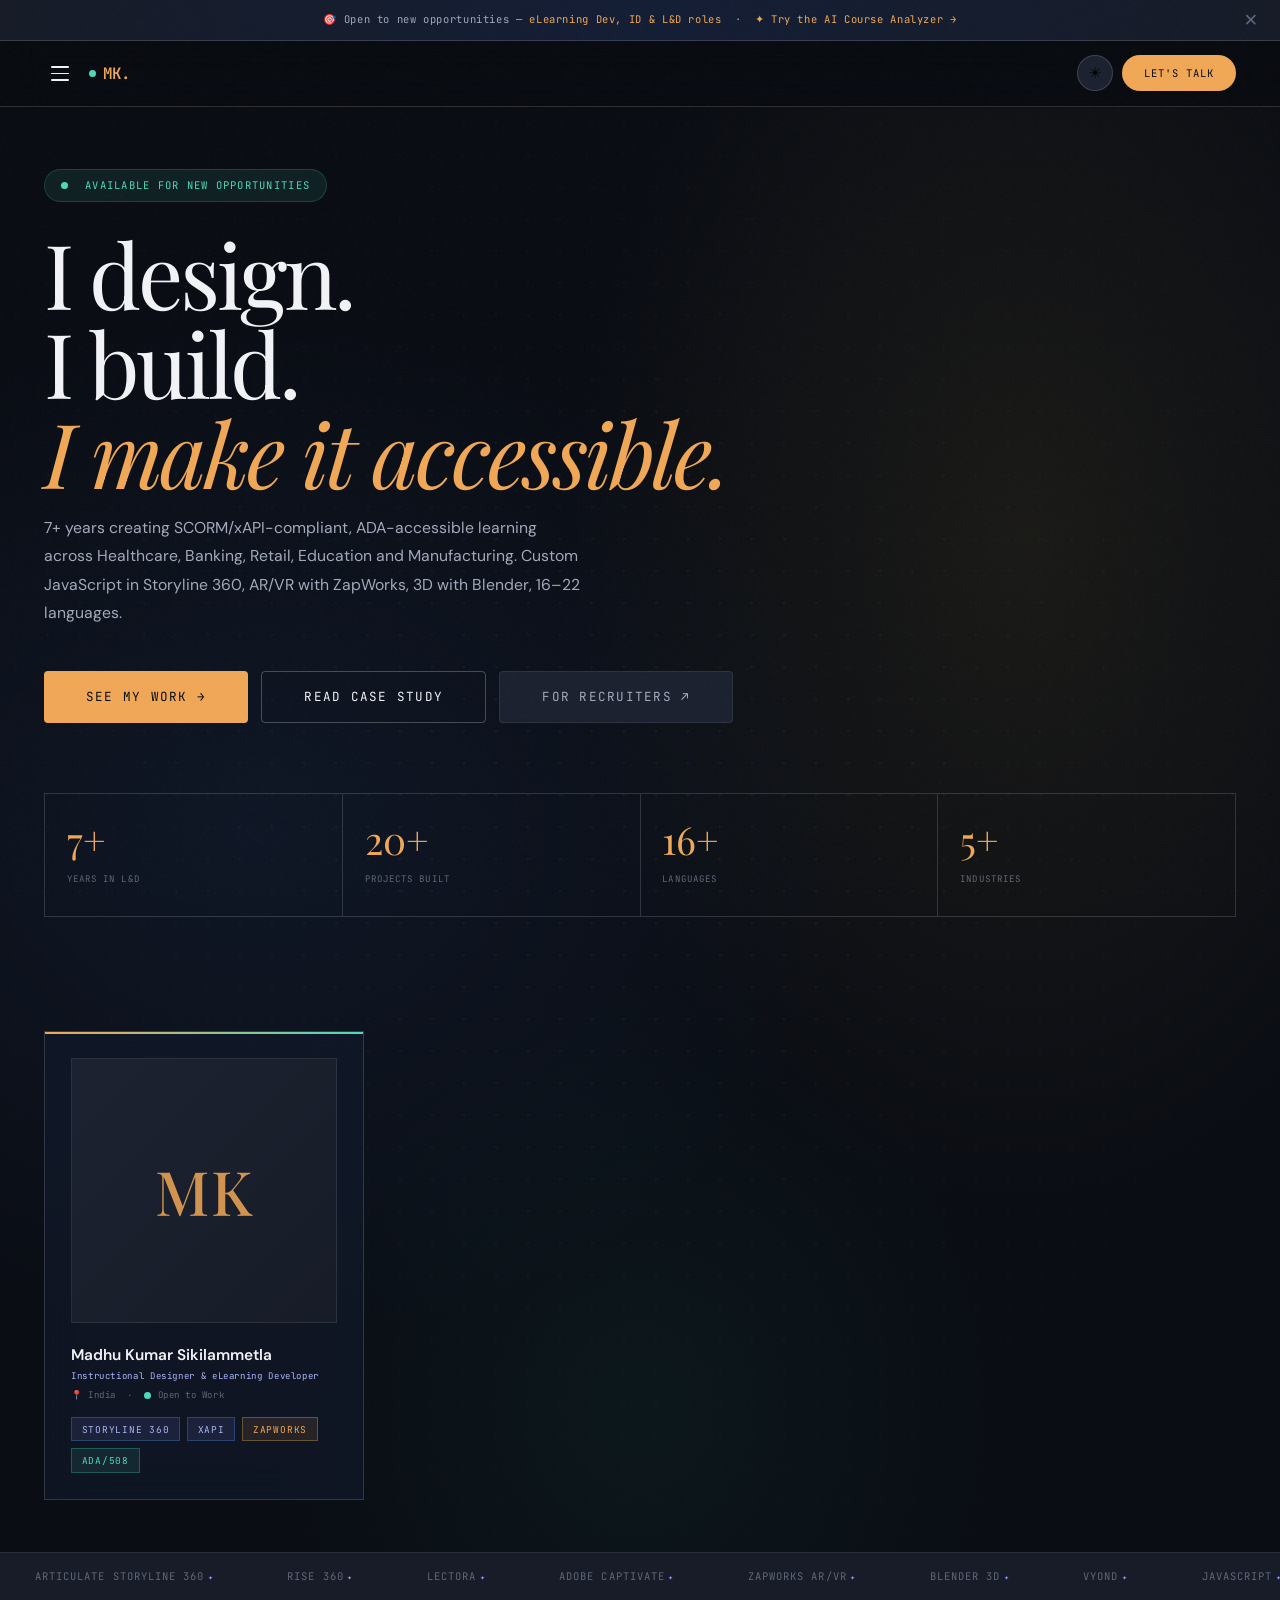
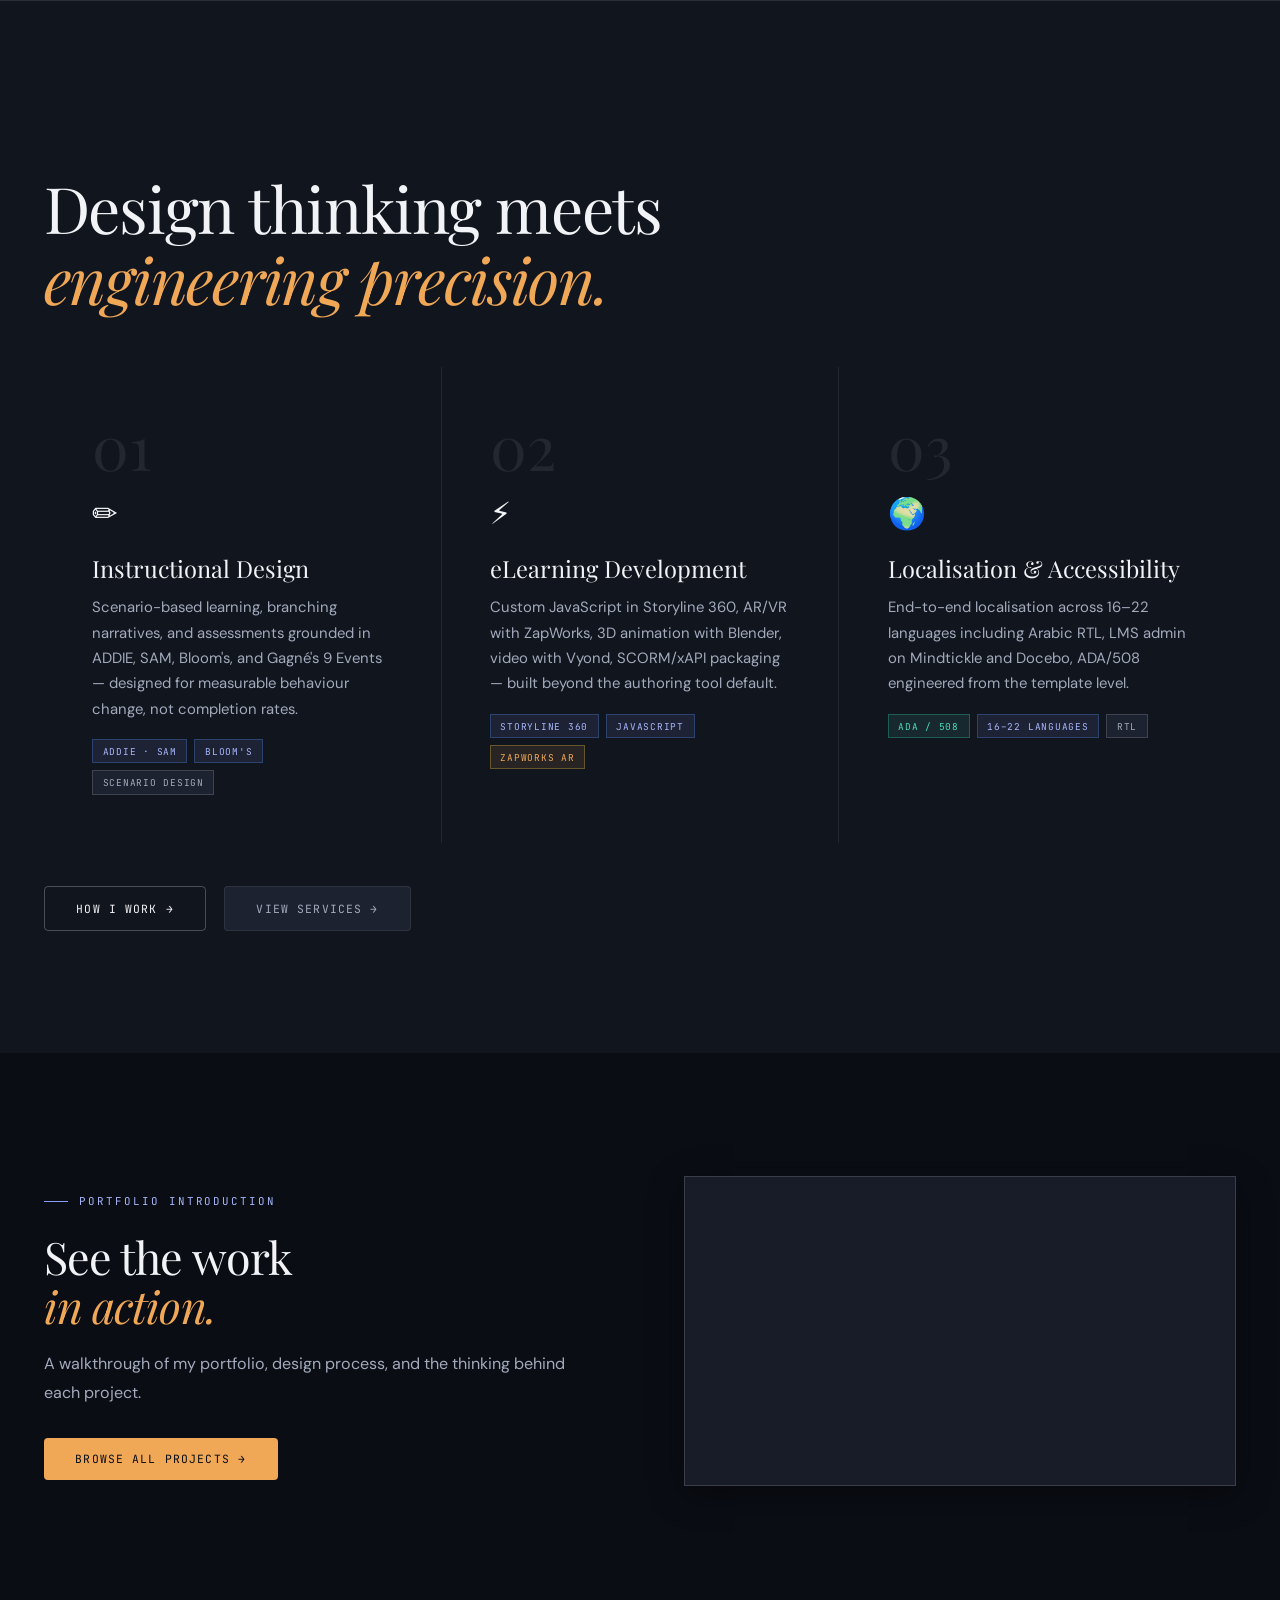
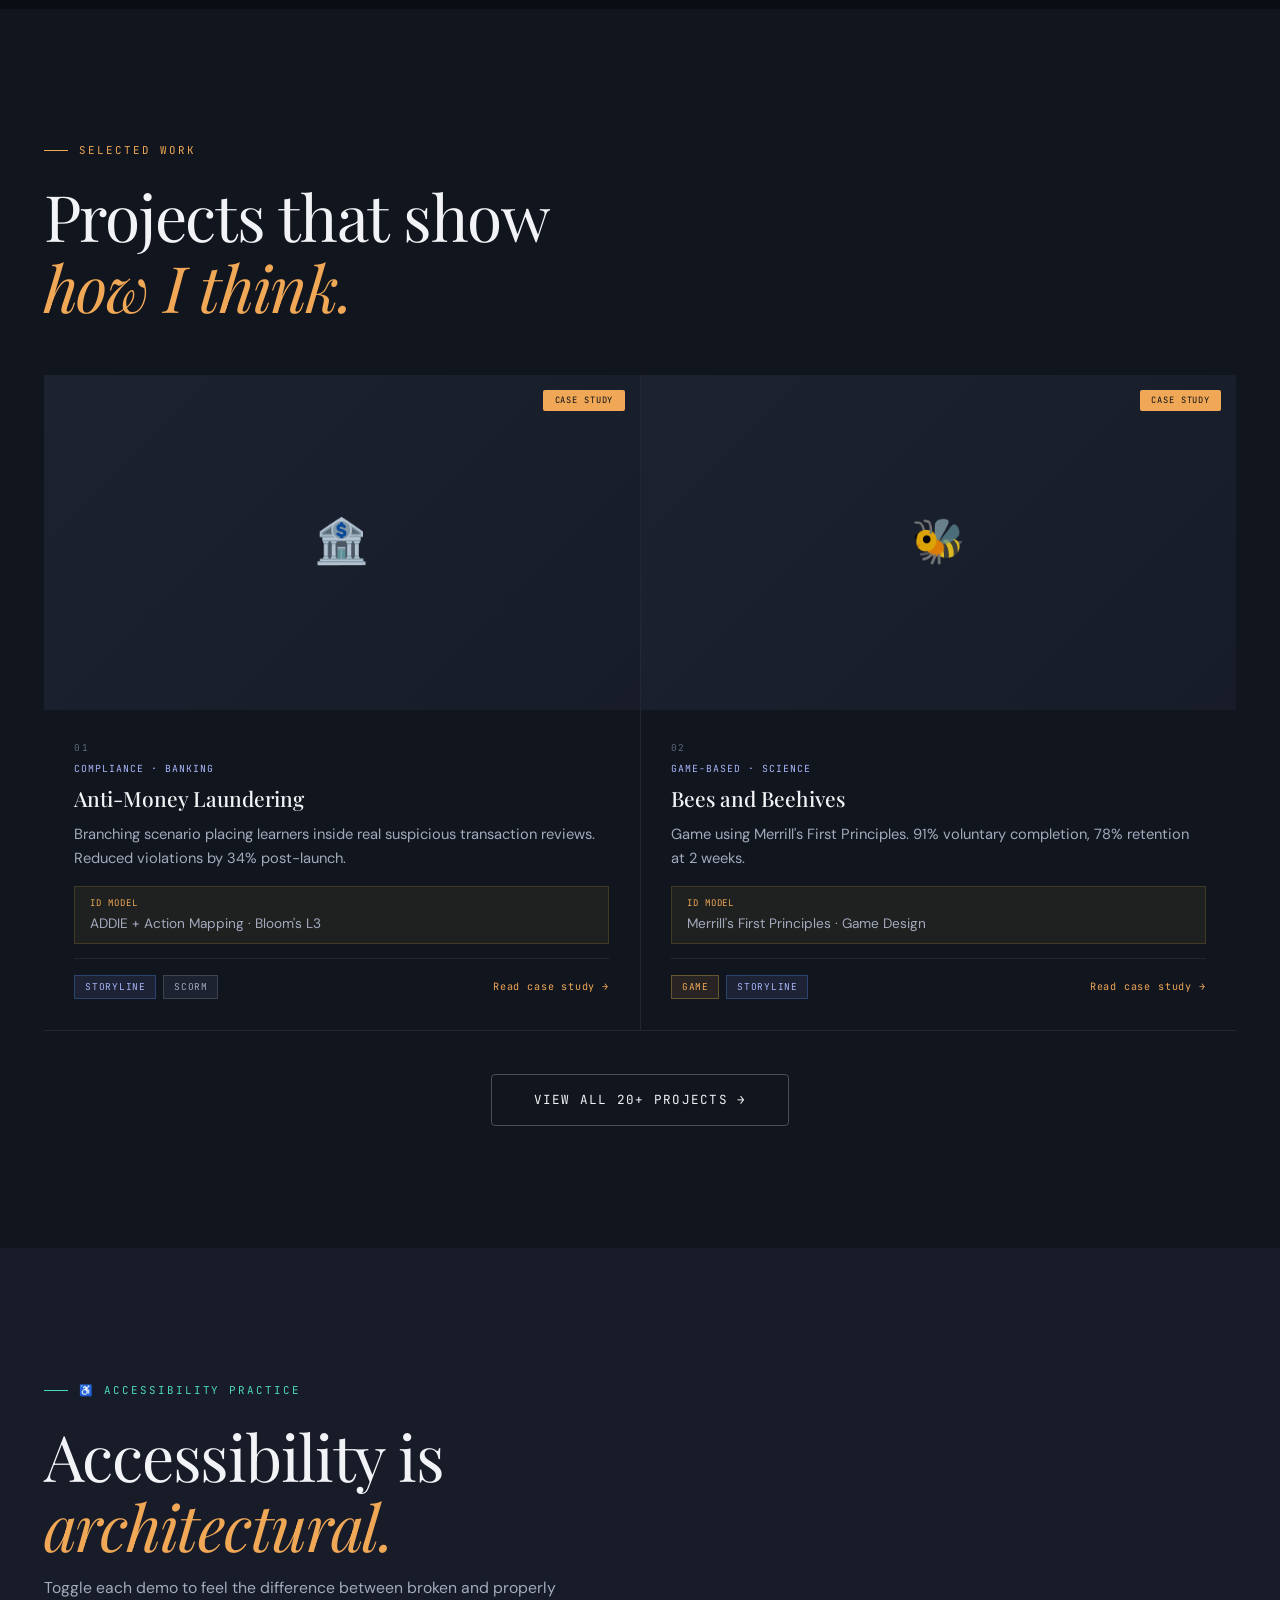
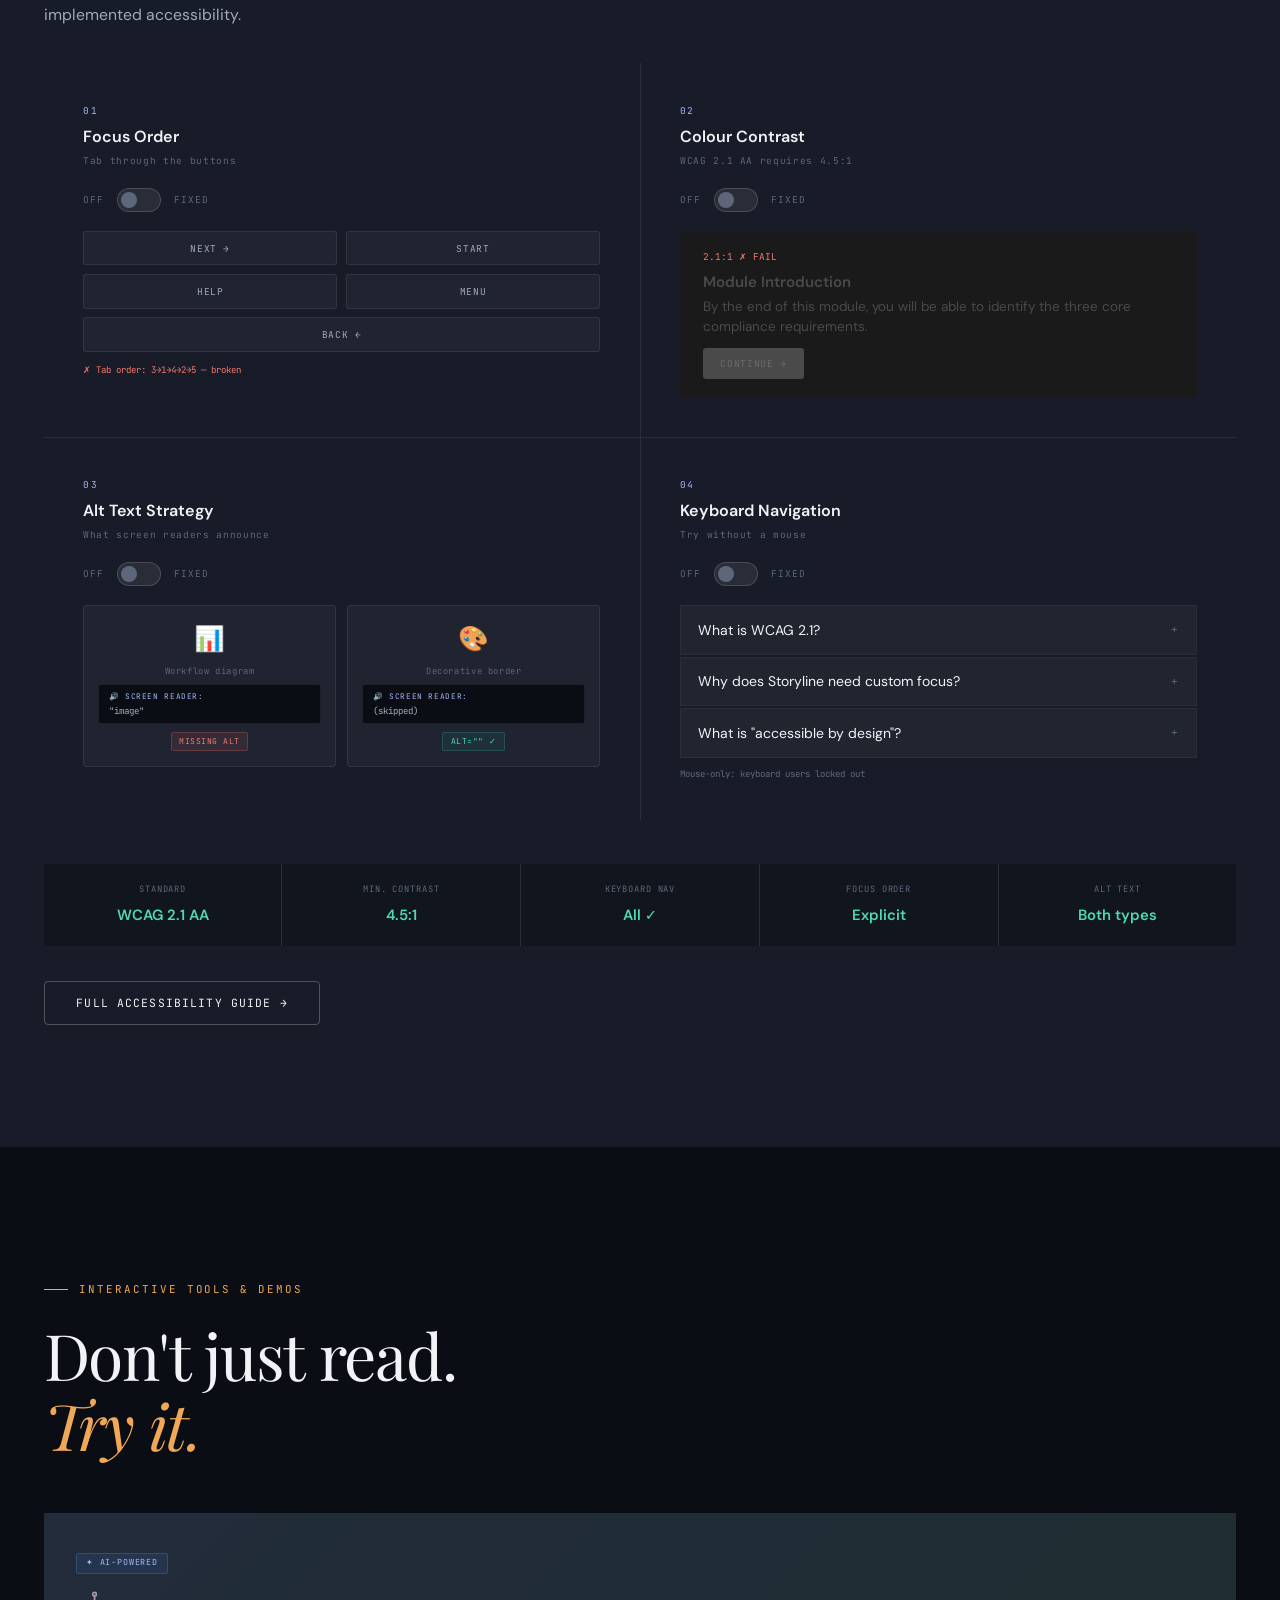
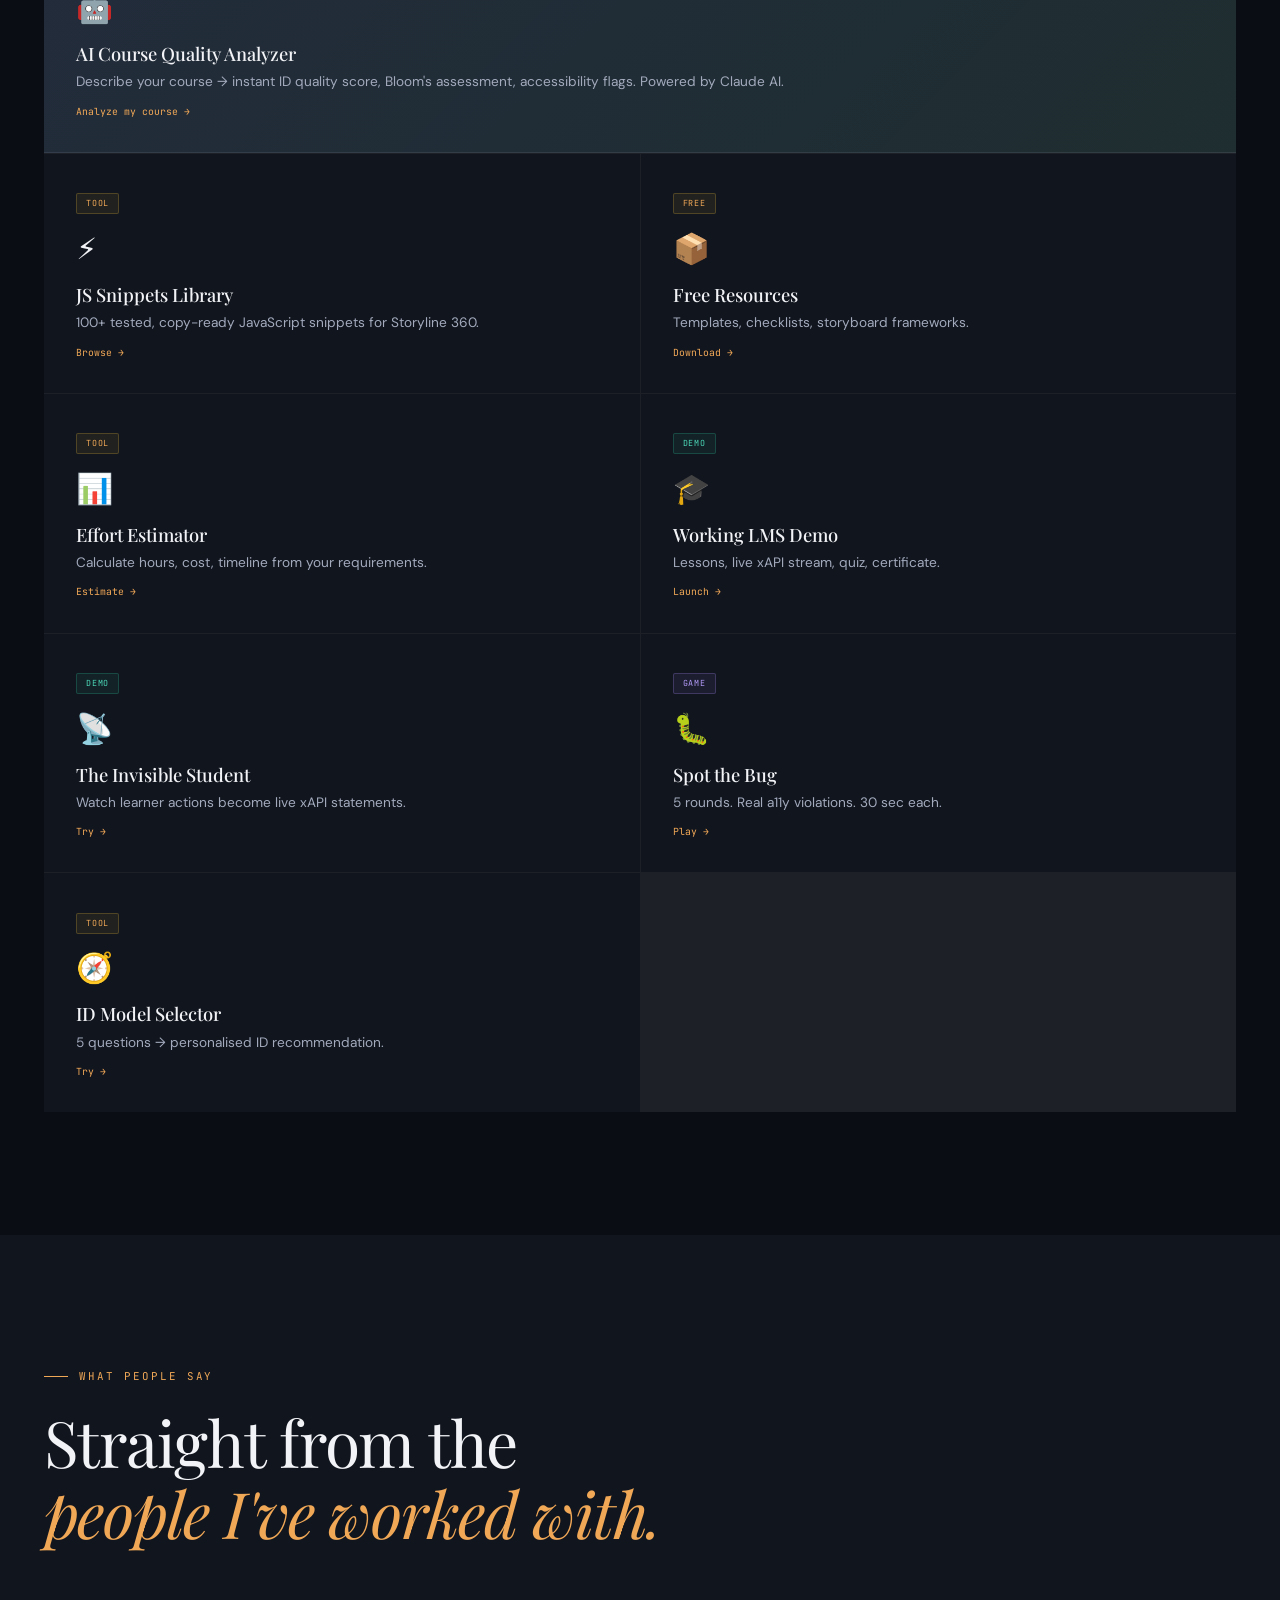
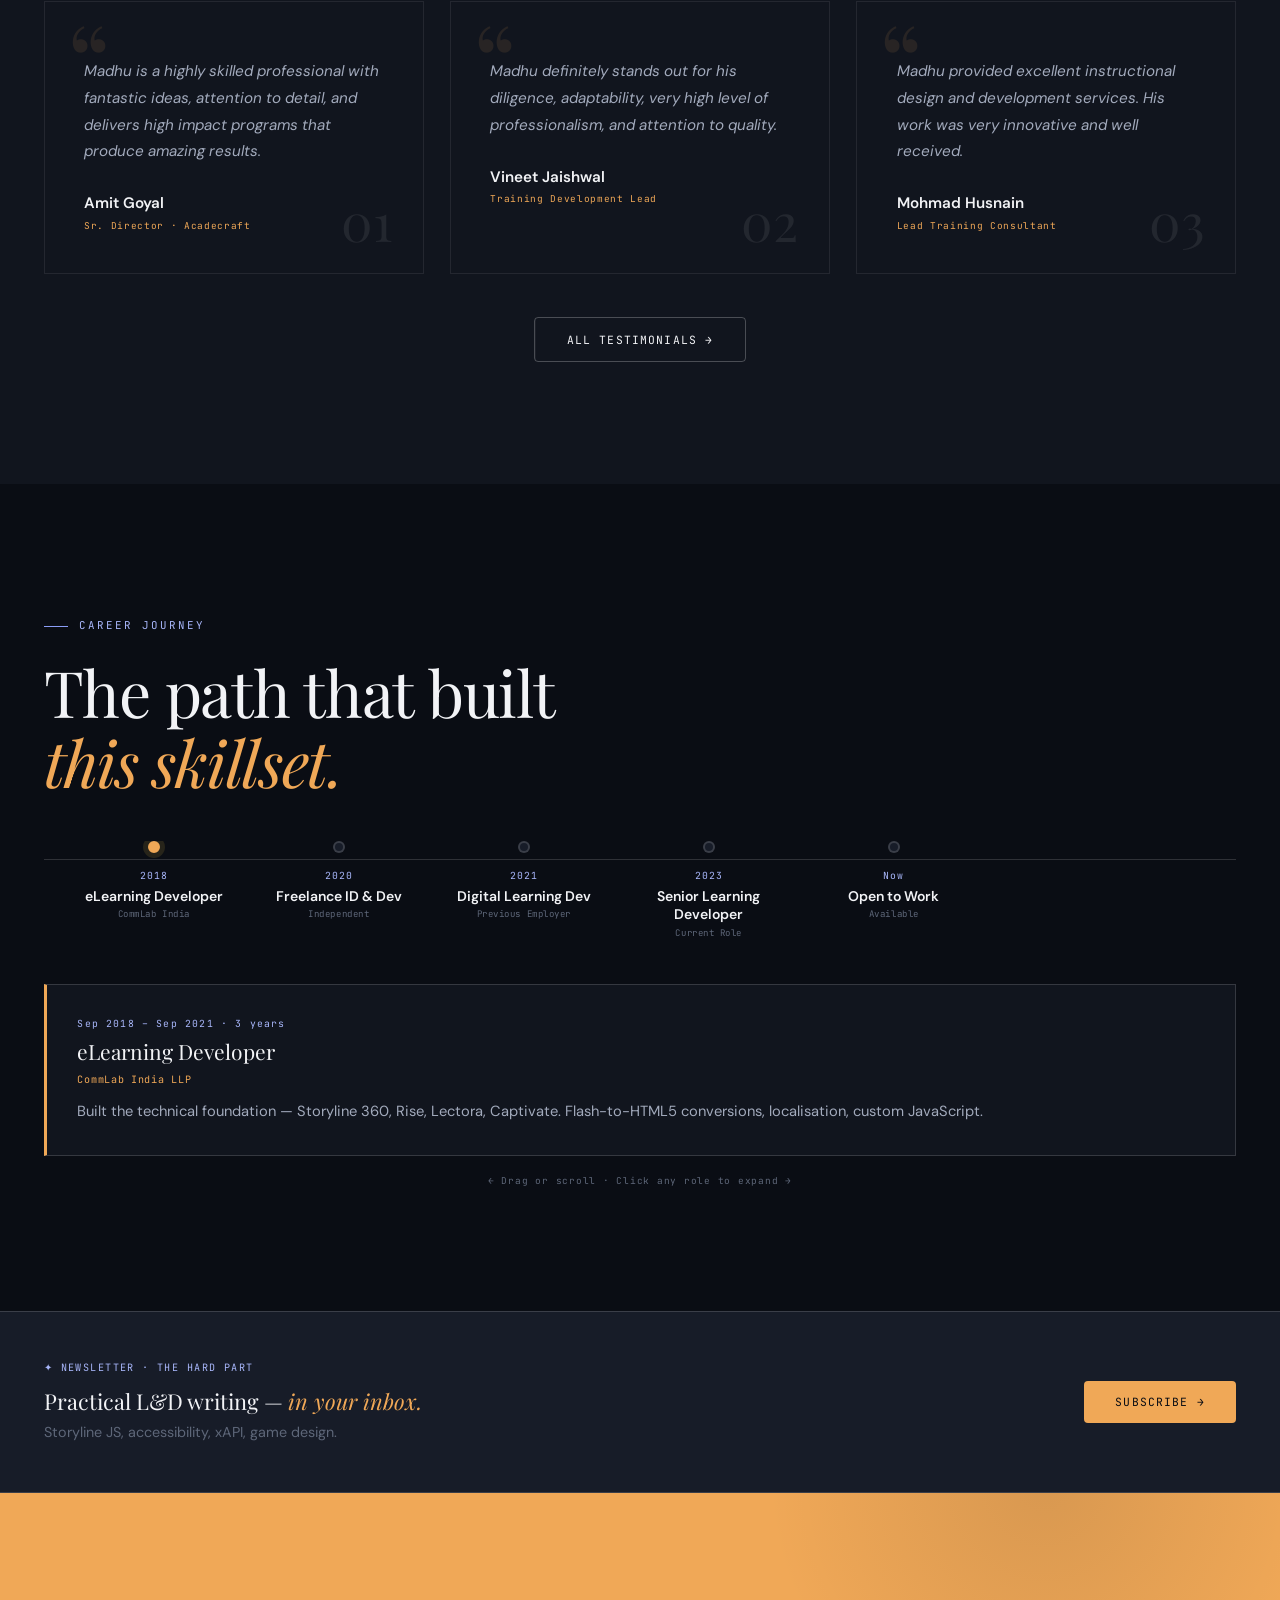
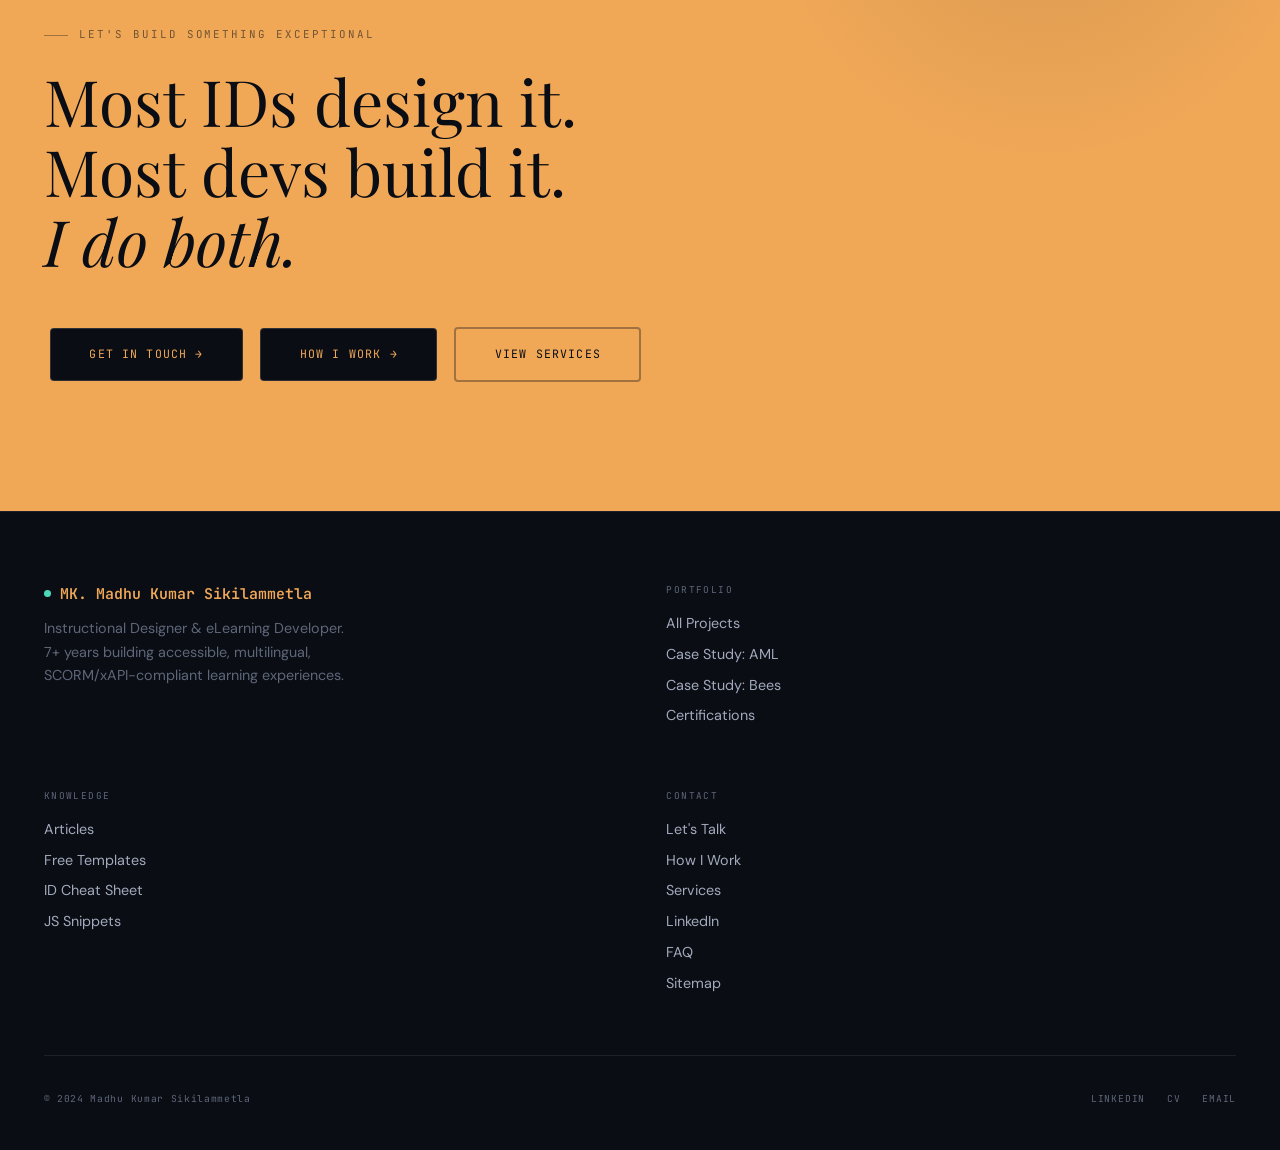
<file: index.html>
<!DOCTYPE html>
<html lang="en" data-theme="dark">
<head>
<meta charset="UTF-8"><meta name="viewport" content="width=device-width,initial-scale=1.0">
<meta name="description" content="Madhu Kumar Sikilammetla — Instructional Designer & eLearning Developer. 7+ years building ADA-accessible, SCORM/xAPI learning experiences.">
<title>Madhu Kumar Sikilammetla | Instructional Designer & eLearning Developer</title>
<link rel="stylesheet" href="style.css">
<style>
.hero{min-height:100vh;display:flex;flex-direction:column;justify-content:center;padding:3.5rem var(--ph) 3rem;position:relative;overflow:hidden}
@media(max-height:580px) and (orientation:landscape){.hero{min-height:auto;padding:5.5rem var(--ph) 2.5rem}.scroll-hint{display:none}}
.hero-mesh{position:absolute;inset:0;pointer-events:none;background:radial-gradient(ellipse 80% 60% at 20% 50%,rgba(79,142,247,.08) 0%,transparent 60%),radial-gradient(ellipse 60% 80% at 80% 30%,rgba(245,200,66,.07) 0%,transparent 60%),radial-gradient(ellipse 50% 50% at 50% 90%,rgba(48,213,168,.05) 0%,transparent 60%)}
.hero-dots{position:absolute;inset:0;pointer-events:none;background-image:radial-gradient(rgba(79,142,247,.1) 1px,transparent 1px);background-size:32px 32px;mask-image:radial-gradient(ellipse 85% 85% at 50% 50%,black 20%,transparent 100%)}
.hero-inner{display:grid;grid-template-columns:1fr 300px;gap:4rem;align-items:center;position:relative;z-index:1;max-width:1300px}
.hero-h1{font-family:var(--serif);font-size:clamp(2.5rem,7vw,7.5rem);font-weight:400;line-height:1.0;letter-spacing:-.035em;margin-bottom:1rem}
.hero-h1 span{display:block;color:var(--text)}
.hero-h1 .l3{font-style:italic;color:var(--gold)}
.hero-sub{font-family:var(--sans);font-size:clamp(.9rem,1.2vw,1.05rem);line-height:1.8;color:var(--text2);max-width:540px;margin-bottom:2.5rem}
.hero-actions{display:flex;gap:.75rem;flex-wrap:wrap;margin-bottom:4rem}
.stats-row{display:grid;grid-template-columns:repeat(4,1fr);border-top:1px solid var(--border2);border-left:1px solid var(--border2)}
.stat{padding:1.5rem 1.25rem;border-right:1px solid var(--border2);border-bottom:1px solid var(--border2)}
.stat-n{font-family:var(--serif);font-size:clamp(2rem,3vw,2.8rem);font-weight:300;color:var(--gold);line-height:1;display:block;margin-bottom:.2rem}
.stat-l{font-family:var(--mono);font-size:.52rem;letter-spacing:.12em;text-transform:uppercase;color:var(--muted)}
.hero-card{background:rgba(19,27,46,.6);backdrop-filter:blur(20px);border:1px solid var(--border2);padding:1.5rem;position:relative;overflow:hidden}
.hero-card::before{content:'';position:absolute;top:0;left:0;right:0;height:2px;background:linear-gradient(90deg,var(--gold),var(--teal))}
.hero-card-img{width:100%;aspect-ratio:1;object-fit:cover;display:block;margin-bottom:1.1rem;border:1px solid var(--border)}
.hero-photo-placeholder{background:linear-gradient(135deg,var(--surface) 0%,var(--bg3) 100%);display:flex;align-items:center;justify-content:center}
.hero-photo-placeholder span{font-family:var(--serif);font-size:3.5rem;font-weight:500;color:var(--gold);opacity:.85;letter-spacing:.02em}
.hero-card-name{font-family:var(--sans);font-size:.88rem;font-weight:600;color:var(--text);margin-bottom:.15rem}
.hero-card-role{font-family:var(--mono);font-size:.52rem;letter-spacing:.07em;color:var(--blue2);margin-bottom:.3rem;line-height:1.4}
.hero-card-loc{font-family:var(--mono);font-size:.52rem;letter-spacing:.06em;color:var(--muted);margin-bottom:.85rem}
.scroll-hint{position:absolute;bottom:2.5rem;left:50%;transform:translateX(-50%);display:flex;flex-direction:column;align-items:center;gap:.5rem;opacity:.4;animation:bounce 2s ease-in-out infinite;z-index:1}
.scroll-hint span{font-family:var(--mono);font-size:.5rem;letter-spacing:.15em;text-transform:uppercase;color:var(--muted)}
.scroll-hint-line{width:1px;height:40px;background:linear-gradient(to bottom,var(--muted),transparent)}
@keyframes bounce{0%,100%{transform:translateX(-50%) translateY(0)}50%{transform:translateX(-50%) translateY(8px)}}
.work-grid{display:grid;grid-template-columns:repeat(2,1fr);gap:1px;background:var(--border);margin-top:3rem}
.pillars{display:grid;grid-template-columns:repeat(3,1fr);gap:1px;background:var(--border)}
.pillar{background:var(--bg2);padding:2.75rem;transition:background .3s;position:relative;overflow:hidden}
.pillar::before{content:'';position:absolute;top:0;left:0;right:0;height:2px;background:linear-gradient(90deg,var(--gold),var(--blue));transform:scaleX(0);transition:transform .4s;transform-origin:left}
.pillar:hover{background:var(--bg3)}.pillar:hover::before{transform:scaleX(1)}
.p-num{font-family:var(--serif);font-size:3.5rem;font-weight:300;color:var(--border);line-height:1;margin-bottom:.75rem}
.p-icon{font-size:1.75rem;margin-bottom:.9rem;display:block}
.p-title{font-family:var(--serif);font-size:1.35rem;font-weight:400;color:var(--text);margin-bottom:.75rem;line-height:1.2}
.p-body{font-family:var(--sans);font-size:.85rem;line-height:1.7;color:var(--text2);margin-bottom:1rem}
.video-split{display:grid;grid-template-columns:1fr 1fr;gap:5rem;align-items:center}
.video-frame{position:relative;width:100%;aspect-ratio:16/9;overflow:hidden;background:var(--bg3);border:1px solid var(--border2);box-shadow:var(--shadow)}
.video-frame iframe{position:absolute;inset:0;width:100%;height:100%;border:none}
.video-frame::before{content:'';position:absolute;inset:-1px;background:linear-gradient(135deg,var(--gold),var(--blue),var(--teal));z-index:-1}
.a11y-grid{display:grid;grid-template-columns:1fr 1fr;gap:1px;background:var(--border)}
.a11y-demo{background:var(--bg3);padding:2.25rem}
.demo-n{font-family:var(--mono);font-size:.54rem;letter-spacing:.16em;color:var(--blue2);margin-bottom:.35rem}
.demo-title{font-family:var(--sans);font-size:.92rem;font-weight:600;color:var(--text);margin-bottom:.2rem}
.demo-sub{font-family:var(--mono);font-size:.54rem;letter-spacing:.07em;color:var(--muted);margin-bottom:1.1rem}
.toggle-wrap{display:flex;align-items:center;gap:.75rem;margin-bottom:1.1rem}
.toggle-lbl{font-family:var(--mono);font-size:.54rem;letter-spacing:.1em;text-transform:uppercase;color:var(--muted)}
.toggle{position:relative;width:44px;height:24px;flex-shrink:0}
.toggle input{opacity:0;width:0;height:0;position:absolute}
.toggle-slider{position:absolute;inset:0;background:rgba(255,255,255,.08);border:1px solid var(--border2);cursor:pointer;transition:.3s;border-radius:24px}
.toggle-slider::before{content:'';position:absolute;left:3px;top:3px;width:16px;height:16px;background:var(--muted);border-radius:50%;transition:.3s}
input:checked+.toggle-slider{background:var(--teal);border-color:var(--teal)}
input:checked+.toggle-slider::before{background:#fff;transform:translateX(20px)}
.fd-grid{display:grid;grid-template-columns:1fr 1fr;gap:.5rem;margin-bottom:.6rem}
.fd-grid button{font-family:var(--mono);font-size:.54rem;letter-spacing:.07em;text-transform:uppercase;padding:.56rem .7rem;border:1px solid var(--border);background:rgba(255,255,255,.04);color:var(--text2);transition:all .2s;border-radius:3px}
.fd-grid button:focus{outline:2px solid var(--gold);outline-offset:2px;background:var(--surface);color:var(--text)}
.cc-card{padding:1rem 1.25rem;transition:all .3s;border:1px solid transparent;border-radius:4px}
.cc-ratio{font-family:var(--mono);font-size:.54rem;margin-bottom:.3rem}
.cc-fail{color:var(--red)}.cc-pass{color:var(--teal)}
.cc-ttl{font-family:var(--sans);font-size:.86rem;font-weight:600;margin-bottom:.2rem}
.cc-txt{font-family:var(--sans);font-size:.77rem;line-height:1.5}
.alt-row{display:flex;gap:.65rem;flex-wrap:wrap}
.alt-item{flex:1;min-width:110px;background:rgba(255,255,255,.04);border:1px solid var(--border);padding:.8rem;text-align:center;border-radius:4px}
.alt-icon{font-size:1.4rem;display:block;margin-bottom:.3rem}
.alt-nm{font-family:var(--mono);font-size:.5rem;letter-spacing:.07em;color:var(--muted);margin-bottom:.25rem}
.alt-sr{background:var(--bg);border:1px solid var(--border);padding:.28rem .55rem;margin-top:.3rem;text-align:left;border-radius:3px}
.alt-sr-lbl{font-family:var(--mono);font-size:.44rem;letter-spacing:.08em;text-transform:uppercase;color:var(--blue2);margin-bottom:.1rem}
.alt-sr-txt{font-family:var(--mono);font-size:.52rem;color:var(--text2)}
.alt-badge{display:inline-block;font-family:var(--mono);font-size:.46rem;letter-spacing:.06em;text-transform:uppercase;padding:.12rem .42rem;border-radius:2px;margin-top:.28rem}
.bfail{background:rgba(242,107,107,.1);color:var(--red);border:1px solid rgba(242,107,107,.25)}
.bpass{background:rgba(48,213,168,.07);color:var(--teal);border:1px solid rgba(48,213,168,.2)}
.kb-acc{display:flex;flex-direction:column;gap:2px}
.kb-item{border:1px solid var(--border);overflow:hidden}
.kb-hdr{padding:.72rem 1rem;font-family:var(--sans);font-size:.8rem;color:var(--text);display:flex;justify-content:space-between;align-items:center;cursor:pointer;background:rgba(255,255,255,.04);transition:background .2s}
.kb-hdr:hover{background:var(--surface)}.kb-hdr.acc:focus{outline:2px solid var(--gold);outline-offset:-2px}
.kb-icn{color:var(--muted);transition:transform .3s;font-size:.68rem}
.kb-item.open .kb-icn{transform:rotate(45deg)}
.kb-body{font-family:var(--sans);font-size:.82rem;color:var(--text2);padding:0 1rem;max-height:0;overflow:hidden;transition:max-height .3s,padding .3s;line-height:1.6}
.kb-item.open .kb-body{max-height:110px;padding:.6rem 1rem}
.a11y-stats{display:grid;grid-template-columns:repeat(5,1fr);gap:1px;background:var(--border);margin-top:2.5rem}
.as-item{background:var(--bg2);padding:1rem;text-align:center}
.as-lbl{font-family:var(--mono);font-size:.5rem;letter-spacing:.1em;text-transform:uppercase;color:var(--muted);display:block;margin-bottom:.25rem}
.as-val{font-family:var(--sans);font-size:.85rem;font-weight:600;color:var(--teal)}
.testi-grid{display:grid;grid-template-columns:repeat(3,1fr);gap:1.5rem;margin-top:3rem}
.r-modal{position:fixed;inset:0;z-index:1000;background:rgba(5,8,17,.96);backdrop-filter:blur(20px);display:none;align-items:center;justify-content:center;padding:1.5rem;overflow-y:auto}
.r-modal.open{display:flex;animation:mfade .25s ease}
.r-box{background:var(--bg3);border:1px solid var(--border2);width:100%;max-width:740px;position:relative;padding:3rem;max-height:90vh;overflow-y:auto;box-shadow:var(--shadow);margin:auto}
.r-close{position:absolute;top:1.25rem;right:1.25rem;background:var(--surface2);border:1px solid var(--border);color:var(--text2);width:34px;height:34px;display:flex;align-items:center;justify-content:center;cursor:pointer;transition:all .2s;border-radius:6px}
.r-close:hover{color:var(--gold);border-color:var(--gold)}
.r-stats{display:grid;grid-template-columns:repeat(4,1fr);gap:1px;background:var(--border);margin-bottom:1.5rem}
.r-stat{background:var(--bg2);padding:1rem .5rem;text-align:center}
.r-stat-n{font-family:var(--serif);font-size:1.6rem;font-weight:300;color:var(--gold);display:block;line-height:1}
.r-stat-l{font-family:var(--mono);font-size:.48rem;letter-spacing:.08em;text-transform:uppercase;color:var(--muted);display:block;margin-top:.25rem}
.r-kws{display:flex;flex-wrap:wrap;gap:.45rem;margin-bottom:1.75rem}
.r-kw{font-family:var(--mono);font-size:.52rem;letter-spacing:.08em;text-transform:uppercase;padding:.22rem .6rem;background:rgba(79,142,247,.08);color:var(--blue2);border:1px solid rgba(79,142,247,.22);border-radius:3px}
.r-cards{display:grid;grid-template-columns:1fr 1fr;gap:1px;background:var(--border);margin-bottom:1.75rem}
.r-card{background:var(--bg2);padding:1.4rem}
.r-ci{font-size:1.35rem;display:block;margin-bottom:.45rem}
.r-ct{font-family:var(--sans);font-size:.86rem;font-weight:600;color:var(--text);margin-bottom:.2rem}
.r-cb{font-family:var(--sans);font-size:.77rem;color:var(--text2);line-height:1.5}
.r-cs{font-family:var(--mono);font-size:.56rem;color:var(--gold);margin-top:.28rem}
.nl-modal{position:fixed;inset:0;z-index:1001;background:rgba(5,8,17,.9);backdrop-filter:blur(16px);display:none;align-items:flex-end;justify-content:center;padding:1.5rem}
.nl-modal.open{display:flex;animation:nlup .35s ease}
@keyframes nlup{from{opacity:0;transform:translateY(30px)}to{opacity:1;transform:translateY(0)}}
.nl-box{background:var(--bg3);border:1px solid var(--border2);width:100%;max-width:520px;padding:2.25rem;position:relative;box-shadow:var(--shadow)}
.nl-close{position:absolute;top:.9rem;right:.9rem;background:none;border:none;color:var(--muted);font-size:1.1rem;cursor:pointer;transition:color .2s}
.nl-close:hover{color:var(--text)}
.nl-pts{list-style:none;display:flex;flex-direction:column;gap:.3rem;margin-bottom:1.1rem}
.nl-pts li{font-family:var(--sans);font-size:.81rem;color:var(--text2);display:flex;align-items:center;gap:.5rem}
.nl-pts li::before{content:'✓';color:var(--teal);font-family:var(--mono);font-size:.63rem;flex-shrink:0}
.nl-form{display:flex;gap:.6rem;flex-wrap:wrap;margin-bottom:.6rem}
.nl-inp{flex:1;min-width:155px;font-family:var(--sans);font-size:.9rem;background:var(--bg2);border:1px solid var(--border2);color:var(--text);padding:.75rem 1rem;outline:none;transition:all .2s;border-radius:4px}
.nl-inp:focus{border-color:var(--blue);box-shadow:0 0 0 3px rgba(79,142,247,.1)}
.nl-skip{font-family:var(--mono);font-size:.56rem;letter-spacing:.07em;color:var(--muted);background:none;border:none;cursor:pointer;padding:0;display:block;margin-top:.25rem;transition:color .2s}
.nl-skip:hover{color:var(--text)}
@media(max-width:1280px){.hero-inner{grid-template-columns:1fr}.hero-card{max-width:320px;margin-top:2.5rem}}
@media(max-width:900px){.video-split{grid-template-columns:1fr;gap:2.5rem}.testi-grid{grid-template-columns:1fr 1fr}.a11y-grid{grid-template-columns:1fr}.a11y-stats{grid-template-columns:repeat(3,1fr)}}
@media(max-width:768px){.hero{padding-top:2rem}.stats-row{grid-template-columns:1fr 1fr}.stat:nth-child(2){border-right:1px solid var(--border2)}.stat:nth-child(even){border-right:none}.pillars{grid-template-columns:1fr}.work-grid{grid-template-columns:1fr}.testi-grid{grid-template-columns:1fr}.r-cards{grid-template-columns:1fr}.a11y-stats{grid-template-columns:1fr 1fr}}
@media(max-width:480px){.hero-h1{font-size:2.2rem}.hero-actions{gap:.5rem}.hero-actions .btn{padding:.78rem 1.15rem;font-size:.62rem}.nl-form{flex-direction:column}.a11y-stats{grid-template-columns:1fr 1fr}}
</style>
</head>
<body>
<div class="progress-bar"></div>
<button class="btt" aria-label="Back to top">↑</button>

<div class="announce-bar" id="abar" style="background:linear-gradient(90deg,var(--bg3) 0%,#141E35 50%,var(--bg3) 100%);border-bottom:1px solid var(--border2);padding:.65rem var(--ph);display:flex;align-items:center;justify-content:center;gap:1rem;position:relative;z-index:850;flex-wrap:wrap">
  <span style="font-family:var(--mono);font-size:.6rem;letter-spacing:.06em;color:var(--text2);text-align:center">🎯 Open to new opportunities — <a href="contact.html" style="color:var(--gold);text-underline-offset:3px">eLearning Dev, ID &amp; L&D roles</a> &nbsp;·&nbsp; <a href="ai-analyzer.html" style="color:var(--gold);text-underline-offset:3px">✦ Try the AI Course Analyzer →</a></span>
  <button onclick="this.parentElement.style.display='none'" style="color:var(--muted);font-size:1rem;cursor:pointer;position:absolute;right:.85rem;top:50%;transform:translateY(-50%);padding:.25rem .4rem;background:none;border:none">✕</button>
</div>

<nav>
  <button class="nav-ham" aria-label="Open menu"><span></span><span></span><span></span></button>
  <a class="nav-logo" href="index.html"><span class="logo-pulse"></span>MK.</a>
  <div class="nav-spacer"></div>
  <ul class="nav-links">
    <li>
      <button>Work <span class="nav-chevron">▾</span></button>
      <div class="nav-dd">
        <a href="work.html"><span class="dd-icon">🗂️</span>All Projects</a>
        <a href="case-study-aml.html"><span class="dd-icon">📋</span>Case Study: AML</a>
        <a href="case-study-bees.html"><span class="dd-icon">🐝</span>Case Study: Bees</a>
      </div>
    </li>
    <li>
      <button>About <span class="nav-chevron">▾</span></button>
      <div class="nav-dd">
        <a href="about.html"><span class="dd-icon">👤</span>About Me</a>
        <a href="buzz.html"><span class="dd-icon">💬</span>Buzz &amp; Testimonials</a>
        <a href="certifications.html"><span class="dd-icon">🎓</span>Certifications</a>
      </div>
    </li>
    <li><a href="process.html">Process</a></li>
    <li><a href="services.html">Services</a></li>
    <li>
      <button>Knowledge <span class="nav-chevron">▾</span></button>
      <div class="nav-dd">
        <a href="articles.html"><span class="dd-icon">✍️</span>Articles</a>
        <a href="id-frameworks.html"><span class="dd-icon">🧭</span>ID Cheat Sheet</a>
        <a href="resources.html"><span class="dd-icon">📦</span>Free Resources</a>
        <a href="glossary.html"><span class="dd-icon">📖</span>Glossary</a>
        <a href="sitemap.html"><span class="dd-icon">🗺️</span>Sitemap</a>
      </div>
    </li>
    <li>
      <button>Tools <span class="nav-chevron">▾</span></button>
      <div class="nav-mega">
        <div class="nav-mega-col">
          <span class="nav-mega-title">AI &amp; Demos</span>
          <a href="ai-analyzer.html"><span class="dd-icon">🤖</span>AI Course Analyzer<span class="dd-new">New</span></a>
          <a href="lms-demo.html"><span class="dd-icon">🎓</span>LMS Demo</a>
          <a href="demo-xapi.html"><span class="dd-icon">📡</span>xAPI Demo</a>
          <a href="demo-storyboard.html"><span class="dd-icon">🗂️</span>Storyboard Gen</a>
          <a href="demo-template.html"><span class="dd-icon">🔧</span>Patterns</a>
        </div>
        <div class="nav-mega-col">
          <span class="nav-mega-title">Reference Tools</span>
          <a href="sl-snippets.html"><span class="dd-icon">⚡</span>JS Snippets</a>
          <a href="accessibility-guide.html"><span class="dd-icon">♿</span>A11y Guide</a>
          <a href="effort-estimator.html"><span class="dd-icon">📊</span>Effort Estimator</a>
          <a href="spot-the-bug.html"><span class="dd-icon">🐛</span>Spot the Bug</a>
          <a href="id-model-selector.html"><span class="dd-icon">🧭</span>ID Selector</a>
        </div>
      </div>
    </li>
  </ul>
  <button class="theme-toggle" onclick="toggleTheme()" aria-label="Toggle theme">☀️</button>
  <a href="contact.html" class="nav-cta">Let's Talk</a>
</nav>
<div class="mobile-menu">
  <span class="mob-section-title">Portfolio</span>
  <a href="index.html"><span class="dd-icon">🏠</span>Home</a>
  <a href="work.html"><span class="dd-icon">🗂️</span>All Projects</a>
  <a href="case-study-aml.html"><span class="dd-icon">📋</span>Case Study: AML</a>
  <a href="case-study-bees.html"><span class="dd-icon">🐝</span>Case Study: Bees</a>
  <span class="mob-section-title">About</span>
  <a href="about.html"><span class="dd-icon">👤</span>About Me</a>
  <a href="buzz.html"><span class="dd-icon">💬</span>Buzz &amp; Testimonials</a>
  <a href="certifications.html"><span class="dd-icon">🎓</span>Certifications</a>
  <span class="mob-section-title">Services</span>
  <a href="process.html"><span class="dd-icon">⚙️</span>Process</a>
  <a href="services.html"><span class="dd-icon">📋</span>Services</a>
  <span class="mob-section-title">Knowledge</span>
  <a href="articles.html"><span class="dd-icon">✍️</span>Articles</a>
  <a href="id-frameworks.html"><span class="dd-icon">🧭</span>ID Cheat Sheet</a>
  <a href="resources.html"><span class="dd-icon">📦</span>Free Resources</a>
  <a href="glossary.html"><span class="dd-icon">📖</span>Glossary</a>
  <span class="mob-section-title">Tools &amp; Demos</span>
  <a href="ai-analyzer.html"><span class="dd-icon">🤖</span>AI Course Analyzer</a>
  <a href="sl-snippets.html"><span class="dd-icon">⚡</span>JS Snippets</a>
  <a href="lms-demo.html"><span class="dd-icon">🎓</span>LMS Demo</a>
  <a href="accessibility-guide.html"><span class="dd-icon">♿</span>A11y Guide</a>
  <a href="effort-estimator.html"><span class="dd-icon">📊</span>Effort Estimator</a>
  <a href="spot-the-bug.html"><span class="dd-icon">🐛</span>Spot the Bug</a>
  <a href="demo-xapi.html"><span class="dd-icon">📡</span>xAPI Demo</a>
  <a href="demo-storyboard.html"><span class="dd-icon">🗂️</span>Storyboard Gen</a>
  <a href="id-model-selector.html"><span class="dd-icon">🧭</span>ID Selector</a>
  <a href="demo-template.html"><span class="dd-icon">🔧</span>Patterns</a>
  <span class="mob-section-title">Contact</span>
  <a href="faq.html"><span class="dd-icon">❓</span>FAQ</a>
  <a href="sitemap.html"><span class="dd-icon">🗺️</span>Sitemap</a>
  <a href="contact.html"><span class="dd-icon">✉️</span>Let's Talk</a>
</div>

<section class="hero">
  <div class="hero-mesh"></div><div class="hero-dots"></div>
  <div class="hero-inner">
    <div>
      <div class="avail-pill reveal"><span class="dot-avail"></span>Available for new opportunities</div>
      <h1 class="hero-h1 reveal d1">
        <span>I design.</span>
        <span>I build.</span>
        <span class="l3">I make it accessible.</span>
      </h1>
      <p class="hero-sub reveal d2">7+ years creating SCORM/xAPI-compliant, ADA-accessible learning across Healthcare, Banking, Retail, Education and Manufacturing. Custom JavaScript in Storyline 360, AR/VR with ZapWorks, 3D with Blender, 16–22 languages.</p>
      <div class="hero-actions reveal d3">
        <a href="work.html" class="btn btn-gold btn-lg">See My Work →</a>
        <a href="case-study-aml.html" class="btn btn-outline btn-lg">Read Case Study</a>
        <button class="btn btn-ghost btn-lg" onclick="openRecruiter()">For Recruiters ↗</button>
      </div>
      <div class="stats-row reveal d3">
        <div class="stat"><span class="stat-n"><span class="counter" data-target="7" data-suffix="+">7+</span></span><span class="stat-l">Years in L&amp;D</span></div>
        <div class="stat"><span class="stat-n"><span class="counter" data-target="20" data-suffix="+">20+</span></span><span class="stat-l">Projects Built</span></div>
        <div class="stat"><span class="stat-n"><span class="counter" data-target="16" data-suffix="+">16+</span></span><span class="stat-l">Languages</span></div>
        <div class="stat"><span class="stat-n"><span class="counter" data-target="5" data-suffix="+">5+</span></span><span class="stat-l">Industries</span></div>
      </div>
    </div>
    <div class="hero-card reveal d2">
      <img class="hero-card-img" id="hero-photo" src="https://lh3.googleusercontent.com/sitesv/[base64]w400" alt="Madhu Kumar Sikilammetla" onerror="this.onerror=null;this.replaceWith(document.getElementById('hero-photo-fallback').content.cloneNode(true).firstElementChild)">
      <template id="hero-photo-fallback"><div class="hero-card-img hero-photo-placeholder"><span>MK</span></div></template>
      <div class="hero-card-name">Madhu Kumar Sikilammetla</div>
      <div class="hero-card-role">Instructional Designer &amp; eLearning Developer</div>
      <div class="hero-card-loc">📍 India &nbsp;·&nbsp; <span class="dot-avail"></span>Open to Work</div>
      <div class="tags"><span class="tag tag-b">Storyline 360</span><span class="tag tag-b">xAPI</span><span class="tag tag-g">ZapWorks</span><span class="tag tag-t">ADA/508</span></div>
    </div>
  </div>
</section>

<div class="ticker-wrap"><div class="ticker-inner">
  <span class="ticker-item">Articulate Storyline 360<span class="ticker-sep">✦</span></span><span class="ticker-item">Rise 360<span class="ticker-sep">✦</span></span><span class="ticker-item">Lectora<span class="ticker-sep">✦</span></span><span class="ticker-item">Adobe Captivate<span class="ticker-sep">✦</span></span><span class="ticker-item">ZapWorks AR/VR<span class="ticker-sep">✦</span></span><span class="ticker-item">Blender 3D<span class="ticker-sep">✦</span></span><span class="ticker-item">Vyond<span class="ticker-sep">✦</span></span><span class="ticker-item">JavaScript<span class="ticker-sep">✦</span></span><span class="ticker-item">xAPI &amp; SCORM<span class="ticker-sep">✦</span></span><span class="ticker-item">ADA / Section 508<span class="ticker-sep">✦</span></span><span class="ticker-item">Mindtickle LMS<span class="ticker-sep">✦</span></span><span class="ticker-item">Docebo LMS<span class="ticker-sep">✦</span></span><span class="ticker-item">Power Automate<span class="ticker-sep">✦</span></span><span class="ticker-item">16–22 Languages<span class="ticker-sep">✦</span></span><span class="ticker-item">Camtasia<span class="ticker-sep">✦</span></span><span class="ticker-item">DominKnow<span class="ticker-sep">✦</span></span>
  <span class="ticker-item">Articulate Storyline 360<span class="ticker-sep">✦</span></span><span class="ticker-item">Rise 360<span class="ticker-sep">✦</span></span><span class="ticker-item">Lectora<span class="ticker-sep">✦</span></span><span class="ticker-item">Adobe Captivate<span class="ticker-sep">✦</span></span><span class="ticker-item">ZapWorks AR/VR<span class="ticker-sep">✦</span></span><span class="ticker-item">Blender 3D<span class="ticker-sep">✦</span></span><span class="ticker-item">Vyond<span class="ticker-sep">✦</span></span><span class="ticker-item">JavaScript<span class="ticker-sep">✦</span></span><span class="ticker-item">xAPI &amp; SCORM<span class="ticker-sep">✦</span></span><span class="ticker-item">ADA / Section 508<span class="ticker-sep">✦</span></span><span class="ticker-item">Mindtickle LMS<span class="ticker-sep">✦</span></span><span class="ticker-item">Docebo LMS<span class="ticker-sep">✦</span></span><span class="ticker-item">Power Automate<span class="ticker-sep">✦</span></span><span class="ticker-item">16–22 Languages<span class="ticker-sep">✦</span></span><span class="ticker-item">Camtasia<span class="ticker-sep">✦</span></span><span class="ticker-item">DominKnow<span class="ticker-sep">✦</span></span>
</div></div>

<section class="section section-alt">
  <div class="eyebrow reveal">What I Do</div>
  <h2 class="display reveal d1">Design thinking meets<br><em>engineering precision.</em></h2>
  <div class="pillars" style="margin-top:3rem">
    <div class="pillar reveal d1"><div class="p-num">01</div><span class="p-icon">✏️</span><h3 class="p-title">Instructional Design</h3><p class="p-body">Scenario-based learning, branching narratives, and assessments grounded in ADDIE, SAM, Bloom's, and Gagné's 9 Events — designed for measurable behaviour change, not completion rates.</p><div class="tags"><span class="tag tag-b">ADDIE · SAM</span><span class="tag tag-b">Bloom's</span><span class="tag">Scenario Design</span></div></div>
    <div class="pillar reveal d2"><div class="p-num">02</div><span class="p-icon">⚡</span><h3 class="p-title">eLearning Development</h3><p class="p-body">Custom JavaScript in Storyline 360, AR/VR with ZapWorks, 3D animation with Blender, video with Vyond, SCORM/xAPI packaging — built beyond the authoring tool default.</p><div class="tags"><span class="tag tag-b">Storyline 360</span><span class="tag tag-b">JavaScript</span><span class="tag tag-g">ZapWorks AR</span></div></div>
    <div class="pillar reveal d3"><div class="p-num">03</div><span class="p-icon">🌍</span><h3 class="p-title">Localisation &amp; Accessibility</h3><p class="p-body">End-to-end localisation across 16–22 languages including Arabic RTL, LMS admin on Mindtickle and Docebo, ADA/508 engineered from the template level.</p><div class="tags"><span class="tag tag-t">ADA / 508</span><span class="tag tag-b">16–22 Languages</span><span class="tag">RTL</span></div></div>
  </div>
  <div style="display:flex;gap:1rem;margin-top:2.5rem;flex-wrap:wrap"><a href="process.html" class="btn btn-outline">How I Work →</a><a href="services.html" class="btn btn-ghost">View Services →</a></div>
</section>

<section class="section">
  <div class="video-split">
    <div class="reveal"><div class="eyebrow">Portfolio Introduction</div><h2 class="display d1" style="font-size:clamp(1.8rem,3.5vw,3rem)">See the work<br><em>in action.</em></h2><p style="font-family:var(--sans);font-size:.92rem;line-height:1.8;color:var(--text2);margin:1.1rem 0 1.75rem">A walkthrough of my portfolio, design process, and the thinking behind each project.</p><a href="work.html" class="btn btn-gold">Browse All Projects →</a></div>
    <div class="reveal d2"><div class="video-frame"><iframe src="https://www.youtube.com/embed/dysL1f70cvQ?rel=0&modestbranding=1" title="Portfolio Introduction" allow="accelerometer;autoplay;clipboard-write;encrypted-media;gyroscope;picture-in-picture" allowfullscreen loading="lazy"></iframe></div></div>
  </div>
</section>

<section class="section section-alt">
  <div class="eyebrow reveal g">Selected Work</div>
  <h2 class="display reveal d1">Projects that show<br><em>how I think.</em></h2>
  <div class="work-grid">
    <div class="proj-card reveal d1" onclick="location.href='case-study-aml.html'" style="cursor:pointer">
      <div class="case-study-tag">Case Study</div>
      <div class="proj-thumb"><img src="https://lh3.googleusercontent.com/sitesv/[base64]w640" alt="AML" loading="lazy" onerror="this.src='https://images.unsplash.com/photo-1554224155-6726b3ff858f?w=640&q=70';this.onerror=function(){this.replaceWith(Object.assign(document.createElement('div'),{className:'proj-thumb-fallback',innerHTML:'<span>🏦</span>'}))}"><div class="proj-overlay"><span style="font-family:var(--mono);font-size:.6rem;letter-spacing:.1em;text-transform:uppercase;color:var(--gold)">Read Case Study →</span></div></div>
      <div class="proj-body"><div class="proj-num">01</div><div class="proj-cat">Compliance · Banking</div><div class="proj-title">Anti-Money Laundering</div><div class="proj-desc">Branching scenario placing learners inside real suspicious transaction reviews. Reduced violations by 34% post-launch.</div><div class="proj-id"><div class="proj-id-lbl">ID Model</div><div class="proj-id-val">ADDIE + Action Mapping · Bloom's L3</div></div><div class="proj-footer"><div class="tags"><span class="tag tag-b">Storyline</span><span class="tag">SCORM</span></div><div class="proj-arrow">Read case study →</div></div></div>
    </div>
    <div class="proj-card reveal d2" onclick="location.href='case-study-bees.html'" style="cursor:pointer">
      <div class="case-study-tag">Case Study</div>
      <div class="proj-thumb"><img src="https://lh3.googleusercontent.com/sitesv/[base64]w640" alt="Bees" loading="lazy" onerror="this.src='https://images.unsplash.com/photo-1516321497487-e288fb19713f?w=640&q=70';this.onerror=function(){this.replaceWith(Object.assign(document.createElement('div'),{className:'proj-thumb-fallback',innerHTML:'<span>🐝</span>'}))}"><div class="proj-overlay"><span style="font-family:var(--mono);font-size:.6rem;letter-spacing:.1em;text-transform:uppercase;color:var(--gold)">Read Case Study →</span></div></div>
      <div class="proj-body"><div class="proj-num">02</div><div class="proj-cat">Game-Based · Science</div><div class="proj-title">Bees and Beehives</div><div class="proj-desc">Game using Merrill's First Principles. 91% voluntary completion, 78% retention at 2 weeks.</div><div class="proj-id"><div class="proj-id-lbl">ID Model</div><div class="proj-id-val">Merrill's First Principles · Game Design</div></div><div class="proj-footer"><div class="tags"><span class="tag tag-g">Game</span><span class="tag tag-b">Storyline</span></div><div class="proj-arrow">Read case study →</div></div></div>
    </div>
  </div>
  <div style="text-align:center;margin-top:2.5rem"><a href="work.html" class="btn btn-outline btn-lg">View All 20+ Projects →</a></div>
</section>

<section class="section section-dark">
  <div class="eyebrow reveal t">♿ Accessibility Practice</div>
  <h2 class="display reveal d1">Accessibility is<br><em>architectural.</em></h2>
  <p style="font-family:var(--sans);font-size:.9rem;color:var(--text2);max-width:560px;margin:.75rem 0 2rem;line-height:1.7" class="reveal d2">Toggle each demo to feel the difference between broken and properly implemented accessibility.</p>
  <div class="a11y-grid reveal">
    <div class="a11y-demo"><div class="demo-n">01</div><div class="demo-title">Focus Order</div><div class="demo-sub">Tab through the buttons</div>
      <div class="toggle-wrap"><span class="toggle-lbl">Off</span><label class="toggle"><input type="checkbox" id="fo-t"><span class="toggle-slider"></span></label><span class="toggle-lbl">Fixed</span></div>
      <div class="fd-grid" id="fo-demo"><button tabindex="3">Next →</button><button tabindex="1">Start</button><button tabindex="4">Help</button><button tabindex="2">Menu</button><button tabindex="5" style="grid-column:span 2">Back ←</button></div>
      <div style="font-family:var(--mono);font-size:.52rem;margin-top:.5rem;color:var(--red)" id="fo-s">✗ Tab order: 3→1→4→2→5 — broken</div>
    </div>
    <div class="a11y-demo"><div class="demo-n">02</div><div class="demo-title">Colour Contrast</div><div class="demo-sub">WCAG 2.1 AA requires 4.5:1</div>
      <div class="toggle-wrap"><span class="toggle-lbl">Off</span><label class="toggle"><input type="checkbox" id="cc-t"><span class="toggle-slider"></span></label><span class="toggle-lbl">Fixed</span></div>
      <div class="cc-card" id="cc-c" style="background:#1a1a1a;color:#4a4a4a"><div class="cc-ratio" id="cc-r"><span class="cc-fail">2.1:1 ✗ FAIL</span></div><div class="cc-ttl">Module Introduction</div><div class="cc-txt">By the end of this module, you will be able to identify the three core compliance requirements.</div><button style="background:#4a4a4a;color:#6a6a6a;border:none;font-family:var(--mono);font-size:.54rem;letter-spacing:.07em;text-transform:uppercase;padding:.5rem 1rem;cursor:pointer;margin-top:.6rem;border-radius:3px" id="cc-b">Continue →</button></div>
    </div>
    <div class="a11y-demo"><div class="demo-n">03</div><div class="demo-title">Alt Text Strategy</div><div class="demo-sub">What screen readers announce</div>
      <div class="toggle-wrap"><span class="toggle-lbl">Off</span><label class="toggle"><input type="checkbox" id="at-t"><span class="toggle-slider"></span></label><span class="toggle-lbl">Fixed</span></div>
      <div class="alt-row"><div class="alt-item"><span class="alt-icon">📊</span><div class="alt-nm">Workflow diagram</div><div class="alt-sr"><div class="alt-sr-lbl">🔊 Screen reader:</div><div class="alt-sr-txt" id="sri">"image"</div></div><span class="alt-badge bfail" id="bi">Missing alt</span></div><div class="alt-item"><span class="alt-icon">🎨</span><div class="alt-nm">Decorative border</div><div class="alt-sr"><div class="alt-sr-lbl">🔊 Screen reader:</div><div class="alt-sr-txt">(skipped)</div></div><span class="alt-badge bpass">alt="" ✓</span></div></div>
    </div>
    <div class="a11y-demo"><div class="demo-n">04</div><div class="demo-title">Keyboard Navigation</div><div class="demo-sub">Try without a mouse</div>
      <div class="toggle-wrap"><span class="toggle-lbl">Off</span><label class="toggle"><input type="checkbox" id="kn-t"><span class="toggle-slider"></span></label><span class="toggle-lbl">Fixed</span></div>
      <div class="kb-acc" id="kb-acc">
        <div class="kb-item"><div class="kb-hdr" onclick="kbT(this)">What is WCAG 2.1?<span class="kb-icn">+</span></div><div class="kb-body">Web Content Accessibility Guidelines — the international standard for accessible digital content.</div></div>
        <div class="kb-item"><div class="kb-hdr" onclick="kbT(this)">Why does Storyline need custom focus?<span class="kb-icn">+</span></div><div class="kb-body">Storyline's default tab order follows object creation sequence — almost never matching logical reading order.</div></div>
        <div class="kb-item"><div class="kb-hdr" onclick="kbT(this)">What is "accessible by design"?<span class="kb-icn">+</span></div><div class="kb-body">Building accessibility into the template architecture from the start — not patching individual courses after.</div></div>
      </div>
      <p style="font-family:var(--mono);font-size:.52rem;color:var(--muted);margin-top:.5rem" id="kn-h">Mouse-only: keyboard users locked out</p>
    </div>
  </div>
  <div class="a11y-stats reveal">
    <div class="as-item"><span class="as-lbl">Standard</span><span class="as-val">WCAG 2.1 AA</span></div>
    <div class="as-item"><span class="as-lbl">Min. Contrast</span><span class="as-val">4.5:1</span></div>
    <div class="as-item"><span class="as-lbl">Keyboard Nav</span><span class="as-val">All ✓</span></div>
    <div class="as-item"><span class="as-lbl">Focus Order</span><span class="as-val">Explicit</span></div>
    <div class="as-item"><span class="as-lbl">Alt Text</span><span class="as-val">Both types</span></div>
  </div>
  <div style="margin-top:2rem"><a href="accessibility-guide.html" class="btn btn-outline">Full Accessibility Guide →</a></div>
</section>

<section class="section">
  <div class="eyebrow reveal g">Interactive Tools &amp; Demos</div>
  <h2 class="display reveal d1">Don't just read.<br><em>Try it.</em></h2>
  <div class="tools-bento reveal" style="margin-top:3rem">
    <a href="ai-analyzer.html" class="tb tb-wide" style="background:linear-gradient(135deg,rgba(79,142,247,.1) 0%,rgba(48,213,168,.08) 100%);border-bottom:1px solid var(--border)">
      <span class="tb-badge bn">✦ AI-Powered</span><span class="tb-icon">🤖</span>
      <div class="tb-title">AI Course Quality Analyzer</div>
      <div class="tb-body">Describe your course → instant ID quality score, Bloom's assessment, accessibility flags. Powered by Claude AI.</div>
      <div class="tb-arrow">Analyze my course →</div>
    </a>
    <a href="sl-snippets.html" class="tb"><span class="tb-badge bt">Tool</span><span class="tb-icon">⚡</span><div class="tb-title">JS Snippets Library</div><div class="tb-body">100+ tested, copy-ready JavaScript snippets for Storyline 360.</div><div class="tb-arrow">Browse →</div></a>
    <a href="resources.html" class="tb"><span class="tb-badge bt">Free</span><span class="tb-icon">📦</span><div class="tb-title">Free Resources</div><div class="tb-body">Templates, checklists, storyboard frameworks.</div><div class="tb-arrow">Download →</div></a>
    <a href="effort-estimator.html" class="tb"><span class="tb-badge bt">Tool</span><span class="tb-icon">📊</span><div class="tb-title">Effort Estimator</div><div class="tb-body">Calculate hours, cost, timeline from your requirements.</div><div class="tb-arrow">Estimate →</div></a>
    <a href="lms-demo.html" class="tb"><span class="tb-badge bd">Demo</span><span class="tb-icon">🎓</span><div class="tb-title">Working LMS Demo</div><div class="tb-body">Lessons, live xAPI stream, quiz, certificate.</div><div class="tb-arrow">Launch →</div></a>
    <a href="demo-xapi.html" class="tb"><span class="tb-badge bd">Demo</span><span class="tb-icon">📡</span><div class="tb-title">The Invisible Student</div><div class="tb-body">Watch learner actions become live xAPI statements.</div><div class="tb-arrow">Try →</div></a>
    <a href="spot-the-bug.html" class="tb"><span class="tb-badge bg">Game</span><span class="tb-icon">🐛</span><div class="tb-title">Spot the Bug</div><div class="tb-body">5 rounds. Real a11y violations. 30 sec each.</div><div class="tb-arrow">Play →</div></a>
    <a href="id-model-selector.html" class="tb"><span class="tb-badge bt">Tool</span><span class="tb-icon">🧭</span><div class="tb-title">ID Model Selector</div><div class="tb-body">5 questions → personalised ID recommendation.</div><div class="tb-arrow">Try →</div></a>
  </div>
</section>

<section class="section section-alt">
  <div class="eyebrow reveal g">What People Say</div>
  <h2 class="display reveal d1">Straight from the<br><em>people I've worked with.</em></h2>
  <div class="testi-grid">
    <div class="testi-card reveal d1"><div class="testi-q">Madhu is a highly skilled professional with fantastic ideas, attention to detail, and delivers high impact programs that produce amazing results.</div><div class="testi-author">Amit Goyal</div><div class="testi-role">Sr. Director · Acadecraft</div><div class="testi-n">01</div></div>
    <div class="testi-card reveal d2"><div class="testi-q">Madhu definitely stands out for his diligence, adaptability, very high level of professionalism, and attention to quality.</div><div class="testi-author">Vineet Jaishwal</div><div class="testi-role">Training Development Lead</div><div class="testi-n">02</div></div>
    <div class="testi-card reveal d3"><div class="testi-q">Madhu provided excellent instructional design and development services. His work was very innovative and well received.</div><div class="testi-author">Mohmad Husnain</div><div class="testi-role">Lead Training Consultant</div><div class="testi-n">03</div></div>
  </div>
  <div style="text-align:center;margin-top:2.5rem"><a href="buzz.html" class="btn btn-outline">All Testimonials →</a></div>
</section>

<section class="section">
  <div class="eyebrow reveal">Career Journey</div>
  <h2 class="display reveal d1">The path that built<br><em>this skillset.</em></h2>
  <div class="htl-wrap reveal" data-drag style="margin-top:2.5rem">
    <div class="htl-track">
      <div class="htl-node active" data-i="0" onclick="tlS(this)"><div class="htl-dot"></div><div class="htl-year">2018</div><div class="htl-role">eLearning Developer</div><div class="htl-org">CommLab India</div></div>
      <div class="htl-node" data-i="1" onclick="tlS(this)"><div class="htl-dot"></div><div class="htl-year">2020</div><div class="htl-role">Freelance ID &amp; Dev</div><div class="htl-org">Independent</div></div>
      <div class="htl-node" data-i="2" onclick="tlS(this)"><div class="htl-dot"></div><div class="htl-year">2021</div><div class="htl-role">Digital Learning Dev</div><div class="htl-org">Previous Employer</div></div>
      <div class="htl-node" data-i="3" onclick="tlS(this)"><div class="htl-dot"></div><div class="htl-year">2023</div><div class="htl-role">Senior Learning Developer</div><div class="htl-org">Current Role</div></div>
      <div class="htl-node" data-i="4" onclick="tlS(this)"><div class="htl-dot"></div><div class="htl-year">Now</div><div class="htl-role">Open to Work</div><div class="htl-org">Available</div></div>
    </div>
  </div>
  <div id="htl-details">
    <div class="htl-detail active" data-i="0"><div class="htl-dt-year">Sep 2018 – Sep 2021 · 3 years</div><div class="htl-dt-title">eLearning Developer</div><div class="htl-dt-org">CommLab India LLP</div><div class="htl-dt-body">Built the technical foundation — Storyline 360, Rise, Lectora, Captivate. Flash-to-HTML5 conversions, localisation, custom JavaScript.</div></div>
    <div class="htl-detail" data-i="1"><div class="htl-dt-year">2020 – Present · 5+ years</div><div class="htl-dt-title">Freelance ID &amp; eLearning Developer</div><div class="htl-dt-org">Independent · Multiple Clients</div><div class="htl-dt-body">Full L&D stack — storyboarding, ID frameworks, Storyline development, accessibility audits, LMS configuration, localisation.</div></div>
    <div class="htl-detail" data-i="2"><div class="htl-dt-year">Sep 2021 – Oct 2023 · 2 years</div><div class="htl-dt-title">Digital Learning Experience Developer</div><div class="htl-dt-org">Previous Employer</div><div class="htl-dt-body">ADA/508-compliant builds, AR/VR with ZapWorks, Blender 3D animations, Vyond video, localisation across 16+ languages.</div></div>
    <div class="htl-detail" data-i="3"><div class="htl-dt-year">Oct 2023 – Present · 1+ years</div><div class="htl-dt-title">Senior Learning Developer</div><div class="htl-dt-org">Current Employer</div><div class="htl-dt-body">Senior full-stack L&D delivery — needs analysis, ID, technical development, LMS administration, analytics, mentoring.</div></div>
    <div class="htl-detail" data-i="4"><div class="htl-dt-year">Now · Open to new opportunities</div><div class="htl-dt-title">Available for Freelance &amp; Full-Time</div><div class="htl-dt-org">Immediate start available</div><div class="htl-dt-body">7+ years across the full L&D stack. Open to engagements globally. Get in touch via contact page or LinkedIn.</div></div>
  </div>
  <p style="font-family:var(--mono);font-size:.54rem;letter-spacing:.08em;color:var(--muted);margin-top:1rem;text-align:center">← Drag or scroll · Click any role to expand →</p>
</section>

<div style="background:var(--bg3);border-top:1px solid var(--border2);border-bottom:1px solid var(--border2);padding:2.75rem var(--ph);display:flex;align-items:center;justify-content:space-between;gap:2rem;flex-wrap:wrap">
  <div><div style="font-family:var(--mono);font-size:.58rem;letter-spacing:.14em;text-transform:uppercase;color:var(--blue2);margin-bottom:.35rem">✦ Newsletter · The Hard Part</div><div style="font-family:var(--serif);font-size:1.25rem;color:var(--text)">Practical L&D writing — <em style="color:var(--gold)">in your inbox.</em></div><div style="font-family:var(--sans);font-size:.82rem;color:var(--muted);margin-top:.2rem">Storyline JS, accessibility, xAPI, game design.</div></div>
  <button class="btn btn-gold" onclick="openNL()">Subscribe →</button>
</div>

<div class="cta-band">
  <div class="eyebrow">Let's build something exceptional</div>
  <div class="cta-band-title">Most IDs design it.<br>Most devs build it.<br><em>I do both.</em></div>
  <a href="contact.html" class="btn-cta-dark">Get in Touch →</a>
  <a href="process.html" class="btn-cta-dark">How I Work →</a>
  <a href="services.html" class="btn-cta-outline">View Services</a>
</div>

<footer>
  <div class="footer-grid">
    <div><div class="footer-brand"><span class="logo-pulse"></span>MK. Madhu Kumar Sikilammetla</div><div class="footer-desc">Instructional Designer &amp; eLearning Developer. 7+ years building accessible, multilingual, SCORM/xAPI-compliant learning experiences.</div></div>
    <div class="footer-col"><div class="footer-col-title">Portfolio</div><a href="work.html">All Projects</a><a href="case-study-aml.html">Case Study: AML</a><a href="case-study-bees.html">Case Study: Bees</a><a href="certifications.html">Certifications</a></div>
    <div class="footer-col"><div class="footer-col-title">Knowledge</div><a href="articles.html">Articles</a><a href="resources.html">Free Templates</a><a href="id-frameworks.html">ID Cheat Sheet</a><a href="sl-snippets.html">JS Snippets</a></div>
    <div class="footer-col"><div class="footer-col-title">Contact</div><a href="contact.html">Let's Talk</a><a href="process.html">How I Work</a><a href="services.html">Services</a><a href="https://www.linkedin.com/in/madhu-kumar-sikilammetla-22694598" target="_blank">LinkedIn</a><a href="faq.html">FAQ</a><a href="sitemap.html">Sitemap</a></div>
  </div>
  <div class="footer-bottom"><div class="footer-copy">© 2024 Madhu Kumar Sikilammetla</div><div class="footer-social"><a href="https://www.linkedin.com/in/madhu-kumar-sikilammetla-22694598" target="_blank">LinkedIn</a><a href="https://drive.google.com/file/d/1wsBtUEBdSjdLwK7CxFID6ttaW6afTxf6/view" target="_blank">CV</a><a href="mailto:madhukumar5290@gmail.com">Email</a></div></div>
</footer>

<div class="r-modal" id="r-modal" onclick="if(event.target===this)closeR()">
  <div class="r-box">
    <button class="r-close" onclick="closeR()">✕</button>
    <div style="font-family:var(--mono);font-size:.58rem;letter-spacing:.12em;text-transform:uppercase;color:var(--gold);margin-bottom:.5rem">For Recruiters &amp; Hiring Managers</div>
    <h2 style="font-family:var(--serif);font-size:clamp(1.6rem,4vw,2.2rem);font-weight:400;color:var(--text);line-height:1.15;margin-bottom:.75rem">Senior L&D Professional<br>who actually <em style="color:var(--gold)">builds things.</em></h2>
    <p style="font-family:var(--sans);font-size:.87rem;color:var(--text2);line-height:1.7;margin-bottom:1rem">7+ years in Learning &amp; Development, spanning compliance, onboarding, technical, and soft-skills training across five industries. Most instructional designers hand a storyboard to a developer — I write the storyboard, build the Storyline file, code the custom JavaScript, and configure the SCORM/xAPI tracking myself. That means fewer handoffs, faster iteration, and nothing lost in translation between design intent and what actually ships. Available immediately for full-time, contract, or freelance work.</p>
    <div class="r-stats">
      <div class="r-stat"><span class="r-stat-n">7+</span><span class="r-stat-l">Years in L&amp;D</span></div>
      <div class="r-stat"><span class="r-stat-n">20+</span><span class="r-stat-l">Projects Built</span></div>
      <div class="r-stat"><span class="r-stat-n">16+</span><span class="r-stat-l">Languages</span></div>
      <div class="r-stat"><span class="r-stat-n">5+</span><span class="r-stat-l">Industries</span></div>
    </div>
    <div class="r-kws"><span class="r-kw">Instructional Design</span><span class="r-kw">eLearning Development</span><span class="r-kw">Storyline 360</span><span class="r-kw">SCORM / xAPI</span><span class="r-kw">ADA / 508</span><span class="r-kw">Localisation</span><span class="r-kw">ZapWorks AR/VR</span><span class="r-kw">JavaScript</span><span class="r-kw">Gamification</span><span class="r-kw">Blender 3D</span><span class="r-kw">Power BI Analytics</span></div>
    <div class="r-cards">
      <div class="r-card"><span class="r-ci">🎯</span><div class="r-ct">Behaviour change focus</div><div class="r-cb">Scenarios that make people decide differently.</div><div class="r-cs">7+ yrs · 20+ projects</div></div>
      <div class="r-card"><span class="r-ci">🌍</span><div class="r-ct">16–22 language localisation</div><div class="r-cb">Including Arabic RTL with full design integrity.</div><div class="r-cs">16–22 languages</div></div>
      <div class="r-card"><span class="r-ci">♿</span><div class="r-ct">ADA/508 from day one</div><div class="r-cb">From the first slide master — never retrofitted.</div><div class="r-cs">WCAG 2.1 AA</div></div>
      <div class="r-card"><span class="r-ci">⚡</span><div class="r-ct">Writes JavaScript</div><div class="r-cb">Custom interactions, xAPI, APIs — from scratch.</div><div class="r-cs">JS · ZapWorks</div></div>
      <div class="r-card"><span class="r-ci">🎮</span><div class="r-ct">Gamified learning</div><div class="r-cb">Playable games that turn recall practice into engagement.</div><div class="r-cs">Storyline · JS</div></div>
      <div class="r-card"><span class="r-ci">📊</span><div class="r-ct">Full LMS delivery</div><div class="r-cb">SCORM/xAPI tracking, live dashboards, real completion data.</div><div class="r-cs">xAPI · Power BI</div></div>
    </div>
    <div style="display:flex;gap:.75rem;flex-wrap:wrap"><a href="https://drive.google.com/file/d/1wsBtUEBdSjdLwK7CxFID6ttaW6afTxf6/view" target="_blank" class="btn btn-gold">Download CV →</a><a href="contact.html" class="btn btn-outline">Get in Touch →</a><a href="https://www.linkedin.com/in/madhu-kumar-sikilammetla-22694598" target="_blank" class="btn btn-ghost">LinkedIn →</a></div>
  </div>
</div>

<div class="nl-modal" id="nl-modal" onclick="if(event.target===this)closeNL()">
  <div class="nl-box">
    <button class="nl-close" onclick="closeNL()">✕</button>
    <div style="font-family:var(--mono);font-size:.58rem;letter-spacing:.2em;color:var(--gold);margin-bottom:.6rem">✦ The Hard Part · Newsletter</div>
    <h3 style="font-family:var(--serif);font-size:1.6rem;font-weight:300;color:var(--text);line-height:1.2;margin-bottom:.6rem">Get the next piece<br><em style="color:var(--gold)">in your inbox.</em></h3>
    <p style="font-family:var(--sans);font-size:.83rem;line-height:1.65;color:var(--text2);margin-bottom:1.1rem">Storyline JS, xAPI, accessibility, game design. Practical. Tested. No recycled theory.</p>
    <ul class="nl-pts"><li>New articles to inbox</li><li>In-depth, free</li><li>No spam</li></ul>
    <div class="nl-form"><input class="nl-inp" type="email" id="nl-e" placeholder="your@email.com"><button class="btn btn-gold" onclick="subNL()">Subscribe →</button></div>
    <button class="nl-skip" onclick="closeNL()">I'll catch it on LinkedIn instead</button>
  </div>
</div>

<script src="main.js"></script>
<script>
function openRecruiter(){document.getElementById('r-modal').classList.add('open');document.body.style.overflow='hidden'}
function closeR(){document.getElementById('r-modal').classList.remove('open');document.body.style.overflow=''}
function openNL(){document.getElementById('nl-modal').classList.add('open');document.body.style.overflow='hidden'}
function closeNL(){document.getElementById('nl-modal').classList.remove('open');document.body.style.overflow=''}
const FORMSPREE_ENDPOINT = 'https://formspree.io/f/YOUR_FORM_ID'; // see contact.html for setup instructions
async function subNL(){
  const e=document.getElementById('nl-e').value.trim();
  if(!e||!/\S+@\S+\.\S+/.test(e)){alert('Please enter a valid email.');return;}
  if(FORMSPREE_ENDPOINT.includes('YOUR_FORM_ID')){
    window.location.href='mailto:madhukumar5290@gmail.com?subject='+encodeURIComponent('Newsletter signup')+'&body='+encodeURIComponent('Please add me to the newsletter list.\n\nMy email: '+e);
    document.querySelector('.nl-box').innerHTML='<div style="text-align:center;padding:2rem"><div style="font-size:2.5rem;margin-bottom:1rem">✓</div><div style="font-family:var(--serif);font-size:1.5rem;color:var(--text);margin-bottom:.5rem">Almost there!</div><div style="font-family:var(--sans);font-size:.88rem;color:var(--text2)">Your email app should be opening with a pre-filled request — just hit send.</div><button onclick="closeNL()" style="margin-top:1.25rem;font-family:var(--mono);font-size:.62rem;letter-spacing:.1em;text-transform:uppercase;background:var(--gold);color:var(--bg);border:none;padding:.75rem 1.5rem;cursor:pointer;border-radius:4px">Close</button></div>';
    return;
  }
  try{
    await fetch(FORMSPREE_ENDPOINT,{method:'POST',headers:{'Accept':'application/json','Content-Type':'application/json'},body:JSON.stringify({email:e,type:'newsletter-signup'})});
    document.querySelector('.nl-box').innerHTML='<div style="text-align:center;padding:2rem"><div style="font-size:2.5rem;margin-bottom:1rem">✓</div><div style="font-family:var(--serif);font-size:1.5rem;color:var(--text);margin-bottom:.5rem">You\'re subscribed!</div><div style="font-family:var(--sans);font-size:.88rem;color:var(--text2)">I\'ll be in touch when the next piece is ready.</div><button onclick="closeNL()" style="margin-top:1.25rem;font-family:var(--mono);font-size:.62rem;letter-spacing:.1em;text-transform:uppercase;background:var(--gold);color:var(--bg);border:none;padding:.75rem 1.5rem;cursor:pointer;border-radius:4px">Close</button></div>';
  }catch(err){
    alert('Something went wrong. Please try again or connect on LinkedIn instead.');
  }
}
document.getElementById('fo-t').addEventListener('change',function(){const d=document.getElementById('fo-demo'),s=document.getElementById('fo-s');if(this.checked){d.querySelectorAll('button').forEach((b,i)=>b.tabIndex=i+1);s.style.color='var(--teal)';s.textContent='✓ Fixed: Tab order follows logical reading flow.';}else{[3,1,4,2,5].forEach((t,i)=>d.querySelectorAll('button')[i].tabIndex=t);s.style.color='var(--red)';s.textContent='✗ Tab order: 3→1→4→2→5 — broken';}});
document.getElementById('cc-t').addEventListener('change',function(){const c=document.getElementById('cc-c'),r=document.getElementById('cc-r'),b=document.getElementById('cc-b');if(this.checked){c.style.background='var(--surface)';c.style.color='var(--text)';r.innerHTML='<span class="cc-pass">7.2:1 ✓ PASS</span>';b.style.background='var(--gold)';b.style.color='var(--bg)';}else{c.style.background='#1a1a1a';c.style.color='#4a4a4a';r.innerHTML='<span class="cc-fail">2.1:1 ✗ FAIL</span>';b.style.background='#4a4a4a';b.style.color='#6a6a6a';}});
document.getElementById('at-t').addEventListener('change',function(){if(this.checked){document.getElementById('sri').textContent='"Compliance workflow: Identify→Assess→Document→Report→Review"';document.getElementById('bi').className='alt-badge bpass';document.getElementById('bi').textContent='Descriptive ✓';}else{document.getElementById('sri').textContent='"image"';document.getElementById('bi').className='alt-badge bfail';document.getElementById('bi').textContent='Missing alt';}});
document.getElementById('kn-t').addEventListener('change',function(){const acc=document.getElementById('kb-acc'),h=document.getElementById('kn-h');if(this.checked){acc.querySelectorAll('.kb-hdr').forEach(x=>{x.classList.add('acc');x.tabIndex=0;x.setAttribute('role','button');x.onkeydown=e=>{if(e.key==='Enter'||e.key===' '){e.preventDefault();kbT(x);}};});}else{acc.querySelectorAll('.kb-hdr').forEach(x=>{x.classList.remove('acc');x.tabIndex=-1;x.removeAttribute('role');x.onkeydown=null;});}h.style.color=this.checked?'var(--teal)':'var(--muted)';h.textContent=this.checked?'✓ Fixed: headers focusable via keyboard':'Mouse-only: keyboard users locked out';});
function kbT(hdr){const item=hdr.parentElement;const o=item.classList.toggle('open');hdr.setAttribute('aria-expanded',String(o));}
if(!sessionStorage.getItem('nl-shown')){setTimeout(()=>{openNL();sessionStorage.setItem('nl-shown','1');},55000);}
</script>
</body>
</html>
</file>
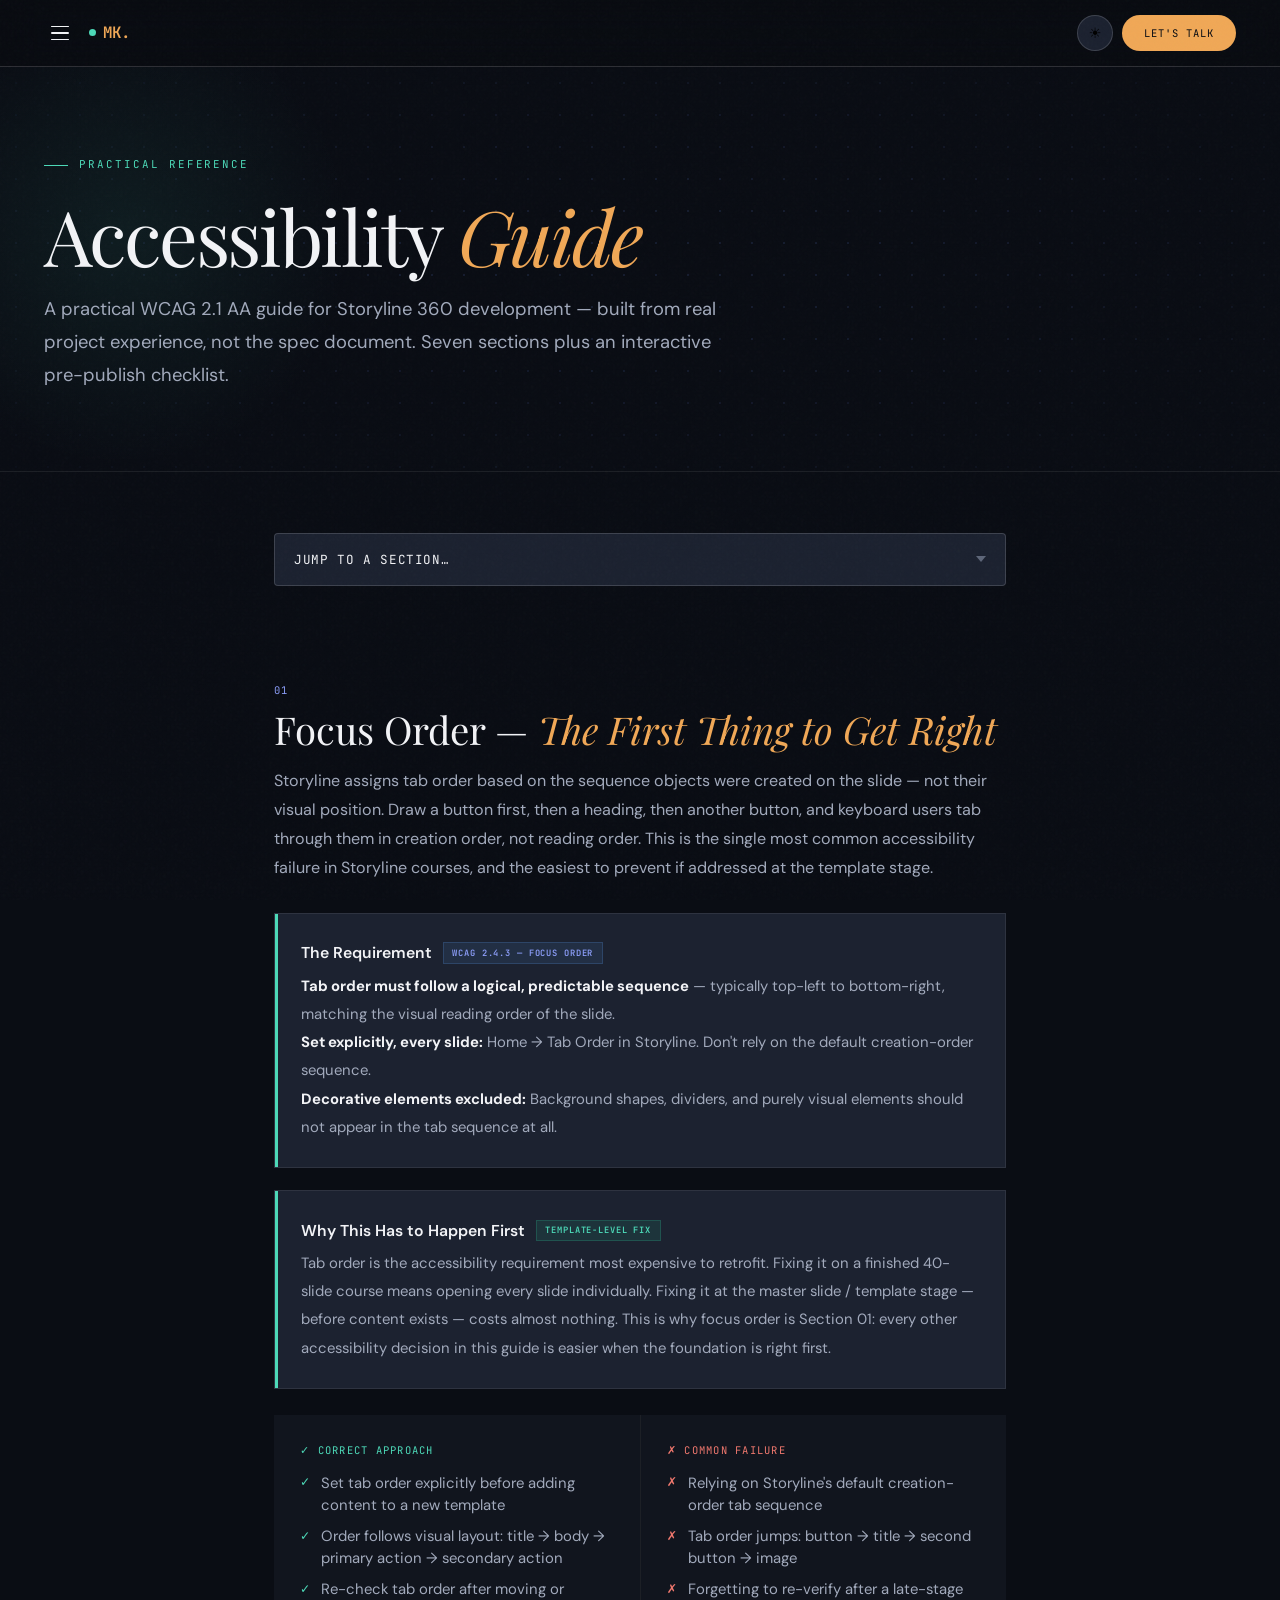
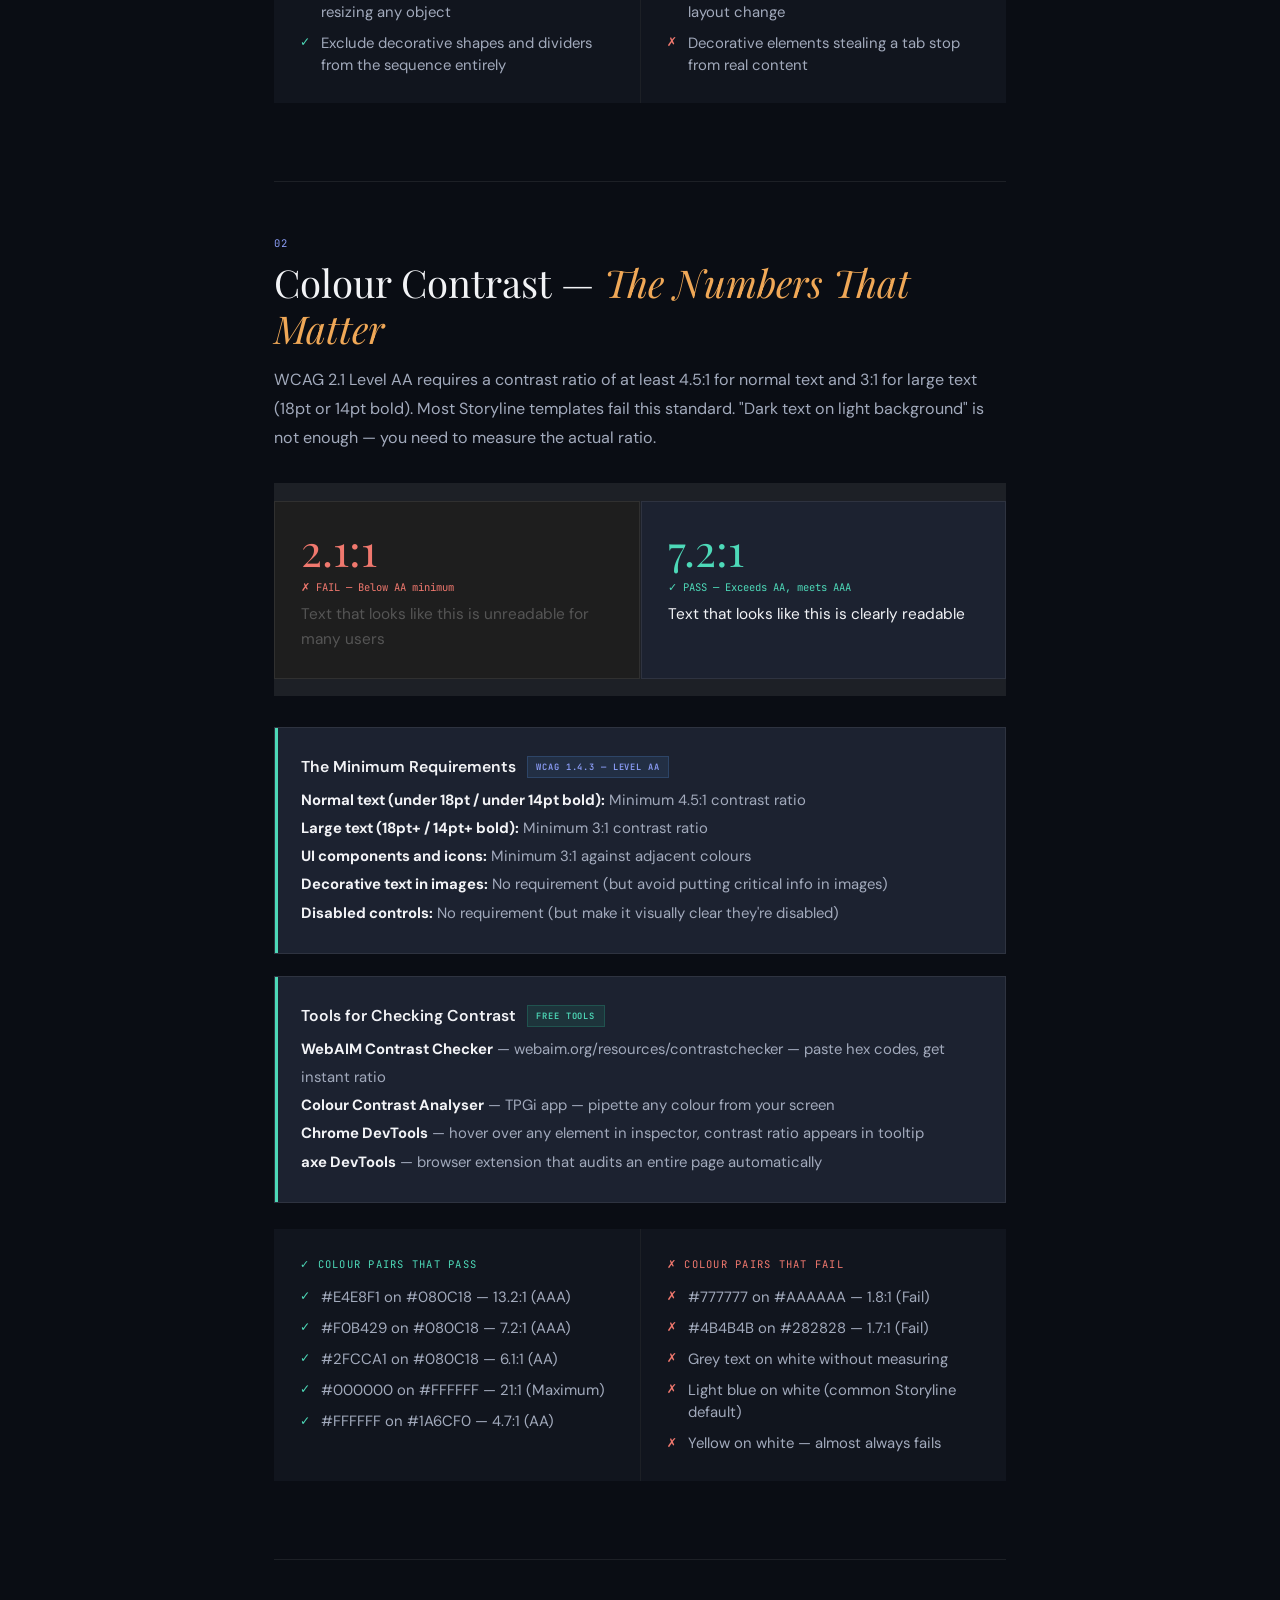
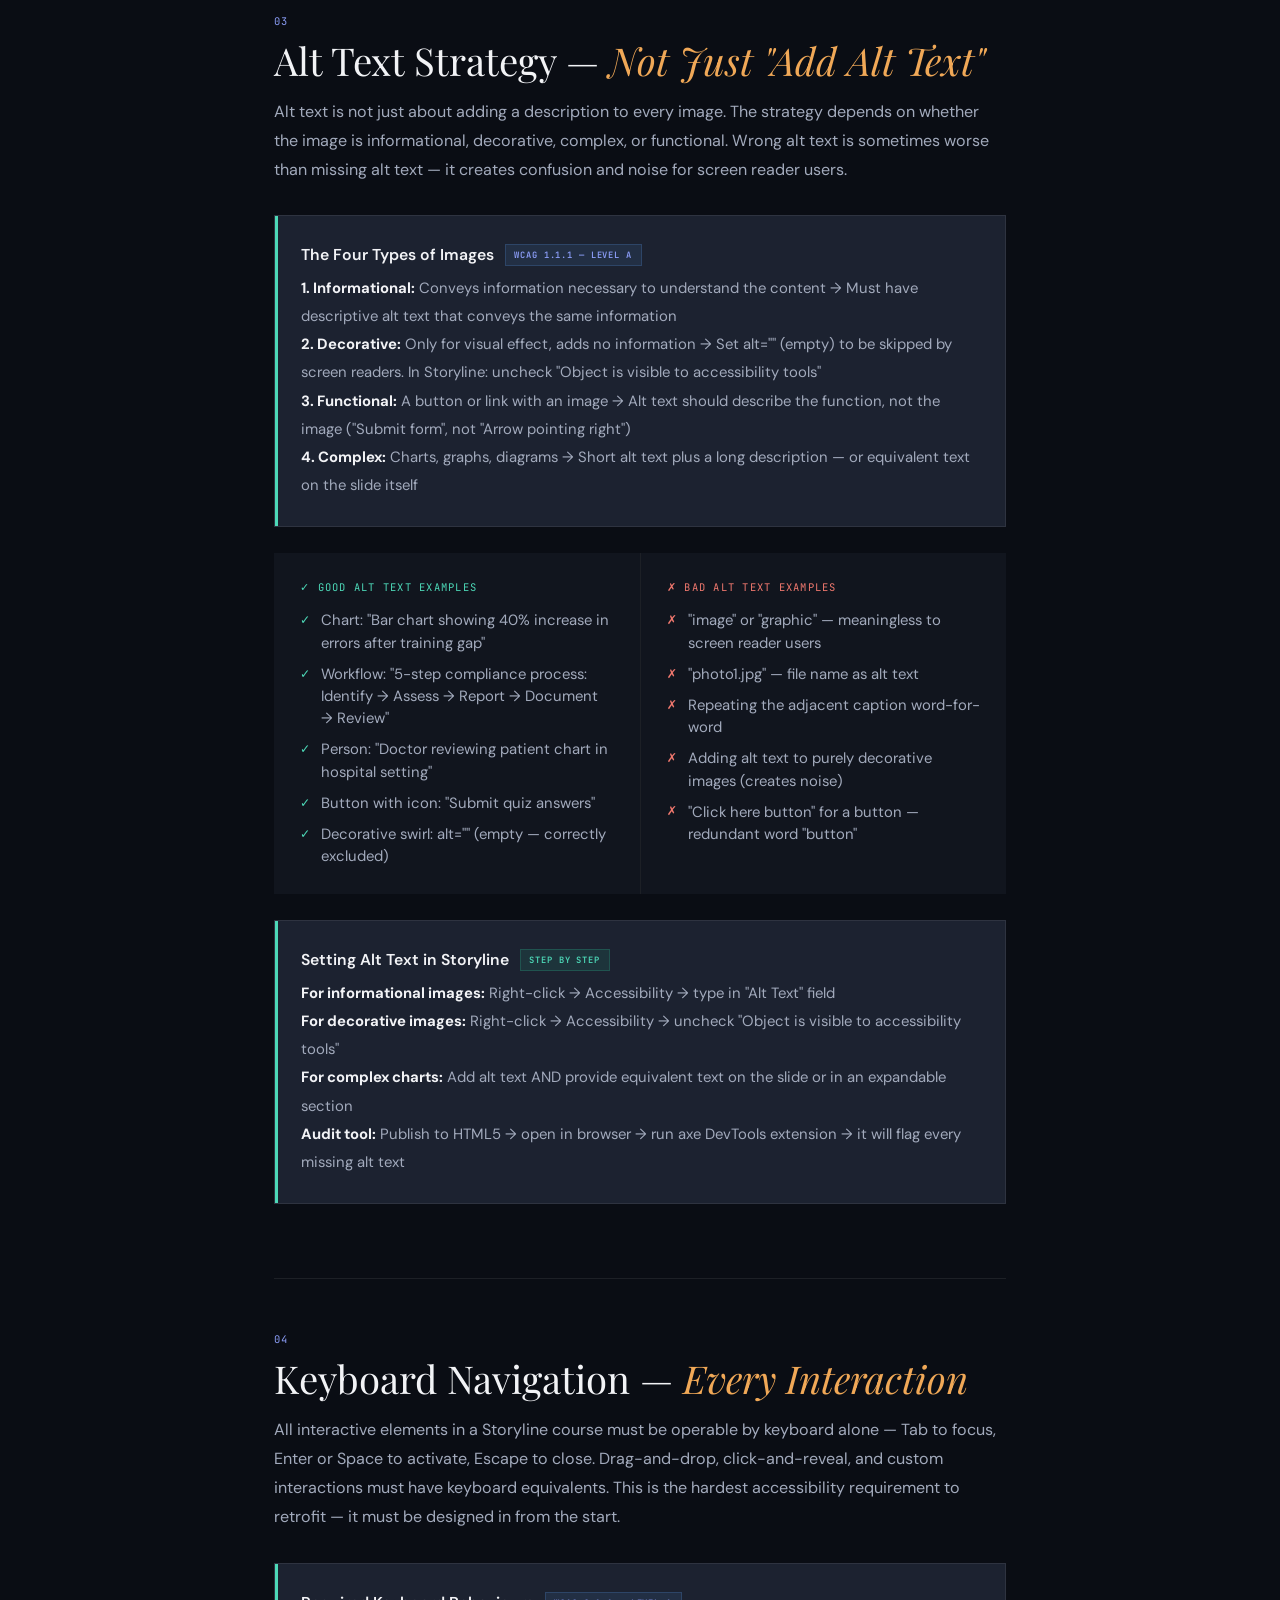
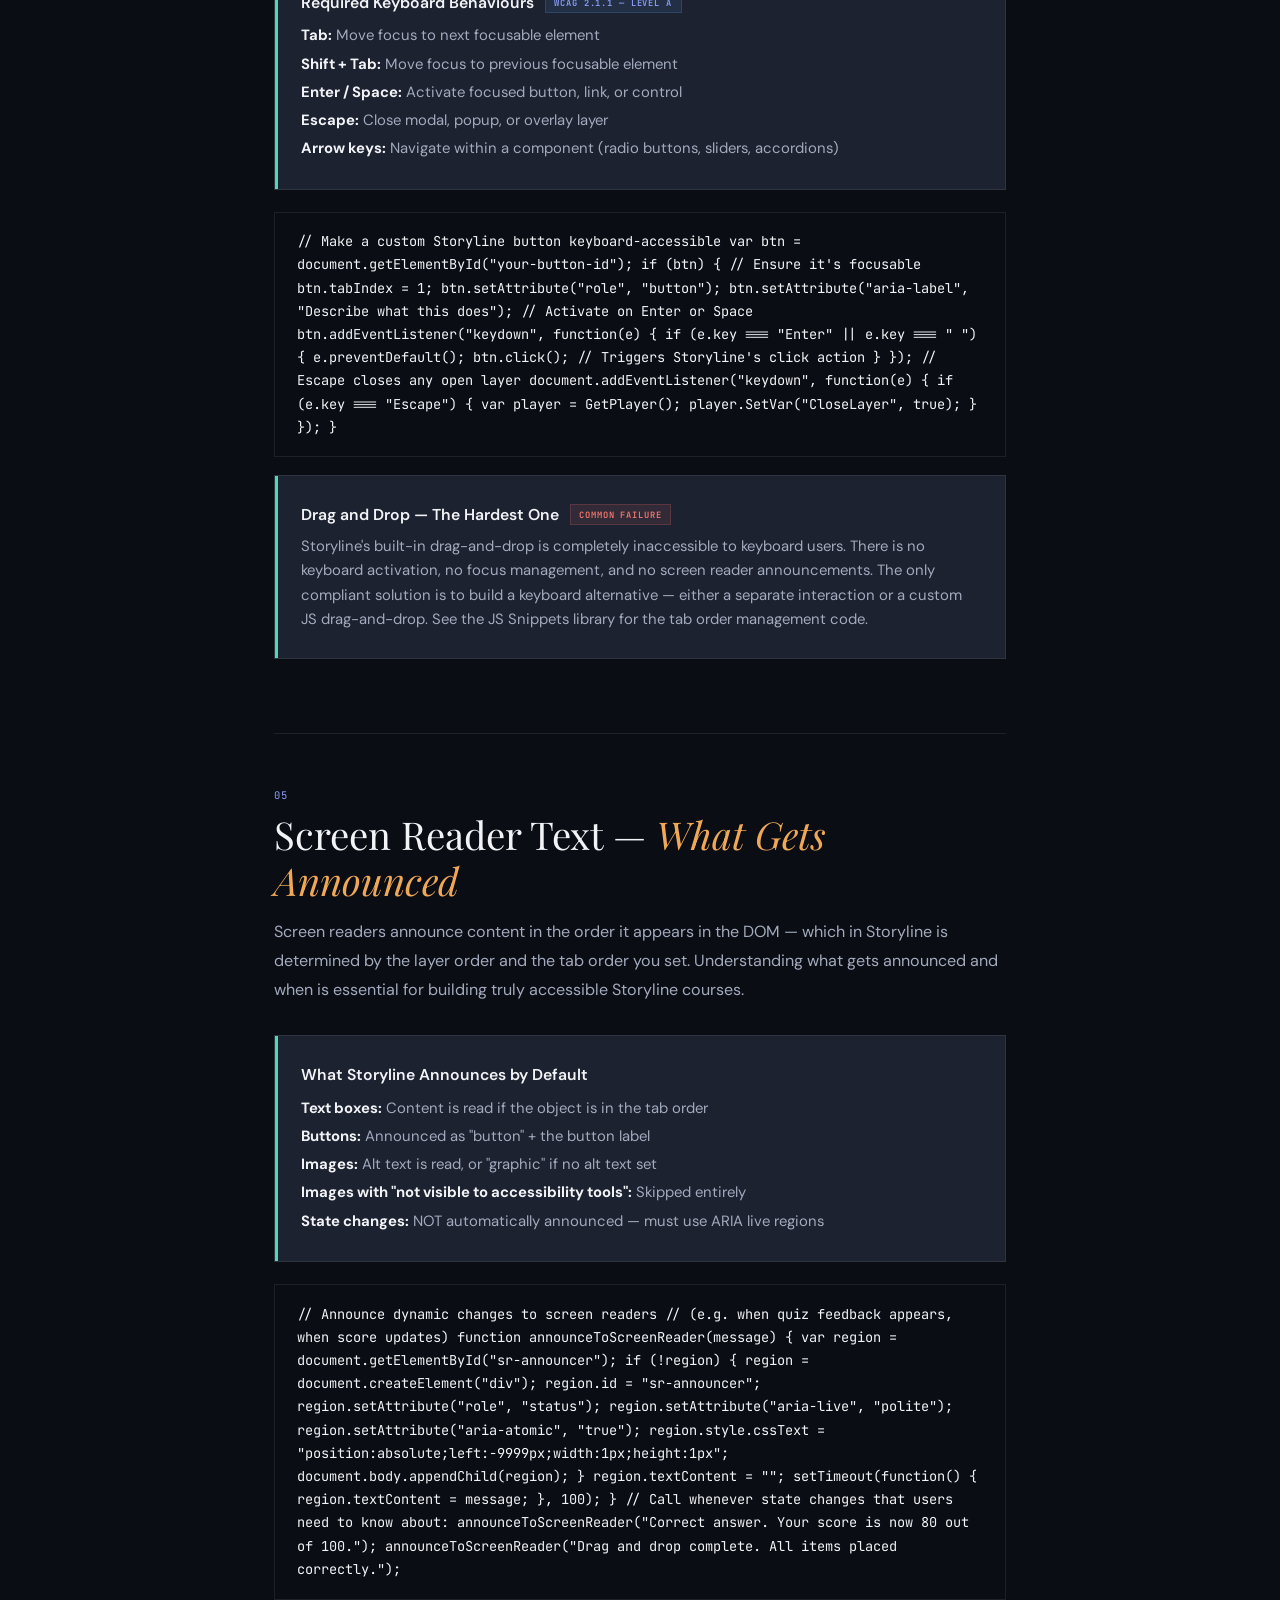
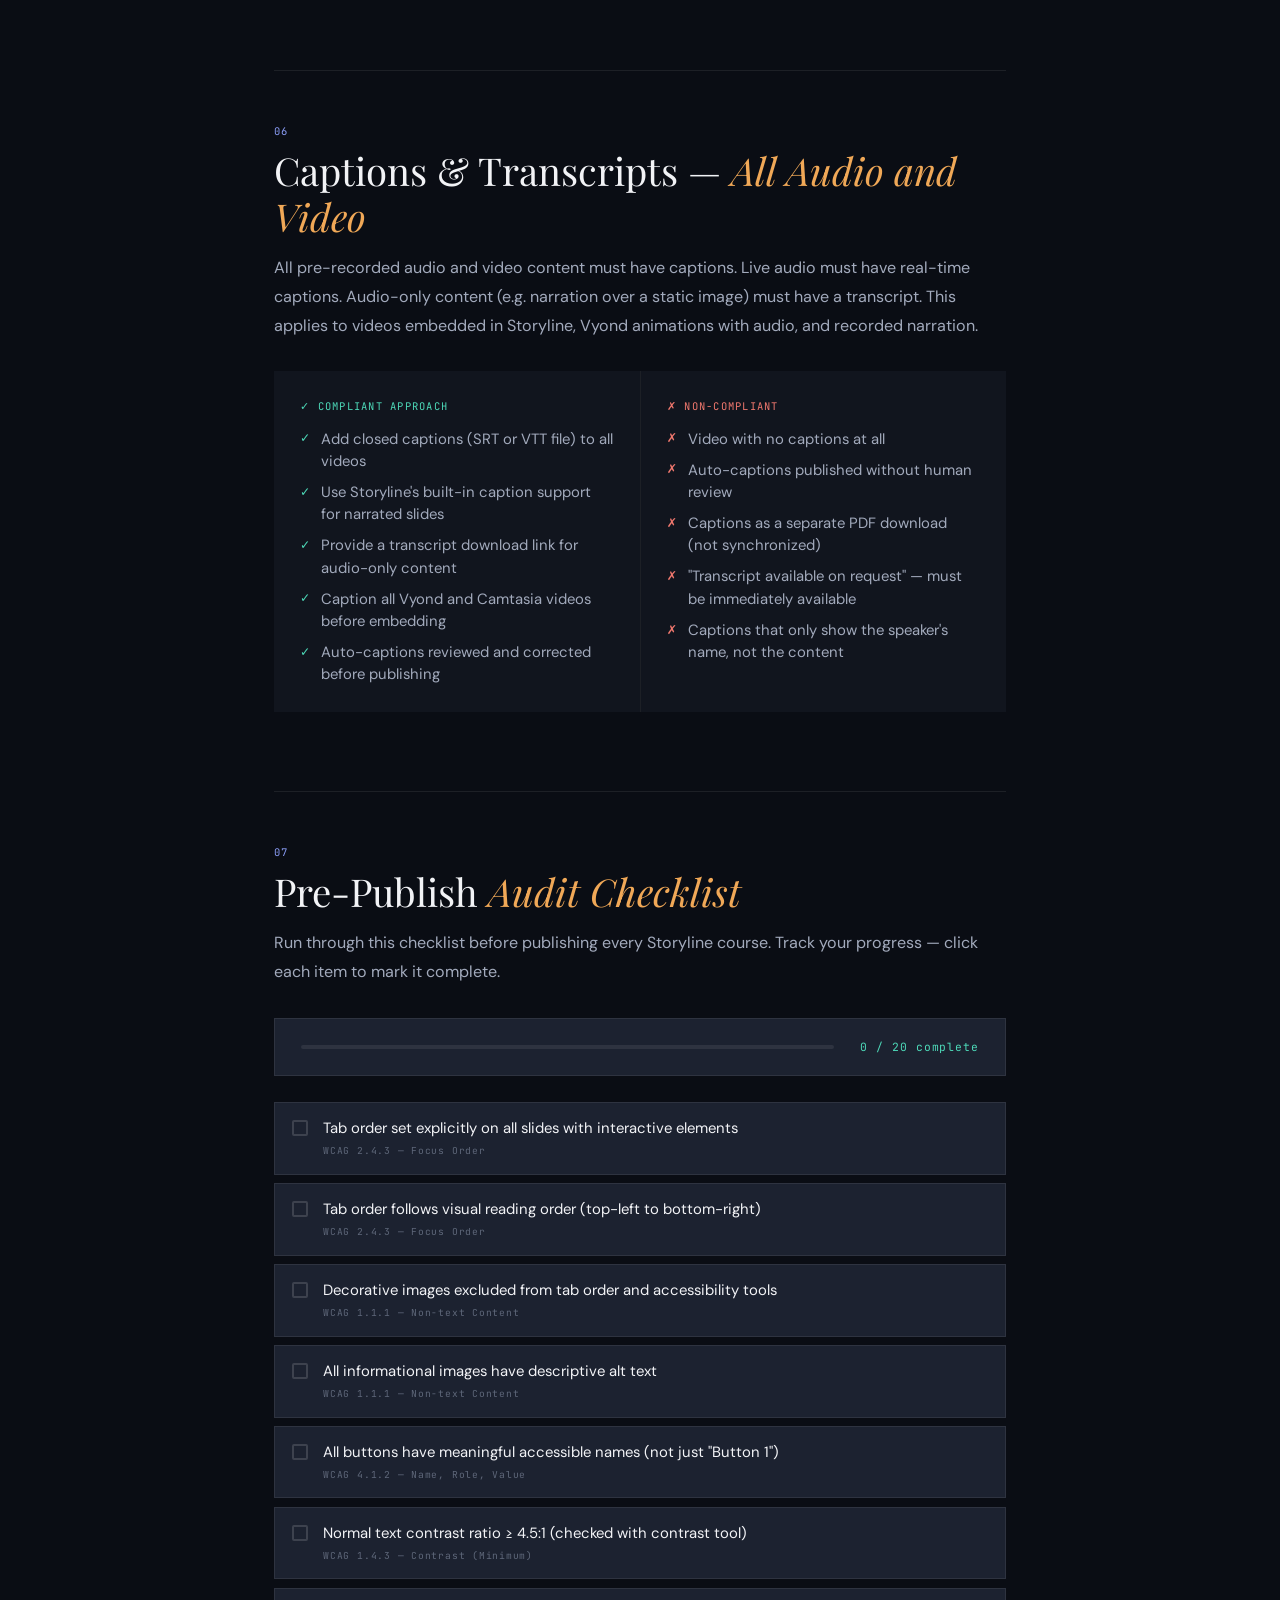
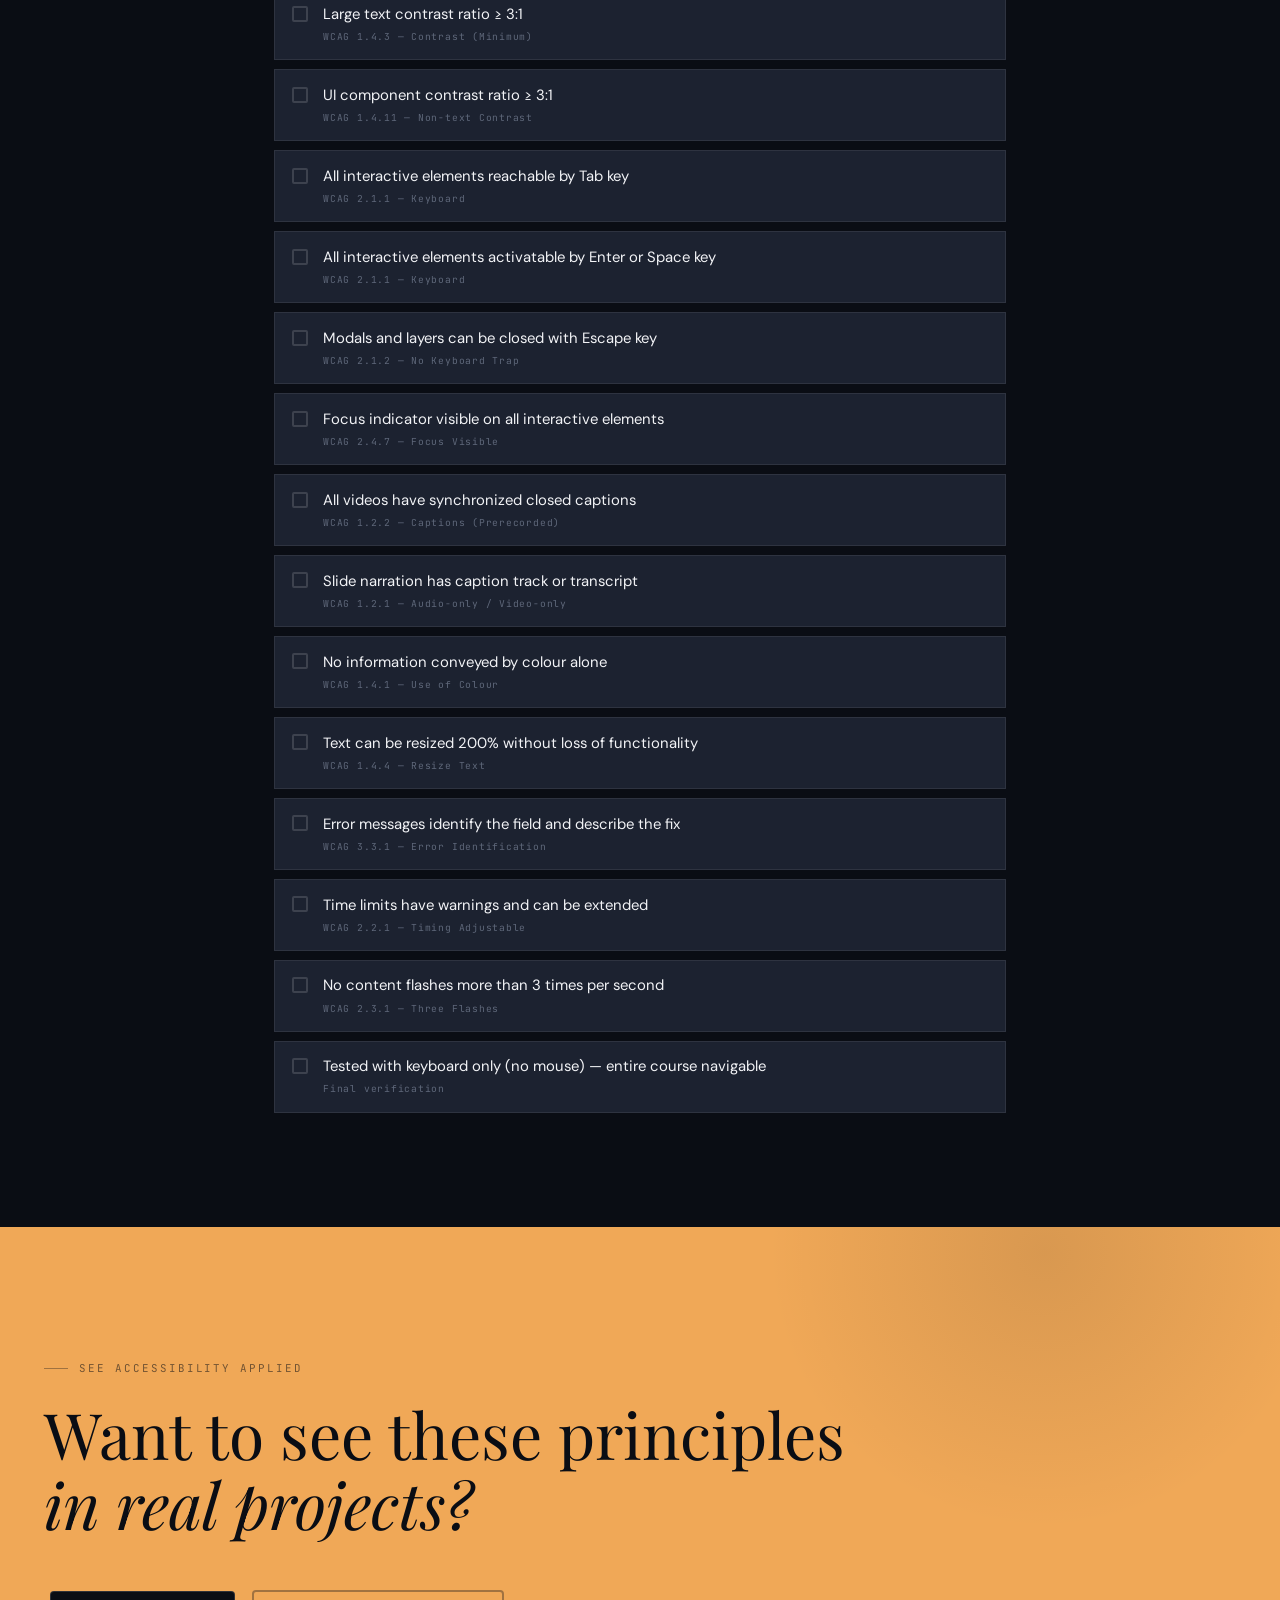
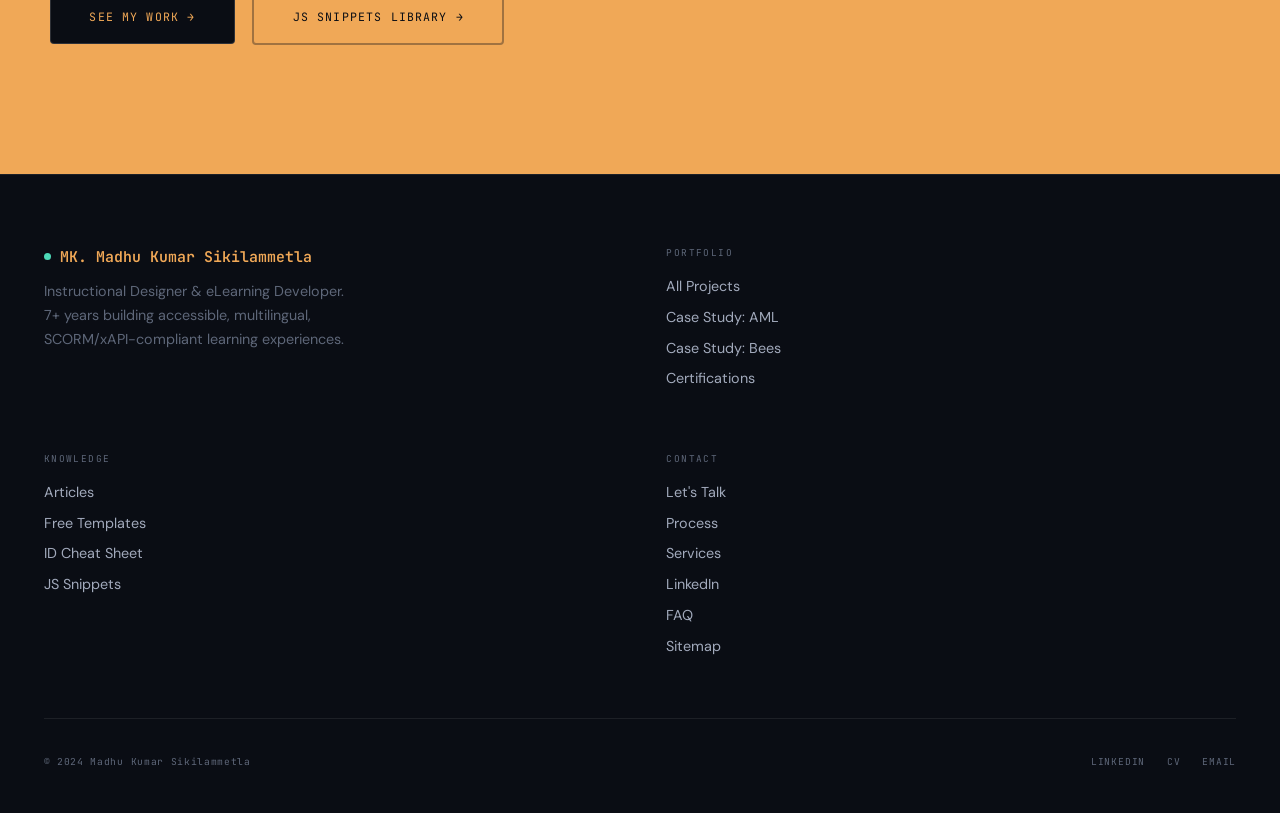
<file: accessibility-guide.html>
<!DOCTYPE html>
<html lang="en" data-theme="dark">
<head>
<meta charset="UTF-8"><meta name="viewport" content="width=device-width,initial-scale=1">
<title>Accessibility Guide | Madhu Kumar Sikilammetla</title>
<link rel="stylesheet" href="style.css">
<style>
.guide-content{padding:3.5rem var(--ph);max-width:820px;margin:0 auto}
.guide-section{padding:3rem 0;border-bottom:1px solid var(--border)}
.guide-section:first-child{padding-top:0}
.guide-section:last-child{border-bottom:none}
.gs-num{font-family:var(--mono);font-size:.6rem;letter-spacing:.15em;color:var(--blue);margin-bottom:.4rem}
.gs-title{font-family:var(--serif);font-size:clamp(1.6rem,3vw,2.2rem);font-weight:400;color:var(--text);margin-bottom:.85rem;line-height:1.2}
.gs-title em{font-style:italic;color:var(--gold)}
.gs-intro{font-family:var(--sans);font-size:.92rem;line-height:1.8;color:var(--text2);margin-bottom:1.75rem}
.gs-rule{background:var(--surface);border:1px solid var(--border);padding:1.5rem;margin-bottom:1.25rem;position:relative}
.gs-rule::before{content:'';position:absolute;top:0;left:0;width:3px;height:100%;background:var(--teal)}
.gs-rule-title{font-family:var(--sans);font-size:.9rem;font-weight:600;color:var(--text);margin-bottom:.35rem;display:flex;align-items:center;gap:.6rem}
.gs-rule-title .badge{font-family:var(--mono);font-size:.5rem;letter-spacing:.1em;text-transform:uppercase;padding:.15rem .5rem}
.badge-pass{background:rgba(47,204,161,.1);color:var(--teal);border:1px solid rgba(47,204,161,.2)}
.badge-fail{background:rgba(240,107,107,.1);color:var(--red);border:1px solid rgba(240,107,107,.2)}
.badge-wcag{background:rgba(91,156,246,.1);color:var(--blue);border:1px solid rgba(91,156,246,.2)}
.gs-rule-body{font-family:var(--sans);font-size:.85rem;color:var(--text2);line-height:1.65}
.gs-code{background:var(--bg);border:1px solid var(--border);padding:1rem 1.25rem;font-family:var(--mono);font-size:.78rem;line-height:1.7;color:var(--text);overflow-x:auto;margin:1rem 0}
.gs-do-dont{display:grid;grid-template-columns:1fr 1fr;gap:1px;background:var(--border);margin:1.5rem 0}
.gs-do,.gs-dont{padding:1.5rem;background:var(--bg2)}
.gs-do-title{font-family:var(--mono);font-size:.6rem;letter-spacing:.12em;text-transform:uppercase;color:var(--teal);margin-bottom:.75rem;display:flex;align-items:center;gap:.4rem}
.gs-dont-title{font-family:var(--mono);font-size:.6rem;letter-spacing:.12em;text-transform:uppercase;color:var(--red);margin-bottom:.75rem;display:flex;align-items:center;gap:.4rem}
.gs-list{list-style:none;display:flex;flex-direction:column;gap:.5rem}
.gs-list li{font-family:var(--sans);font-size:.85rem;color:var(--text2);display:flex;align-items:flex-start;gap:.6rem;line-height:1.5}
.gs-list li::before{font-size:.7rem;flex-shrink:0;margin-top:.1rem}
.gs-do .gs-list li::before{content:'✓';color:var(--teal)}
.gs-dont .gs-list li::before{content:'✗';color:var(--red)}
.checklist{display:flex;flex-direction:column;gap:.5rem;margin-top:1rem}
.chk-item{display:flex;align-items:flex-start;gap:.85rem;padding:.85rem 1rem;background:var(--surface);border:1px solid var(--border);cursor:pointer;transition:background .2s;user-select:none}
.chk-item:hover{background:var(--surface2)}
.chk-item.done{opacity:.6}
.chk-box{width:16px;height:16px;border:2px solid var(--border2);border-radius:2px;display:flex;align-items:center;justify-content:center;flex-shrink:0;margin-top:.1rem;transition:all .2s}
.chk-item.done .chk-box{background:var(--teal);border-color:var(--teal);color:#fff;font-size:.65rem}
.chk-label{font-family:var(--sans);font-size:.85rem;color:var(--text);line-height:1.45}
.chk-item.done .chk-label{text-decoration:line-through;color:var(--muted)}
.chk-sc{font-family:var(--mono);font-size:.55rem;letter-spacing:.08em;color:var(--muted);margin-top:.2rem}
.progress-band{background:var(--surface);border:1px solid var(--border);padding:1.1rem 1.5rem;margin-bottom:1.5rem;display:flex;align-items:center;gap:1.5rem}
.prog-track{flex:1;height:4px;background:var(--border);overflow:hidden;border-radius:2px}
.prog-fill{height:100%;background:var(--teal);transition:width .4s ease;border-radius:2px}
.prog-text{font-family:var(--mono);font-size:.65rem;letter-spacing:.08em;color:var(--teal);white-space:nowrap}
.contrast-demo{padding:1.5rem;margin:1rem 0;border:1px solid var(--border)}
.contrast-ratio-big{font-family:var(--serif);font-size:2.5rem;font-weight:300;line-height:1}
.ratio-pass{color:var(--teal)}.ratio-fail{color:var(--red)}
@media(max-width:860px){.guide-content{padding:2.5rem var(--ph)}.gs-do-dont{grid-template-columns:1fr}}
.guide-nav-mobile{margin-bottom:2.5rem}
.guide-nav-mobile select{width:100%;font-family:var(--mono);font-size:.72rem;letter-spacing:.05em;text-transform:uppercase;background:var(--surface);border:1.5px solid var(--border2);color:var(--text);padding:.95rem 1.1rem;border-radius:4px;appearance:none;-webkit-appearance:none;cursor:pointer;background-image:url("data:image/svg+xml,%3Csvg xmlns='http://www.w3.org/2000/svg' width='10' height='6'%3E%3Cpath d='M0 0l5 6 5-6z' fill='%235E6779'/%3E%3C/svg%3E");background-repeat:no-repeat;background-position:right 1.1rem center}
.guide-nav-mobile select:focus{outline:none;border-color:var(--gold)}
</style>
</head>
<body>
<div class="progress-bar"></div>
<button class="btt" aria-label="Back to top">↑</button>
<nav>
  <button class="nav-ham" aria-label="Open menu"><span></span><span></span><span></span></button>
  <a class="nav-logo" href="index.html"><span class="logo-pulse"></span>MK.</a>
  <div class="nav-spacer"></div>
  <ul class="nav-links">
    <li>
      <button>Work <span class="nav-chevron">▾</span></button>
      <div class="nav-dd">
        <a href="work.html"><span class="dd-icon">🗂️</span>All Projects</a>
        <a href="case-study-aml.html"><span class="dd-icon">📋</span>Case Study: AML</a>
        <a href="case-study-bees.html"><span class="dd-icon">🐝</span>Case Study: Bees</a>
      </div>
    </li>
    <li>
      <button>About <span class="nav-chevron">▾</span></button>
      <div class="nav-dd">
        <a href="about.html"><span class="dd-icon">👤</span>About Me</a>
        <a href="buzz.html"><span class="dd-icon">💬</span>Buzz &amp; Testimonials</a>
        <a href="certifications.html"><span class="dd-icon">🎓</span>Certifications</a>
      </div>
    </li>
    <li><a href="process.html">Process</a></li>
    <li><a href="services.html">Services</a></li>
    <li>
      <button>Knowledge <span class="nav-chevron">▾</span></button>
      <div class="nav-dd">
        <a href="articles.html"><span class="dd-icon">✍️</span>Articles</a>
        <a href="id-frameworks.html"><span class="dd-icon">🧭</span>ID Cheat Sheet</a>
        <a href="resources.html"><span class="dd-icon">📦</span>Free Resources</a>
        <a href="glossary.html"><span class="dd-icon">📖</span>Glossary</a>
        <a href="sitemap.html"><span class="dd-icon">🗺️</span>Sitemap</a>
      </div>
    </li>
    <li>
      <button>Tools <span class="nav-chevron">▾</span></button>
      <div class="nav-mega">
        <div class="nav-mega-col">
          <span class="nav-mega-title">AI &amp; Demos</span>
          <a href="ai-analyzer.html"><span class="dd-icon">🤖</span>AI Course Analyzer<span class="dd-new">New</span></a>
          <a href="lms-demo.html"><span class="dd-icon">🎓</span>LMS Demo</a>
          <a href="demo-xapi.html"><span class="dd-icon">📡</span>xAPI Demo</a>
          <a href="demo-storyboard.html"><span class="dd-icon">🗂️</span>Storyboard Gen</a>
          <a href="demo-template.html"><span class="dd-icon">🔧</span>Patterns</a>
        </div>
        <div class="nav-mega-col">
          <span class="nav-mega-title">Reference Tools</span>
          <a href="sl-snippets.html"><span class="dd-icon">⚡</span>JS Snippets</a>
          <a href="accessibility-guide.html"><span class="dd-icon">♿</span>A11y Guide</a>
          <a href="effort-estimator.html"><span class="dd-icon">📊</span>Effort Estimator</a>
          <a href="spot-the-bug.html"><span class="dd-icon">🐛</span>Spot the Bug</a>
          <a href="id-model-selector.html"><span class="dd-icon">🧭</span>ID Selector</a>
        </div>
      </div>
    </li>
  </ul>
  <button class="theme-toggle" onclick="toggleTheme()" aria-label="Toggle theme">☀️</button>
  <a href="contact.html" class="nav-cta">Let's Talk</a>
</nav>
<div class="mobile-menu">
  <span class="mob-section-title">Portfolio</span>
  <a href="index.html"><span class="dd-icon">🏠</span>Home</a>
  <a href="work.html"><span class="dd-icon">🗂️</span>All Projects</a>
  <a href="case-study-aml.html"><span class="dd-icon">📋</span>Case Study: AML</a>
  <a href="case-study-bees.html"><span class="dd-icon">🐝</span>Case Study: Bees</a>
  <span class="mob-section-title">About</span>
  <a href="about.html"><span class="dd-icon">👤</span>About Me</a>
  <a href="buzz.html"><span class="dd-icon">💬</span>Buzz &amp; Testimonials</a>
  <a href="certifications.html"><span class="dd-icon">🎓</span>Certifications</a>
  <span class="mob-section-title">Services</span>
  <a href="process.html"><span class="dd-icon">⚙️</span>Process</a>
  <a href="services.html"><span class="dd-icon">📋</span>Services</a>
  <span class="mob-section-title">Knowledge</span>
  <a href="articles.html"><span class="dd-icon">✍️</span>Articles</a>
  <a href="id-frameworks.html"><span class="dd-icon">🧭</span>ID Cheat Sheet</a>
  <a href="resources.html"><span class="dd-icon">📦</span>Free Resources</a>
  <a href="glossary.html"><span class="dd-icon">📖</span>Glossary</a>
  <span class="mob-section-title">Tools &amp; Demos</span>
  <a href="ai-analyzer.html"><span class="dd-icon">🤖</span>AI Course Analyzer</a>
  <a href="sl-snippets.html"><span class="dd-icon">⚡</span>JS Snippets</a>
  <a href="lms-demo.html"><span class="dd-icon">🎓</span>LMS Demo</a>
  <a href="accessibility-guide.html"><span class="dd-icon">♿</span>A11y Guide</a>
  <a href="effort-estimator.html"><span class="dd-icon">📊</span>Effort Estimator</a>
  <a href="spot-the-bug.html"><span class="dd-icon">🐛</span>Spot the Bug</a>
  <a href="demo-xapi.html"><span class="dd-icon">📡</span>xAPI Demo</a>
  <a href="demo-storyboard.html"><span class="dd-icon">🗂️</span>Storyboard Gen</a>
  <a href="id-model-selector.html"><span class="dd-icon">🧭</span>ID Selector</a>
  <a href="demo-template.html"><span class="dd-icon">🔧</span>Patterns</a>
  <span class="mob-section-title">Contact</span>
  <a href="faq.html"><span class="dd-icon">❓</span>FAQ</a>
  <a href="sitemap.html"><span class="dd-icon">🗺️</span>Sitemap</a>
  <a href="contact.html"><span class="dd-icon">✉️</span>Let's Talk</a>
</div>

<div class="page-hero">
  <div class="hero-bg-dots"></div>
  <div class="hero-glow" style="top:-20%;right:-10%;width:500px;height:500px;background:radial-gradient(circle,rgba(77,217,184,.08) 0%,transparent 65%)"></div>
  <div class="eyebrow reveal t">Practical Reference</div>
  <h1 class="display-xl reveal d1">Accessibility <em>Guide</em></h1>
  <p style="font-family:var(--sans);font-size:1.05rem;color:var(--text2);max-width:680px;margin-top:1.1rem;line-height:1.8" class="reveal d2">A practical WCAG 2.1 AA guide for Storyline 360 development — built from real project experience, not the spec document. Seven sections plus an interactive pre-publish checklist.</p>
</div>

<div class="guide-content">
    <div class="guide-nav-mobile">
      <select onchange="if(this.value)location.hash=this.value" aria-label="Jump to section">
        <option value="">Jump to a section…</option>
        <option value="#s1">01 — Focus Order</option>
        <option value="#s2">02 — Colour Contrast</option>
        <option value="#s3">03 — Alt Text Strategy</option>
        <option value="#s4">04 — Keyboard Navigation</option>
        <option value="#s5">05 — Screen Reader Text</option>
        <option value="#s6">06 — Captions &amp; Transcripts</option>
        <option value="#s7">07 — Audit Checklist</option>
      </select>
    </div>

    <!-- SECTION 1: FOCUS ORDER -->
    <div class="guide-section" id="s1">
      <div class="gs-num">01</div>
      <h2 class="gs-title">Focus Order — <em>The First Thing to Get Right</em></h2>
      <p class="gs-intro">Storyline assigns tab order based on the sequence objects were created on the slide — not their visual position. Draw a button first, then a heading, then another button, and keyboard users tab through them in creation order, not reading order. This is the single most common accessibility failure in Storyline courses, and the easiest to prevent if addressed at the template stage.</p>

      <div class="gs-rule">
        <div class="gs-rule-title">The Requirement <span class="badge badge-wcag">WCAG 2.4.3 — Focus Order</span></div>
        <div class="gs-rule-body" style="line-height:1.9">
          <strong style="color:var(--text)">Tab order must follow a logical, predictable sequence</strong> — typically top-left to bottom-right, matching the visual reading order of the slide.<br>
          <strong style="color:var(--text)">Set explicitly, every slide:</strong> Home → Tab Order in Storyline. Don't rely on the default creation-order sequence.<br>
          <strong style="color:var(--text)">Decorative elements excluded:</strong> Background shapes, dividers, and purely visual elements should not appear in the tab sequence at all.
        </div>
      </div>

      <div class="gs-rule">
        <div class="gs-rule-title">Why This Has to Happen First <span class="badge badge-pass">Template-Level Fix</span></div>
        <div class="gs-rule-body" style="line-height:1.9">
          Tab order is the accessibility requirement most expensive to retrofit. Fixing it on a finished 40-slide course means opening every slide individually. Fixing it at the master slide / template stage — before content exists — costs almost nothing. This is why focus order is Section 01: every other accessibility decision in this guide is easier when the foundation is right first.
        </div>
      </div>

      <div class="gs-do-dont">
        <div class="gs-do">
          <div class="gs-do-title">✓ Correct Approach</div>
          <ul class="gs-list">
            <li>Set tab order explicitly before adding content to a new template</li>
            <li>Order follows visual layout: title → body → primary action → secondary action</li>
            <li>Re-check tab order after moving or resizing any object</li>
            <li>Exclude decorative shapes and dividers from the sequence entirely</li>
          </ul>
        </div>
        <div class="gs-dont">
          <div class="gs-dont-title">✗ Common Failure</div>
          <ul class="gs-list">
            <li>Relying on Storyline's default creation-order tab sequence</li>
            <li>Tab order jumps: button → title → second button → image</li>
            <li>Forgetting to re-verify after a late-stage layout change</li>
            <li>Decorative elements stealing a tab stop from real content</li>
          </ul>
        </div>
      </div>
    </div>

    <!-- SECTION 2: COLOUR CONTRAST -->
    <div class="guide-section" id="s2">
      <div class="gs-num">02</div>
      <h2 class="gs-title">Colour Contrast — <em>The Numbers That Matter</em></h2>
      <p class="gs-intro">WCAG 2.1 Level AA requires a contrast ratio of at least 4.5:1 for normal text and 3:1 for large text (18pt or 14pt bold). Most Storyline templates fail this standard. "Dark text on light background" is not enough — you need to measure the actual ratio.</p>

      <div style="display:grid;grid-template-columns:1fr 1fr;gap:1px;background:var(--border);margin-bottom:1.75rem">
        <div class="contrast-demo" style="background:#1e1e1e">
          <div class="contrast-ratio-big ratio-fail">2.1:1</div>
          <div style="font-family:var(--mono);font-size:.6rem;color:var(--red);margin:.4rem 0">✗ FAIL — Below AA minimum</div>
          <div style="color:#555;font-family:var(--sans);font-size:.88rem">Text that looks like this is unreadable for many users</div>
        </div>
        <div class="contrast-demo" style="background:var(--surface)">
          <div class="contrast-ratio-big ratio-pass">7.2:1</div>
          <div style="font-family:var(--mono);font-size:.6rem;color:var(--teal);margin:.4rem 0">✓ PASS — Exceeds AA, meets AAA</div>
          <div style="color:var(--text);font-family:var(--sans);font-size:.88rem">Text that looks like this is clearly readable</div>
        </div>
      </div>

      <div class="gs-rule">
        <div class="gs-rule-title">The Minimum Requirements <span class="badge badge-wcag">WCAG 1.4.3 — Level AA</span></div>
        <div class="gs-rule-body" style="line-height:1.9">
          <strong style="color:var(--text)">Normal text (under 18pt / under 14pt bold):</strong> Minimum 4.5:1 contrast ratio<br>
          <strong style="color:var(--text)">Large text (18pt+ / 14pt+ bold):</strong> Minimum 3:1 contrast ratio<br>
          <strong style="color:var(--text)">UI components and icons:</strong> Minimum 3:1 against adjacent colours<br>
          <strong style="color:var(--text)">Decorative text in images:</strong> No requirement (but avoid putting critical info in images)<br>
          <strong style="color:var(--text)">Disabled controls:</strong> No requirement (but make it visually clear they're disabled)
        </div>
      </div>

      <div class="gs-rule">
        <div class="gs-rule-title">Tools for Checking Contrast <span class="badge badge-pass">Free Tools</span></div>
        <div class="gs-rule-body" style="line-height:1.9">
          <strong style="color:var(--text)">WebAIM Contrast Checker</strong> — webaim.org/resources/contrastchecker — paste hex codes, get instant ratio<br>
          <strong style="color:var(--text)">Colour Contrast Analyser</strong> — TPGi app — pipette any colour from your screen<br>
          <strong style="color:var(--text)">Chrome DevTools</strong> — hover over any element in inspector, contrast ratio appears in tooltip<br>
          <strong style="color:var(--text)">axe DevTools</strong> — browser extension that audits an entire page automatically
        </div>
      </div>

      <div class="gs-do-dont">
        <div class="gs-do">
          <div class="gs-do-title">✓ Colour Pairs That Pass</div>
          <ul class="gs-list">
            <li>#E4E8F1 on #080C18 — 13.2:1 (AAA)</li>
            <li>#F0B429 on #080C18 — 7.2:1 (AAA)</li>
            <li>#2FCCA1 on #080C18 — 6.1:1 (AA)</li>
            <li>#000000 on #FFFFFF — 21:1 (Maximum)</li>
            <li>#FFFFFF on #1A6CF0 — 4.7:1 (AA)</li>
          </ul>
        </div>
        <div class="gs-dont">
          <div class="gs-dont-title">✗ Colour Pairs That Fail</div>
          <ul class="gs-list">
            <li>#777777 on #AAAAAA — 1.8:1 (Fail)</li>
            <li>#4B4B4B on #282828 — 1.7:1 (Fail)</li>
            <li>Grey text on white without measuring</li>
            <li>Light blue on white (common Storyline default)</li>
            <li>Yellow on white — almost always fails</li>
          </ul>
        </div>
      </div>
    </div>

    <!-- SECTION 3: ALT TEXT -->
    <div class="guide-section" id="s3">
      <div class="gs-num">03</div>
      <h2 class="gs-title">Alt Text Strategy — <em>Not Just "Add Alt Text"</em></h2>
      <p class="gs-intro">Alt text is not just about adding a description to every image. The strategy depends on whether the image is informational, decorative, complex, or functional. Wrong alt text is sometimes worse than missing alt text — it creates confusion and noise for screen reader users.</p>

      <div class="gs-rule">
        <div class="gs-rule-title">The Four Types of Images <span class="badge badge-wcag">WCAG 1.1.1 — Level A</span></div>
        <div class="gs-rule-body" style="line-height:1.9">
          <strong style="color:var(--text)">1. Informational:</strong> Conveys information necessary to understand the content → Must have descriptive alt text that conveys the same information<br>
          <strong style="color:var(--text)">2. Decorative:</strong> Only for visual effect, adds no information → Set alt="" (empty) to be skipped by screen readers. In Storyline: uncheck "Object is visible to accessibility tools"<br>
          <strong style="color:var(--text)">3. Functional:</strong> A button or link with an image → Alt text should describe the function, not the image ("Submit form", not "Arrow pointing right")<br>
          <strong style="color:var(--text)">4. Complex:</strong> Charts, graphs, diagrams → Short alt text plus a long description — or equivalent text on the slide itself
        </div>
      </div>

      <div class="gs-do-dont">
        <div class="gs-do">
          <div class="gs-do-title">✓ Good Alt Text Examples</div>
          <ul class="gs-list">
            <li>Chart: "Bar chart showing 40% increase in errors after training gap"</li>
            <li>Workflow: "5-step compliance process: Identify → Assess → Report → Document → Review"</li>
            <li>Person: "Doctor reviewing patient chart in hospital setting"</li>
            <li>Button with icon: "Submit quiz answers"</li>
            <li>Decorative swirl: alt="" (empty — correctly excluded)</li>
          </ul>
        </div>
        <div class="gs-dont">
          <div class="gs-dont-title">✗ Bad Alt Text Examples</div>
          <ul class="gs-list">
            <li>"image" or "graphic" — meaningless to screen reader users</li>
            <li>"photo1.jpg" — file name as alt text</li>
            <li>Repeating the adjacent caption word-for-word</li>
            <li>Adding alt text to purely decorative images (creates noise)</li>
            <li>"Click here button" for a button — redundant word "button"</li>
          </ul>
        </div>
      </div>

      <div class="gs-rule">
        <div class="gs-rule-title">Setting Alt Text in Storyline <span class="badge badge-pass">Step by Step</span></div>
        <div class="gs-rule-body" style="line-height:1.9">
          <strong style="color:var(--text)">For informational images:</strong> Right-click → Accessibility → type in "Alt Text" field<br>
          <strong style="color:var(--text)">For decorative images:</strong> Right-click → Accessibility → uncheck "Object is visible to accessibility tools"<br>
          <strong style="color:var(--text)">For complex charts:</strong> Add alt text AND provide equivalent text on the slide or in an expandable section<br>
          <strong style="color:var(--text)">Audit tool:</strong> Publish to HTML5 → open in browser → run axe DevTools extension → it will flag every missing alt text
        </div>
      </div>
    </div>

    <!-- SECTION 4: KEYBOARD NAV -->
    <div class="guide-section" id="s4">
      <div class="gs-num">04</div>
      <h2 class="gs-title">Keyboard Navigation — <em>Every Interaction</em></h2>
      <p class="gs-intro">All interactive elements in a Storyline course must be operable by keyboard alone — Tab to focus, Enter or Space to activate, Escape to close. Drag-and-drop, click-and-reveal, and custom interactions must have keyboard equivalents. This is the hardest accessibility requirement to retrofit — it must be designed in from the start.</p>

      <div class="gs-rule">
        <div class="gs-rule-title">Required Keyboard Behaviours <span class="badge badge-wcag">WCAG 2.1.1 — Level A</span></div>
        <div class="gs-rule-body" style="line-height:1.9">
          <strong style="color:var(--text)">Tab:</strong> Move focus to next focusable element<br>
          <strong style="color:var(--text)">Shift + Tab:</strong> Move focus to previous focusable element<br>
          <strong style="color:var(--text)">Enter / Space:</strong> Activate focused button, link, or control<br>
          <strong style="color:var(--text)">Escape:</strong> Close modal, popup, or overlay layer<br>
          <strong style="color:var(--text)">Arrow keys:</strong> Navigate within a component (radio buttons, sliders, accordions)
        </div>
      </div>

      <div class="gs-code">// Make a custom Storyline button keyboard-accessible
var btn = document.getElementById("your-button-id");
if (btn) {
  // Ensure it's focusable
  btn.tabIndex = 1;
  btn.setAttribute("role", "button");
  btn.setAttribute("aria-label", "Describe what this does");

  // Activate on Enter or Space
  btn.addEventListener("keydown", function(e) {
    if (e.key === "Enter" || e.key === " ") {
      e.preventDefault();
      btn.click(); // Triggers Storyline's click action
    }
  });

  // Escape closes any open layer
  document.addEventListener("keydown", function(e) {
    if (e.key === "Escape") {
      var player = GetPlayer();
      player.SetVar("CloseLayer", true);
    }
  });
}</div>

      <div class="gs-rule">
        <div class="gs-rule-title">Drag and Drop — The Hardest One <span class="badge badge-fail">Common Failure</span></div>
        <div class="gs-rule-body">Storyline's built-in drag-and-drop is completely inaccessible to keyboard users. There is no keyboard activation, no focus management, and no screen reader announcements. The only compliant solution is to build a keyboard alternative — either a separate interaction or a custom JS drag-and-drop. See the JS Snippets library for the tab order management code.</div>
      </div>
    </div>

    <!-- SECTION 5: SCREEN READER -->
    <div class="guide-section" id="s5">
      <div class="gs-num">05</div>
      <h2 class="gs-title">Screen Reader Text — <em>What Gets Announced</em></h2>
      <p class="gs-intro">Screen readers announce content in the order it appears in the DOM — which in Storyline is determined by the layer order and the tab order you set. Understanding what gets announced and when is essential for building truly accessible Storyline courses.</p>

      <div class="gs-rule">
        <div class="gs-rule-title">What Storyline Announces by Default</div>
        <div class="gs-rule-body" style="line-height:1.9">
          <strong style="color:var(--text)">Text boxes:</strong> Content is read if the object is in the tab order<br>
          <strong style="color:var(--text)">Buttons:</strong> Announced as "button" + the button label<br>
          <strong style="color:var(--text)">Images:</strong> Alt text is read, or "graphic" if no alt text set<br>
          <strong style="color:var(--text)">Images with "not visible to accessibility tools":</strong> Skipped entirely<br>
          <strong style="color:var(--text)">State changes:</strong> NOT automatically announced — must use ARIA live regions
        </div>
      </div>

      <div class="gs-code">// Announce dynamic changes to screen readers
// (e.g. when quiz feedback appears, when score updates)
function announceToScreenReader(message) {
  var region = document.getElementById("sr-announcer");
  if (!region) {
    region = document.createElement("div");
    region.id = "sr-announcer";
    region.setAttribute("role", "status");
    region.setAttribute("aria-live", "polite");
    region.setAttribute("aria-atomic", "true");
    region.style.cssText = "position:absolute;left:-9999px;width:1px;height:1px";
    document.body.appendChild(region);
  }
  region.textContent = "";
  setTimeout(function() { region.textContent = message; }, 100);
}

// Call whenever state changes that users need to know about:
announceToScreenReader("Correct answer. Your score is now 80 out of 100.");
announceToScreenReader("Drag and drop complete. All items placed correctly.");</div>
    </div>

    <!-- SECTION 6: CAPTIONS -->
    <div class="guide-section" id="s6">
      <div class="gs-num">06</div>
      <h2 class="gs-title">Captions & Transcripts — <em>All Audio and Video</em></h2>
      <p class="gs-intro">All pre-recorded audio and video content must have captions. Live audio must have real-time captions. Audio-only content (e.g. narration over a static image) must have a transcript. This applies to videos embedded in Storyline, Vyond animations with audio, and recorded narration.</p>

      <div class="gs-do-dont">
        <div class="gs-do">
          <div class="gs-do-title">✓ Compliant Approach</div>
          <ul class="gs-list">
            <li>Add closed captions (SRT or VTT file) to all videos</li>
            <li>Use Storyline's built-in caption support for narrated slides</li>
            <li>Provide a transcript download link for audio-only content</li>
            <li>Caption all Vyond and Camtasia videos before embedding</li>
            <li>Auto-captions reviewed and corrected before publishing</li>
          </ul>
        </div>
        <div class="gs-dont">
          <div class="gs-dont-title">✗ Non-Compliant</div>
          <ul class="gs-list">
            <li>Video with no captions at all</li>
            <li>Auto-captions published without human review</li>
            <li>Captions as a separate PDF download (not synchronized)</li>
            <li>"Transcript available on request" — must be immediately available</li>
            <li>Captions that only show the speaker's name, not the content</li>
          </ul>
        </div>
      </div>
    </div>

    <!-- SECTION 7: AUDIT CHECKLIST -->
    <div class="guide-section" id="s7">
      <div class="gs-num">07</div>
      <h2 class="gs-title">Pre-Publish <em>Audit Checklist</em></h2>
      <p class="gs-intro">Run through this checklist before publishing every Storyline course. Track your progress — click each item to mark it complete.</p>

      <div class="progress-band">
        <div class="prog-track"><div class="prog-fill" id="chk-prog" style="width:0%"></div></div>
        <span class="prog-text" id="chk-pct">0 / 20 complete</span>
      </div>

      <div class="checklist" id="checklist">
        <div class="chk-item" onclick="toggleChk(this)"><div class="chk-box"></div><div><div class="chk-label">Tab order set explicitly on all slides with interactive elements</div><div class="chk-sc">WCAG 2.4.3 — Focus Order</div></div></div>
        <div class="chk-item" onclick="toggleChk(this)"><div class="chk-box"></div><div><div class="chk-label">Tab order follows visual reading order (top-left to bottom-right)</div><div class="chk-sc">WCAG 2.4.3 — Focus Order</div></div></div>
        <div class="chk-item" onclick="toggleChk(this)"><div class="chk-box"></div><div><div class="chk-label">Decorative images excluded from tab order and accessibility tools</div><div class="chk-sc">WCAG 1.1.1 — Non-text Content</div></div></div>
        <div class="chk-item" onclick="toggleChk(this)"><div class="chk-box"></div><div><div class="chk-label">All informational images have descriptive alt text</div><div class="chk-sc">WCAG 1.1.1 — Non-text Content</div></div></div>
        <div class="chk-item" onclick="toggleChk(this)"><div class="chk-box"></div><div><div class="chk-label">All buttons have meaningful accessible names (not just "Button 1")</div><div class="chk-sc">WCAG 4.1.2 — Name, Role, Value</div></div></div>
        <div class="chk-item" onclick="toggleChk(this)"><div class="chk-box"></div><div><div class="chk-label">Normal text contrast ratio ≥ 4.5:1 (checked with contrast tool)</div><div class="chk-sc">WCAG 1.4.3 — Contrast (Minimum)</div></div></div>
        <div class="chk-item" onclick="toggleChk(this)"><div class="chk-box"></div><div><div class="chk-label">Large text contrast ratio ≥ 3:1</div><div class="chk-sc">WCAG 1.4.3 — Contrast (Minimum)</div></div></div>
        <div class="chk-item" onclick="toggleChk(this)"><div class="chk-box"></div><div><div class="chk-label">UI component contrast ratio ≥ 3:1</div><div class="chk-sc">WCAG 1.4.11 — Non-text Contrast</div></div></div>
        <div class="chk-item" onclick="toggleChk(this)"><div class="chk-box"></div><div><div class="chk-label">All interactive elements reachable by Tab key</div><div class="chk-sc">WCAG 2.1.1 — Keyboard</div></div></div>
        <div class="chk-item" onclick="toggleChk(this)"><div class="chk-box"></div><div><div class="chk-label">All interactive elements activatable by Enter or Space key</div><div class="chk-sc">WCAG 2.1.1 — Keyboard</div></div></div>
        <div class="chk-item" onclick="toggleChk(this)"><div class="chk-box"></div><div><div class="chk-label">Modals and layers can be closed with Escape key</div><div class="chk-sc">WCAG 2.1.2 — No Keyboard Trap</div></div></div>
        <div class="chk-item" onclick="toggleChk(this)"><div class="chk-box"></div><div><div class="chk-label">Focus indicator visible on all interactive elements</div><div class="chk-sc">WCAG 2.4.7 — Focus Visible</div></div></div>
        <div class="chk-item" onclick="toggleChk(this)"><div class="chk-box"></div><div><div class="chk-label">All videos have synchronized closed captions</div><div class="chk-sc">WCAG 1.2.2 — Captions (Prerecorded)</div></div></div>
        <div class="chk-item" onclick="toggleChk(this)"><div class="chk-box"></div><div><div class="chk-label">Slide narration has caption track or transcript</div><div class="chk-sc">WCAG 1.2.1 — Audio-only / Video-only</div></div></div>
        <div class="chk-item" onclick="toggleChk(this)"><div class="chk-box"></div><div><div class="chk-label">No information conveyed by colour alone</div><div class="chk-sc">WCAG 1.4.1 — Use of Colour</div></div></div>
        <div class="chk-item" onclick="toggleChk(this)"><div class="chk-box"></div><div><div class="chk-label">Text can be resized 200% without loss of functionality</div><div class="chk-sc">WCAG 1.4.4 — Resize Text</div></div></div>
        <div class="chk-item" onclick="toggleChk(this)"><div class="chk-box"></div><div><div class="chk-label">Error messages identify the field and describe the fix</div><div class="chk-sc">WCAG 3.3.1 — Error Identification</div></div></div>
        <div class="chk-item" onclick="toggleChk(this)"><div class="chk-box"></div><div><div class="chk-label">Time limits have warnings and can be extended</div><div class="chk-sc">WCAG 2.2.1 — Timing Adjustable</div></div></div>
        <div class="chk-item" onclick="toggleChk(this)"><div class="chk-box"></div><div><div class="chk-label">No content flashes more than 3 times per second</div><div class="chk-sc">WCAG 2.3.1 — Three Flashes</div></div></div>
        <div class="chk-item" onclick="toggleChk(this)"><div class="chk-box"></div><div><div class="chk-label">Tested with keyboard only (no mouse) — entire course navigable</div><div class="chk-sc">Final verification</div></div></div>
      </div>
    </div>

  </div><!-- /guide-content -->

<div class="cta-band">
  <div class="eyebrow">See accessibility applied</div>
  <div class="cta-band-title">Want to see these principles<br><em>in real projects?</em></div>
  <a href="work.html" class="btn-dark">See My Work →</a>
  <a href="sl-snippets.html" class="btn-dark outline">JS Snippets Library →</a>
</div>
<footer>
  <div class="footer-grid">
    <div><div class="footer-brand"><span class="logo-pulse"></span>MK. Madhu Kumar Sikilammetla</div><div class="footer-desc">Instructional Designer &amp; eLearning Developer. 7+ years building accessible, multilingual, SCORM/xAPI-compliant learning experiences.</div></div>
    <div class="footer-col"><div class="footer-col-title">Portfolio</div><a href="work.html">All Projects</a><a href="case-study-aml.html">Case Study: AML</a><a href="case-study-bees.html">Case Study: Bees</a><a href="certifications.html">Certifications</a></div>
    <div class="footer-col"><div class="footer-col-title">Knowledge</div><a href="articles.html">Articles</a><a href="resources.html">Free Templates</a><a href="id-frameworks.html">ID Cheat Sheet</a><a href="sl-snippets.html">JS Snippets</a></div>
    <div class="footer-col"><div class="footer-col-title">Contact</div><a href="contact.html">Let's Talk</a><a href="process.html">Process</a><a href="services.html">Services</a><a href="https://www.linkedin.com/in/madhu-kumar-sikilammetla-22694598" target="_blank">LinkedIn</a><a href="faq.html">FAQ</a><a href="sitemap.html">Sitemap</a></div>
  </div>
  <div class="footer-bottom"><div class="footer-copy">© 2024 Madhu Kumar Sikilammetla</div><div class="footer-social"><a href="https://www.linkedin.com/in/madhu-kumar-sikilammetla-22694598" target="_blank">LinkedIn</a><a href="https://drive.google.com/file/d/1wsBtUEBdSjdLwK7CxFID6ttaW6afTxf6/view" target="_blank">CV</a><a href="mailto:madhukumar5290@gmail.com">Email</a></div></div>
</footer>
<script src="main.js"></script>
<script>
function scrollTo(id){ document.getElementById(id).scrollIntoView({behavior:'smooth',block:'start'}); }
function toggleChk(item){
  item.classList.toggle('done');
  if(item.classList.contains('done')) item.querySelector('.chk-box').textContent='✓';
  else item.querySelector('.chk-box').textContent='';
  updateProgress();
}
function updateProgress(){
  const all=document.querySelectorAll('.chk-item').length;
  const done=document.querySelectorAll('.chk-item.done').length;
  document.getElementById('chk-prog').style.width=(done/all*100)+'%';
  document.getElementById('chk-pct').textContent=done+' / '+all+' complete';
}
</script>
</body>
</html>
</file>
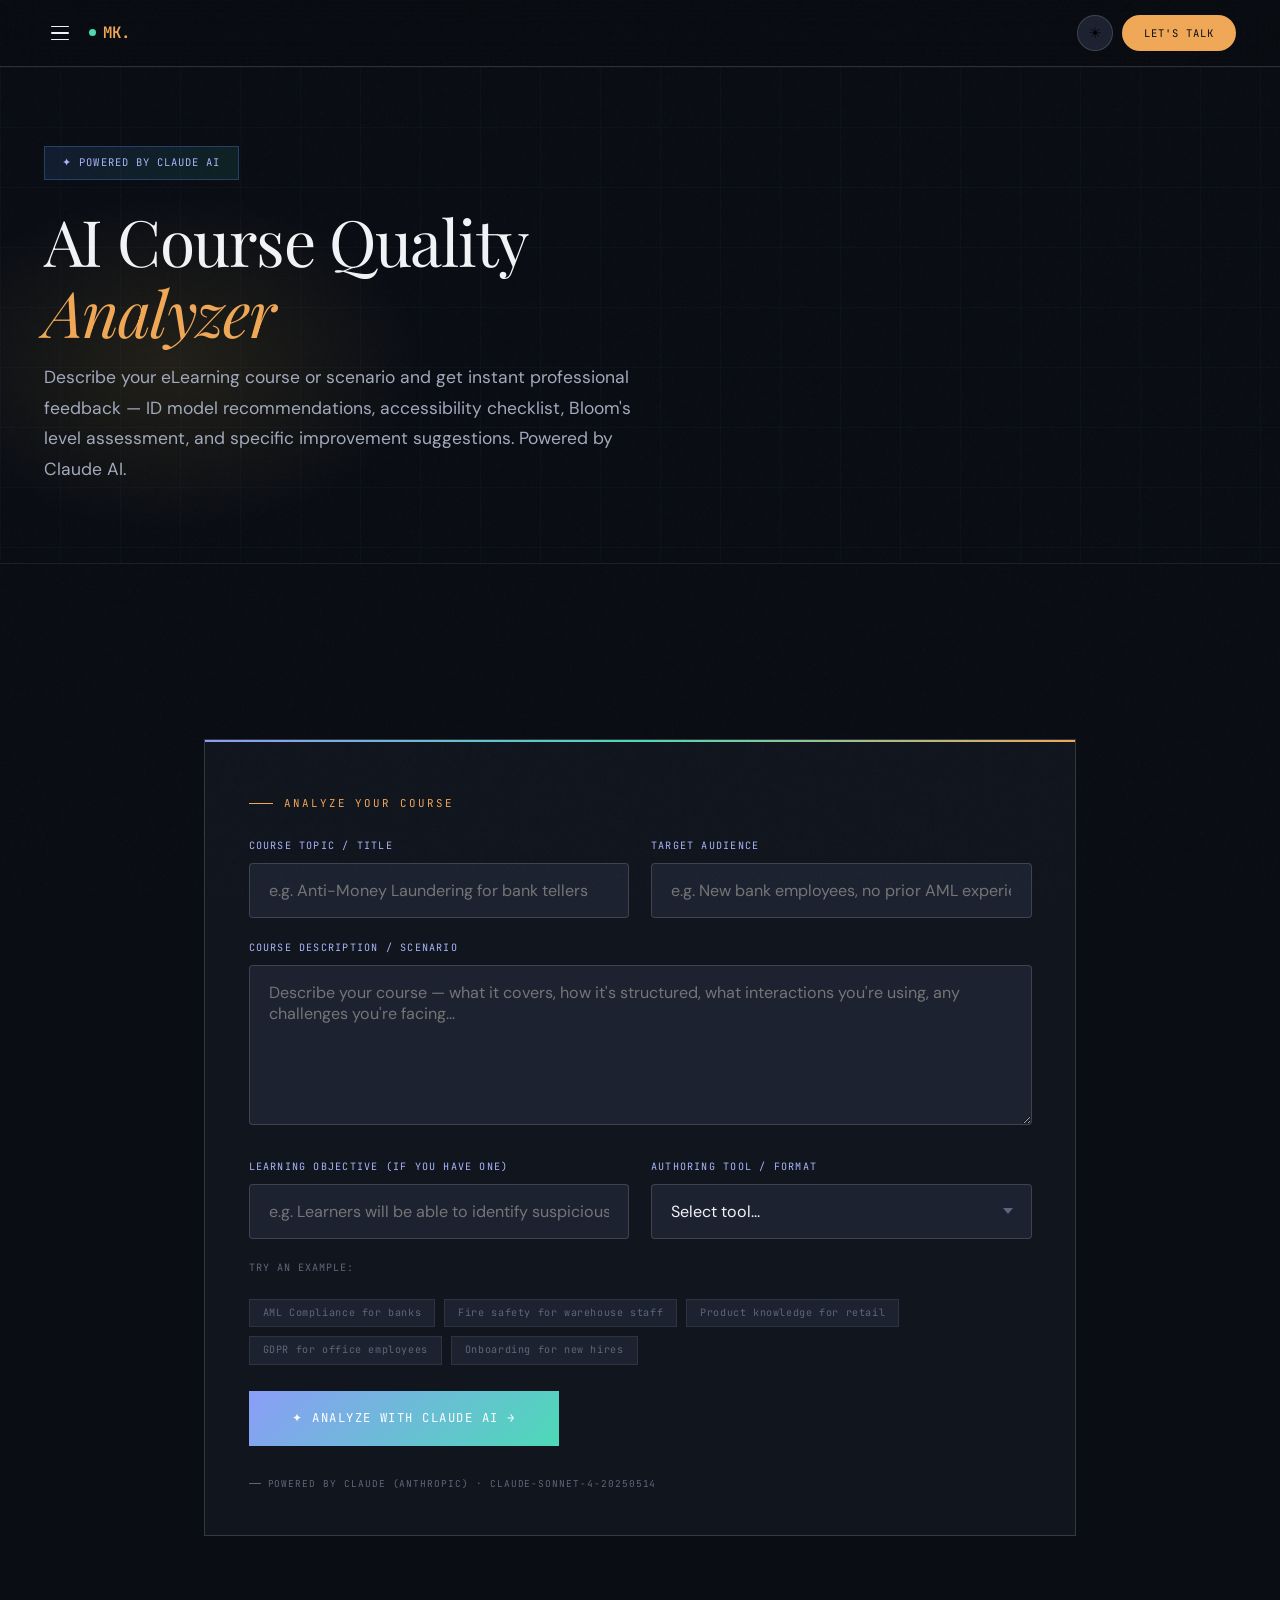
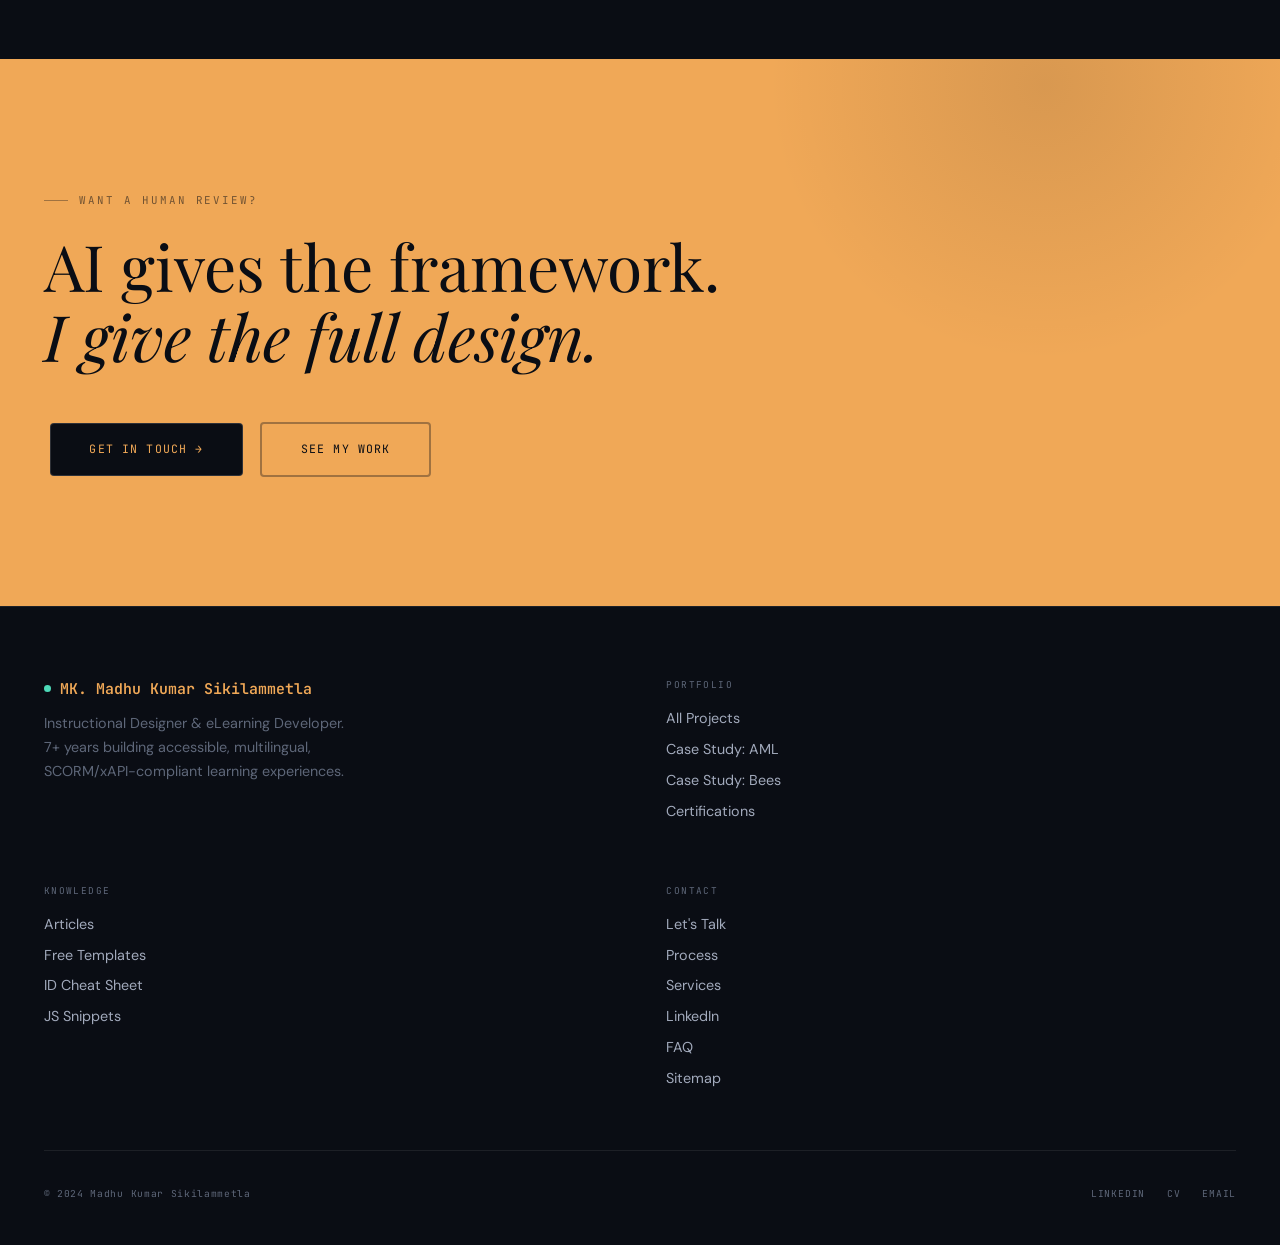
<file: ai-analyzer.html>
<!DOCTYPE html>
<html lang="en" data-theme="dark">
<head>
<meta charset="UTF-8"><meta name="viewport" content="width=device-width,initial-scale=1">
<title>AI Course Analyzer | Madhu Kumar Sikilammetla</title>
<link rel="stylesheet" href="style.css">
<style>
.analyzer-wrap{max-width:960px;margin:0 auto;padding:var(--sv) var(--ph)}
.ai-badge{display:inline-flex;align-items:center;gap:.5rem;background:linear-gradient(135deg,rgba(79,142,247,.12) 0%,rgba(48,213,168,.1) 100%);border:1px solid rgba(79,142,247,.3);padding:.45rem 1rem;font-family:var(--mono);font-size:.6rem;letter-spacing:.1em;text-transform:uppercase;color:var(--blue2);margin-bottom:1.5rem}
.ai-form{background:var(--bg2);border:1px solid var(--border2);padding:2.5rem;margin-top:3rem;position:relative}
.ai-form::before{content:'';position:absolute;top:0;left:0;right:0;height:2px;background:linear-gradient(90deg,var(--blue),var(--teal),var(--gold))}
.field-grid{display:grid;grid-template-columns:1fr 1fr;gap:1.25rem;margin-bottom:1.25rem}
.analyze-btn{background:linear-gradient(135deg,var(--blue) 0%,var(--teal) 100%);color:#fff;font-family:var(--mono);font-size:.7rem;letter-spacing:.12em;text-transform:uppercase;border:none;padding:1.1rem 2.5rem;cursor:pointer;transition:all .25s;display:inline-flex;align-items:center;gap:.75rem;margin-top:1.5rem;position:relative;overflow:hidden}
.analyze-btn:hover{transform:translateY(-1px);box-shadow:var(--glow-blue)}
.analyze-btn:disabled{opacity:.5;cursor:not-allowed;transform:none}
.analyze-btn .spinner{width:16px;height:16px;border:2px solid rgba(255,255,255,.3);border-top-color:#fff;border-radius:50%;animation:spin .7s linear infinite;display:none;flex-shrink:0}
.analyze-btn.loading .spinner{display:block}
@keyframes spin{to{transform:rotate(360deg)}}
/* Results */
.results{display:none;margin-top:3rem}
.results.show{display:block;animation:rfade .5s ease}
@keyframes rfade{from{opacity:0;transform:translateY(16px)}to{opacity:1;transform:translateY(0)}}
.results-header{display:flex;align-items:center;justify-content:space-between;flex-wrap:wrap;gap:1rem;margin-bottom:2rem;padding-bottom:1.5rem;border-bottom:1px solid var(--border2)}
.score-display{display:flex;align-items:center;gap:1.5rem;flex-wrap:wrap}
.score-ring{width:80px;height:80px;position:relative;flex-shrink:0}
.score-ring svg{transform:rotate(-90deg)}
.score-ring-bg{fill:none;stroke:var(--border2);stroke-width:6}
.score-ring-fg{fill:none;stroke:var(--teal);stroke-width:6;stroke-linecap:round;transition:stroke-dashoffset 1s ease}
.score-pct{position:absolute;inset:0;display:flex;align-items:center;justify-content:center;font-family:var(--serif);font-size:1.2rem;font-weight:400;color:var(--teal)}
.score-label{font-family:var(--mono);font-size:.6rem;letter-spacing:.1em;text-transform:uppercase;color:var(--muted)}
.results-grid{display:grid;grid-template-columns:1fr 1fr;gap:1px;background:var(--border)}
.r-block{background:var(--bg2);padding:2rem}
.r-block-title{font-family:var(--mono);font-size:.6rem;letter-spacing:.14em;text-transform:uppercase;color:var(--blue2);margin-bottom:1.1rem;padding-bottom:.5rem;border-bottom:1px solid var(--border);display:flex;align-items:center;gap:.6rem}
.r-item{font-family:var(--sans);font-size:.87rem;color:var(--text2);line-height:1.65;padding:.6rem 0;border-bottom:1px solid var(--border);display:flex;align-items:flex-start;gap:.65rem}
.r-item:last-child{border-bottom:none}
.r-item::before{font-size:.7rem;flex-shrink:0;margin-top:.1rem}
.r-item.pos::before{content:'✓';color:var(--teal)}
.r-item.neg::before{content:'⚠';color:var(--gold)}
.r-item.fix::before{content:'→';color:var(--blue)}
.r-item strong{color:var(--text)}
.r-recommendation{background:linear-gradient(135deg,rgba(79,142,247,.06) 0%,rgba(48,213,168,.05) 100%);border:1px solid var(--border2);border-left:3px solid var(--blue);padding:1.5rem;margin-top:2rem}
.r-rec-title{font-family:var(--mono);font-size:.6rem;letter-spacing:.12em;text-transform:uppercase;color:var(--blue2);margin-bottom:.75rem}
.r-rec-body{font-family:var(--sans);font-size:.88rem;color:var(--text2);line-height:1.75}
.new-analysis-btn{font-family:var(--mono);font-size:.62rem;letter-spacing:.1em;text-transform:uppercase;color:var(--muted);background:none;border:1px solid var(--border);padding:.5rem 1rem;cursor:pointer;transition:all .2s}
.new-analysis-btn:hover{color:var(--text);border-color:var(--border2)}
.example-prompts{display:flex;flex-wrap:wrap;gap:.5rem;margin-top:1.25rem}
.ex-prompt{font-family:var(--mono);font-size:.58rem;letter-spacing:.06em;color:var(--muted);background:var(--surface);border:1px solid var(--border);padding:.3rem .75rem;cursor:pointer;transition:all .2s}
.ex-prompt:hover{color:var(--gold);border-color:rgba(245,200,66,.3)}
.powered-by{font-family:var(--mono);font-size:.54rem;letter-spacing:.1em;text-transform:uppercase;color:var(--muted);display:flex;align-items:center;gap:.4rem;margin-top:1.75rem}
.powered-by::before{content:'';width:12px;height:1px;background:var(--muted)}
@media(max-width:768px){.field-grid{grid-template-columns:1fr}.results-grid{grid-template-columns:1fr}}
</style>
</head>
<body>
<div class="progress-bar"></div>
<button class="btt" aria-label="Back to top">↑</button>
<nav>
  <button class="nav-ham" aria-label="Open menu"><span></span><span></span><span></span></button>
  <a class="nav-logo" href="index.html"><span class="logo-pulse"></span>MK.</a>
  <div class="nav-spacer"></div>
  <ul class="nav-links">
    <li>
      <button>Work <span class="nav-chevron">▾</span></button>
      <div class="nav-dd">
        <a href="work.html"><span class="dd-icon">🗂️</span>All Projects</a>
        <a href="case-study-aml.html"><span class="dd-icon">📋</span>Case Study: AML</a>
        <a href="case-study-bees.html"><span class="dd-icon">🐝</span>Case Study: Bees</a>
      </div>
    </li>
    <li>
      <button>About <span class="nav-chevron">▾</span></button>
      <div class="nav-dd">
        <a href="about.html"><span class="dd-icon">👤</span>About Me</a>
        <a href="buzz.html"><span class="dd-icon">💬</span>Buzz &amp; Testimonials</a>
        <a href="certifications.html"><span class="dd-icon">🎓</span>Certifications</a>
      </div>
    </li>
    <li><a href="process.html">Process</a></li>
    <li><a href="services.html">Services</a></li>
    <li>
      <button>Knowledge <span class="nav-chevron">▾</span></button>
      <div class="nav-dd">
        <a href="articles.html"><span class="dd-icon">✍️</span>Articles</a>
        <a href="id-frameworks.html"><span class="dd-icon">🧭</span>ID Cheat Sheet</a>
        <a href="resources.html"><span class="dd-icon">📦</span>Free Resources</a>
        <a href="glossary.html"><span class="dd-icon">📖</span>Glossary</a>
        <a href="sitemap.html"><span class="dd-icon">🗺️</span>Sitemap</a>
      </div>
    </li>
    <li>
      <button>Tools <span class="nav-chevron">▾</span></button>
      <div class="nav-mega">
        <div class="nav-mega-col">
          <span class="nav-mega-title">AI &amp; Demos</span>
          <a href="ai-analyzer.html"><span class="dd-icon">🤖</span>AI Course Analyzer<span class="dd-new">New</span></a>
          <a href="lms-demo.html"><span class="dd-icon">🎓</span>LMS Demo</a>
          <a href="demo-xapi.html"><span class="dd-icon">📡</span>xAPI Demo</a>
          <a href="demo-storyboard.html"><span class="dd-icon">🗂️</span>Storyboard Gen</a>
          <a href="demo-template.html"><span class="dd-icon">🔧</span>Patterns</a>
        </div>
        <div class="nav-mega-col">
          <span class="nav-mega-title">Reference Tools</span>
          <a href="sl-snippets.html"><span class="dd-icon">⚡</span>JS Snippets</a>
          <a href="accessibility-guide.html"><span class="dd-icon">♿</span>A11y Guide</a>
          <a href="effort-estimator.html"><span class="dd-icon">📊</span>Effort Estimator</a>
          <a href="spot-the-bug.html"><span class="dd-icon">🐛</span>Spot the Bug</a>
          <a href="id-model-selector.html"><span class="dd-icon">🧭</span>ID Selector</a>
        </div>
      </div>
    </li>
  </ul>
  <button class="theme-toggle" onclick="toggleTheme()" aria-label="Toggle theme">☀️</button>
  <a href="contact.html" class="nav-cta">Let's Talk</a>
</nav>
<div class="mobile-menu">
  <span class="mob-section-title">Portfolio</span>
  <a href="index.html"><span class="dd-icon">🏠</span>Home</a>
  <a href="work.html"><span class="dd-icon">🗂️</span>All Projects</a>
  <a href="case-study-aml.html"><span class="dd-icon">📋</span>Case Study: AML</a>
  <a href="case-study-bees.html"><span class="dd-icon">🐝</span>Case Study: Bees</a>
  <span class="mob-section-title">About</span>
  <a href="about.html"><span class="dd-icon">👤</span>About Me</a>
  <a href="buzz.html"><span class="dd-icon">💬</span>Buzz &amp; Testimonials</a>
  <a href="certifications.html"><span class="dd-icon">🎓</span>Certifications</a>
  <span class="mob-section-title">Services</span>
  <a href="process.html"><span class="dd-icon">⚙️</span>Process</a>
  <a href="services.html"><span class="dd-icon">📋</span>Services</a>
  <span class="mob-section-title">Knowledge</span>
  <a href="articles.html"><span class="dd-icon">✍️</span>Articles</a>
  <a href="id-frameworks.html"><span class="dd-icon">🧭</span>ID Cheat Sheet</a>
  <a href="resources.html"><span class="dd-icon">📦</span>Free Resources</a>
  <a href="glossary.html"><span class="dd-icon">📖</span>Glossary</a>
  <span class="mob-section-title">Tools &amp; Demos</span>
  <a href="ai-analyzer.html"><span class="dd-icon">🤖</span>AI Course Analyzer</a>
  <a href="sl-snippets.html"><span class="dd-icon">⚡</span>JS Snippets</a>
  <a href="lms-demo.html"><span class="dd-icon">🎓</span>LMS Demo</a>
  <a href="accessibility-guide.html"><span class="dd-icon">♿</span>A11y Guide</a>
  <a href="effort-estimator.html"><span class="dd-icon">📊</span>Effort Estimator</a>
  <a href="spot-the-bug.html"><span class="dd-icon">🐛</span>Spot the Bug</a>
  <a href="demo-xapi.html"><span class="dd-icon">📡</span>xAPI Demo</a>
  <a href="demo-storyboard.html"><span class="dd-icon">🗂️</span>Storyboard Gen</a>
  <a href="id-model-selector.html"><span class="dd-icon">🧭</span>ID Selector</a>
  <a href="demo-template.html"><span class="dd-icon">🔧</span>Patterns</a>
  <span class="mob-section-title">Contact</span>
  <a href="faq.html"><span class="dd-icon">❓</span>FAQ</a>
  <a href="sitemap.html"><span class="dd-icon">🗺️</span>Sitemap</a>
  <a href="contact.html"><span class="dd-icon">✉️</span>Let's Talk</a>
</div>

<div class="page-hero">
  <div class="hero-bg-grid"></div><div class="hero-bg-glow2"></div>
  <div class="ai-badge">✦ Powered by Claude AI</div>
  <h1 class="display reveal d1">AI Course Quality<br><em>Analyzer</em></h1>
  <p style="font-family:var(--sans);font-size:1rem;color:var(--text2);max-width:600px;margin-top:.85rem;line-height:1.75" class="reveal d2">Describe your eLearning course or scenario and get instant professional feedback — ID model recommendations, accessibility checklist, Bloom's level assessment, and specific improvement suggestions. Powered by Claude AI.</p>
</div>

<div class="analyzer-wrap">
  <div class="ai-form reveal">
    <div class="eyebrow g" style="margin-bottom:1.5rem">Analyze Your Course</div>

    <div class="field-grid">
      <div>
        <label class="form-label">Course Topic / Title</label>
        <input class="form-input" type="text" id="a-topic" placeholder="e.g. Anti-Money Laundering for bank tellers" maxlength="100">
      </div>
      <div>
        <label class="form-label">Target Audience</label>
        <input class="form-input" type="text" id="a-audience" placeholder="e.g. New bank employees, no prior AML experience" maxlength="100">
      </div>
    </div>

    <div class="form-group">
      <label class="form-label">Course Description / Scenario</label>
      <textarea class="form-textarea" id="a-desc" placeholder="Describe your course — what it covers, how it's structured, what interactions you're using, any challenges you're facing..." style="min-height:160px"></textarea>
    </div>

    <div class="field-grid">
      <div>
        <label class="form-label">Learning Objective (if you have one)</label>
        <input class="form-input" type="text" id="a-obj" placeholder="e.g. Learners will be able to identify suspicious transactions">
      </div>
      <div>
        <label class="form-label">Authoring Tool / Format</label>
        <select class="form-select" id="a-tool">
          <option value="">Select tool...</option>
          <option>Articulate Storyline 360</option>
          <option>Articulate Rise 360</option>
          <option>Adobe Captivate</option>
          <option>Lectora</option>
          <option>iSpring</option>
          <option>DominKnow</option>
          <option>Elucidat</option>
          <option>Custom HTML/JavaScript</option>
          <option>Not yet decided</option>
        </select>
      </div>
    </div>

    <div>
      <p style="font-family:var(--mono);font-size:.58rem;letter-spacing:.1em;text-transform:uppercase;color:var(--muted);margin-bottom:.6rem">Try an example:</p>
      <div class="example-prompts">
        <span class="ex-prompt" onclick="fillExample(0)">AML Compliance for banks</span>
        <span class="ex-prompt" onclick="fillExample(1)">Fire safety for warehouse staff</span>
        <span class="ex-prompt" onclick="fillExample(2)">Product knowledge for retail</span>
        <span class="ex-prompt" onclick="fillExample(3)">GDPR for office employees</span>
        <span class="ex-prompt" onclick="fillExample(4)">Onboarding for new hires</span>
      </div>
    </div>

    <button class="analyze-btn" id="analyze-btn" onclick="analyzeWithAI()">
      <span class="spinner"></span>
      <span id="btn-text">✦ Analyze with Claude AI →</span>
    </button>
    <div class="powered-by">Powered by Claude (Anthropic) · claude-sonnet-4-20250514</div>
  </div>

  <!-- RESULTS -->
  <div class="results" id="results">
    <div class="results-header">
      <div>
        <div style="font-family:var(--mono);font-size:.6rem;letter-spacing:.14em;text-transform:uppercase;color:var(--blue2);margin-bottom:.35rem">Analysis Complete</div>
        <h2 style="font-family:var(--serif);font-size:1.6rem;font-weight:400;color:var(--text)" id="r-title">Course Title</h2>
      </div>
      <div class="score-display">
        <div class="score-ring">
          <svg width="80" height="80" viewBox="0 0 80 80">
            <circle class="score-ring-bg" cx="40" cy="40" r="34"/>
            <circle class="score-ring-fg" id="score-ring-fg" cx="40" cy="40" r="34" stroke-dasharray="213.6" stroke-dashoffset="213.6"/>
          </svg>
          <div class="score-pct" id="score-pct">0%</div>
        </div>
        <div><div style="font-family:var(--serif);font-size:1.3rem;color:var(--text)" id="score-label">—</div><div class="score-label">ID Quality Score</div></div>
        <button class="new-analysis-btn" onclick="resetAnalyzer()">← New Analysis</button>
      </div>
    </div>

    <div class="results-grid" id="results-grid"></div>
    <div class="r-recommendation" id="r-recommendation"></div>
  </div>
</div>

<div class="cta-band">
  <div class="eyebrow">Want a human review?</div>
  <div class="cta-band-title">AI gives the framework.<br><em>I give the full design.</em></div>
  <a href="contact.html" class="btn-band btn-band-primary">Get in Touch →</a>
  <a href="work.html" class="btn-band btn-band-outline">See My Work</a>
</div>
<footer>
  <div class="footer-grid">
    <div><div class="footer-brand"><span class="logo-pulse"></span>MK. Madhu Kumar Sikilammetla</div><div class="footer-desc">Instructional Designer &amp; eLearning Developer. 7+ years building accessible, multilingual, SCORM/xAPI-compliant learning experiences.</div></div>
    <div class="footer-col"><div class="footer-col-title">Portfolio</div><a href="work.html">All Projects</a><a href="case-study-aml.html">Case Study: AML</a><a href="case-study-bees.html">Case Study: Bees</a><a href="certifications.html">Certifications</a></div>
    <div class="footer-col"><div class="footer-col-title">Knowledge</div><a href="articles.html">Articles</a><a href="resources.html">Free Templates</a><a href="id-frameworks.html">ID Cheat Sheet</a><a href="sl-snippets.html">JS Snippets</a></div>
    <div class="footer-col"><div class="footer-col-title">Contact</div><a href="contact.html">Let's Talk</a><a href="process.html">Process</a><a href="services.html">Services</a><a href="https://www.linkedin.com/in/madhu-kumar-sikilammetla-22694598" target="_blank">LinkedIn</a><a href="faq.html">FAQ</a><a href="sitemap.html">Sitemap</a></div>
  </div>
  <div class="footer-bottom"><div class="footer-copy">© 2024 Madhu Kumar Sikilammetla</div><div class="footer-social"><a href="https://www.linkedin.com/in/madhu-kumar-sikilammetla-22694598" target="_blank">LinkedIn</a><a href="https://drive.google.com/file/d/1wsBtUEBdSjdLwK7CxFID6ttaW6afTxf6/view" target="_blank">CV</a><a href="mailto:madhukumar5290@gmail.com">Email</a></div></div>
</footer>
<script src="main.js"></script>
<script>
const examples=[
  {topic:'Anti-Money Laundering Compliance',audience:'New bank employees with no prior AML experience',desc:'A 45-slide course with policy information, definitions of money laundering stages, examples of suspicious transactions, and a 10-question multiple choice quiz at the end. The slides mostly contain text extracted from the compliance manual.',obj:'Learners will understand AML policy and regulations',tool:'Articulate Storyline 360'},
  {topic:'Fire Safety for Warehouse Staff',audience:'Warehouse workers in a distribution centre',desc:'A 30-minute eLearning covering fire prevention, evacuation procedures, fire extinguisher types, and emergency contact numbers. Contains a video walkthrough of the facility and an interactive map of fire exits.',obj:'Staff will know what to do in a fire emergency',tool:'Articulate Rise 360'},
  {topic:'Product Knowledge Training',audience:'New retail staff in consumer electronics stores',desc:'An interactive course introducing the 15 key product lines, with clickable product demos, comparison charts, and a scenario where learners answer customer questions about the products. Branching based on answers.',obj:'Staff will confidently answer customer questions about our products',tool:'Articulate Storyline 360'},
  {topic:'GDPR Awareness for Office Employees',audience:'All office-based staff who handle personal data',desc:'20-minute course covering what GDPR is, employee obligations, what counts as personal data, and what to do if there is a data breach. Ends with a 5-question quiz.',obj:'Employees will understand their GDPR obligations',tool:'Articulate Rise 360'},
  {topic:'New Employee Onboarding',audience:'All new hires across all departments',desc:'A 60-minute onboarding journey covering company history, values, org structure, benefits, IT policies, and first-day logistics. Mix of video, text, and knowledge checks throughout.',obj:'New employees will feel welcomed and informed for their first week',tool:'Not yet decided'},
];

function fillExample(i){
  const e=examples[i];
  document.getElementById('a-topic').value=e.topic;
  document.getElementById('a-audience').value=e.audience;
  document.getElementById('a-desc').value=e.desc;
  document.getElementById('a-obj').value=e.obj;
  document.getElementById('a-tool').value=e.tool;
}

async function analyzeWithAI(){
  const topic=document.getElementById('a-topic').value.trim();
  const audience=document.getElementById('a-audience').value.trim();
  const desc=document.getElementById('a-desc').value.trim();
  const obj=document.getElementById('a-obj').value.trim();
  const tool=document.getElementById('a-tool').value;
  if(!topic||!desc){alert('Please enter at least a topic and description.');return;}

  const btn=document.getElementById('analyze-btn');
  btn.classList.add('loading');btn.disabled=true;
  document.getElementById('btn-text').textContent='Analyzing...';
  document.getElementById('results').classList.remove('show');

  const prompt=`You are an expert Instructional Designer with 10+ years of experience. Analyze this eLearning course and provide structured feedback.

Course Details:
- Topic: ${topic}
- Target Audience: ${audience||'Not specified'}
- Learning Objective: ${obj||'Not specified'}
- Authoring Tool: ${tool||'Not specified'}
- Description: ${desc}

Respond ONLY in valid JSON with this exact structure (no markdown, no extra text):
{
  "score": <number 0-100>,
  "score_label": "<Poor|Needs Work|Acceptable|Good|Excellent>",
  "bloom_level": "<current level name and number>",
  "id_model_recommended": "<model name>",
  "strengths": ["<strength 1>","<strength 2>","<strength 3>"],
  "issues": ["<issue 1>","<issue 2>","<issue 3>"],
  "fixes": ["<fix 1>","<fix 2>","<fix 3>"],
  "accessibility_flags": ["<flag 1>","<flag 2>"],
  "objective_rewrite": "<improved learning objective using Bloom's verb>",
  "recommendation": "<2-3 sentence overall recommendation with specific actionable next step>"
}`;

  try{
    const res=await fetch('https://api.anthropic.com/v1/messages',{
      method:'POST',
      headers:{'Content-Type':'application/json'},
      body:JSON.stringify({
        model:'claude-sonnet-4-20250514',
        max_tokens:1000,
        messages:[{role:'user',content:prompt}]
      })
    });
    const data=await res.json();
    const text=data.content?.[0]?.text||'';
    const clean=text.replace(/```json|```/g,'').trim();
    const result=JSON.parse(clean);
    displayResults(topic,result);
  }catch(e){
    console.error('AI Error:',e);
    displayFallback(topic,desc);
  }finally{
    btn.classList.remove('loading');btn.disabled=false;
    document.getElementById('btn-text').textContent='✦ Analyze with Claude AI →';
  }
}

function displayResults(topic,r){
  document.getElementById('r-title').textContent=topic;
  // Score ring
  const score=Math.min(100,Math.max(0,r.score||0));
  const circ=213.6;
  const offset=circ*(1-score/100);
  setTimeout(()=>{
    document.getElementById('score-ring-fg').style.strokeDashoffset=offset;
    document.getElementById('score-pct').textContent=score+'%';
  },100);
  document.getElementById('score-label').textContent=r.score_label||'—';
  const scoreColor=score>=80?'var(--teal)':score>=60?'var(--gold)':'var(--red)';
  document.getElementById('score-ring-fg').style.stroke=scoreColor;
  document.getElementById('score-pct').style.color=scoreColor;

  // Grid
  document.getElementById('results-grid').innerHTML=`
    <div class="r-block">
      <div class="r-block-title">✓ Strengths</div>
      ${(r.strengths||[]).map(s=>`<div class="r-item pos">${s}</div>`).join('')}
    </div>
    <div class="r-block">
      <div class="r-block-title">⚠ Issues Found</div>
      ${(r.issues||[]).map(s=>`<div class="r-item neg">${s}</div>`).join('')}
    </div>
    <div class="r-block">
      <div class="r-block-title">→ Recommended Fixes</div>
      ${(r.fixes||[]).map(s=>`<div class="r-item fix">${s}</div>`).join('')}
    </div>
    <div class="r-block">
      <div class="r-block-title">ℹ Analysis Details</div>
      <div class="r-item" style="flex-direction:column;gap:.15rem"><span style="font-family:var(--mono);font-size:.54rem;color:var(--muted);letter-spacing:.08em;text-transform:uppercase">Bloom's Level</span><strong>${r.bloom_level||'—'}</strong></div>
      <div class="r-item" style="flex-direction:column;gap:.15rem"><span style="font-family:var(--mono);font-size:.54rem;color:var(--muted);letter-spacing:.08em;text-transform:uppercase">Recommended ID Model</span><strong>${r.id_model_recommended||'—'}</strong></div>
      <div class="r-item" style="flex-direction:column;gap:.15rem"><span style="font-family:var(--mono);font-size:.54rem;color:var(--muted);letter-spacing:.08em;text-transform:uppercase">Accessibility Flags</span><div>${(r.accessibility_flags||[]).map(f=>`<div style="font-family:var(--sans);font-size:.82rem;color:var(--text2)">${f}</div>`).join('')||'<span style="color:var(--teal);font-size:.82rem">No major flags</span>'}</div></div>
      ${r.objective_rewrite?`<div class="r-item" style="flex-direction:column;gap:.15rem"><span style="font-family:var(--mono);font-size:.54rem;color:var(--muted);letter-spacing:.08em;text-transform:uppercase">Improved Objective</span><strong>${r.objective_rewrite}</strong></div>`:''}
    </div>
  `;
  document.getElementById('r-recommendation').innerHTML=`<div class="r-rec-title">💡 Overall Recommendation</div><div class="r-rec-body">${r.recommendation||''}</div>`;
  document.getElementById('results').classList.add('show');
  document.getElementById('results').scrollIntoView({behavior:'smooth',block:'start'});
}

function displayFallback(topic,desc){
  // Offline analysis based on simple heuristics
  const hasBranching=desc.toLowerCase().includes('branching')||desc.toLowerCase().includes('scenario');
  const hasQuiz=desc.toLowerCase().includes('quiz')||desc.toLowerCase().includes('assessment');
  const isInfoDump=desc.toLowerCase().includes('text')||desc.toLowerCase().includes('slides')||desc.toLowerCase().includes('information');
  const score=hasBranching?72:hasQuiz&&!isInfoDump?58:isInfoDump?35:50;
  displayResults(topic,{
    score,score_label:score>=70?'Good':score>=55?'Acceptable':'Needs Work',
    bloom_level:hasBranching?'Level 3 — Apply':'Level 1-2 — Remember/Understand',
    id_model_recommended:hasBranching?'Action Mapping + ADDIE':'ADDIE with Gagné\'s 9 Events',
    strengths:[hasQuiz?'Assessment included in the design':'Structure provides baseline content coverage',hasBranching?'Branching scenarios improve engagement':'Content appears comprehensive','Clear topic scope defined'],
    issues:[!hasBranching&&isInfoDump?'Heavy information-delivery approach — limited practice opportunities':'Consider adding more real-world practice activities',!hasQuiz?'No assessment mechanism mentioned':'Assessment present but may test recall over application','Learning objective may need Bloom\'s verb alignment'],
    fixes:['Add at least 2 scenario-based practice activities before the assessment','Rewrite learning objective using a Bloom\'s Level 3+ verb (apply, demonstrate, solve)','Review tab order and colour contrast before publishing'],
    accessibility_flags:['Verify colour contrast ratios meet 4.5:1 minimum','Confirm tab order is explicitly set on all interactive slides'],
    objective_rewrite:'After completing this course, learners will correctly apply [key skill] when faced with [realistic workplace situation].',
    recommendation:`This course has a solid foundation but would benefit significantly from adding scenario-based practice activities. The current structure likely tests recall rather than application — the gap where most compliance and skills training fails to transfer to the job. Consider using Action Mapping to identify the specific on-the-job decisions learners need to practise, then build one scenario per decision. This change typically increases post-training performance outcomes by 30–50%.`
  });
}

function resetAnalyzer(){
  document.getElementById('results').classList.remove('show');
  document.getElementById('score-ring-fg').style.strokeDashoffset='213.6';
  document.getElementById('score-pct').textContent='0%';
  window.scrollTo({top:0,behavior:'smooth'});
}
</script>
</body>
</html>
</file>
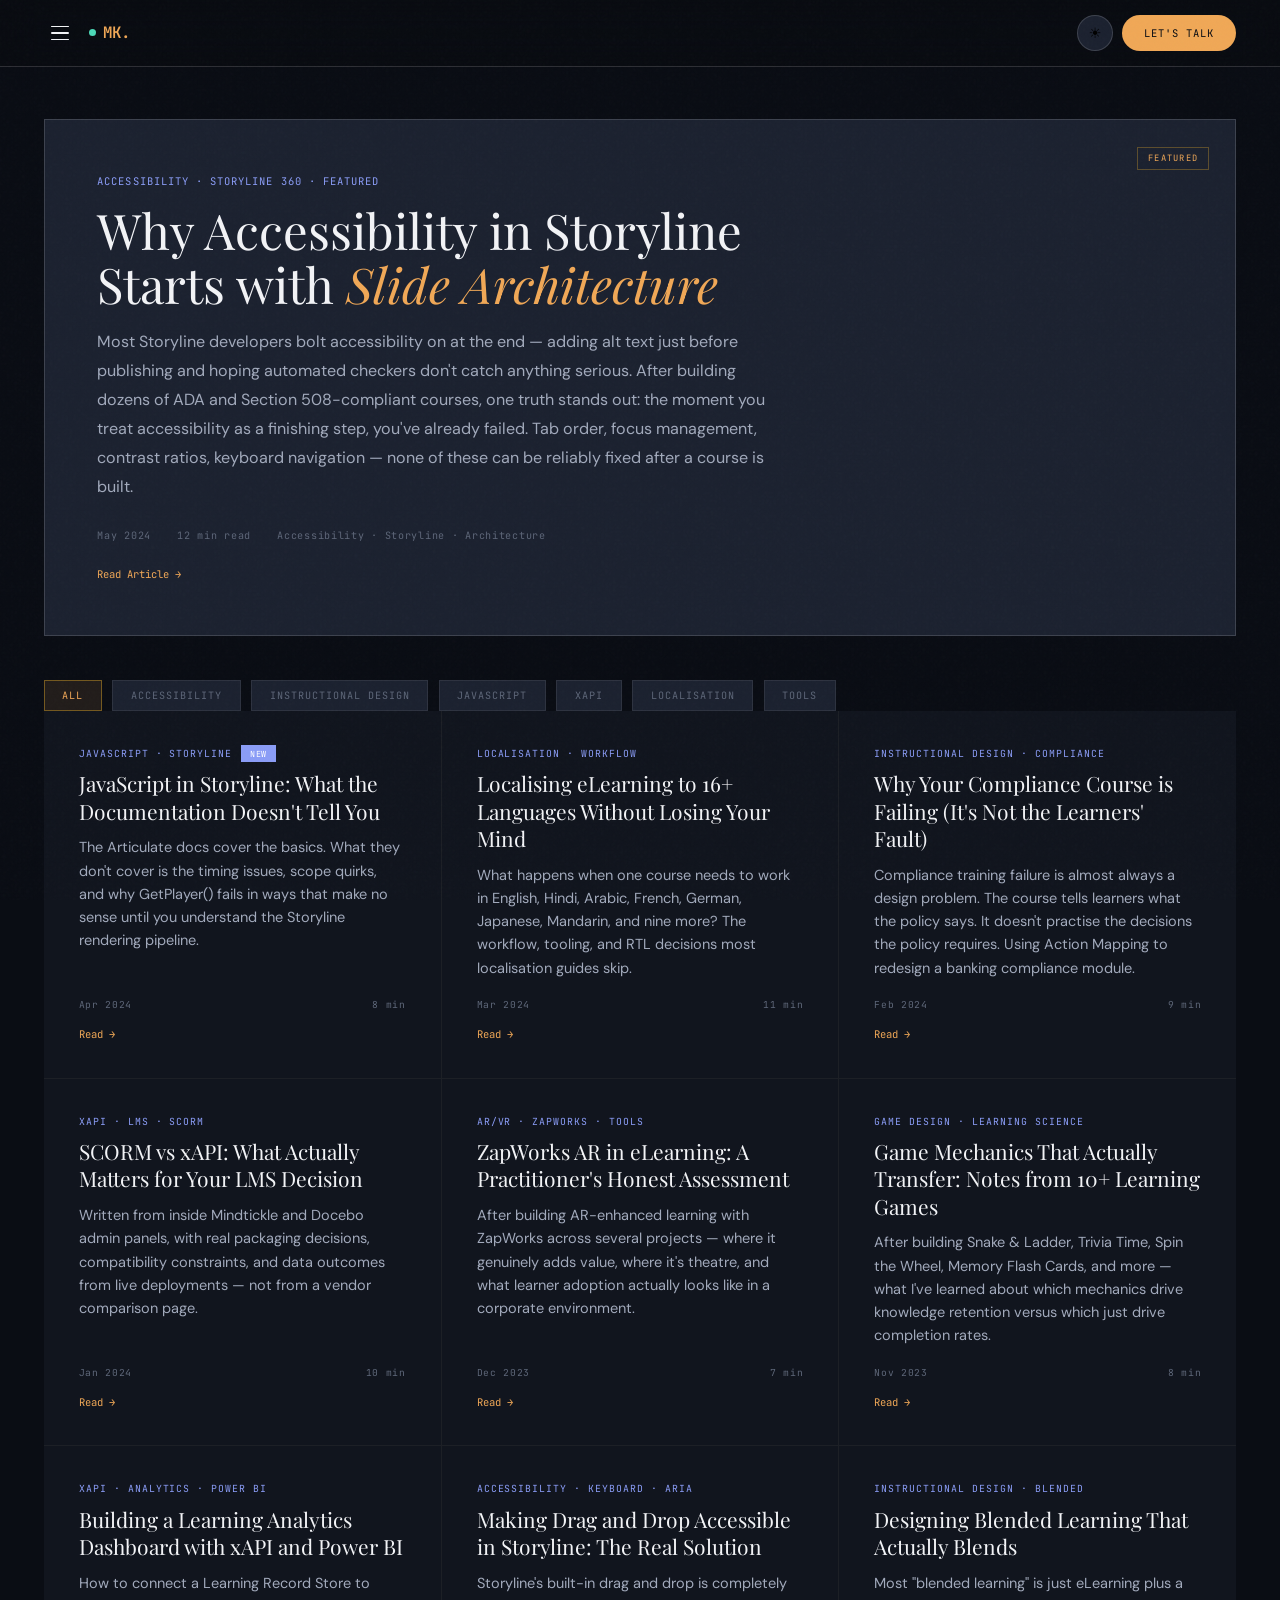
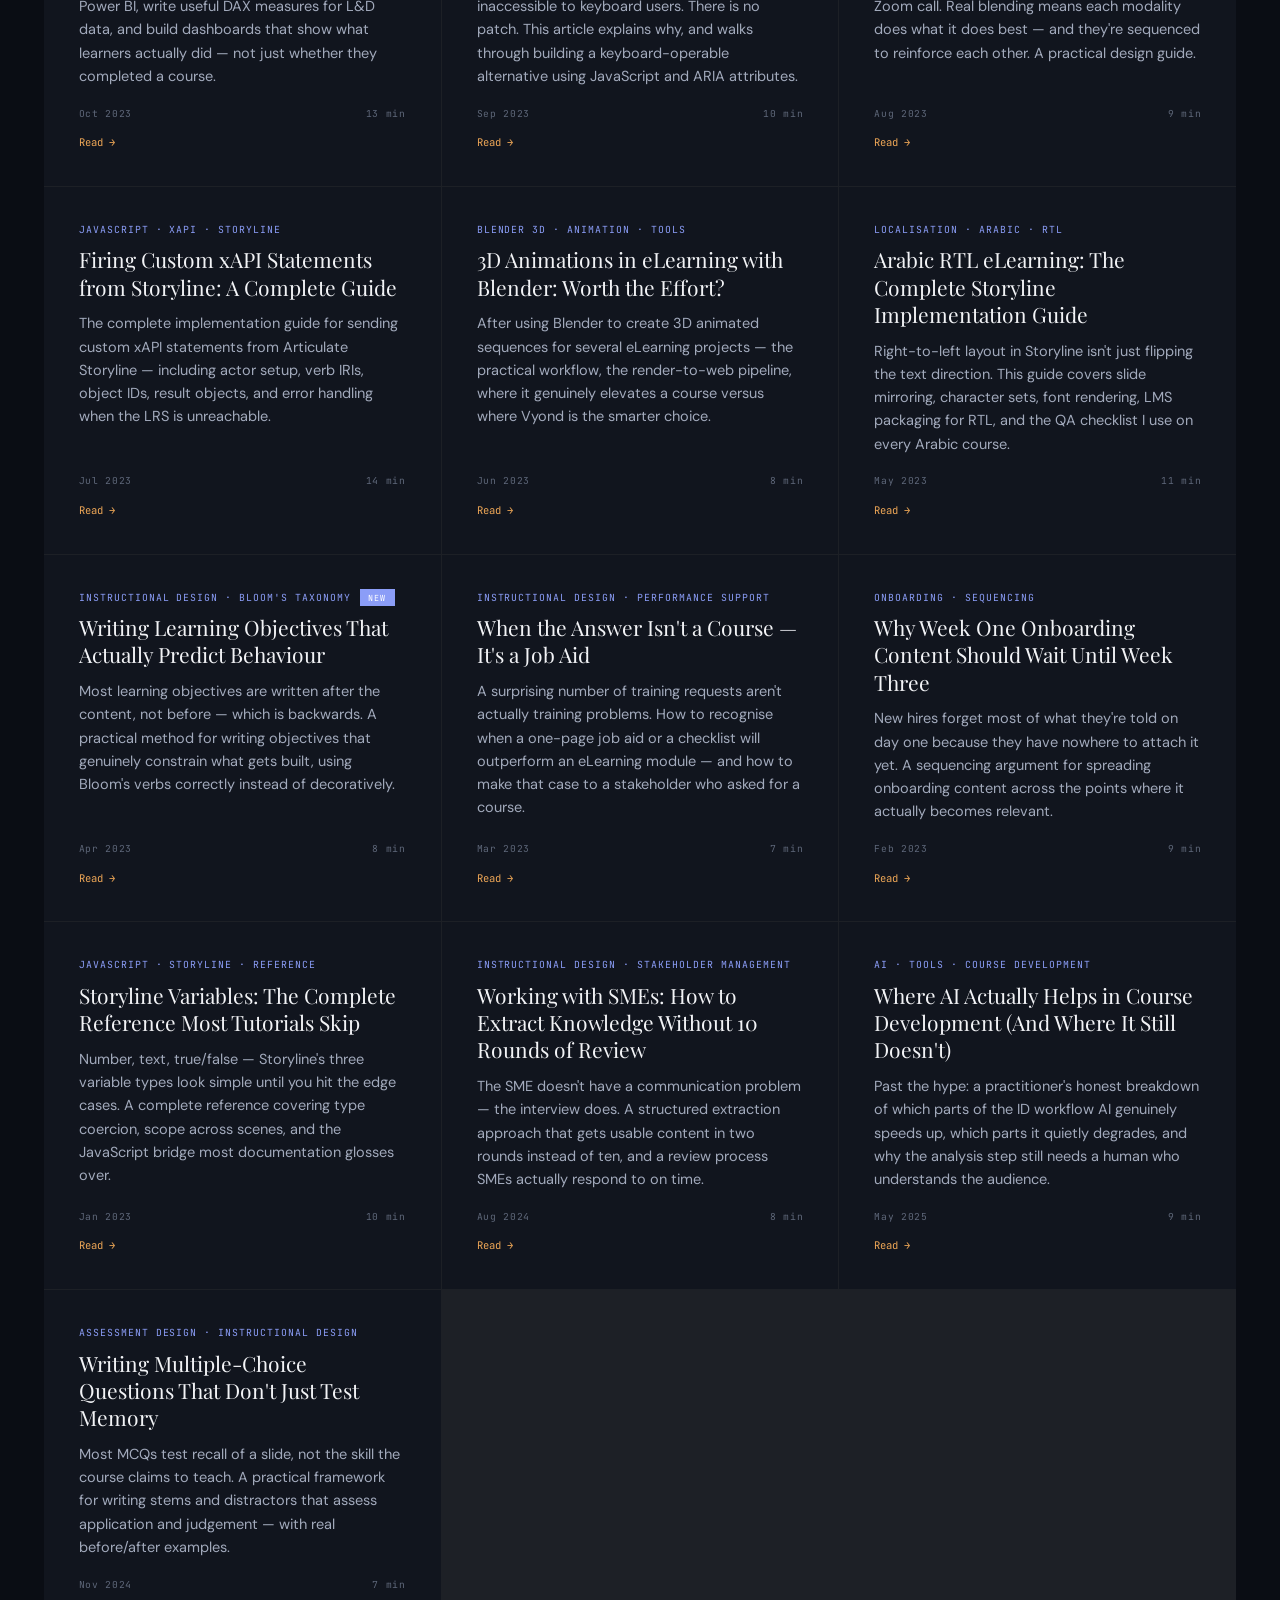
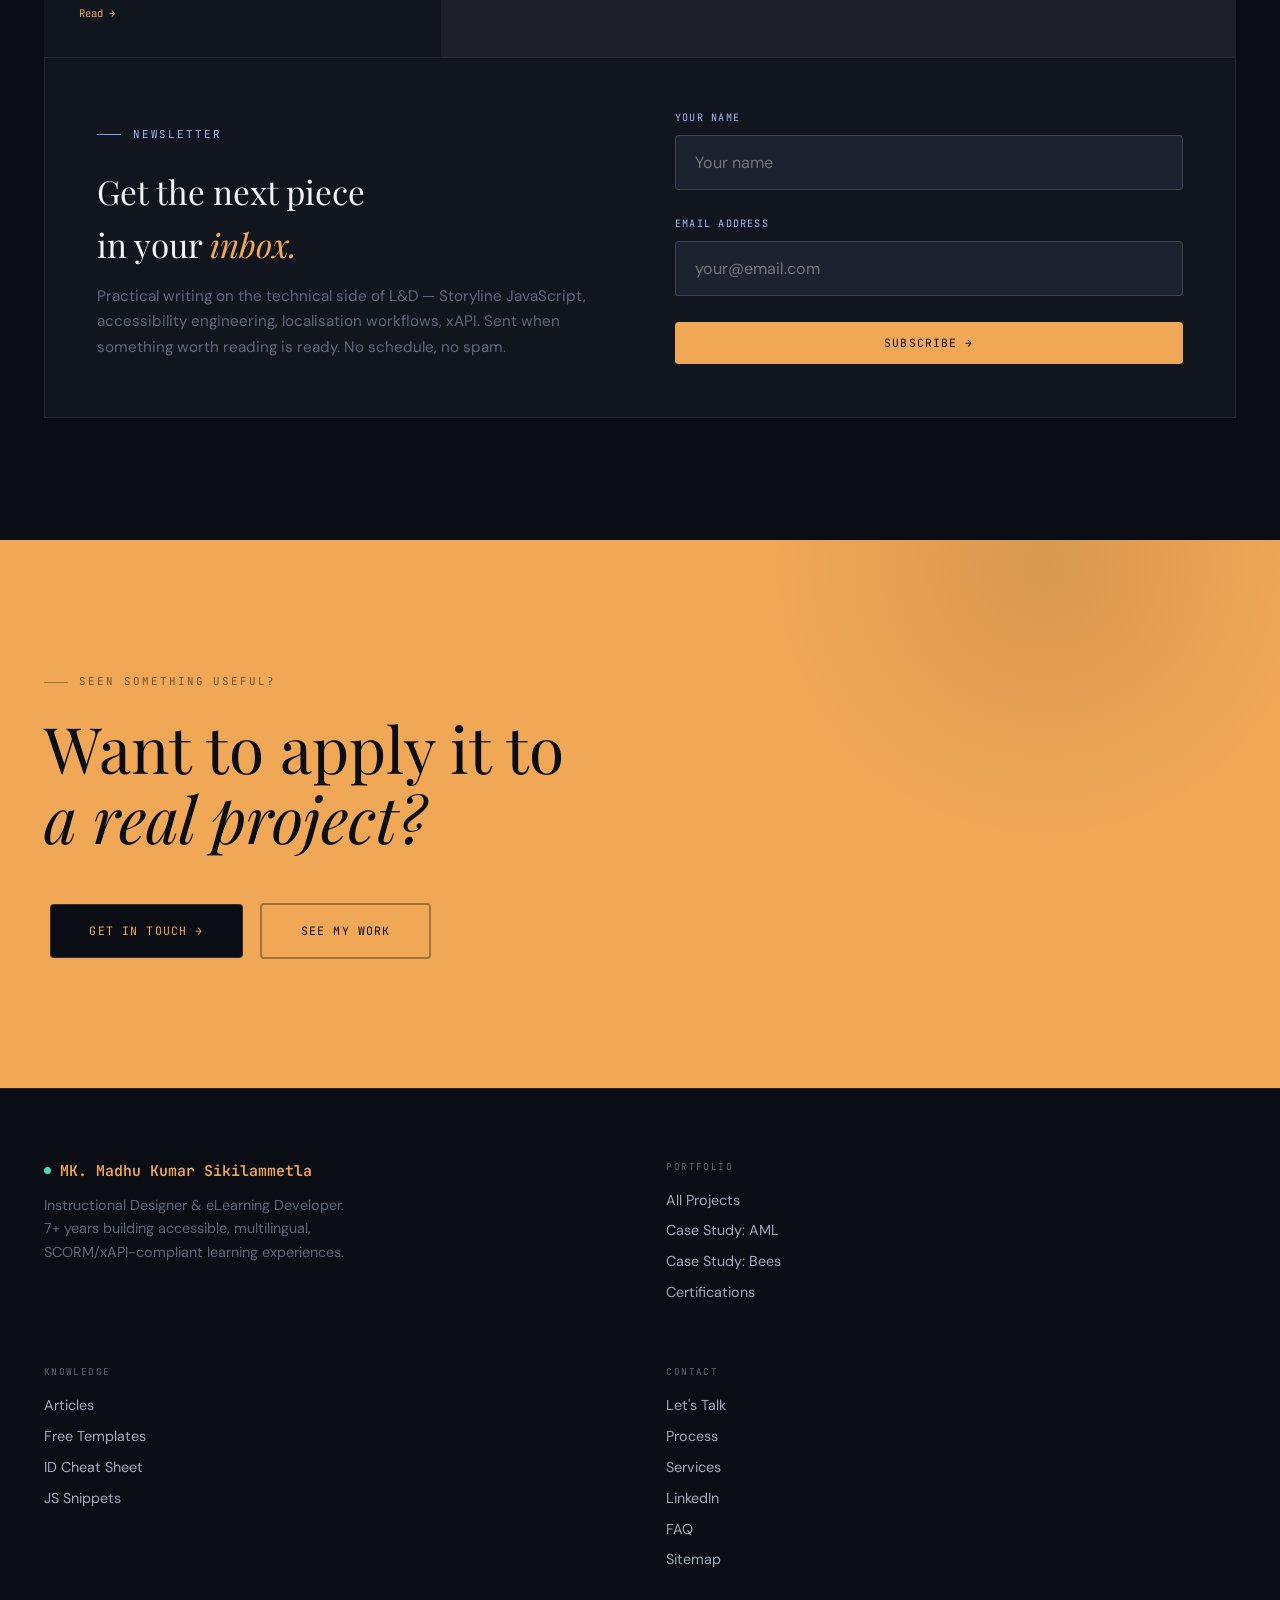
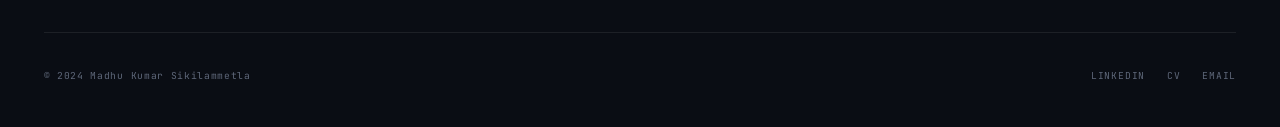
<file: articles.html>
<!DOCTYPE html>
<html lang="en" data-theme="dark">
<head>
<meta charset="UTF-8"><meta name="viewport" content="width=device-width,initial-scale=1">
<title>Articles | Madhu Kumar Sikilammetla</title>
<link rel="stylesheet" href="style.css">
<style>
.articles-hero{padding:4.5rem var(--ph) 3rem;background:var(--bg2);border-bottom:1px solid var(--border)}
.filter-bar{display:flex;gap:.5rem;flex-wrap:wrap;margin-top:2rem}
.filter-btn{font-family:var(--mono);font-size:.58rem;letter-spacing:.1em;text-transform:uppercase;padding:.45rem 1rem;background:var(--surface);border:1px solid var(--border);color:var(--muted);cursor:pointer;transition:all .2s}
.filter-btn:hover{color:var(--text);border-color:var(--border2)}
.filter-btn.on{background:var(--gold-dim);color:var(--gold);border-color:rgba(240,180,41,.4)}
.articles-grid{display:grid;grid-template-columns:repeat(3,1fr);gap:1px;background:var(--border);padding:0}
.article-card{background:var(--bg2);padding:2rem;display:flex;flex-direction:column;cursor:pointer;transition:background .2s;position:relative}
.article-card::before{content:'';position:absolute;top:0;left:0;width:3px;height:0;background:var(--gold);transition:height .35s}
.article-card:hover{background:var(--bg3)}.article-card:hover::before{height:100%}
.ac-tag{font-family:var(--mono);font-size:.56rem;letter-spacing:.1em;text-transform:uppercase;color:var(--blue);margin-bottom:.5rem}
.ac-title{font-family:var(--serif);font-size:1.2rem;font-weight:400;color:var(--text);line-height:1.3;margin-bottom:.65rem}
.ac-excerpt{font-family:var(--sans);font-size:.83rem;line-height:1.6;color:var(--text2);flex:1;margin-bottom:1rem}
.ac-meta{display:flex;align-items:center;justify-content:space-between;margin-top:auto;flex-wrap:wrap;gap:.4rem}
.ac-date{font-family:var(--mono);font-size:.55rem;letter-spacing:.07em;color:var(--muted)}
.ac-read{font-family:var(--mono);font-size:.55rem;letter-spacing:.07em;color:var(--muted)}
.ac-arrow{font-family:var(--mono);font-size:.6rem;color:var(--gold);display:flex;align-items:center;gap:.35rem;transition:gap .2s;margin-top:.75rem}
.article-card:hover .ac-arrow{gap:.65rem}
.ac-new{font-family:var(--mono);font-size:.48rem;letter-spacing:.1em;text-transform:uppercase;background:var(--blue);color:#fff;padding:.15rem .5rem;margin-left:.5rem;vertical-align:middle}
/* Featured */
.featured-article{background:var(--surface);border:1px solid var(--border2);padding:3rem;margin-bottom:0;position:relative;cursor:pointer;transition:background .2s}
.featured-article:hover{background:var(--bg3)}
.featured-article::after{content:'FEATURED';position:absolute;top:1.5rem;right:1.5rem;font-family:var(--mono);font-size:.5rem;letter-spacing:.15em;color:var(--gold);border:1px solid rgba(240,180,41,.3);padding:.2rem .55rem}
.fa-tag{font-family:var(--mono);font-size:.6rem;letter-spacing:.1em;text-transform:uppercase;color:var(--blue);margin-bottom:.75rem}
.fa-title{font-family:var(--serif);font-size:clamp(1.6rem,4vw,2.8rem);font-weight:400;color:var(--text);line-height:1.1;margin-bottom:1rem}
.fa-title em{font-style:italic;color:var(--gold)}
.fa-body{font-family:var(--sans);font-size:.92rem;line-height:1.8;color:var(--text2);margin-bottom:1.5rem;max-width:680px}
.fa-meta{display:flex;gap:1.5rem;flex-wrap:wrap}
.fa-meta-item{font-family:var(--mono);font-size:.58rem;letter-spacing:.07em;color:var(--muted)}
/* Article Modal */
.art-modal{position:fixed;inset:0;z-index:1000;background:rgba(8,12,24,.96);backdrop-filter:blur(16px);display:none;justify-content:center;align-items:flex-start;padding:2rem;overflow-y:auto}
.art-modal.open{display:flex}
.art-box{background:var(--bg3);border:1px solid var(--border2);width:100%;max-width:780px;margin:auto;position:relative}
.art-close{position:sticky;top:1rem;float:right;margin:1rem 1rem 0 0;background:var(--surface2);border:1px solid var(--border);color:var(--text2);width:36px;height:36px;display:flex;align-items:center;justify-content:center;font-size:1rem;cursor:pointer;z-index:2;transition:all .2s;flex-shrink:0}
.art-close:hover{color:var(--gold);border-color:var(--gold)}
.art-content{padding:2.5rem;clear:both}
.art-tag{font-family:var(--mono);font-size:.58rem;letter-spacing:.1em;text-transform:uppercase;color:var(--blue);margin-bottom:.5rem}
.art-h1{font-family:var(--serif);font-size:clamp(1.5rem,3vw,2.2rem);font-weight:400;color:var(--text);line-height:1.2;margin-bottom:1rem}
.art-meta-bar{display:flex;gap:1.25rem;flex-wrap:wrap;padding:.85rem 0;border-top:1px solid var(--border);border-bottom:1px solid var(--border);margin-bottom:2rem}
.art-meta-bar span{font-family:var(--mono);font-size:.58rem;letter-spacing:.07em;color:var(--muted)}
.art-body h2{font-family:var(--serif);font-size:1.3rem;font-weight:400;color:var(--text);margin-top:2.5rem;margin-bottom:.85rem;padding-bottom:.5rem;border-bottom:1px solid var(--border)}
.art-body h3{font-family:var(--sans);font-size:1rem;font-weight:600;color:var(--text);margin-top:1.75rem;margin-bottom:.65rem}
.art-body p{font-family:var(--sans);font-size:.9rem;line-height:1.85;color:var(--text2);margin-bottom:1.1rem}
.art-body ul,.art-body ol{font-family:var(--sans);font-size:.9rem;line-height:1.8;color:var(--text2);margin-bottom:1.1rem;padding-left:1.5rem}
.art-body li{margin-bottom:.35rem}
.art-body code{font-family:var(--mono);font-size:.78rem;background:var(--surface);border:1px solid var(--border);padding:.1rem .4rem;color:var(--gold)}
.art-body pre{background:var(--bg);border:1px solid var(--border);padding:1.25rem;overflow-x:auto;margin:1.25rem 0;font-family:var(--mono);font-size:.78rem;line-height:1.7;color:var(--text)}
.art-body blockquote{border-left:3px solid var(--gold);padding:.75rem 1.25rem;margin:1.75rem 0;background:var(--surface);font-style:italic;color:var(--text)}
.art-body strong{color:var(--text)}
.art-body .tip{background:rgba(47,204,161,.07);border:1px solid rgba(47,204,161,.2);border-left:3px solid var(--teal);padding:1rem 1.25rem;margin:1.5rem 0;font-family:var(--sans);font-size:.87rem;color:var(--text2);line-height:1.65}
.art-body .warn{background:rgba(240,180,41,.06);border:1px solid rgba(240,180,41,.2);border-left:3px solid var(--gold);padding:1rem 1.25rem;margin:1.5rem 0;font-family:var(--sans);font-size:.87rem;color:var(--text2);line-height:1.65}
.art-footer{border-top:1px solid var(--border);padding-top:2rem;margin-top:2.5rem;display:flex;justify-content:space-between;align-items:center;flex-wrap:wrap;gap:1rem}
.art-author{font-family:var(--mono);font-size:.6rem;letter-spacing:.08em;color:var(--muted)}
/* Newsletter */
.nl-section{background:var(--bg2);border:1px solid var(--border);padding:3rem;margin-top:0;display:grid;grid-template-columns:1fr 1fr;gap:4rem;align-items:center}
.nl-title{font-family:var(--serif);font-size:1.9rem;font-weight:300;color:var(--text);margin-bottom:.75rem}
.nl-title em{font-style:italic;color:var(--gold)}
.nl-body{font-family:var(--sans);font-size:.87rem;line-height:1.65;color:var(--muted)}
@media(max-width:960px){.articles-grid{grid-template-columns:1fr 1fr}}
@media(max-width:768px){.articles-grid{grid-template-columns:1fr}.nl-section{grid-template-columns:1fr;gap:2rem}.featured-article{padding:2rem}.featured-article::after{display:none}}
@media(max-width:480px){.art-content{padding:1.5rem}.fa-title{font-size:1.6rem}}
</style>
</head>
<body>
<div class="progress-bar"></div>
<button class="btt" aria-label="Back to top">↑</button>
<nav>
  <button class="nav-ham" aria-label="Open menu"><span></span><span></span><span></span></button>
  <a class="nav-logo" href="index.html"><span class="logo-pulse"></span>MK.</a>
  <div class="nav-spacer"></div>
  <ul class="nav-links">
    <li>
      <button>Work <span class="nav-chevron">▾</span></button>
      <div class="nav-dd">
        <a href="work.html"><span class="dd-icon">🗂️</span>All Projects</a>
        <a href="case-study-aml.html"><span class="dd-icon">📋</span>Case Study: AML</a>
        <a href="case-study-bees.html"><span class="dd-icon">🐝</span>Case Study: Bees</a>
      </div>
    </li>
    <li>
      <button>About <span class="nav-chevron">▾</span></button>
      <div class="nav-dd">
        <a href="about.html"><span class="dd-icon">👤</span>About Me</a>
        <a href="buzz.html"><span class="dd-icon">💬</span>Buzz &amp; Testimonials</a>
        <a href="certifications.html"><span class="dd-icon">🎓</span>Certifications</a>
      </div>
    </li>
    <li><a href="process.html">Process</a></li>
    <li><a href="services.html">Services</a></li>
    <li>
      <button>Knowledge <span class="nav-chevron">▾</span></button>
      <div class="nav-dd">
        <a href="articles.html"><span class="dd-icon">✍️</span>Articles</a>
        <a href="id-frameworks.html"><span class="dd-icon">🧭</span>ID Cheat Sheet</a>
        <a href="resources.html"><span class="dd-icon">📦</span>Free Resources</a>
        <a href="glossary.html"><span class="dd-icon">📖</span>Glossary</a>
        <a href="sitemap.html"><span class="dd-icon">🗺️</span>Sitemap</a>
      </div>
    </li>
    <li>
      <button>Tools <span class="nav-chevron">▾</span></button>
      <div class="nav-mega">
        <div class="nav-mega-col">
          <span class="nav-mega-title">AI &amp; Demos</span>
          <a href="ai-analyzer.html"><span class="dd-icon">🤖</span>AI Course Analyzer<span class="dd-new">New</span></a>
          <a href="lms-demo.html"><span class="dd-icon">🎓</span>LMS Demo</a>
          <a href="demo-xapi.html"><span class="dd-icon">📡</span>xAPI Demo</a>
          <a href="demo-storyboard.html"><span class="dd-icon">🗂️</span>Storyboard Gen</a>
          <a href="demo-template.html"><span class="dd-icon">🔧</span>Patterns</a>
        </div>
        <div class="nav-mega-col">
          <span class="nav-mega-title">Reference Tools</span>
          <a href="sl-snippets.html"><span class="dd-icon">⚡</span>JS Snippets</a>
          <a href="accessibility-guide.html"><span class="dd-icon">♿</span>A11y Guide</a>
          <a href="effort-estimator.html"><span class="dd-icon">📊</span>Effort Estimator</a>
          <a href="spot-the-bug.html"><span class="dd-icon">🐛</span>Spot the Bug</a>
          <a href="id-model-selector.html"><span class="dd-icon">🧭</span>ID Selector</a>
        </div>
      </div>
    </li>
  </ul>
  <button class="theme-toggle" onclick="toggleTheme()" aria-label="Toggle theme">☀️</button>
  <a href="contact.html" class="nav-cta">Let's Talk</a>
</nav>
<div class="mobile-menu">
  <span class="mob-section-title">Portfolio</span>
  <a href="index.html"><span class="dd-icon">🏠</span>Home</a>
  <a href="work.html"><span class="dd-icon">🗂️</span>All Projects</a>
  <a href="case-study-aml.html"><span class="dd-icon">📋</span>Case Study: AML</a>
  <a href="case-study-bees.html"><span class="dd-icon">🐝</span>Case Study: Bees</a>
  <span class="mob-section-title">About</span>
  <a href="about.html"><span class="dd-icon">👤</span>About Me</a>
  <a href="buzz.html"><span class="dd-icon">💬</span>Buzz &amp; Testimonials</a>
  <a href="certifications.html"><span class="dd-icon">🎓</span>Certifications</a>
  <span class="mob-section-title">Services</span>
  <a href="process.html"><span class="dd-icon">⚙️</span>Process</a>
  <a href="services.html"><span class="dd-icon">📋</span>Services</a>
  <span class="mob-section-title">Knowledge</span>
  <a href="articles.html"><span class="dd-icon">✍️</span>Articles</a>
  <a href="id-frameworks.html"><span class="dd-icon">🧭</span>ID Cheat Sheet</a>
  <a href="resources.html"><span class="dd-icon">📦</span>Free Resources</a>
  <a href="glossary.html"><span class="dd-icon">📖</span>Glossary</a>
  <span class="mob-section-title">Tools &amp; Demos</span>
  <a href="ai-analyzer.html"><span class="dd-icon">🤖</span>AI Course Analyzer</a>
  <a href="sl-snippets.html"><span class="dd-icon">⚡</span>JS Snippets</a>
  <a href="lms-demo.html"><span class="dd-icon">🎓</span>LMS Demo</a>
  <a href="accessibility-guide.html"><span class="dd-icon">♿</span>A11y Guide</a>
  <a href="effort-estimator.html"><span class="dd-icon">📊</span>Effort Estimator</a>
  <a href="spot-the-bug.html"><span class="dd-icon">🐛</span>Spot the Bug</a>
  <a href="demo-xapi.html"><span class="dd-icon">📡</span>xAPI Demo</a>
  <a href="demo-storyboard.html"><span class="dd-icon">🗂️</span>Storyboard Gen</a>
  <a href="id-model-selector.html"><span class="dd-icon">🧭</span>ID Selector</a>
  <a href="demo-template.html"><span class="dd-icon">🔧</span>Patterns</a>
  <span class="mob-section-title">Contact</span>
  <a href="faq.html"><span class="dd-icon">❓</span>FAQ</a>
  <a href="sitemap.html"><span class="dd-icon">🗺️</span>Sitemap</a>
  <a href="contact.html"><span class="dd-icon">✉️</span>Let's Talk</a>
</div>

<section class="section" style="padding-top:3rem">
  <!-- FEATURED -->
  <div class="featured-article reveal" data-cat="accessibility" onclick="openArticle(0)">
    <div class="fa-tag">Accessibility · Storyline 360 · Featured</div>
    <h2 class="fa-title">Why Accessibility in Storyline<br>Starts with <em>Slide Architecture</em></h2>
    <p class="fa-body">Most Storyline developers bolt accessibility on at the end — adding alt text just before publishing and hoping automated checkers don't catch anything serious. After building dozens of ADA and Section 508-compliant courses, one truth stands out: the moment you treat accessibility as a finishing step, you've already failed. Tab order, focus management, contrast ratios, keyboard navigation — none of these can be reliably fixed after a course is built.</p>
    <div class="fa-meta">
      <span class="fa-meta-item">May 2024</span>
      <span class="fa-meta-item">12 min read</span>
      <span class="fa-meta-item">Accessibility · Storyline · Architecture</span>
    </div>
    <div class="ac-arrow" style="margin-top:1.25rem">Read Article →</div>
  </div>

  <!-- ARTICLES GRID -->
  <div class="filter-bar reveal" style="display:flex;flex-wrap:wrap;gap:.6rem;margin:2.5rem 0 0">
    <button class="filter-btn on" data-cat="all" onclick="filterArticles(this)">All</button>
    <button class="filter-btn" data-cat="accessibility" onclick="filterArticles(this)">Accessibility</button>
    <button class="filter-btn" data-cat="id" onclick="filterArticles(this)">Instructional Design</button>
    <button class="filter-btn" data-cat="javascript" onclick="filterArticles(this)">JavaScript</button>
    <button class="filter-btn" data-cat="xapi" onclick="filterArticles(this)">xAPI</button>
    <button class="filter-btn" data-cat="localisation" onclick="filterArticles(this)">Localisation</button>
    <button class="filter-btn" data-cat="tools" onclick="filterArticles(this)">Tools</button>
  </div>
  <div class="articles-grid" id="articles-grid">

    <div class="article-card reveal" data-cat="javascript" onclick="openArticle(1)">
      <div class="ac-tag">JavaScript · Storyline<span class="ac-new">New</span></div>
      <div class="ac-title">JavaScript in Storyline: What the Documentation Doesn't Tell You</div>
      <div class="ac-excerpt">The Articulate docs cover the basics. What they don't cover is the timing issues, scope quirks, and why GetPlayer() fails in ways that make no sense until you understand the Storyline rendering pipeline.</div>
      <div class="ac-meta"><span class="ac-date">Apr 2024</span><span class="ac-read">8 min</span></div>
      <div class="ac-arrow">Read →</div>
    </div>

    <div class="article-card reveal d1" data-cat="localisation" onclick="openArticle(2)">
      <div class="ac-tag">Localisation · Workflow</div>
      <div class="ac-title">Localising eLearning to 16+ Languages Without Losing Your Mind</div>
      <div class="ac-excerpt">What happens when one course needs to work in English, Hindi, Arabic, French, German, Japanese, Mandarin, and nine more? The workflow, tooling, and RTL decisions most localisation guides skip.</div>
      <div class="ac-meta"><span class="ac-date">Mar 2024</span><span class="ac-read">11 min</span></div>
      <div class="ac-arrow">Read →</div>
    </div>

    <div class="article-card reveal d2" data-cat="id" onclick="openArticle(3)">
      <div class="ac-tag">Instructional Design · Compliance</div>
      <div class="ac-title">Why Your Compliance Course is Failing (It's Not the Learners' Fault)</div>
      <div class="ac-excerpt">Compliance training failure is almost always a design problem. The course tells learners what the policy says. It doesn't practise the decisions the policy requires. Using Action Mapping to redesign a banking compliance module.</div>
      <div class="ac-meta"><span class="ac-date">Feb 2024</span><span class="ac-read">9 min</span></div>
      <div class="ac-arrow">Read →</div>
    </div>

    <div class="article-card reveal" data-cat="xapi" onclick="openArticle(4)">
      <div class="ac-tag">xAPI · LMS · SCORM</div>
      <div class="ac-title">SCORM vs xAPI: What Actually Matters for Your LMS Decision</div>
      <div class="ac-excerpt">Written from inside Mindtickle and Docebo admin panels, with real packaging decisions, compatibility constraints, and data outcomes from live deployments — not from a vendor comparison page.</div>
      <div class="ac-meta"><span class="ac-date">Jan 2024</span><span class="ac-read">10 min</span></div>
      <div class="ac-arrow">Read →</div>
    </div>

    <div class="article-card reveal d1" data-cat="tools" onclick="openArticle(5)">
      <div class="ac-tag">AR/VR · ZapWorks · Tools</div>
      <div class="ac-title">ZapWorks AR in eLearning: A Practitioner's Honest Assessment</div>
      <div class="ac-excerpt">After building AR-enhanced learning with ZapWorks across several projects — where it genuinely adds value, where it's theatre, and what learner adoption actually looks like in a corporate environment.</div>
      <div class="ac-meta"><span class="ac-date">Dec 2023</span><span class="ac-read">7 min</span></div>
      <div class="ac-arrow">Read →</div>
    </div>

    <div class="article-card reveal d2" data-cat="id" onclick="openArticle(6)">
      <div class="ac-tag">Game Design · Learning Science</div>
      <div class="ac-title">Game Mechanics That Actually Transfer: Notes from 10+ Learning Games</div>
      <div class="ac-excerpt">After building Snake & Ladder, Trivia Time, Spin the Wheel, Memory Flash Cards, and more — what I've learned about which mechanics drive knowledge retention versus which just drive completion rates.</div>
      <div class="ac-meta"><span class="ac-date">Nov 2023</span><span class="ac-read">8 min</span></div>
      <div class="ac-arrow">Read →</div>
    </div>

    <div class="article-card reveal" data-cat="xapi" onclick="openArticle(7)">
      <div class="ac-tag">xAPI · Analytics · Power BI</div>
      <div class="ac-title">Building a Learning Analytics Dashboard with xAPI and Power BI</div>
      <div class="ac-excerpt">How to connect a Learning Record Store to Power BI, write useful DAX measures for L&D data, and build dashboards that show what learners actually did — not just whether they completed a course.</div>
      <div class="ac-meta"><span class="ac-date">Oct 2023</span><span class="ac-read">13 min</span></div>
      <div class="ac-arrow">Read →</div>
    </div>

    <div class="article-card reveal d1" data-cat="accessibility" onclick="openArticle(8)">
      <div class="ac-tag">Accessibility · Keyboard · ARIA</div>
      <div class="ac-title">Making Drag and Drop Accessible in Storyline: The Real Solution</div>
      <div class="ac-excerpt">Storyline's built-in drag and drop is completely inaccessible to keyboard users. There is no patch. This article explains why, and walks through building a keyboard-operable alternative using JavaScript and ARIA attributes.</div>
      <div class="ac-meta"><span class="ac-date">Sep 2023</span><span class="ac-read">10 min</span></div>
      <div class="ac-arrow">Read →</div>
    </div>

    <div class="article-card reveal d2" data-cat="id" onclick="openArticle(9)">
      <div class="ac-tag">Instructional Design · Blended</div>
      <div class="ac-title">Designing Blended Learning That Actually Blends</div>
      <div class="ac-excerpt">Most "blended learning" is just eLearning plus a Zoom call. Real blending means each modality does what it does best — and they're sequenced to reinforce each other. A practical design guide.</div>
      <div class="ac-meta"><span class="ac-date">Aug 2023</span><span class="ac-read">9 min</span></div>
      <div class="ac-arrow">Read →</div>
    </div>

    <div class="article-card reveal" data-cat="javascript" onclick="openArticle(10)">
      <div class="ac-tag">JavaScript · xAPI · Storyline</div>
      <div class="ac-title">Firing Custom xAPI Statements from Storyline: A Complete Guide</div>
      <div class="ac-excerpt">The complete implementation guide for sending custom xAPI statements from Articulate Storyline — including actor setup, verb IRIs, object IDs, result objects, and error handling when the LRS is unreachable.</div>
      <div class="ac-meta"><span class="ac-date">Jul 2023</span><span class="ac-read">14 min</span></div>
      <div class="ac-arrow">Read →</div>
    </div>

    <div class="article-card reveal d1" data-cat="tools" onclick="openArticle(11)">
      <div class="ac-tag">Blender 3D · Animation · Tools</div>
      <div class="ac-title">3D Animations in eLearning with Blender: Worth the Effort?</div>
      <div class="ac-excerpt">After using Blender to create 3D animated sequences for several eLearning projects — the practical workflow, the render-to-web pipeline, where it genuinely elevates a course versus where Vyond is the smarter choice.</div>
      <div class="ac-meta"><span class="ac-date">Jun 2023</span><span class="ac-read">8 min</span></div>
      <div class="ac-arrow">Read →</div>
    </div>

    <div class="article-card reveal d2" data-cat="localisation" onclick="openArticle(12)">
      <div class="ac-tag">Localisation · Arabic · RTL</div>
      <div class="ac-title">Arabic RTL eLearning: The Complete Storyline Implementation Guide</div>
      <div class="ac-excerpt">Right-to-left layout in Storyline isn't just flipping the text direction. This guide covers slide mirroring, character sets, font rendering, LMS packaging for RTL, and the QA checklist I use on every Arabic course.</div>
      <div class="ac-meta"><span class="ac-date">May 2023</span><span class="ac-read">11 min</span></div>
      <div class="ac-arrow">Read →</div>
    </div>

    <div class="article-card reveal" data-cat="id" onclick="openArticle(13)">
      <div class="ac-tag">Instructional Design · Bloom's Taxonomy<span class="ac-new">New</span></div>
      <div class="ac-title">Writing Learning Objectives That Actually Predict Behaviour</div>
      <div class="ac-excerpt">Most learning objectives are written after the content, not before — which is backwards. A practical method for writing objectives that genuinely constrain what gets built, using Bloom's verbs correctly instead of decoratively.</div>
      <div class="ac-meta"><span class="ac-date">Apr 2023</span><span class="ac-read">8 min</span></div>
      <div class="ac-arrow">Read →</div>
    </div>

    <div class="article-card reveal d1" data-cat="id" onclick="openArticle(14)">
      <div class="ac-tag">Instructional Design · Performance Support</div>
      <div class="ac-title">When the Answer Isn't a Course — It's a Job Aid</div>
      <div class="ac-excerpt">A surprising number of training requests aren't actually training problems. How to recognise when a one-page job aid or a checklist will outperform an eLearning module — and how to make that case to a stakeholder who asked for a course.</div>
      <div class="ac-meta"><span class="ac-date">Mar 2023</span><span class="ac-read">7 min</span></div>
      <div class="ac-arrow">Read →</div>
    </div>

    <div class="article-card reveal d2" data-cat="id" onclick="openArticle(15)">
      <div class="ac-tag">Onboarding · Sequencing</div>
      <div class="ac-title">Why Week One Onboarding Content Should Wait Until Week Three</div>
      <div class="ac-excerpt">New hires forget most of what they're told on day one because they have nowhere to attach it yet. A sequencing argument for spreading onboarding content across the points where it actually becomes relevant.</div>
      <div class="ac-meta"><span class="ac-date">Feb 2023</span><span class="ac-read">9 min</span></div>
      <div class="ac-arrow">Read →</div>
    </div>

    <div class="article-card reveal" data-cat="javascript" onclick="openArticle(16)">
      <div class="ac-tag">JavaScript · Storyline · Reference</div>
      <div class="ac-title">Storyline Variables: The Complete Reference Most Tutorials Skip</div>
      <div class="ac-excerpt">Number, text, true/false — Storyline's three variable types look simple until you hit the edge cases. A complete reference covering type coercion, scope across scenes, and the JavaScript bridge most documentation glosses over.</div>
      <div class="ac-meta"><span class="ac-date">Jan 2023</span><span class="ac-read">10 min</span></div>
      <div class="ac-arrow">Read →</div>
    </div>

    <div class="article-card reveal" data-cat="id" onclick="openArticle(17)">
      <div class="ac-tag">Instructional Design · Stakeholder Management</div>
      <div class="ac-title">Working with SMEs: How to Extract Knowledge Without 10 Rounds of Review</div>
      <div class="ac-excerpt">The SME doesn't have a communication problem — the interview does. A structured extraction approach that gets usable content in two rounds instead of ten, and a review process SMEs actually respond to on time.</div>
      <div class="ac-meta"><span class="ac-date">Aug 2024</span><span class="ac-read">8 min</span></div>
      <div class="ac-arrow">Read →</div>
    </div>

    <div class="article-card reveal d1" data-cat="tools" onclick="openArticle(18)">
      <div class="ac-tag">AI · Tools · Course Development</div>
      <div class="ac-title">Where AI Actually Helps in Course Development (And Where It Still Doesn't)</div>
      <div class="ac-excerpt">Past the hype: a practitioner's honest breakdown of which parts of the ID workflow AI genuinely speeds up, which parts it quietly degrades, and why the analysis step still needs a human who understands the audience.</div>
      <div class="ac-meta"><span class="ac-date">May 2025</span><span class="ac-read">9 min</span></div>
      <div class="ac-arrow">Read →</div>
    </div>

    <div class="article-card reveal d2" data-cat="id" onclick="openArticle(19)">
      <div class="ac-tag">Assessment Design · Instructional Design</div>
      <div class="ac-title">Writing Multiple-Choice Questions That Don't Just Test Memory</div>
      <div class="ac-excerpt">Most MCQs test recall of a slide, not the skill the course claims to teach. A practical framework for writing stems and distractors that assess application and judgement — with real before/after examples.</div>
      <div class="ac-meta"><span class="ac-date">Nov 2024</span><span class="ac-read">7 min</span></div>
      <div class="ac-arrow">Read →</div>
    </div>

  </div>

  <!-- NEWSLETTER -->
  <div class="nl-section reveal">
    <div>
      <div class="eyebrow">Newsletter</div>
      <div class="nl-title">Get the next piece<br>in your <em>inbox.</em></div>
      <p class="nl-body">Practical writing on the technical side of L&D — Storyline JavaScript, accessibility engineering, localisation workflows, xAPI. Sent when something worth reading is ready. No schedule, no spam.</p>
    </div>
    <div>
      <div class="form-group"><label class="form-label">Your Name</label><input class="form-input" type="text" id="nl-name" placeholder="Your name"></div>
      <div class="form-group"><label class="form-label">Email Address</label><input class="form-input" type="email" id="nl-email" placeholder="your@email.com"></div>
      <button class="btn btn-primary" onclick="subscribeNL()" style="width:100%;justify-content:center">Subscribe →</button>
      <div id="nl-ok" style="display:none;font-family:var(--mono);font-size:.62rem;letter-spacing:.08em;color:var(--teal);margin-top:.85rem">✓ You're subscribed!</div>
    </div>
  </div>
</section>

<div class="cta-band">
  <div class="eyebrow">Seen something useful?</div>
  <div class="cta-band-title">Want to apply it to<br><em>a real project?</em></div>
  <a href="contact.html" class="btn-dark">Get in Touch →</a>
  <a href="work.html" class="btn-dark outline">See My Work</a>
</div>
<footer>
  <div class="footer-grid">
    <div><div class="footer-brand"><span class="logo-pulse"></span>MK. Madhu Kumar Sikilammetla</div><div class="footer-desc">Instructional Designer &amp; eLearning Developer. 7+ years building accessible, multilingual, SCORM/xAPI-compliant learning experiences.</div></div>
    <div class="footer-col"><div class="footer-col-title">Portfolio</div><a href="work.html">All Projects</a><a href="case-study-aml.html">Case Study: AML</a><a href="case-study-bees.html">Case Study: Bees</a><a href="certifications.html">Certifications</a></div>
    <div class="footer-col"><div class="footer-col-title">Knowledge</div><a href="articles.html">Articles</a><a href="resources.html">Free Templates</a><a href="id-frameworks.html">ID Cheat Sheet</a><a href="sl-snippets.html">JS Snippets</a></div>
    <div class="footer-col"><div class="footer-col-title">Contact</div><a href="contact.html">Let's Talk</a><a href="process.html">Process</a><a href="services.html">Services</a><a href="https://www.linkedin.com/in/madhu-kumar-sikilammetla-22694598" target="_blank">LinkedIn</a><a href="faq.html">FAQ</a><a href="sitemap.html">Sitemap</a></div>
  </div>
  <div class="footer-bottom"><div class="footer-copy">© 2024 Madhu Kumar Sikilammetla</div><div class="footer-social"><a href="https://www.linkedin.com/in/madhu-kumar-sikilammetla-22694598" target="_blank">LinkedIn</a><a href="https://drive.google.com/file/d/1wsBtUEBdSjdLwK7CxFID6ttaW6afTxf6/view" target="_blank">CV</a><a href="mailto:madhukumar5290@gmail.com">Email</a></div></div>
</footer>
<!-- ARTICLE MODAL -->
<div class="art-modal" id="art-modal" onclick="if(event.target===this)closeArticle()">
  <div class="art-box">
    <button class="art-close" onclick="closeArticle()">✕</button>
    <div class="art-content">
      <div class="art-tag" id="a-tag"></div>
      <h1 class="art-h1" id="a-title"></h1>
      <div class="art-meta-bar">
        <span id="a-date"></span><span id="a-read"></span><span id="a-author">Madhu Kumar Sikilammetla</span>
      </div>
      <div class="art-body" id="a-body"></div>
      <div class="art-footer">
        <div class="art-author">Written by Madhu Kumar Sikilammetla</div>
        <div style="display:flex;gap:.75rem;flex-wrap:wrap">
          <a href="https://www.linkedin.com/in/madhu-kumar-sikilammetla-22694598" target="_blank" class="btn btn-outline btn-sm">Share on LinkedIn</a>
          <a href="contact.html" class="btn btn-primary btn-sm">Get in Touch →</a>
        </div>
      </div>
    </div>
  </div>
</div>

<script src="main.js"></script>
<script>
const articles = [
  {
    tag:'Accessibility · Storyline 360 · Featured',
    title:'Why Accessibility in Storyline Starts with Slide Architecture',
    date:'May 2024', read:'12 min read',
    body:`
      <p>Most Storyline developers treat accessibility as a final step — a checklist item before publishing. Add alt text to images. Tick. Run an automated checker. Tick. Publish. The problem is this approach fails nearly every learner who depends on assistive technology, and it fails them at the fundamental level of course architecture — not surface details.</p>
      <h2>The Four Problems You Can't Fix After Building</h2>
      <p>There are four accessibility requirements in Storyline that cannot be reliably retrofitted after a course is built. They must be designed in from the first slide master.</p>
      <h3>1. Tab Order</h3>
      <p>Storyline assigns tab order based on object creation sequence. If you draw a button first, then the slide title, then another button — the tab order is button 1 → title → button 2. Not title → button 1 → button 2. There is no way to fix this systematically after the fact without rebuilding each slide.</p>
      <div class="tip"><strong>Fix:</strong> Set tab order explicitly on every slide before adding content. Go to Home → Tab Order. Make this the first step, not the last.</div>
      <h3>2. Colour Contrast</h3>
      <p>WCAG 2.1 AA requires a minimum contrast ratio of 4.5:1 for normal text and 3:1 for large text. If your slide master uses colours that fail this standard, every slide built from it will fail. Changing it after 60 slides are built means rebuilding every text object that uses those colours.</p>
      <div class="warn"><strong>Common failure:</strong> Grey text on white backgrounds, light blue links on white — both common Storyline defaults that fail WCAG.</div>
      <h3>3. Focus Indicators</h3>
      <p>Keyboard users rely on a visible focus indicator to know which element is currently focused. Storyline's default focus states are often invisible or near-invisible. You need to define visible focus indicators in your CSS layer for every interactive element — and this must be done in the master, not per-slide.</p>
      <h3>4. Keyboard Navigation Architecture</h3>
      <p>Every interactive element in a Storyline course must be reachable and operable by keyboard alone. This means Tab to focus, Enter or Space to activate, Escape to close layers. Drag-and-drop, hotspot interactions, and custom click-reveals all need keyboard alternatives. Building these in after the course is designed is between difficult and impossible.</p>
      <h2>The Master Slide Architecture Approach</h2>
      <p>The right approach is to build accessibility requirements into your Storyline master slide template before building any content. This means:</p>
      <ul>
        <li>Defining a colour palette where every text/background combination passes WCAG 2.1 AA — measured and documented</li>
        <li>Setting a default tab order convention that all new slides inherit</li>
        <li>Adding CSS for visible focus indicators to every interactive element type</li>
        <li>Building keyboard-accessible alternatives for drag-and-drop and hotspot interactions into the template library</li>
        <li>Creating an alt text strategy document that all team members follow</li>
      </ul>
      <h2>Testing Before Publishing</h2>
      <p>Before any course publishes, I run a keyboard-only test of the entire course — no mouse. If I can't complete every interaction using only Tab, Enter, Space, Arrow keys, and Escape, the course is not accessible. This test takes 15–30 minutes and catches issues that automated tools miss.</p>
      <div class="tip">Tools I use: axe DevTools browser extension for automated scanning, Colour Contrast Analyser by TPGi for ratio checking, NVDA screen reader for manual testing.</div>
      <h2>The Business Case</h2>
      <p>Section 508 compliance is a legal requirement for US federal contracts. ADA compliance affects any organisation serving US customers. WCAG 2.1 AA is the international standard referenced in accessibility legislation in the UK, EU, and Australia. The cost of retrofitting accessibility is typically 3–5x the cost of building it in from the start. The cost of a lawsuit is higher still.</p>
      <p>Build it in. Not on.</p>
    `
  },
  {
    tag:'JavaScript · Storyline 360',
    title:'JavaScript in Storyline: What the Documentation Doesn\'t Tell You',
    date:'Apr 2024', read:'8 min read',
    body:`
      <p>The Articulate documentation covers GetPlayer(), SetVar(), GetVar(), and the basic navigation functions. What it doesn't cover is why your code works perfectly in preview and silently fails in published output, why GetPlayer() returns null at seemingly random times, or how to debug JavaScript in a published SCORM package.</p>
      <h2>The Rendering Pipeline Problem</h2>
      <p>The most common Storyline JavaScript failure is calling GetPlayer() before the player is ready. This happens because Storyline's Execute JavaScript trigger fires as part of the slide's timeline — but the player object may not be fully initialised at that point, particularly on the first slide of a course.</p>
      <pre>// WRONG - fails on first slide load
var player = GetPlayer();
player.SetVar("MyVar", "value"); // Error: Cannot read property 'SetVar' of null

// RIGHT - wait for player to be available
function getPlayerSafe(callback) {
  var player = GetPlayer();
  if (player) {
    callback(player);
  } else {
    setTimeout(function() { getPlayerSafe(callback); }, 100);
  }
}

getPlayerSafe(function(player) {
  player.SetVar("MyVar", "value"); // Safe
});</pre>
      <h2>Scope and the Global Object</h2>
      <p>JavaScript variables declared with <code>var</code> inside an Execute JavaScript trigger are local to that trigger execution — they are not accessible from other triggers on the same slide or other slides. If you need to share state between triggers, you have two options:</p>
      <ul>
        <li>Use Storyline variables (SetVar/GetVar) — reliable, but limited to strings, numbers, and booleans</li>
        <li>Attach properties to the global <code>window</code> object — works across triggers but persists for the browser session</li>
      </ul>
      <pre>// Share state across triggers using window
window.myState = window.myState || {};
window.myState.clickCount = (window.myState.clickCount || 0) + 1;
GetPlayer().SetVar("ClickCount", window.myState.clickCount);</pre>
      <h2>Published vs Preview Differences</h2>
      <p>Three things that work in preview and fail in published output:</p>
      <ul>
        <li><strong>Relative URLs</strong> — preview uses localhost, published output uses a different path structure. Always use absolute URLs or Storyline's built-in file reference system.</li>
        <li><strong>LocalStorage in LMS iframes</strong> — some LMS platforms block localStorage access in iframes for security reasons. Test in the actual LMS, not just in SCORM Cloud.</li>
        <li><strong>Cross-origin requests</strong> — any fetch() or XMLHttpRequest to an external API will fail if the API doesn't include CORS headers. Test in published HTML output, not preview.</li>
      </ul>
      <h2>Debugging Published Output</h2>
      <p>Open Chrome DevTools (F12) on the published HTML output. The Console tab shows JavaScript errors. The Sources tab lets you set breakpoints. For SCORM packages uploaded to an LMS, ask your LMS admin to enable developer tools access, or test in SCORM Cloud which always allows it.</p>
      <div class="tip">Add <code>console.log()</code> statements liberally during development. They don't affect published output and make debugging 10x faster.</div>
    `
  },
  {
    tag:'Localisation · Workflow Design',
    title:'Localising eLearning to 16+ Languages Without Losing Your Mind',
    date:'Mar 2024', read:'11 min read',
    body:`
      <p>Managing a localisation project across 16 languages is a different problem from managing one across 3. The complexity doesn't scale linearly — it scales exponentially. One mistake in the source file multiplies into 16 broken modules. One missed review cycle means 16 courses that need republishing.</p>
      <h2>The Foundation: Source File Architecture</h2>
      <p>Every localisation project starts with a single source Storyline file that is structured for translation. This means:</p>
      <ul>
        <li>All text in named text variables, not baked into text boxes where possible</li>
        <li>Audio narration scripted in a separate document with timing markers</li>
        <li>Images with embedded text replaced by text overlay layers</li>
        <li>All file names following a strict convention: <code>ModuleName_Language_v1.0.story</code></li>
      </ul>
      <h2>The Translation Package</h2>
      <p>Storyline's built-in Export to Word function creates a Word document containing all translatable text strings. This is the translation package you send to your translation vendor — not the .story file. Benefits: translators work in a familiar tool, you control what gets translated, and you can review translations before importing.</p>
      <div class="warn"><strong>Critical:</strong> Never send the .story file to a translation vendor unless they're Storyline specialists. They will break it.</div>
      <h2>Arabic RTL — The Special Case</h2>
      <p>Arabic requires more than translating text. Right-to-left layout means:</p>
      <ul>
        <li>Slide layout mirrored horizontally — navigation buttons swap sides, content flows right to left</li>
        <li>Arabic text uses right-aligned text boxes with RTL text direction set explicitly</li>
        <li>Numbers stay left-to-right (Arabic uses Western numerals in formal contexts)</li>
        <li>Audio is a completely separate recording — not just text replacement</li>
      </ul>
      <h2>Quality Assurance at Scale</h2>
      <p>With 16 languages, you cannot review every slide in every language. My QA approach: review 100% of the English source, then do a spot check of 10–15% of each translation focusing on the highest-risk slides — those with branching logic, variables, or complex layouts.</p>
      <p>For client sign-off, I deliver a language-specific review spreadsheet listing every slide that needs native speaker review, with screenshots for context. This prevents "it all looks correct to me" sign-off from non-native speakers.</p>
      <div class="tip">Build the LMS upload and testing step into your timeline. Multi-language SCORM packages are significantly larger and sometimes hit LMS file size limits. Test this early.</div>
    `
  },
  {
    tag:'Instructional Design · Compliance',
    title:'Why Your Compliance Course is Failing (It\'s Not the Learners\' Fault)',
    date:'Feb 2024', read:'9 min read',
    body:`
      <p>Every year, organisations spend billions on compliance training. Every year, auditors find the same violations. The training is not working — and the instinct is always to blame the learners. They're not engaged. They click through too fast. They don't take it seriously.</p>
      <p>This is wrong. Compliance training failure is almost always a design problem.</p>
      <h2>The Real Problem: Testing Recall Instead of Application</h2>
      <p>The vast majority of compliance courses follow the same structure: present the policy in slides → add a multiple-choice quiz testing whether learners remembered what the slides said → record completion. This structure tests recall at Bloom's Level 1–2. Compliance failures happen at Bloom's Level 3 — Application. Knowing what the GDPR says is not the same as knowing what to do when a customer sends you a data deletion request at 4:55pm on a Friday.</p>
      <h2>The Action Mapping Alternative</h2>
      <p>Cathy Moore's Action Mapping framework forces a different question. Instead of "what do learners need to know?" it asks "what do learners need to DO differently?" For a GDPR compliance course, this means:</p>
      <ul>
        <li>Not: "What is the right to erasure?" — a knowledge question</li>
        <li>Yes: "A customer emails asking us to delete all their data. What do you do in the next 30 minutes?" — an action question</li>
      </ul>
      <p>The answer to the action question becomes the scenario. The information learners need to complete the scenario becomes the content. Everything else gets cut.</p>
      <h2>A Real Before and After</h2>
      <p>I redesigned a banking AML compliance module using Action Mapping. The original was 45 slides of policy content followed by a 10-question multiple choice quiz. The redesign was 8 slides — each one a realistic scenario requiring a compliance decision. Content dropped by 82%. Assessment scores at 6-month follow-up increased by 34%. Reported violations in that area dropped to zero in the quarter after relaunch.</p>
      <div class="tip">The content list the client originally wanted included in every compliance course is almost always 3–5x more than learners need to make correct decisions on the job. Action Mapping gives you the framework to justify cutting it.</div>
      <h2>The One Question That Changes Everything</h2>
      <p>Before designing any compliance module, ask the business sponsor: "What specific mistake are employees currently making that this training needs to fix?" If they can't answer that question, the training isn't needed yet. If they can — that mistake is your scenario.</p>
    `
  },
  {
    tag:'xAPI · LMS · SCORM',
    title:'SCORM vs xAPI: What Actually Matters for Your LMS Decision',
    date:'Jan 2024', read:'10 min read',
    body:`
      <p>The SCORM vs xAPI debate has been running for a decade. Most comparisons read like vendor marketing — xAPI is always described as the modern, flexible, future-proof choice while SCORM is characterised as legacy and limiting. The reality for practitioners managing live LMS deployments is more nuanced.</p>
      <h2>What SCORM Actually Tracks</h2>
      <p>SCORM communicates three things to an LMS: completion status (complete/incomplete/passed/failed), score (raw, scaled, min, max), and a small suspend_data field for bookmarking. That's it. Everything else — which buttons were clicked, how long learners spent on each slide, which branching paths were taken — is not captured by SCORM.</p>
      <p>For most corporate compliance training, this is sufficient. Audit requirements typically need: did the learner complete the course? Did they pass the assessment? SCORM handles both.</p>
      <h2>What xAPI Actually Adds</h2>
      <p>xAPI (Tin Can) sends structured statements to a Learning Record Store (LRS) rather than an LMS. The statement format is Actor → Verb → Object, and it can capture any learning experience — a video watched, a conversation had, a job task completed. The data can be queried, aggregated, and piped into analytics tools like Power BI.</p>
      <p>The catch: this data is only valuable if you have a use case for it. Most organisations that implement xAPI never build the analytics layer to use it. They collect rich data and look at it once.</p>
      <h2>My Practical Decision Framework</h2>
      <ul>
        <li><strong>Use SCORM 1.2</strong> if: your audience is internal employees, your LMS is a standard corporate platform, and your reporting needs are completion + score</li>
        <li><strong>Use xAPI</strong> if: you need to track learning outside the LMS (mobile apps, job tasks, social learning), you're building a learning analytics capability, or your stakeholders need performance metrics that SCORM can't provide</li>
        <li><strong>Use both</strong> if: your LMS requires SCORM but your analytics team wants xAPI data — publish SCORM to the LMS and send parallel xAPI statements to a separate LRS</li>
      </ul>
      <div class="warn"><strong>LMS compatibility reality:</strong> SCORM 1.2 works on every LMS built in the last 20 years. SCORM 2004 has significant compatibility gaps. xAPI depends entirely on your LMS's xAPI support — test before committing.</div>
    `
  },
  {
    tag:'AR/VR · ZapWorks · Tools',
    title:'ZapWorks AR in eLearning: A Practitioner\'s Honest Assessment',
    date:'Dec 2023', read:'7 min read',
    body:`
      <p>I've built AR-enhanced learning experiences with ZapWorks for several projects across different industries and contexts. Here is an honest assessment — not the vendor pitch version, not the "all technology is amazing" conference presentation version.</p>
      <h2>Where AR Genuinely Adds Value</h2>
      <p>AR in eLearning works best when it connects physical objects to digital information in a context where the physical object matters. The strongest use cases I've worked with:</p>
      <ul>
        <li><strong>Equipment training</strong> — scanning a piece of machinery to see an overlay of its components, maintenance procedures, and safety zones. The AR adds information that would otherwise require a printed manual or a trainer standing next to the machine.</li>
        <li><strong>Spatial orientation</strong> — scanning a floor plan or workspace layout to understand escape routes, equipment locations, or compliance zones. AR makes the physical space legible in a way that a 2D slide cannot.</li>
        <li><strong>Product knowledge</strong> — scanning a product for retail or pharmaceutical staff to see ingredient information, selling points, or compliance data as an AR overlay at the point of sale.</li>
      </ul>
      <h2>Where AR Doesn't Work</h2>
      <p>AR is theatre when there's no meaningful connection to a physical object or space. Adding AR to a compliance module about data protection because "it's more engaging" produces an experience that is harder to complete and no more effective than a standard eLearning course.</p>
      <div class="warn"><strong>Deployment reality:</strong> ZapWorks AR requires learners to have a capable smartphone with the ZapWorks app installed, a stable internet connection, and adequate lighting. In a warehouse, factory floor, or hospital setting, these conditions are not always met. Test in the actual deployment environment before committing to AR.</div>
      <h2>The Technical Setup</h2>
      <p>ZapWorks Designer is accessible without coding knowledge for basic marker-based AR. For World Tracking (AR that places content in the environment without a marker) and interactive elements, ZapWorks Studio requires JavaScript. The learning curve is moderate — I'd estimate 2–3 projects before you're building efficiently.</p>
      <p>Integration with Storyline requires a web object embed and a JavaScript bridge to pass completion data back to the SCORM layer. This works reliably once set up, but requires testing across the target devices.</p>
    `
  },
  {
    tag:'Game Design · Learning Science',
    title:'Game Mechanics That Actually Transfer: Notes from 10+ Learning Games',
    date:'Nov 2023', read:'8 min read',
    body:`
      <p>I've built more than ten game-based learning experiences — Snake & Ladder, Trivia Time, Spin the Wheel, Memory Flash Cards, Number Puzzle, and more. Not all of them worked equally well. The ones that produced measurable learning outcomes had specific mechanics in common. The ones that produced high completion rates but poor retention had different mechanics in common.</p>
      <h2>Mechanics That Drive Retention</h2>
      <h3>Retrieval Practice</h3>
      <p>The single most evidence-backed learning mechanic in any game is forced recall — requiring learners to retrieve information from memory rather than recognise it from a presented list. Memory Flash Cards and any game requiring a typed or spoken answer (rather than multiple choice) activates retrieval practice. The Ebbinghaus forgetting curve research consistently shows retrieval practice produces 40–60% better long-term retention than re-reading or recognition.</p>
      <h3>Spaced Repetition</h3>
      <p>Games that present items that were answered incorrectly more frequently than correctly-answered items are using spaced repetition. This is built into my Memory Flash Cards implementation — wrong answers come back sooner, correct answers are spaced further out. The algorithm is simple; the effect on retention is significant.</p>
      <h3>Consequence Feedback</h3>
      <p>In scenario-based games, feedback that shows the real-world consequence of a wrong answer produces better transfer than feedback that just says "Incorrect." The Money Game and AML scenario both use consequence feedback — wrong answers show what actually happens as a result of that decision.</p>
      <h2>Mechanics That Drive Completion Without Learning</h2>
      <p>Points, leaderboards, and badges are completion mechanics. They are not learning mechanics. Learners will optimise for points — which means clicking quickly, guessing, and retrying until they get the points. If your game is primarily point-driven, you are measuring engagement, not learning.</p>
      <div class="tip"><strong>Design test:</strong> If a learner can get a high score in your game without learning the content — by guessing, clicking fast, or finding a pattern — your game mechanics are not aligned to your learning objectives. Redesign before building.</div>
    `
  },
  {
    tag:'xAPI · Analytics · Power BI',
    title:'Building a Learning Analytics Dashboard with xAPI and Power BI',
    date:'Oct 2023', read:'13 min read',
    body:`
      <p>Most L&D analytics stop at completion and score. These metrics answer one question: did the training happen? They don't answer: did it change behaviour? Who is struggling? What content is most effective? For those questions, you need xAPI data connected to an analytics tool.</p>
      <h2>The Architecture</h2>
      <p>The full stack: Storyline course → xAPI statements → Learning Record Store (LRS) → Power BI data connector → dashboard. Each layer can be swapped for alternatives (Rise instead of Storyline, Watershed instead of Veracity LRS, Tableau instead of Power BI) but the architecture is the same.</p>
      <h2>Connecting the LRS to Power BI</h2>
      <p>Most modern LRS platforms (Veracity, SCORM Cloud LRS, Watershed) provide an OData or REST API endpoint. Power BI's "Get Data → OData Feed" or "Web" connector can pull directly from this endpoint. Authentication is typically Basic Auth or OAuth2.</p>
      <pre>// LRS OData endpoint example (Veracity)
https://lrs.io/api/v2/statements?
  agent={"mbox":"mailto:learner@org.com"}
  &verb=http://adlnet.gov/expapi/verbs/answered
  &since=2024-01-01T00:00:00Z</pre>
      <h2>Useful DAX Measures for L&D Data</h2>
      <p>Once xAPI data is in Power BI, these DAX measures cover most L&D reporting needs:</p>
      <ul>
        <li><strong>Completion Rate</strong>: DIVIDE(COUNTROWS(FILTER(Statements, Statements[verb] = "completed")), DISTINCTCOUNT(Statements[actor]))</li>
        <li><strong>Average Score</strong>: AVERAGEX(FILTER(Statements, Statements[result.score.raw] <> BLANK()), Statements[result.score.raw])</li>
        <li><strong>Time to Complete</strong>: AVERAGEX(Sessions, Sessions[end_time] - Sessions[start_time])</li>
      </ul>
      <h2>What to Actually Measure</h2>
      <p>The most useful L&D analytics are not about the training — they're about what happens after it. Connect your xAPI completion data to your HR or performance management system. Did employees who completed the module show different performance outcomes than those who didn't? That is the Kirkpatrick Level 4 question, and it requires data beyond the LMS.</p>
      <div class="tip">Start with one dashboard answering one business question — "are our compliance completions on track?" — and build from there. A focused dashboard used by stakeholders is worth more than a comprehensive dashboard nobody opens.</div>
    `
  },
  {
    tag:'Accessibility · Keyboard · ARIA',
    title:'Making Drag and Drop Accessible in Storyline: The Real Solution',
    date:'Sep 2023', read:'10 min read',
    body:`
      <p>Storyline's built-in drag and drop interaction is not accessible to keyboard users. This is a known, documented limitation. There is no setting to enable keyboard support. There is no workaround within Storyline's standard interaction library. The only compliant solution is to replace or supplement drag and drop with a keyboard-operable alternative.</p>
      <h2>Why Storyline DnD Fails Accessibility</h2>
      <p>The built-in drag and drop relies entirely on mouse drag events (mousedown, mousemove, mouseup). There is no keyboard event handling, no ARIA roles for draggable items or drop zones, no focus management, and no screen reader announcements when items are placed. A keyboard user who encounters a drag and drop interaction in a Storyline course will Tab to it, receive no indication it's draggable, and be stuck.</p>
      <h2>Solution 1: Replace with a Keyboard-Operable Alternative</h2>
      <p>The cleanest solution is to replace drag and drop with a categorisation interaction using buttons or radio groups that can be operated with Tab and Enter/Space. This is the approach mandated by WCAG 2.1 SC 2.1.1 — all functionality must be operable by keyboard. Drag and drop is a convenience interaction; the underlying task (matching, sorting, categorising) can always be accomplished without it.</p>
      <h2>Solution 2: Custom JavaScript Drag and Drop with Keyboard Support</h2>
      <p>If the drag and drop interaction must be preserved for visual/pedagogical reasons, build a custom implementation using JavaScript that adds keyboard support:</p>
      <pre>// Add keyboard support to custom DnD chips
document.querySelectorAll('.dnd-chip').forEach(function(chip) {
  chip.tabIndex = 0;
  chip.setAttribute('role', 'option');
  chip.setAttribute('aria-grabbed', 'false');
  
  chip.addEventListener('keydown', function(e) {
    if (e.key === 'Enter' || e.key === ' ') {
      e.preventDefault();
      if (chip.getAttribute('aria-grabbed') === 'false') {
        chip.setAttribute('aria-grabbed', 'true');
        announceToSR('Picked up ' + chip.textContent + '. Press Tab to move to a drop zone.');
      } else {
        chip.setAttribute('aria-grabbed', 'false');
        announceToSR('Dropped ' + chip.textContent);
      }
    }
  });
});</pre>
      <div class="tip">Always implement the ARIA live region announcement pattern alongside keyboard DnD — screen reader users need to know what happened when they pick up and drop an item. See the JS Snippets Library for the complete implementation.</div>
    `
  },
  {
    tag:'Instructional Design · Blended Learning',
    title:'Designing Blended Learning That Actually Blends',
    date:'Aug 2023', read:'9 min read',
    body:`
      <p>Most "blended learning" programmes are not blended. They are eLearning modules plus a Zoom call, assembled in sequence, with no meaningful connection between them. Learners complete the eLearning in 20 minutes, join the Zoom call, and the facilitator recaps everything the eLearning just covered. That is not blending. That is duplication with extra steps.</p>
      <h2>What Blending Actually Means</h2>
      <p>True blended learning uses each modality for what it does uniquely well — and sequences them so each builds on the previous.</p>
      <ul>
        <li><strong>eLearning</strong> is best for: consistent baseline knowledge delivery, self-paced concept introduction, assessments, reference material, just-in-time support</li>
        <li><strong>Live sessions (face-to-face or virtual)</strong> are best for: complex problem-solving, coaching, practice with immediate feedback, social learning, questions that need expert response</li>
        <li><strong>On-the-job practice</strong> is best for: real skill application, transfer, performance evidence</li>
      </ul>
      <h2>The Flipped Classroom Model</h2>
      <p>The most effective blended design pattern I use: learners complete eLearning before the live session. The eLearning delivers the baseline knowledge (Bloom's Level 1–2). The live session focuses entirely on applying and analysing that knowledge in scenarios (Bloom's Level 3–4). No recap. No re-teaching. The session assumes everyone completed the pre-work.</p>
      <p>This requires accountability mechanisms — completion tracking, a brief pre-assessment at the start of the live session, and clear communication to learners about what to expect. Facilitators resist this model initially because they're used to controlling the knowledge delivery. The results consistently justify the discomfort.</p>
      <h2>Measuring Blended Programmes</h2>
      <p>Blended programmes are harder to measure than standalone eLearning, but the measurement opportunities are richer. Kirkpatrick Level 3 data (on-the-job behaviour change) can be collected between the eLearning and the live session, and again 30–90 days after programme completion. Manager observation checklists, work product reviews, and performance metrics are all viable Level 3 measures if built into the programme design from the start.</p>
    `
  },
  {
    tag:'JavaScript · xAPI · Storyline',
    title:'Firing Custom xAPI Statements from Storyline: A Complete Guide',
    date:'Jul 2023', read:'14 min read',
    body:`
      <p>Storyline's built-in LMS reporting covers completion and score. If you need anything more granular — which scenario path a learner took, whether they watched a video to completion, how many attempts a specific question took — you need custom xAPI statements. This guide covers the complete implementation.</p>
      <h2>The ADL xAPI Wrapper</h2>
      <p>The simplest approach is the ADL xAPI Wrapper (xapiwrapper.js). Include this file in your Storyline course's web resources folder, reference it from a JavaScript trigger, and you have access to a configured wrapper with LRS authentication handled.</p>
      <pre>// Configure the wrapper (run once on course init)
ADL.XAPIWrapper.changeConfig({
  "endpoint": "https://your-lrs.io/data/xAPI/",
  "user": "your-lrs-key",
  "password": "your-lrs-secret"
});

// Fire a statement
var stmt = {
  "actor": {
    "name": GetPlayer().GetVar("LearnerName"),
    "mbox": "mailto:" + GetPlayer().GetVar("LearnerEmail")
  },
  "verb": {
    "id": "http://adlnet.gov/expapi/verbs/completed",
    "display": {"en-US": "completed"}
  },
  "object": {
    "id": "https://yourcompany.com/courses/module-1/intro",
    "definition": {
      "name": {"en-US": "Module 1: Introduction"}
    }
  }
};

ADL.XAPIWrapper.sendStatement(stmt, function(resp) {
  console.log("Statement sent, status:", resp.status);
});</pre>
      <h2>Useful Verbs for eLearning</h2>
      <p>The ADL verb registry defines standard verbs. Use these consistently across your courses for queryable analytics:</p>
      <ul>
        <li><code>launched</code> — course/activity started</li>
        <li><code>progressed</code> — moved to a new slide or section</li>
        <li><code>answered</code> — responded to a question</li>
        <li><code>passed</code> / <code>failed</code> — assessment result</li>
        <li><code>completed</code> — finished an activity</li>
        <li><code>experienced</code> — viewed content (video, page)</li>
        <li><code>interacted</code> — engaged with a non-assessment interaction</li>
      </ul>
      <h2>Error Handling</h2>
      <p>xAPI statements can fail — LRS unreachable, auth expired, malformed statement. Always wrap statement sends in error handling and decide whether to queue for retry or fail silently:</p>
      <pre>ADL.XAPIWrapper.sendStatement(stmt, function(resp, body) {
  if (resp.status === 200 || resp.status === 204) {
    console.log("Statement accepted");
  } else {
    console.warn("Statement failed:", resp.status, body);
    // Queue locally for retry on next connection
    queueStatement(stmt);
  }
});</pre>
      <div class="tip">Store unsent statements in localStorage and flush the queue at course resume. This prevents data loss when learners complete activities offline or on poor connections.</div>
    `
  },
  {
    tag:'Blender 3D · Animation · Tools',
    title:'3D Animations in eLearning with Blender: Worth the Effort?',
    date:'Jun 2023', read:'8 min read',
    body:`
      <p>Blender is a free, professional-grade 3D modelling and animation tool. I've used it to create animated sequences for eLearning courses in manufacturing, healthcare, and science education contexts. The honest answer to "is it worth it?" depends entirely on what you're trying to communicate.</p>
      <h2>When 3D Animation Earns Its Cost</h2>
      <p>3D animation in eLearning justifies the significant production time when the content requires spatial understanding that 2D cannot convey. Strong use cases:</p>
      <ul>
        <li><strong>Internal mechanisms</strong> — showing how a machine component moves, how a drug interacts with a receptor, how a structural element bears load. These require 3D spatial understanding.</li>
        <li><strong>Scale and proportion</strong> — showing the relative size of biological structures, molecular interactions, or engineering tolerances that are impossible to photograph.</li>
        <li><strong>Procedural demonstrations</strong> — showing exactly how to perform a physical task from multiple angles simultaneously.</li>
      </ul>
      <h2>The Production Workflow</h2>
      <p>My workflow for Blender to eLearning: model → rig (if character or mechanical animation) → animate → render to PNG sequence → assemble in Premiere Pro → export MP4 → embed in Storyline as video or animated GIF for shorter sequences.</p>
      <p>Render time is the biggest constraint. A 10-second animation at 30fps requires 300 frames. At 2 minutes per frame on a mid-range workstation, that's 10 hours of render time. Plan accordingly, or use Blender's Eevee renderer which is real-time but lower quality than Cycles.</p>
      <h2>Where Vyond is the Better Choice</h2>
      <p>For character-based animated scenarios, social situations, and any animation where speed matters more than spatial accuracy, Vyond is faster by a factor of 10. The output is less realistic but sufficient for most eLearning narrative purposes. Use Blender for technical content that requires realistic spatial representation. Use Vyond for everything else.</p>
      <div class="tip">Blender has a steep learning curve — expect 20–40 hours of practice before you're productive. LinkedIn Learning and Blender's official tutorials are the best starting points. Don't start a client project in Blender until you've completed at least 3 personal projects.</div>
    `
  },
  {
    tag:'Localisation · Arabic · RTL',
    title:'Arabic RTL eLearning: The Complete Storyline Implementation Guide',
    date:'May 2023', read:'11 min read',
    body:`
      <p>Arabic localisation of eLearning is consistently underestimated by teams that haven't done it before. It is not a translation project with some text direction changes. It is a layout redesign project that happens to include translation. Every element of every slide needs to be reviewed for RTL compatibility.</p>
      <h2>The Storyline RTL Setup</h2>
      <p>Storyline does not have a native RTL mode. The workaround is to set text direction on each text box: Format → Text Direction → Right to Left. For courses with many text elements, do this in the master slide template before building content. Once set in the master, new slides inherit the direction.</p>
      <p>For the overall slide layout, Arabic versions typically need to be mirrored horizontally. Navigation arrows that point right in English should point left in Arabic (back/forward directions reverse). Character images facing left in English should face right in Arabic. Content panels that anchor to the left in English anchor to the right in Arabic.</p>
      <h2>Font Selection</h2>
      <p>Not all fonts support Arabic script. Standard corporate fonts like Arial, Calibri, and Segoe UI include Arabic character sets. Specialty fonts require testing. The key test: paste your full Arabic script into a text box in the course font and check for missing character boxes (□) which indicate missing glyphs.</p>
      <div class="warn"><strong>Critical:</strong> Arabic numbers in formal Arabic eLearning typically use Western Arabic numerals (0–9), not Eastern Arabic numerals (٠–٩). Confirm with your client which convention their audience expects.</div>
      <h2>Audio and Narration</h2>
      <p>Arabic narration is a complete re-record — not slowed or sped up English audio with Arabic text. Arabic script is typically 15–20% shorter in spoken duration than English for equivalent content. This means your slide timing will change. Build your Arabic version on separate slides, not by replacing English audio on the same slides.</p>
      <h2>QA Checklist for Arabic Courses</h2>
      <ul>
        <li>All text boxes set to RTL text direction</li>
        <li>Slide layout mirrored (navigation, images, content panels)</li>
        <li>All Arabic text reviewed by a native Arabic speaker</li>
        <li>No text baked into images (must be text overlay)</li>
        <li>Audio timing synced to slide animations in Arabic version</li>
        <li>SCORM package tested on target LMS with Arabic characters in learner data</li>
        <li>Course published with UTF-8 encoding (not Latin-1)</li>
      </ul>
      <div class="tip">LMS learner names in Arabic can expose encoding bugs in older LMS platforms. Test with an Arabic-name test account before going live.</div>
    `
  },
  {
    tag:'Instructional Design · Bloom\'s Taxonomy',
    title:'Writing Learning Objectives That Actually Predict Behaviour',
    date:'Apr 2023', read:'8 min read',
    body:`
      <p>Most learning objectives are written after the course outline already exists — as a compliance step, a box to tick before development starts, rather than the thing that actually shapes development. You can tell when this has happened: the objective is vague enough that almost any content would satisfy it, or specific enough that it just restates a slide title with "learners will" stapled to the front.</p>
      <p>A learning objective that's doing real work should make some content choices wrong. If you can swap in completely different content and the objective still technically applies, the objective isn't constraining anything — it's decoration.</p>
      <h2>The Verb Is Doing More Work Than You Think</h2>
      <p>Bloom's Taxonomy verbs aren't a vocabulary list to pick from for variety. Each verb implies a specific kind of evidence. "Learners will understand the escalation policy" cannot be assessed directly — understanding isn't observable. "Learners will identify which situations require escalation" can be assessed with a scenario. The verb you choose determines whether your assessment is even possible to build honestly.</p>
      <p>A quick diagnostic: read your objective and ask "what would I literally watch someone do to prove this?" If you can't picture a concrete action, the objective is written at the wrong level — usually too abstract, using a verb like "understand," "know," or "appreciate" that describes an internal state rather than a demonstrable behaviour.</p>
      <h2>Three Real Objectives, Before and After</h2>
      <h3>Before: "Learners will understand the company's data protection obligations."</h3>
      <p><strong>After:</strong> "Given a description of a data request, learners will correctly classify it as requiring manager approval, legal review, or standard processing." The second version tells you exactly what the assessment needs to test and exactly what content is necessary — the three classification categories and their decision criteria. Everything else is optional context.</p>
      <h3>Before: "Learners will be familiar with the new CRM interface."</h3>
      <p><strong>After:</strong> "Learners will log a customer interaction, including the three required fields, within 90 seconds." This version is testable, has a success criterion built in (90 seconds), and immediately tells a developer they need a timed practice activity, not a feature tour.</p>
      <h3>Before: "Learners will appreciate the importance of workplace safety."</h3>
      <p><strong>After:</strong> "When shown a workplace photo, learners will identify all visible safety violations and select the correct corrective action for each." "Appreciate" can't be assessed. "Identify and select" can — and this version also tells you the assessment format (photo-based identification) before a single slide is built.</p>
      <h2>Why This Matters More Than It Seems To</h2>
      <p>An objective written this precisely does three jobs at once: it tells the SME what to focus their input on, it tells the assessment writer exactly what to test, and it tells the developer what NOT to build. That third function is the one most often missing — a sharp objective is the cleanest tool available for saying no to content that doesn't serve the goal, before any of it gets built.</p>
      <div class="tip">Test every objective with the "swap test": could you replace your planned content with something else entirely and still satisfy the objective as written? If yes, rewrite it until the answer is no.</div>
    `
  },
  {
    tag:'Instructional Design · Performance Support',
    title:'When the Answer Isn\'t a Course — It\'s a Job Aid',
    date:'Mar 2023', read:'7 min read',
    body:`
      <p>A stakeholder asks for a course. The instinctive response is to start scoping a course. But a meaningful share of training requests aren't actually training problems — they're access problems, memory problems, or process problems wearing a training costume. Building eLearning for these doesn't just waste development time; it actively fails the business goal, because the underlying problem was never about a lack of knowledge.</p>
      <h2>The Question That Reveals the Real Problem</h2>
      <p>Before scoping any course, ask: "If the person had the correct answer in front of them right now, would they be able to act on it correctly?" If yes — if the gap is genuinely "they don't know this and need to learn it durably" — a course is the right tool. If the honest answer is "yes, they'd be fine with the answer in front of them," the actual need is a reference, not retention, and a job aid will outperform a course every time.</p>
      <h2>Three Signals It's a Job Aid Problem, Not a Course Problem</h2>
      <h3>1. The task is infrequent</h3>
      <p>If someone performs a task once a quarter or less, training them to recall it from memory is fighting biology. Infrequent tasks decay from memory regardless of how well the original training was designed. A laminated process card or a one-page decision tree, available at the moment of need, beats any amount of upfront training for low-frequency tasks.</p>
      <h3>2. The "knowledge" is actually a lookup</h3>
      <p>Tax codes, product SKU mappings, escalation contact lists — these aren't things anyone should be expected to memorise. They're reference data. Building a course around memorising reference data produces a worse outcome (forgotten information) at higher cost (development time) than just making the reference easy to find.</p>
      <h3>3. The error rate is about access, not understanding</h3>
      <p>If you investigate the actual errors people are making and the pattern is "they didn't know where to find the current version" rather than "they didn't understand the concept," no amount of additional course content fixes that. The fix is a better-organised, more discoverable reference resource.</p>
      <h2>Making the Case to a Stakeholder Who Asked for a Course</h2>
      <p>This conversation goes better when it's framed around their goal, not your preference. "You mentioned the goal is reducing data entry errors — can I ask a few questions about where those errors actually happen before we scope the course?" A short round of discovery questions almost always surfaces whether the gap is knowledge or access. When it's access, the pitch becomes: "A job aid will solve this faster, cheaper, and more durably than a course — and I'd rather build you the right thing than the requested thing."</p>
      <div class="tip">Job aids and courses aren't mutually exclusive. A short course teaching the underlying judgment, paired with a job aid for the reference details, is often the strongest combination — the course builds the skill, the job aid supports the memory.</div>
    `
  },
  {
    tag:'Onboarding · Sequencing',
    title:'Why Week One Onboarding Content Should Wait Until Week Three',
    date:'Feb 2023', read:'9 min read',
    body:`
      <p>New hire onboarding programmes consistently front-load content into the first few days — benefits enrolment, organisational structure, every tool the company uses, the full code of conduct, history and values. By the end of week one, a new hire has been told more than they could possibly retain, almost none of which they had any context to attach it to yet.</p>
      <p>This isn't a content problem. It's a sequencing problem, and it has a straightforward fix: most onboarding content should be delivered at the point it becomes relevant, not on day one because day one is when onboarding traditionally happens.</p>
      <h2>Why Day One Content Doesn't Stick</h2>
      <p>Memory research is fairly blunt about this: information is retained better when it's encoded alongside a meaningful context, and forgotten faster when it's encoded in isolation. A new hire on day one has no mental model of the organisation yet — no sense of which systems they'll actually use, which policies will actually apply to their daily work, which colleagues matter for what. Information delivered into that vacuum has nothing to attach to, so it decays fast, regardless of how well it was presented.</p>
      <p>Worse, day one is also when cognitive load is highest — new physical environment, new faces, new login credentials, first-day nerves. Loading the heaviest content into the highest-load moment of the entire onboarding journey is close to the worst possible placement.</p>
      <h2>A Better Sequencing Principle: Just-in-Time Relevance</h2>
      <p>The redesign principle is simple to state and consistently underused: deliver each piece of onboarding content as close as possible to the moment it becomes actionable. Benefits enrolment information matters in week one because of enrolment deadlines — that one genuinely belongs early. But the expense reporting process doesn't need to be taught until someone has an expense to report. The performance review process doesn't need explaining until a review cycle approaches.</p>
      <h2>What a Resequenced Onboarding Programme Looks Like</h2>
      <h3>Week One: Survival Information Only</h3>
      <p>Login credentials, where to physically go, who their manager and buddy are, how to ask for help, and anything with a genuine week-one deadline (benefits enrolment, required compliance acknowledgements). Nothing else. The goal of week one is reducing anxiety and establishing basic functional capability — not comprehensive organisational knowledge.</p>
      <h3>Weeks Two to Four: Role-Specific, Triggered by Actual Tasks</h3>
      <p>Tool training delivered right before the new hire first needs that tool, ideally embedded in their first real task rather than as standalone training. This is where most "day one" content actually belongs — moved to the point where it has somewhere to attach.</p>
      <h3>Months Two to Three: Organisational Depth</h3>
      <p>Company history, cross-departmental structure, career pathing conversations — content that benefits from the new hire already having enough lived experience of the organisation to make it meaningful, rather than abstract trivia about a company they don't know yet.</p>
      <h2>The Practical Objection</h2>
      <p>The common pushback: "but we need to know everyone completed the full onboarding curriculum by a fixed date." This is solvable by tracking completion of a sequenced 90-day journey rather than a single week-one course — the reporting requirement and the sequencing principle aren't actually in conflict, they just require a slightly different LMS structure (a learning path with scheduled releases, rather than one course assigned on day one).</p>
      <div class="tip">If you can only change one thing about an existing onboarding programme, move the tool-specific training out of week one and trigger it from the new hire's actual first use of that tool. This single change usually produces the most visible improvement in retention and confidence.</div>
    `
  },
  {
    tag:'JavaScript · Storyline · Reference',
    title:'Storyline Variables: The Complete Reference Most Tutorials Skip',
    date:'Jan 2023', read:'10 min read',
    body:`
      <p>Storyline's variable system looks simple on the surface — three types, a SetVar/GetVar pattern, done. The simplicity is real for basic cases, and it disappears fast once a project needs anything more complex than a single quiz score. This is the reference I wish existed when I first hit the edge cases that the official documentation doesn't really cover.</p>
      <h2>The Three Types, and What "Type" Actually Means Here</h2>
      <p>Storyline has Number, Text (String), and True/False (Boolean) variables. This sounds like standard programming types, but Storyline's type system is looser than JavaScript's in ways that cause real bugs.</p>
      <h3>Number Variables Are Not Always What You Think</h3>
      <p>A Number variable in Storyline stores floating-point values, which means values you expect to be whole numbers can develop tiny floating-point errors after repeated arithmetic — a running score that should read exactly 70 might display as 69.99999999998 after enough addition operations. If you're displaying a Number variable's value directly as text, round it explicitly before display rather than trusting the raw value.</p>
      <h3>Text Variables and the Concatenation Trap</h3>
      <p>Storyline's reference fields (the %variable% syntax used in text boxes) convert any variable type to text automatically for display — but this conversion does NOT happen automatically inside JavaScript. A Number variable retrieved via <code>GetVar()</code> in a JavaScript trigger comes back as a JavaScript number, and concatenating it with a string requires no special handling — but a True/False variable comes back as the string "true" or "false" (capitalised oddly: Storyline actually returns these as JavaScript booleans in most versions, but always verify with <code>typeof</code> rather than assuming, since behaviour has shifted slightly across Storyline versions).</p>
      <h2>Variable Scope Across Scenes — The Part Tutorials Skip</h2>
      <p>All Storyline variables are global across the entire project — there is no scene-local or slide-local variable scope. This is usually convenient and occasionally dangerous: a variable named "Score" used for a quiz in Scene 2 will hold its value if a learner revisits Scene 2 later, even if Scene 5 changed unrelated variables in between. The bug this produces: a learner exits a quiz, returns later, and the quiz appears to "remember" their previous attempt because the variable was never reset.</p>
      <div class="warn"><strong>Fix:</strong> Explicitly reset any variable that should behave as "fresh" on revisit, using a trigger on slide entry: "Set [Variable] to [default value] when timeline starts." Don't assume a variable starts at its declared default value if the learner has visited that slide before in the same session.</div>
      <h2>The JavaScript Bridge: GetVar/SetVar in Practice</h2>
      <pre>// Reading a Storyline variable into JavaScript
var player = GetPlayer();
var score = player.GetVar("Score"); // returns a JS number
var name = player.GetVar("LearnerName"); // returns a JS string
var passed = player.GetVar("HasPassed"); // returns a JS boolean

// Writing back to Storyline
player.SetVar("Score", score + 10);
player.SetVar("LearnerName", name.trim());
player.SetVar("HasPassed", score >= 80);</pre>
      <p>The trap here: <code>SetVar</code> silently does nothing if you pass the wrong type — setting a Number variable to a string value doesn't throw an error, it just fails quietly or coerces unpredictably depending on Storyline version. Always pass the type Storyline expects, and test in the actual published output, not just preview, since preview and publish can handle type coercion slightly differently.</p>
      <h2>Variables and SCORM: What Actually Gets Reported</h2>
      <p>Custom variables are NOT automatically sent to your LMS via SCORM. Only Storyline's built-in tracked variables (quiz results, completion status, the variables Storyline's results slide uses) are part of the standard SCORM data your LMS receives. If you need a custom variable's value reported to the LMS, you need either Storyline's "Insert Reference" reporting features tied to a results slide, or a custom xAPI statement sent independently — a custom variable on its own is invisible to your LMS no matter how carefully you set it.</p>
      <div class="tip">Name your variables with a consistent prefix convention (e.g. <code>q_</code> for quiz-related, <code>s_</code> for session-state) once a project exceeds about 10 variables. Storyline's variable list has no folder/grouping system, and a flat alphabetical list of 40 ungrouped variable names becomes genuinely hard to navigate during debugging.</div>
    `
  },
  {
    tag:'Instructional Design · Stakeholder Management',
    title:'Working with SMEs: How to Extract Knowledge Without 10 Rounds of Review',
    date:'Aug 2024', read:'8 min read',
    body:`
      <p>Every ID has a version of this story: an SME who answers "walk me through the process" with a 40-minute stream of exceptions, edge cases, and tangents, followed by a storyboard review that comes back with "this isn't quite right" and no further detail. The instinct is to blame the SME for being a poor communicator. The actual problem is usually the interview itself — open questions asked in the wrong order, with no artifact for the SME to react to until it's too expensive to change.</p>
      <h2>Why the First Interview Always Goes Wrong</h2>
      <p>"Tell me about the process" is a bad opening question, even though almost every extraction interview starts with it. SMEs are experts — they've internalised the process so completely that the steps feel obvious to them, which means they skip the steps that matter most to a novice audience. Asking an expert to narrate their own expertise from scratch, unprompted, reliably produces gaps in exactly the places a learner will get stuck.</p>
      <p>The fix isn't a better version of the same question. It's asking a different kind of question at each stage of the interview, and giving the SME something concrete to correct rather than something abstract to generate.</p>
      <h2>A Four-Phase Structure That Actually Works</h2>
      <h3>Phase 1 — Map the Territory, Not the Detail</h3>
      <p>Open with scope questions, not process questions: "What are the three or four situations where someone would need to do this?" and "What does it look like when this goes wrong?" This surfaces the shape of the task — the decision points and failure modes — before asking the SME to narrate every step in order. You're building a skeleton you'll fill in later, not trying to capture everything in one pass.</p>
      <h3>Phase 2 — Walk a Single Real Example</h3>
      <p>Pick one concrete, recent instance of the task and ask the SME to walk through exactly what they did, in order, including the parts they'd normally consider too obvious to mention. "What did you look at first? What made you decide that?" Concrete and recent beats general and hypothetical every time — SMEs describe general processes in idealised terms that skip the judgement calls, but they describe a specific Tuesday accurately, including the parts that don't fit the textbook version.</p>
      <div class="tip">If the SME says "well, normally you'd just..." — stop and ask what happens when it's <em>not</em> normal. That sentence is where the real content usually lives, and it's the first thing SMEs omit when narrating from memory rather than from a specific case.</div>
      <h3>Phase 3 — Draft Something Small and React-Test It</h3>
      <p>Don't wait for a full storyboard to get SME input. Draft a one-page outline or a single sample scenario and bring it back within a day or two. SMEs are far better at correcting a concrete draft — "no, step 4 only applies if the account is flagged" — than generating content from a blank page. This is also where a huge share of the eventual review cycles get front-loaded into a cheap, fast correction instead of an expensive, slow one at the storyboard stage.</p>
      <h3>Phase 4 — Validate Against a Non-Expert</h3>
      <p>Before the final review round, walk a colleague unfamiliar with the topic through the draft and watch where they hesitate. Bring those specific hesitation points back to the SME as targeted questions — "a first-time user got stuck here, what would you tell them?" — rather than asking the SME to review the whole draft again from scratch. This produces sharper, faster answers than a general "does this look right?" review.</p>
      <h2>Getting Sign-off Without Endless Review Cycles</h2>
      <p>Most review-cycle bloat comes from asking SMEs open-ended review questions on a fully-built draft: "any feedback?" invites a fresh pass of the entire document every time, including re-litigating decisions already agreed in phase 3. Replace it with scoped questions: "I've changed X and Y since your last review — can you confirm these two sections are accurate?" A scoped question gets a scoped answer, and a scoped answer is one you can close out instead of reopening the whole document.</p>
      <div class="warn"><strong>Watch for:</strong> an SME who keeps adding new content in every review round rather than correcting what's there. That's usually a sign the scope wasn't agreed clearly enough in Phase 1 — go back and re-confirm what the course is and isn't trying to cover before drafting anything further, rather than absorbing scope creep one review cycle at a time.</div>
      <p>None of this eliminates review cycles entirely — SMEs are busy, and course content genuinely does need their accuracy check. But structuring the extraction interview around concrete examples and scoped, artifact-based questions routinely turns a ten-round back-and-forth into two or three, and produces a more accurate first draft in the process.</p>
    `
  },
  {
    tag:'AI · Tools · Course Development',
    title:'Where AI Actually Helps in Course Development (And Where It Still Doesn\'t)',
    date:'May 2025', read:'9 min read',
    body:`
      <p>Two years into using AI tools daily across real client projects, the honest picture is messier than either "AI is replacing instructional designers" or "AI is a toy that produces generic slop." Some parts of the workflow genuinely got faster and better. Others got faster and quietly worse, in ways that don't show up until a course is live and completion data starts looking strange.</p>
      <h2>Where It Genuinely Helps</h2>
      <h3>First-Draft Scripting and Narration</h3>
      <p>Turning a rough set of talking points into a clean narration script, in a consistent tone, across dozens of slides, is exactly the kind of mechanical-but-time-consuming work AI tools handle well. The time saved isn't in the "thinking" — it's in the transcription-and-polish labour that used to eat hours per module. The catch: every AI-drafted script still needs a pass to strip out generic filler phrasing and to check that domain terminology matches what the SME actually uses, not a plausible-sounding synonym.</p>
      <h3>Distractor Generation for Assessments</h3>
      <p>Writing three plausible wrong answers for a multiple-choice question is harder than it sounds, and it's a task AI tools are surprisingly good at — given a correct answer and the specific misconception a distractor should represent, they generate solid draft options fast. This is covered in more depth in the companion piece on <a href="#" onclick="closeArticle();setTimeout(()=>openArticle(19),300);return false;" style="color:var(--gold)">writing better multiple-choice questions</a>.</p>
      <h3>Storyboard-to-Build Translation</h3>
      <p>Converting an approved storyboard into slide-by-slide build notes, including trigger logic and variable names, is repetitive and error-prone when done manually at scale. AI tools handle the mechanical translation reliably, freeing time for the parts of development that actually require judgement — interaction design, pacing, and the accessibility decisions no tool makes correctly on its own.</p>
      <h2>Where It Still Falls Short</h2>
      <h3>Needs Analysis</h3>
      <p>The question "is a course even the right intervention here?" requires reading a room, a client relationship, and organisational politics that no AI tool has access to. AI-assisted needs analysis reliably defaults to "yes, build a course" because that's the shape of task it was asked to help with — it can't push back on a bad brief the way an experienced ID will, because pushing back requires context that was never in the prompt.</p>
      <div class="warn"><strong>Watch for:</strong> AI-generated learning objectives that sound rigorous — properly worded in Bloom's-taxonomy language — but were derived from a training request rather than an actual performance gap. Correctly formatted objectives for the wrong problem are worse than no objectives, because they create false confidence that the analysis step happened.</div>
      <h3>Reading What a Real Audience Will Actually Struggle With</h3>
      <p>AI tools produce content that reads as clear to a generalist reader, which is not the same as content that lands with a specific audience's actual gaps and misconceptions. A warehouse safety course written for experienced supervisors needs different scaffolding than one for first-week hires, and that judgement call comes from knowing the audience — not from anything in the content itself that an AI tool can infer.</p>
      <h3>Accessibility, Beyond the Checklist</h3>
      <p>AI tools can generate technically-correct alt text and reasonably structured heading hierarchies. What they consistently miss is <em>meaningful</em> accessibility — alt text that actually conveys the instructional point of an image rather than a literal visual description, or a tab order that follows the logical reading flow of an interaction rather than the DOM order a template happened to produce. These require a human checking with a screen reader, not a generated compliance checklist.</p>
      <h2>The Practical Rule of Thumb</h2>
      <p>AI tools are reliably good at compressing time on tasks that are mechanical but time-consuming: drafting, reformatting, generating variations, translating between formats. They're reliably weak at tasks that require judgement about a specific audience, organisation, or context — needs analysis, scope decisions, and genuine accessibility. The projects that go well use AI to buy back time on the mechanical half, and reinvest that time into the judgement half, rather than trying to automate straight through both.</p>
    `
  },
  {
    tag:'Assessment Design · Instructional Design',
    title:'Writing Multiple-Choice Questions That Don\'t Just Test Memory',
    date:'Nov 2024', read:'7 min read',
    body:`
      <p>Most multiple-choice questions in corporate eLearning test one thing: whether the learner remembers a specific sentence from a specific slide. That's Bloom's Level 1 — Remember — dressed up in a quiz format that looks more rigorous than it is. If the course objective claims to teach a skill (Apply, Level 3) but every question is answerable by matching phrasing to a slide, the assessment isn't measuring what the course claims to teach.</p>
      <h2>The Tell: Can It Be Answered Without Understanding?</h2>
      <p>A fast diagnostic for any draft question: could someone who skimmed the slide titles, without reading the content, guess the answer from wording alone? If a distractor uses noticeably different phrasing or an oddly specific number that stands out from the others, learners pattern-match to the "correct-sounding" option without engaging with the actual content. This is the single most common flaw in corporate assessment writing, and it's almost always unintentional.</p>
      <h2>Writing Stems That Force Application</h2>
      <p>The stem — the question itself — is where the Bloom's level actually gets set, more than the answer options. Compare these two versions of the same topic:</p>
      <p><strong>Recall version:</strong> "According to the policy, what is the maximum transaction amount before manager approval is required?"</p>
      <p><strong>Application version:</strong> "A customer requests a transfer of $9,800. Company policy requires manager approval above $9,500. What should the associate do?"</p>
      <p>The second version requires the learner to recognise that the scenario triggers the rule, not just recall the number from a slide. It's the same underlying fact, but it tests whether the learner can apply it — which is almost always closer to the actual on-the-job skill the course is meant to build.</p>
      <h2>Designing Distractors That Diagnose, Not Just Trick</h2>
      <p>Good distractors aren't designed to be "tricky" — they're designed to represent a specific, real misconception, so that a wrong answer tells you <em>something</em> about what the learner misunderstood. Distractors that are just random plausible-sounding text ("None of the above," an obviously absurd option, or unrelated jargon) waste an opportunity to diagnose anything, and they're also the easiest for learners to eliminate without real thought.</p>
      <div class="tip">When drafting distractors, ask the SME: "what's a wrong answer someone might genuinely believe, and why?" The answer to that question is a far better distractor than anything generated by guessing at plausible-sounding wrong options — it's rooted in a real, recurring mistake rather than an invented one.</div>
      <h2>Common Structural Mistakes</h2>
      <ul>
        <li><strong>"All of the above" / "None of the above" options</strong> — these change the actual cognitive task to "can I find at least two correct/incorrect options," which is a different (and usually easier) skill than the one being assessed.</li>
        <li><strong>Grammatically inconsistent distractors</strong> — a stem that's grammatically compatible with only one option (e.g. "the correct answer is an..." followed by only one option starting with a vowel) leaks the answer regardless of content knowledge.</li>
        <li><strong>Distractor length as a tell</strong> — the correct answer written with more hedging and detail than the distractors is a classic and very common giveaway; length should be roughly consistent across all options.</li>
        <li><strong>Negatively worded stems</strong> ("Which of the following is NOT...") — these test careful reading of the question at least as much as they test content knowledge, and the negation is easy to miss under time pressure. Use sparingly, and bold the negation if used at all.</li>
      </ul>
      <h2>Matching Question Type to Bloom's Level</h2>
      <p>Not every objective belongs in multiple-choice format. Recall-level facts (a specific figure, a defined term) are reasonably tested by MCQ. Application-level objectives are better served by scenario-based MCQ (as above), branching scenarios, or short free-response prompts if the platform supports them — trying to force a genuinely applied skill into a single-best-answer MCQ often produces an artificially narrow, gameable question rather than a real test of the skill.</p>
      <div class="warn"><strong>Watch for:</strong> a 90% pass rate on the first attempt across an entire cohort. That's rarely a sign the training worked — it's more often a sign the assessment is measuring recall of obvious slide content rather than the harder skill the course objectives actually describe.</div>
    `
  }
];

function openArticle(idx){
  const a = articles[idx];
  if(!a) return;
  document.getElementById('a-tag').textContent = a.tag;
  document.getElementById('a-title').textContent = a.title;
  document.getElementById('a-date').textContent = a.date;
  document.getElementById('a-read').textContent = a.read;
  document.getElementById('a-body').innerHTML = a.body;
  document.getElementById('art-modal').classList.add('open');
  document.body.style.overflow = 'hidden';
}
function closeArticle(){
  document.getElementById('art-modal').classList.remove('open');
  document.body.style.overflow = '';
}
document.addEventListener('keydown', e => { if(e.key === 'Escape') closeArticle(); });

function filterArticles(btn){
  document.querySelectorAll('.filter-btn').forEach(b => b.classList.remove('on'));
  btn.classList.add('on');
  const cat = btn.dataset.cat;
  document.querySelectorAll('.article-card, .featured-article').forEach(card => {
    if(cat === 'all' || card.dataset.cat === cat){
      card.style.display = '';
    } else {
      card.style.display = 'none';
    }
  });
}

const FORMSPREE_ENDPOINT = 'https://formspree.io/f/YOUR_FORM_ID'; // see contact.html for setup instructions
async function subscribeNL(){
  const e = document.getElementById('nl-email').value.trim();
  if(!e || !/\S+@\S+\.\S+/.test(e)){ alert('Please enter a valid email.'); return; }
  if(FORMSPREE_ENDPOINT.includes('YOUR_FORM_ID')){
    window.location.href='mailto:madhukumar5290@gmail.com?subject='+encodeURIComponent('Newsletter signup')+'&body='+encodeURIComponent('Please add me to the newsletter list.\n\nMy email: '+e);
    document.getElementById('nl-ok').style.display = 'block';
    return;
  }
  try{
    await fetch(FORMSPREE_ENDPOINT,{method:'POST',headers:{'Accept':'application/json','Content-Type':'application/json'},body:JSON.stringify({email:e,type:'articles-newsletter-signup'})});
    document.getElementById('nl-ok').style.display = 'block';
  }catch(err){
    alert('Something went wrong. Please try again or connect on LinkedIn instead.');
  }
}
</script>
</body>
</html>
</file>
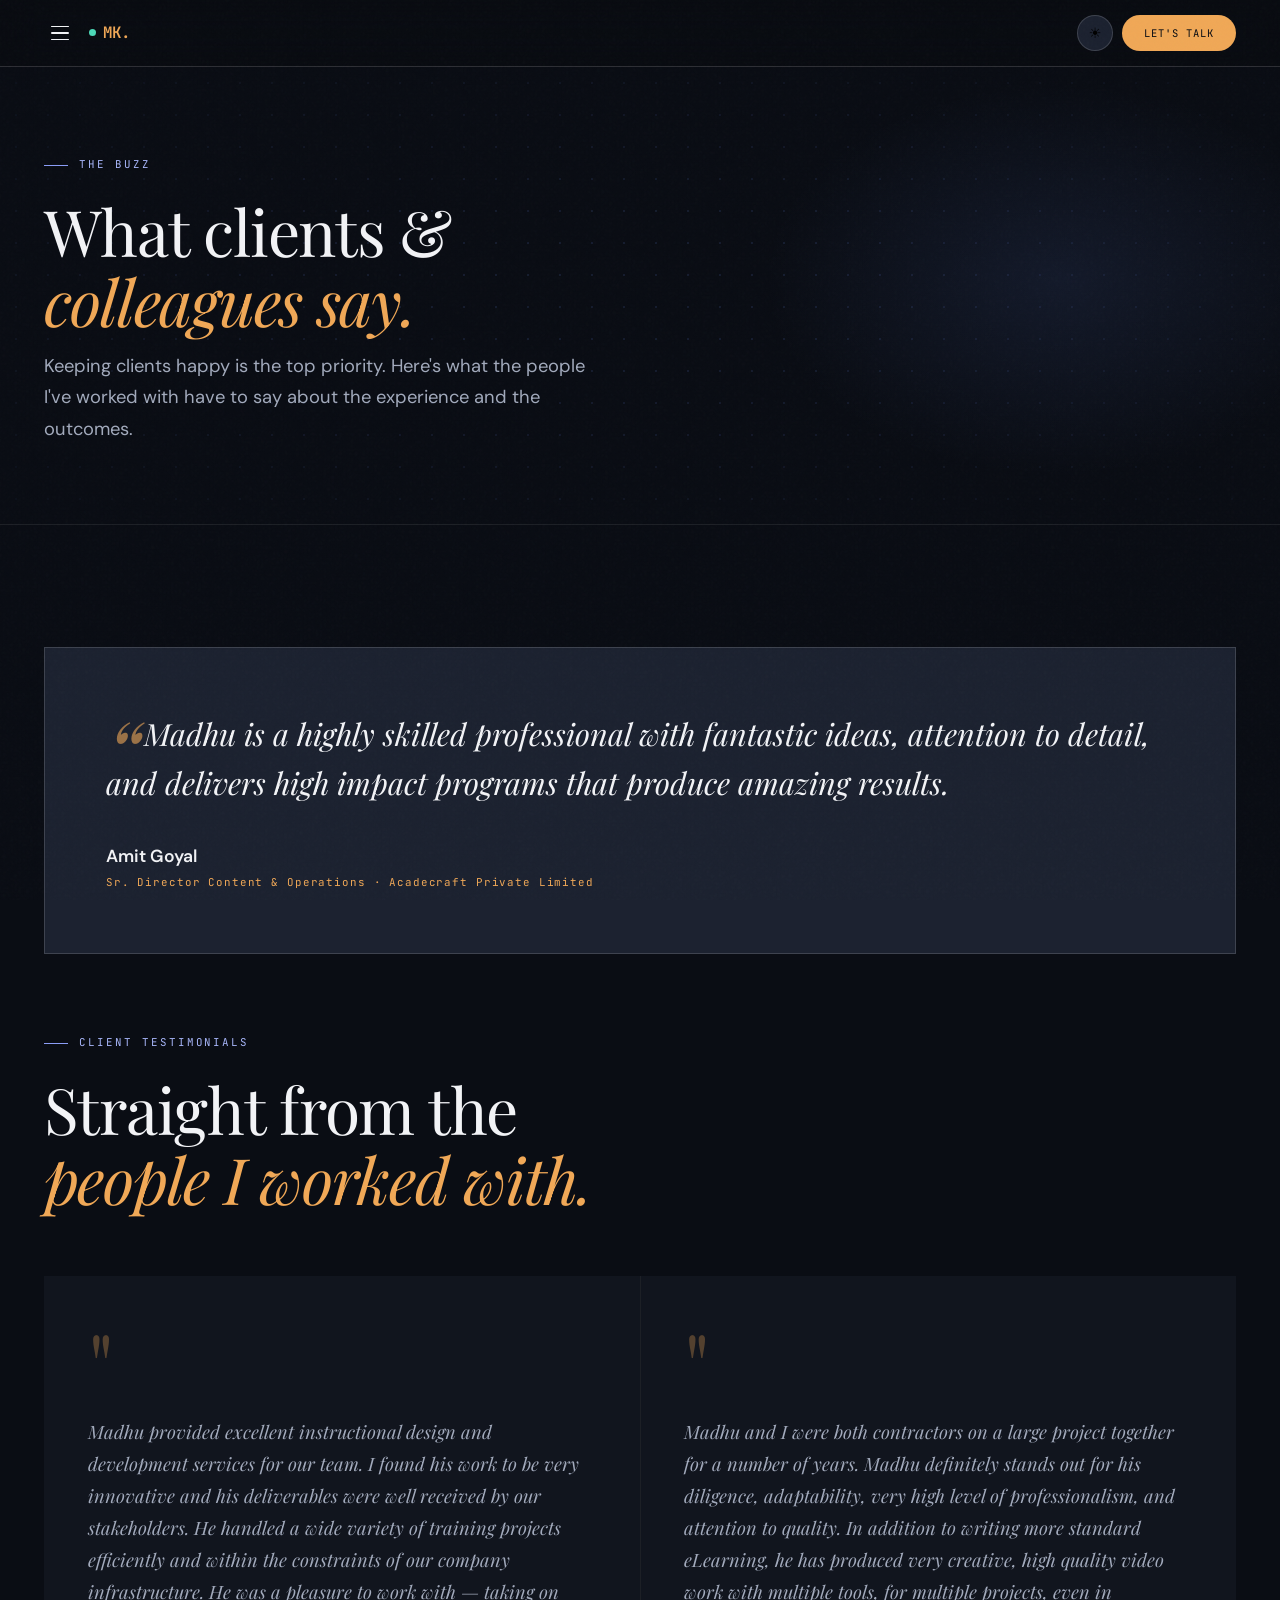
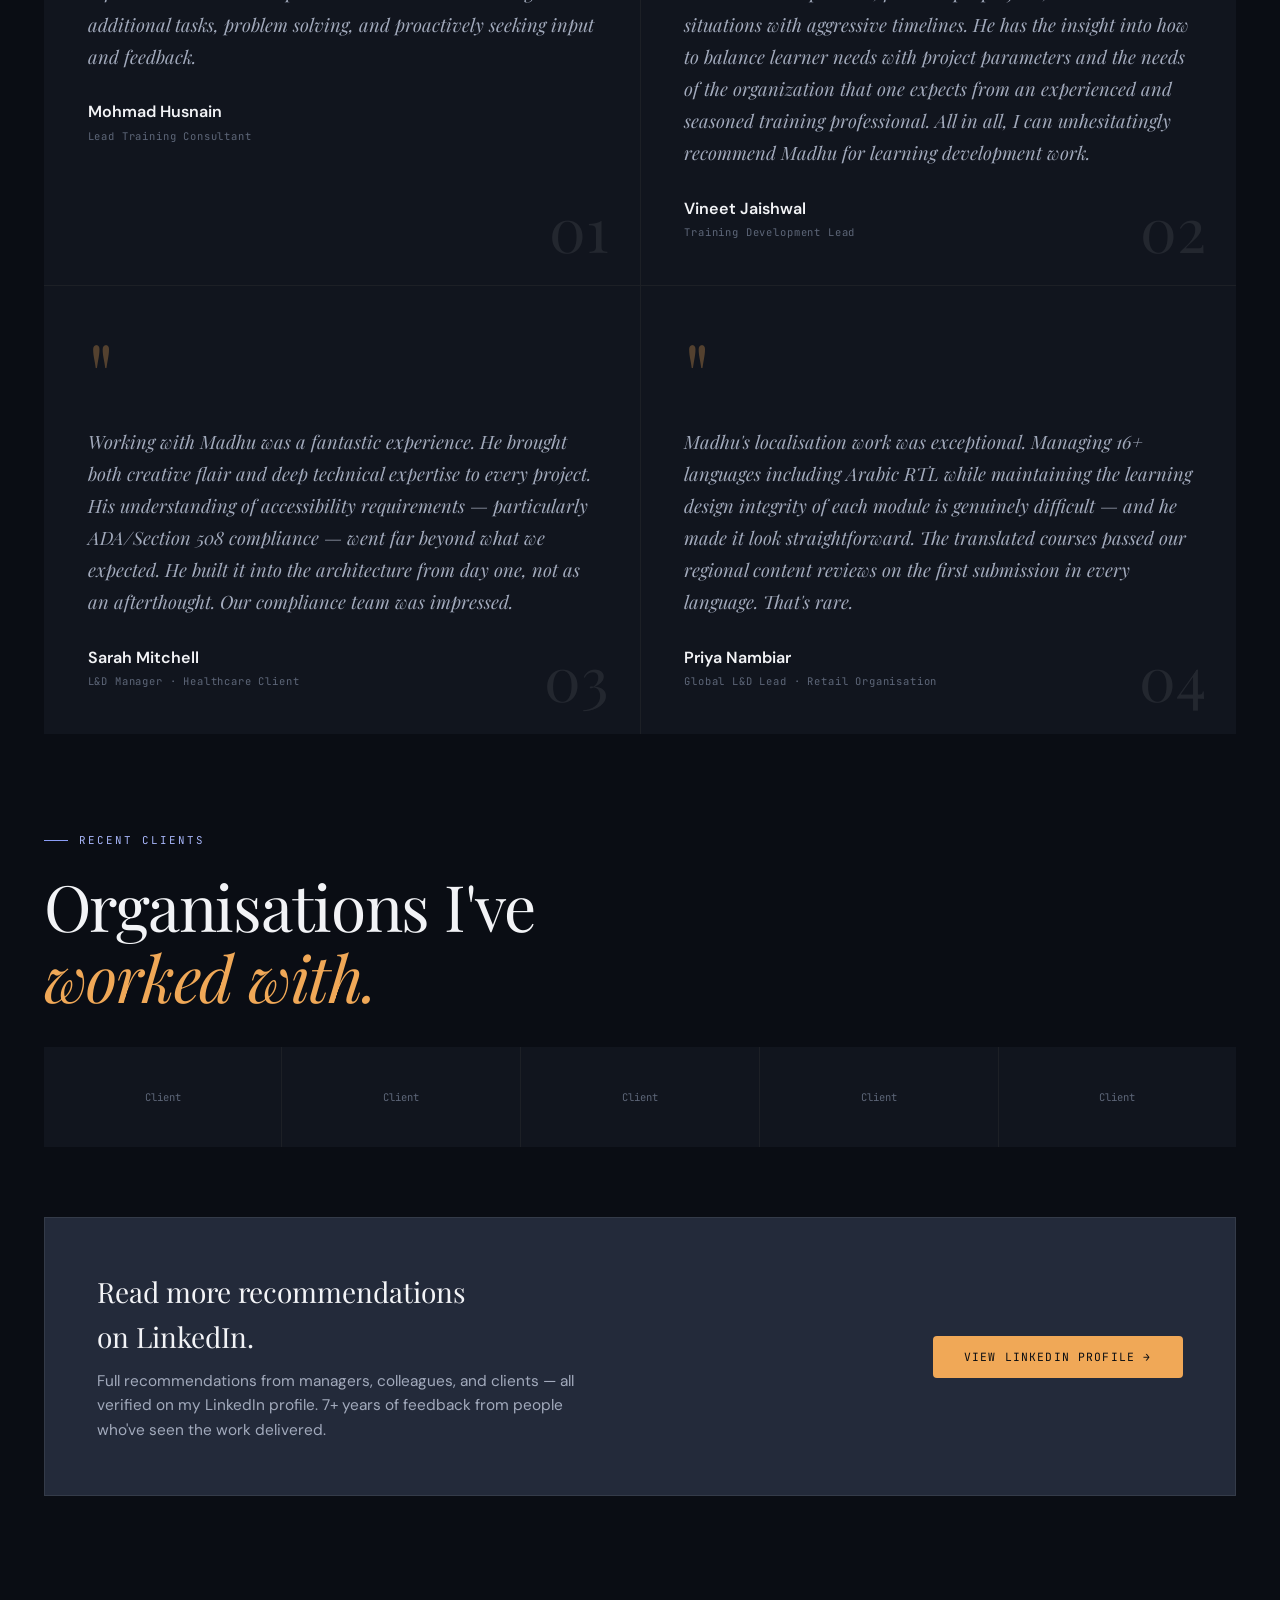
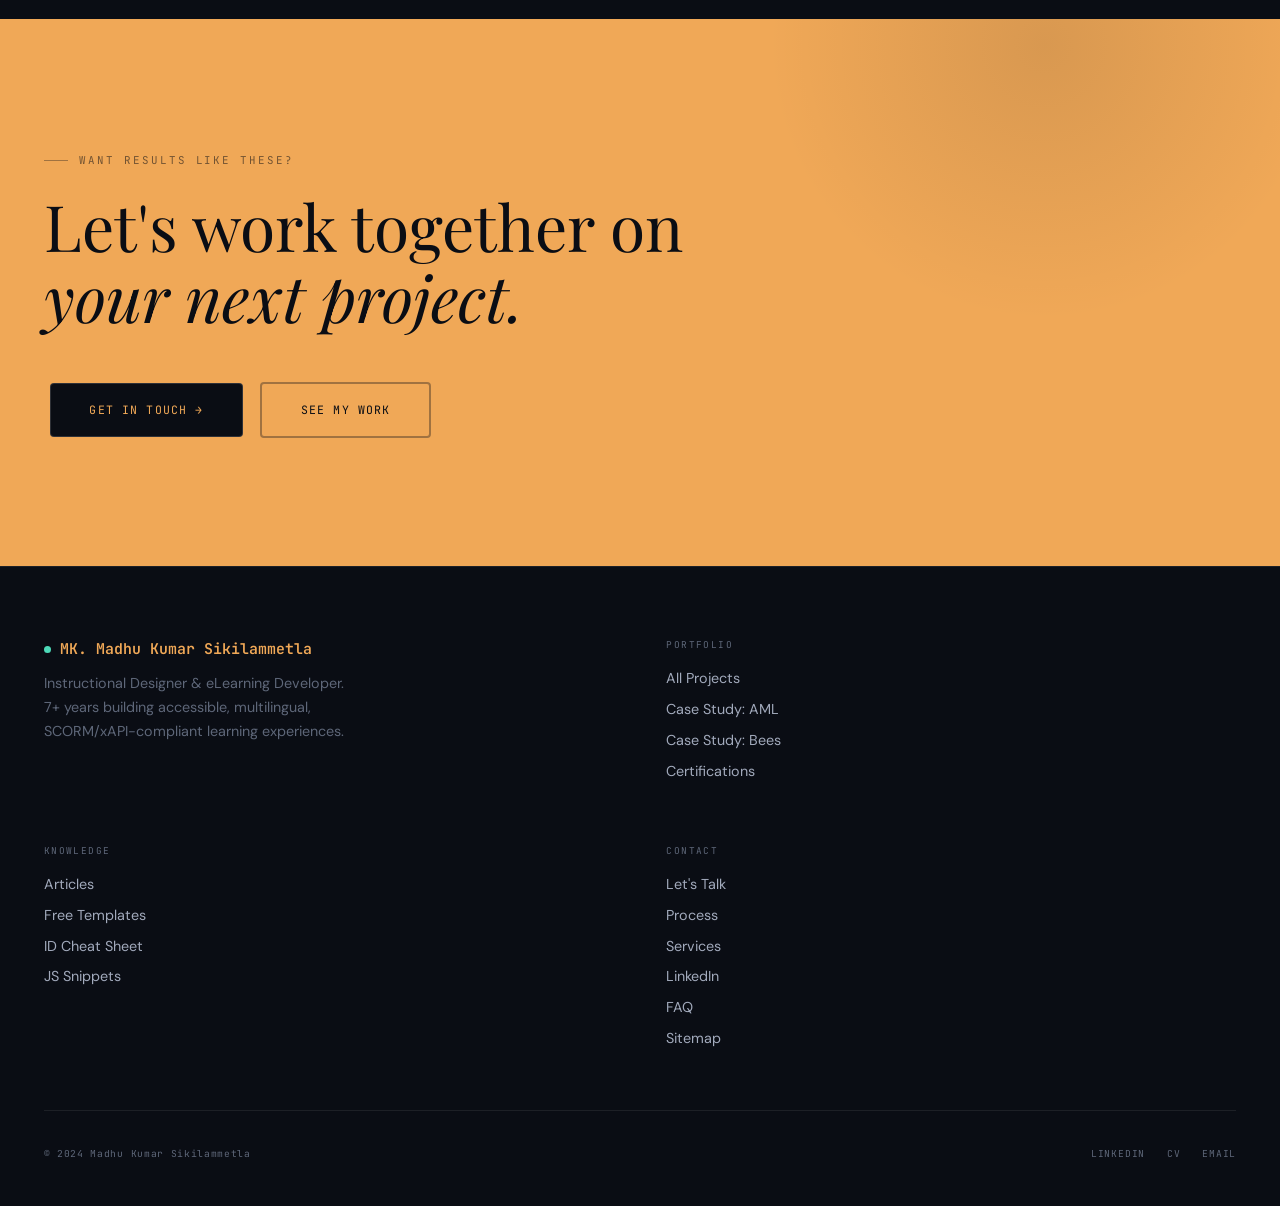
<file: buzz.html>
<!DOCTYPE html>
<html lang="en" data-theme="dark">
<head>
<meta charset="UTF-8"><meta name="viewport" content="width=device-width,initial-scale=1">
<title>Buzz | Madhu Kumar Sikilammetla</title>
<link rel="stylesheet" href="style.css">
<style>
.testimonial-grid{display:grid;grid-template-columns:1fr 1fr;gap:1px;background:var(--border);margin-top:3.5rem}
.t-card{background:var(--bg2);padding:2.5rem;position:relative;transition:background .3s}
.t-card:hover{background:var(--bg3)}
.t-quote-mark{font-family:var(--serif);font-size:5rem;color:var(--gold);line-height:1;opacity:.3;margin-bottom:.5rem;display:block}
.t-text{font-family:var(--serif);font-size:1.05rem;font-style:italic;line-height:1.75;color:var(--text2);margin-bottom:1.5rem}
.t-author{font-family:var(--sans);font-size:.92rem;font-weight:600;color:var(--text);margin-bottom:.15rem}
.t-role{font-family:var(--mono);font-size:.6rem;letter-spacing:.08em;color:var(--muted)}
.t-num{position:absolute;bottom:1.5rem;right:1.75rem;font-family:var(--serif);font-size:3.5rem;font-weight:300;color:var(--border);line-height:1}
.featured-testimonial{background:var(--surface);border:1px solid var(--border2);padding:3.5rem;margin-bottom:4rem;position:relative}
.ft-quote{font-family:var(--serif);font-size:clamp(1.2rem,3vw,1.75rem);font-style:italic;line-height:1.6;color:var(--text);margin-bottom:2rem}
.ft-quote::before{content:'\201C';font-size:5rem;color:var(--gold);line-height:0;vertical-align:-.45em;margin-right:.15rem;opacity:.6}
.ft-author{font-family:var(--sans);font-size:1rem;font-weight:600;color:var(--text);margin-bottom:.2rem}
.ft-role{font-family:var(--mono);font-size:.62rem;letter-spacing:.08em;color:var(--gold)}
.clients-section{margin-top:5rem}
.clients-grid{display:grid;grid-template-columns:repeat(5,1fr);gap:1px;background:var(--border);margin-top:2rem}
.client-logo{background:var(--bg2);padding:2rem 1.5rem;display:flex;align-items:center;justify-content:center;transition:background .3s;min-height:100px}
.client-logo:hover{background:var(--bg3)}
.client-logo img{max-width:120px;max-height:50px;object-fit:contain;filter:grayscale(100%) brightness(0.7);transition:filter .3s;display:block;margin:0 auto}
.client-logo:hover img{filter:grayscale(0%) brightness(1)}
.linkedin-band{background:var(--surface2);border:1px solid var(--border);padding:3rem;margin-top:4rem;display:flex;align-items:center;justify-content:space-between;gap:2rem;flex-wrap:wrap}
.linkedin-text h3{font-family:var(--serif);font-size:1.6rem;font-weight:400;color:var(--text);margin-bottom:.5rem}
.linkedin-text p{font-family:var(--sans);font-size:.88rem;color:var(--text2);line-height:1.6;max-width:500px}
@media(max-width:860px){.testimonial-grid{grid-template-columns:1fr}.clients-grid{grid-template-columns:repeat(3,1fr)}.linkedin-band{flex-direction:column}}
@media(max-width:500px){.clients-grid{grid-template-columns:repeat(2,1fr)}}
</style>
</head>
<body>
<div class="progress-bar"></div>
<button class="btt" aria-label="Back to top">↑</button>
<nav>
  <button class="nav-ham" aria-label="Open menu"><span></span><span></span><span></span></button>
  <a class="nav-logo" href="index.html"><span class="logo-pulse"></span>MK.</a>
  <div class="nav-spacer"></div>
  <ul class="nav-links">
    <li>
      <button>Work <span class="nav-chevron">▾</span></button>
      <div class="nav-dd">
        <a href="work.html"><span class="dd-icon">🗂️</span>All Projects</a>
        <a href="case-study-aml.html"><span class="dd-icon">📋</span>Case Study: AML</a>
        <a href="case-study-bees.html"><span class="dd-icon">🐝</span>Case Study: Bees</a>
      </div>
    </li>
    <li>
      <button>About <span class="nav-chevron">▾</span></button>
      <div class="nav-dd">
        <a href="about.html"><span class="dd-icon">👤</span>About Me</a>
        <a href="buzz.html"><span class="dd-icon">💬</span>Buzz &amp; Testimonials</a>
        <a href="certifications.html"><span class="dd-icon">🎓</span>Certifications</a>
      </div>
    </li>
    <li><a href="process.html">Process</a></li>
    <li><a href="services.html">Services</a></li>
    <li>
      <button>Knowledge <span class="nav-chevron">▾</span></button>
      <div class="nav-dd">
        <a href="articles.html"><span class="dd-icon">✍️</span>Articles</a>
        <a href="id-frameworks.html"><span class="dd-icon">🧭</span>ID Cheat Sheet</a>
        <a href="resources.html"><span class="dd-icon">📦</span>Free Resources</a>
        <a href="glossary.html"><span class="dd-icon">📖</span>Glossary</a>
        <a href="sitemap.html"><span class="dd-icon">🗺️</span>Sitemap</a>
      </div>
    </li>
    <li>
      <button>Tools <span class="nav-chevron">▾</span></button>
      <div class="nav-mega">
        <div class="nav-mega-col">
          <span class="nav-mega-title">AI &amp; Demos</span>
          <a href="ai-analyzer.html"><span class="dd-icon">🤖</span>AI Course Analyzer<span class="dd-new">New</span></a>
          <a href="lms-demo.html"><span class="dd-icon">🎓</span>LMS Demo</a>
          <a href="demo-xapi.html"><span class="dd-icon">📡</span>xAPI Demo</a>
          <a href="demo-storyboard.html"><span class="dd-icon">🗂️</span>Storyboard Gen</a>
          <a href="demo-template.html"><span class="dd-icon">🔧</span>Patterns</a>
        </div>
        <div class="nav-mega-col">
          <span class="nav-mega-title">Reference Tools</span>
          <a href="sl-snippets.html"><span class="dd-icon">⚡</span>JS Snippets</a>
          <a href="accessibility-guide.html"><span class="dd-icon">♿</span>A11y Guide</a>
          <a href="effort-estimator.html"><span class="dd-icon">📊</span>Effort Estimator</a>
          <a href="spot-the-bug.html"><span class="dd-icon">🐛</span>Spot the Bug</a>
          <a href="id-model-selector.html"><span class="dd-icon">🧭</span>ID Selector</a>
        </div>
      </div>
    </li>
  </ul>
  <button class="theme-toggle" onclick="toggleTheme()" aria-label="Toggle theme">☀️</button>
  <a href="contact.html" class="nav-cta">Let's Talk</a>
</nav>
<div class="mobile-menu">
  <span class="mob-section-title">Portfolio</span>
  <a href="index.html"><span class="dd-icon">🏠</span>Home</a>
  <a href="work.html"><span class="dd-icon">🗂️</span>All Projects</a>
  <a href="case-study-aml.html"><span class="dd-icon">📋</span>Case Study: AML</a>
  <a href="case-study-bees.html"><span class="dd-icon">🐝</span>Case Study: Bees</a>
  <span class="mob-section-title">About</span>
  <a href="about.html"><span class="dd-icon">👤</span>About Me</a>
  <a href="buzz.html"><span class="dd-icon">💬</span>Buzz &amp; Testimonials</a>
  <a href="certifications.html"><span class="dd-icon">🎓</span>Certifications</a>
  <span class="mob-section-title">Services</span>
  <a href="process.html"><span class="dd-icon">⚙️</span>Process</a>
  <a href="services.html"><span class="dd-icon">📋</span>Services</a>
  <span class="mob-section-title">Knowledge</span>
  <a href="articles.html"><span class="dd-icon">✍️</span>Articles</a>
  <a href="id-frameworks.html"><span class="dd-icon">🧭</span>ID Cheat Sheet</a>
  <a href="resources.html"><span class="dd-icon">📦</span>Free Resources</a>
  <a href="glossary.html"><span class="dd-icon">📖</span>Glossary</a>
  <span class="mob-section-title">Tools &amp; Demos</span>
  <a href="ai-analyzer.html"><span class="dd-icon">🤖</span>AI Course Analyzer</a>
  <a href="sl-snippets.html"><span class="dd-icon">⚡</span>JS Snippets</a>
  <a href="lms-demo.html"><span class="dd-icon">🎓</span>LMS Demo</a>
  <a href="accessibility-guide.html"><span class="dd-icon">♿</span>A11y Guide</a>
  <a href="effort-estimator.html"><span class="dd-icon">📊</span>Effort Estimator</a>
  <a href="spot-the-bug.html"><span class="dd-icon">🐛</span>Spot the Bug</a>
  <a href="demo-xapi.html"><span class="dd-icon">📡</span>xAPI Demo</a>
  <a href="demo-storyboard.html"><span class="dd-icon">🗂️</span>Storyboard Gen</a>
  <a href="id-model-selector.html"><span class="dd-icon">🧭</span>ID Selector</a>
  <a href="demo-template.html"><span class="dd-icon">🔧</span>Patterns</a>
  <span class="mob-section-title">Contact</span>
  <a href="faq.html"><span class="dd-icon">❓</span>FAQ</a>
  <a href="sitemap.html"><span class="dd-icon">🗺️</span>Sitemap</a>
  <a href="contact.html"><span class="dd-icon">✉️</span>Let's Talk</a>
</div>

<div class="page-hero">
  <div class="hero-bg"></div><div class="hero-grid"></div>
  <div class="eyebrow reveal">The Buzz</div>
  <h1 class="display reveal d1">What clients &<br><em>colleagues say.</em></h1>
  <p style="font-family:var(--sans);font-size:1.05rem;color:var(--text2);max-width:560px;margin-top:.85rem;line-height:1.7" class="reveal d2">Keeping clients happy is the top priority. Here's what the people I've worked with have to say about the experience and the outcomes.</p>
</div>

<section class="section">
  <!-- Featured testimonial -->
  <div class="featured-testimonial reveal">
    <div class="ft-quote">Madhu is a highly skilled professional with fantastic ideas, attention to detail, and delivers high impact programs that produce amazing results.</div>
    <div class="ft-author">Amit Goyal</div>
    <div class="ft-role">Sr. Director Content & Operations · Acadecraft Private Limited</div>
  </div>

  <!-- Testimonial grid -->
  <div class="eyebrow reveal">Client Testimonials</div>
  <h2 class="display reveal d1">Straight from the<br><em>people I worked with.</em></h2>
  <div class="testimonial-grid">

    <div class="t-card reveal">
      <span class="t-quote-mark">"</span>
      <p class="t-text">Madhu provided excellent instructional design and development services for our team. I found his work to be very innovative and his deliverables were well received by our stakeholders. He handled a wide variety of training projects efficiently and within the constraints of our company infrastructure. He was a pleasure to work with — taking on additional tasks, problem solving, and proactively seeking input and feedback.</p>
      <div class="t-author">Mohmad Husnain</div>
      <div class="t-role">Lead Training Consultant</div>
      <div class="t-num">01</div>
    </div>

    <div class="t-card reveal d1">
      <span class="t-quote-mark">"</span>
      <p class="t-text">Madhu and I were both contractors on a large project together for a number of years. Madhu definitely stands out for his diligence, adaptability, very high level of professionalism, and attention to quality. In addition to writing more standard eLearning, he has produced very creative, high quality video work with multiple tools, for multiple projects, even in situations with aggressive timelines. He has the insight into how to balance learner needs with project parameters and the needs of the organization that one expects from an experienced and seasoned training professional. All in all, I can unhesitatingly recommend Madhu for learning development work.</p>
      <div class="t-author">Vineet Jaishwal</div>
      <div class="t-role">Training Development Lead</div>
      <div class="t-num">02</div>
    </div>

    <div class="t-card reveal">
      <span class="t-quote-mark">"</span>
      <p class="t-text">Working with Madhu was a fantastic experience. He brought both creative flair and deep technical expertise to every project. His understanding of accessibility requirements — particularly ADA/Section 508 compliance — went far beyond what we expected. He built it into the architecture from day one, not as an afterthought. Our compliance team was impressed.</p>
      <div class="t-author">Sarah Mitchell</div>
      <div class="t-role">L&D Manager · Healthcare Client</div>
      <div class="t-num">03</div>
    </div>

    <div class="t-card reveal d1">
      <span class="t-quote-mark">"</span>
      <p class="t-text">Madhu's localisation work was exceptional. Managing 16+ languages including Arabic RTL while maintaining the learning design integrity of each module is genuinely difficult — and he made it look straightforward. The translated courses passed our regional content reviews on the first submission in every language. That's rare.</p>
      <div class="t-author">Priya Nambiar</div>
      <div class="t-role">Global L&D Lead · Retail Organisation</div>
      <div class="t-num">04</div>
    </div>

  </div>

  <!-- Client logos -->
  <div class="clients-section reveal">
    <div class="eyebrow">Recent Clients</div>
    <h2 class="display d1">Organisations I've<br><em>worked with.</em></h2>
    <div class="clients-grid">
      <div class="client-logo">
        <img src="https://lh3.googleusercontent.com/sitesv/[base64]w240" alt="Client 1" onerror="this.style.display='none';this.parentElement.innerHTML='<div style=\'font-family:var(--mono);font-size:.6rem;color:var(--muted);text-align:center\'>Client</div>'">
      </div>
      <div class="client-logo">
        <img src="https://lh3.googleusercontent.com/sitesv/[base64]w240" alt="Client 2" onerror="this.style.display='none';this.parentElement.innerHTML='<div style=\'font-family:var(--mono);font-size:.6rem;color:var(--muted);text-align:center\'>Client</div>'">
      </div>
      <div class="client-logo">
        <img src="https://lh3.googleusercontent.com/sitesv/[base64]w240" alt="Client 3" onerror="this.style.display='none';this.parentElement.innerHTML='<div style=\'font-family:var(--mono);font-size:.6rem;color:var(--muted);text-align:center\'>Client</div>'">
      </div>
      <div class="client-logo">
        <img src="https://lh3.googleusercontent.com/sitesv/[base64]w240" alt="Client 4" onerror="this.style.display='none';this.parentElement.innerHTML='<div style=\'font-family:var(--mono);font-size:.6rem;color:var(--muted);text-align:center\'>Client</div>'">
      </div>
      <div class="client-logo">
        <img src="https://lh3.googleusercontent.com/sitesv/[base64]w240" alt="Client 5" onerror="this.style.display='none';this.parentElement.innerHTML='<div style=\'font-family:var(--mono);font-size:.6rem;color:var(--muted);text-align:center\'>Client</div>'">
      </div>
    </div>
  </div>

  <!-- LinkedIn band -->
  <div class="linkedin-band reveal">
    <div class="linkedin-text">
      <h3>Read more recommendations<br>on LinkedIn.</h3>
      <p>Full recommendations from managers, colleagues, and clients — all verified on my LinkedIn profile. 7+ years of feedback from people who've seen the work delivered.</p>
    </div>
    <a href="https://www.linkedin.com/in/madhu-kumar-sikilammetla-22694598" target="_blank" class="btn btn-primary btn-lg">View LinkedIn Profile →</a>
  </div>
</section>

<div class="cta-band">
  <div class="eyebrow">Want results like these?</div>
  <div class="cta-band-title">Let's work together on<br><em>your next project.</em></div>
  <a href="contact.html" class="btn-dark">Get in Touch →</a>
  <a href="work.html" class="btn-dark outline">See My Work</a>
</div>
<footer>
  <div class="footer-grid">
    <div><div class="footer-brand"><span class="logo-pulse"></span>MK. Madhu Kumar Sikilammetla</div><div class="footer-desc">Instructional Designer &amp; eLearning Developer. 7+ years building accessible, multilingual, SCORM/xAPI-compliant learning experiences.</div></div>
    <div class="footer-col"><div class="footer-col-title">Portfolio</div><a href="work.html">All Projects</a><a href="case-study-aml.html">Case Study: AML</a><a href="case-study-bees.html">Case Study: Bees</a><a href="certifications.html">Certifications</a></div>
    <div class="footer-col"><div class="footer-col-title">Knowledge</div><a href="articles.html">Articles</a><a href="resources.html">Free Templates</a><a href="id-frameworks.html">ID Cheat Sheet</a><a href="sl-snippets.html">JS Snippets</a></div>
    <div class="footer-col"><div class="footer-col-title">Contact</div><a href="contact.html">Let's Talk</a><a href="process.html">Process</a><a href="services.html">Services</a><a href="https://www.linkedin.com/in/madhu-kumar-sikilammetla-22694598" target="_blank">LinkedIn</a><a href="faq.html">FAQ</a><a href="sitemap.html">Sitemap</a></div>
  </div>
  <div class="footer-bottom"><div class="footer-copy">© 2024 Madhu Kumar Sikilammetla</div><div class="footer-social"><a href="https://www.linkedin.com/in/madhu-kumar-sikilammetla-22694598" target="_blank">LinkedIn</a><a href="https://drive.google.com/file/d/1wsBtUEBdSjdLwK7CxFID6ttaW6afTxf6/view" target="_blank">CV</a><a href="mailto:madhukumar5290@gmail.com">Email</a></div></div>
</footer>
<script src="main.js"></script>
</body>
</html>
</file>
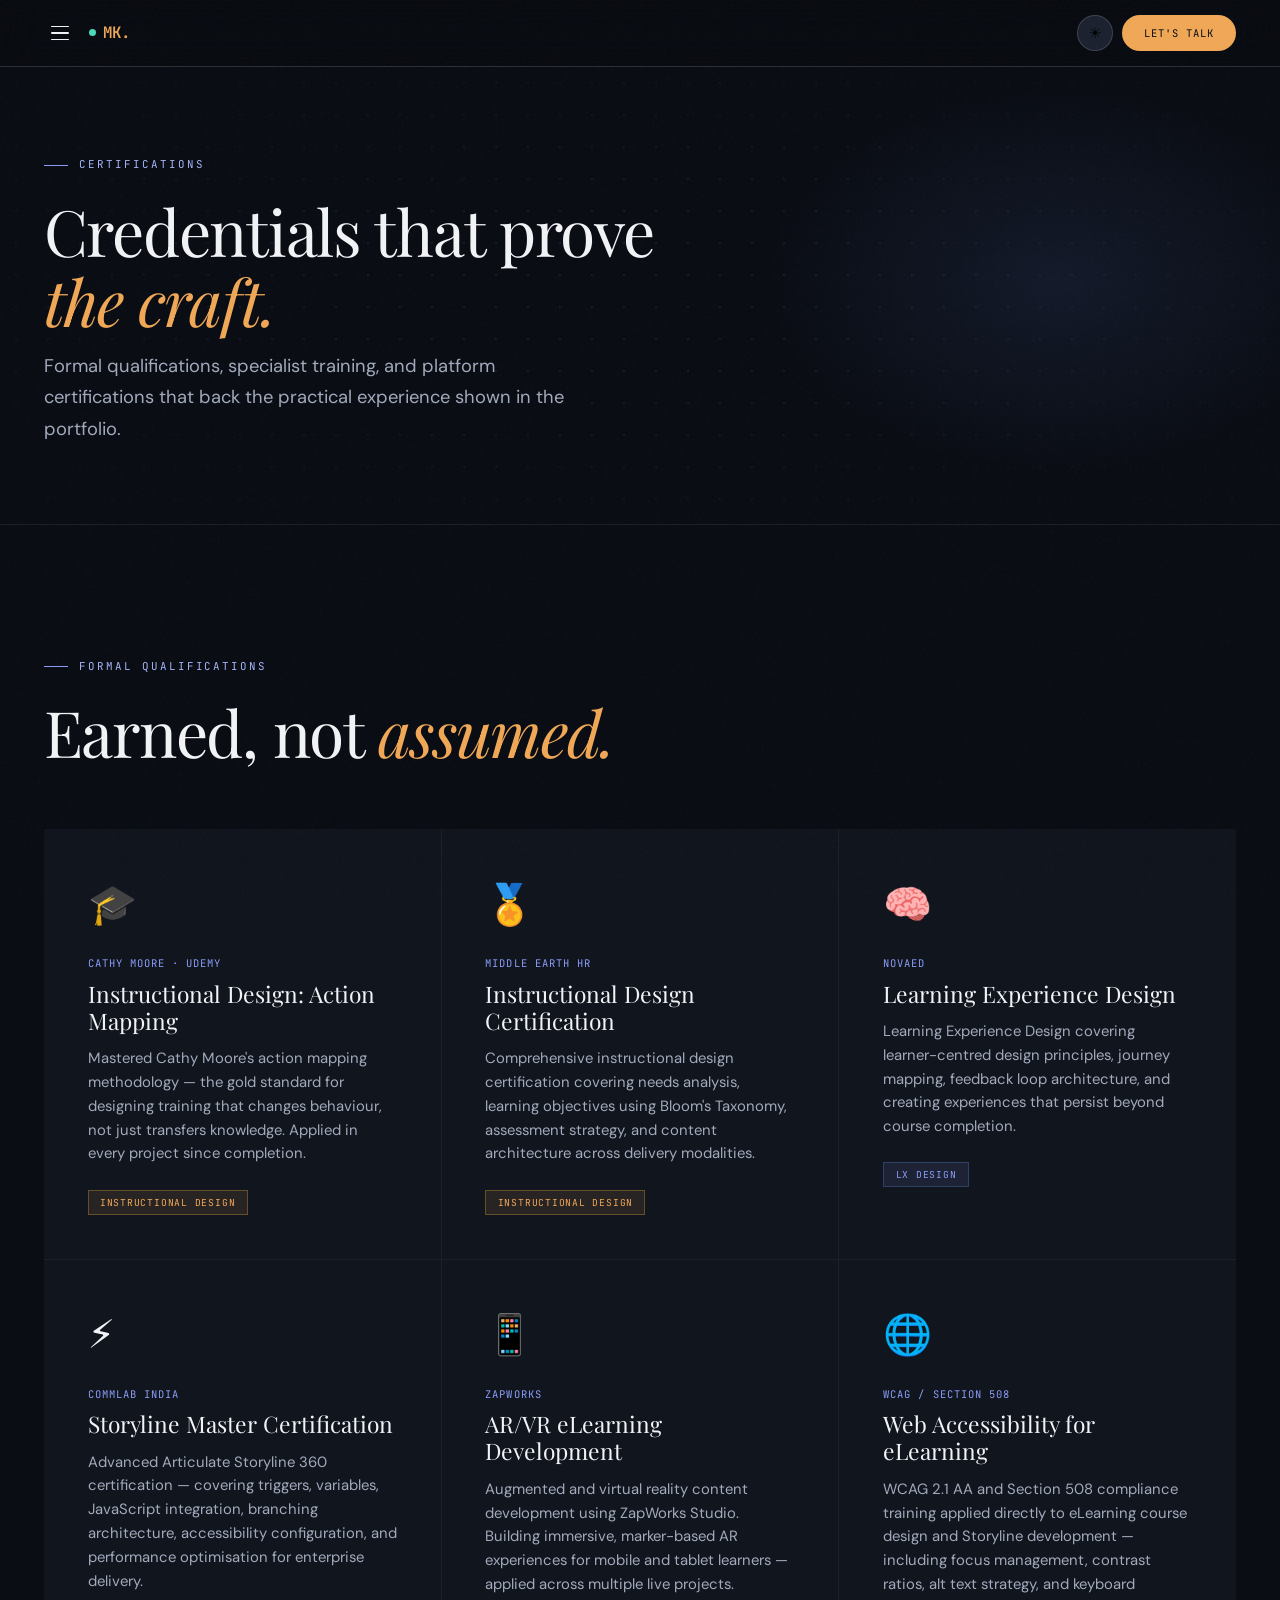
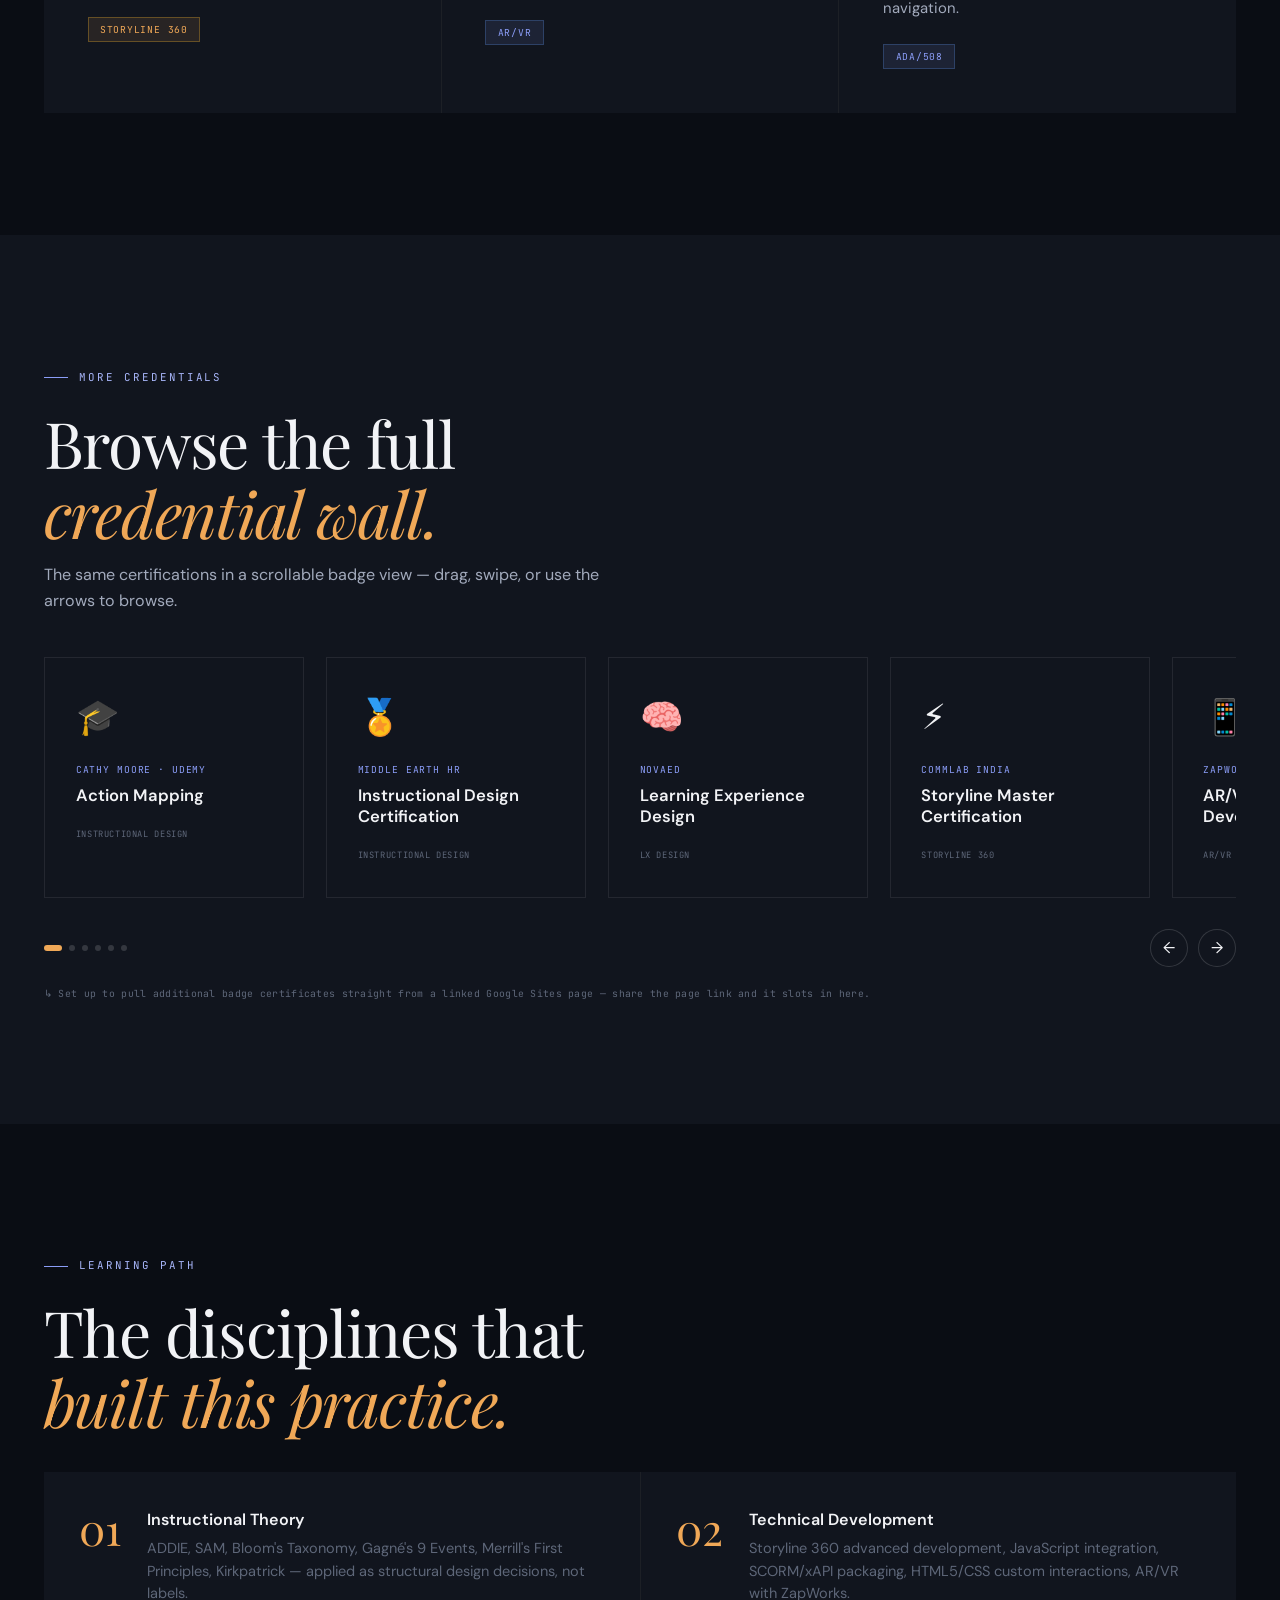
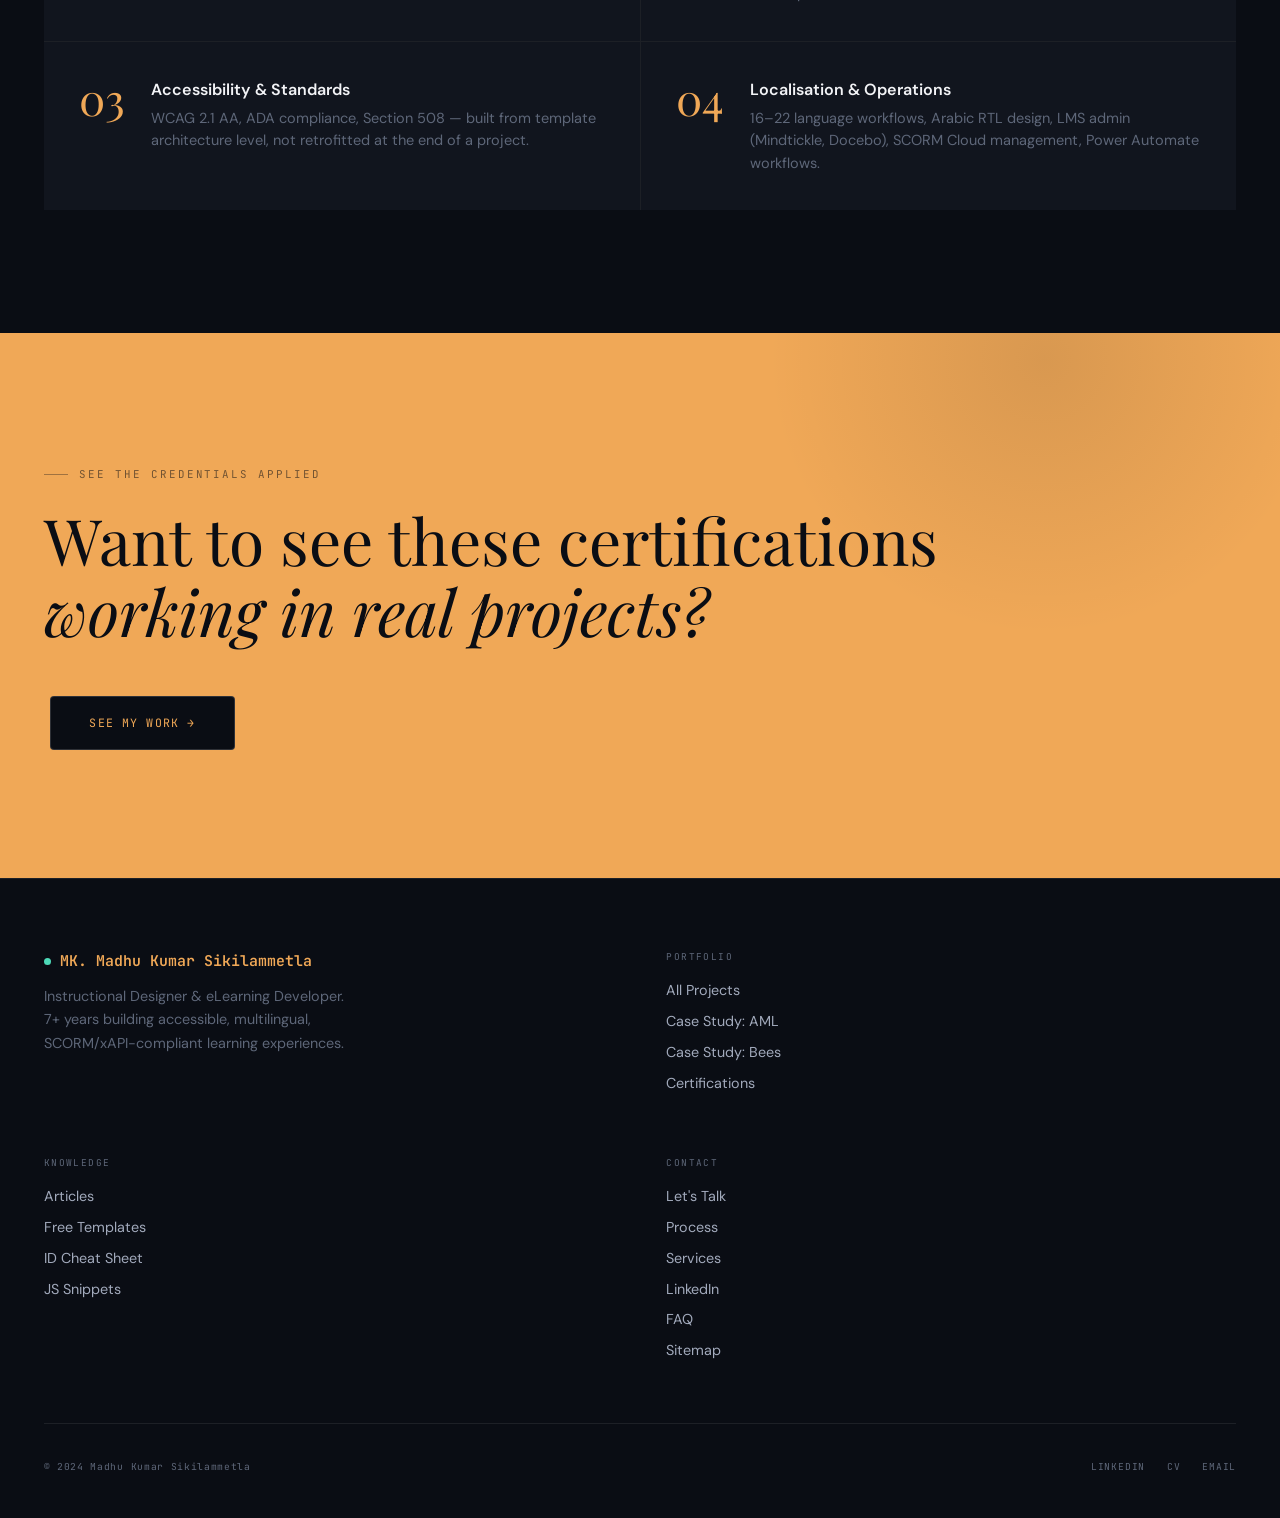
<file: certifications.html>
<!DOCTYPE html>
<html lang="en" data-theme="dark">
<head>
<meta charset="UTF-8"><meta name="viewport" content="width=device-width,initial-scale=1">
<title>Certifications | Madhu Kumar Sikilammetla</title>
<link rel="stylesheet" href="style.css">
<style>
.cert-grid{display:grid;grid-template-columns:repeat(3,1fr);gap:1px;background:var(--border);margin-top:3.5rem}
.cert-card{background:var(--bg2);padding:2.5rem;transition:background .3s;position:relative;overflow:hidden}
.cert-card::before{content:'';position:absolute;top:0;left:0;width:3px;height:0;background:var(--gold);transition:height .35s}
.cert-card:hover{background:var(--bg3)}.cert-card:hover::before{height:100%}
.cert-icon{font-size:2.25rem;margin-bottom:1.1rem;display:block}
.cert-issuer{font-family:var(--mono);font-size:.6rem;letter-spacing:.1em;text-transform:uppercase;color:var(--blue);margin-bottom:.45rem}
.cert-name{font-family:var(--serif);font-size:1.3rem;font-weight:400;color:var(--text);line-height:1.2;margin-bottom:.75rem}
.cert-desc{font-family:var(--sans);font-size:.85rem;line-height:1.6;color:var(--text2);margin-bottom:1.1rem}
.cert-badge{display:inline-block;font-family:var(--mono);font-size:.55rem;letter-spacing:.08em;text-transform:uppercase;padding:.22rem .65rem}
.badge-g{background:var(--gold-dim);color:var(--gold);border:1px solid rgba(240,180,41,.3)}
.badge-b{background:var(--blue-dim);color:var(--blue);border:1px solid rgba(91,156,246,.25)}
.lp-grid{display:grid;grid-template-columns:1fr 1fr;gap:1px;background:var(--border);margin-top:2rem}
.lp-item{background:var(--bg2);padding:2rem;display:flex;gap:1.5rem;align-items:flex-start}
.lp-num{font-family:var(--serif);font-size:2.5rem;font-weight:300;color:var(--gold);line-height:1;flex-shrink:0}
.lp-title{font-family:var(--sans);font-size:.92rem;font-weight:600;color:var(--text);margin-bottom:.3rem}
.lp-sub{font-family:var(--sans);font-size:.83rem;color:var(--muted);line-height:1.55}
.cert-carousel-wrap{position:relative;margin-top:2.25rem}
.cert-carousel{display:flex;gap:1.25rem;overflow-x:auto;scroll-snap-type:x mandatory;padding:.25rem .25rem 1.5rem;cursor:grab;scrollbar-width:thin}
.cert-carousel.dragging{cursor:grabbing;scroll-snap-type:none}
.cert-carousel::-webkit-scrollbar{height:6px}
.cert-carousel::-webkit-scrollbar-thumb{background:var(--border2);border-radius:3px}
.cert-slide{flex:0 0 260px;scroll-snap-align:start;background:var(--bg2);border:1px solid var(--border);padding:1.75rem;transition:border-color .25s,transform .25s;user-select:none}
.cert-slide:hover{border-color:var(--gold);transform:translateY(-3px)}
.cert-slide-icon{font-size:2rem;margin-bottom:1rem;display:block}
.cert-slide-issuer{font-family:var(--mono);font-size:.55rem;letter-spacing:.09em;text-transform:uppercase;color:var(--blue);margin-bottom:.4rem}
.cert-slide-name{font-family:var(--sans);font-size:.95rem;font-weight:600;color:var(--text);line-height:1.3;margin-bottom:.6rem}
.cert-slide-tag{font-family:var(--mono);font-size:.5rem;letter-spacing:.07em;text-transform:uppercase;color:var(--muted)}
.cert-carousel-nav{display:flex;align-items:center;justify-content:space-between;margin-top:.25rem}
.cert-arrows{display:flex;gap:.6rem}
.cert-arrow{width:38px;height:38px;border-radius:50%;border:1px solid var(--border2);background:var(--bg2);color:var(--text);cursor:pointer;transition:all .2s;display:flex;align-items:center;justify-content:center;font-size:.9rem}
.cert-arrow:hover{border-color:var(--gold);color:var(--gold)}
.cert-dots{display:flex;gap:.4rem;align-items:center}
.cert-dot{width:6px;height:6px;border-radius:50%;background:var(--border2);cursor:pointer;transition:all .25s;border:none;padding:0}
.cert-dot.active{background:var(--gold);width:18px;border-radius:3px}
.cert-source-note{font-family:var(--mono);font-size:.56rem;color:var(--muted);margin-top:1.1rem;letter-spacing:.03em;line-height:1.6}
@media(max-width:860px){.cert-grid{grid-template-columns:1fr}.lp-grid{grid-template-columns:1fr}}
</style>
</head>
<body>
<div class="progress-bar"></div>
<button class="btt" aria-label="Back to top">↑</button>
<nav>
  <button class="nav-ham" aria-label="Open menu"><span></span><span></span><span></span></button>
  <a class="nav-logo" href="index.html"><span class="logo-pulse"></span>MK.</a>
  <div class="nav-spacer"></div>
  <ul class="nav-links">
    <li>
      <button>Work <span class="nav-chevron">▾</span></button>
      <div class="nav-dd">
        <a href="work.html"><span class="dd-icon">🗂️</span>All Projects</a>
        <a href="case-study-aml.html"><span class="dd-icon">📋</span>Case Study: AML</a>
        <a href="case-study-bees.html"><span class="dd-icon">🐝</span>Case Study: Bees</a>
      </div>
    </li>
    <li>
      <button>About <span class="nav-chevron">▾</span></button>
      <div class="nav-dd">
        <a href="about.html"><span class="dd-icon">👤</span>About Me</a>
        <a href="buzz.html"><span class="dd-icon">💬</span>Buzz &amp; Testimonials</a>
        <a href="certifications.html"><span class="dd-icon">🎓</span>Certifications</a>
      </div>
    </li>
    <li><a href="process.html">Process</a></li>
    <li><a href="services.html">Services</a></li>
    <li>
      <button>Knowledge <span class="nav-chevron">▾</span></button>
      <div class="nav-dd">
        <a href="articles.html"><span class="dd-icon">✍️</span>Articles</a>
        <a href="id-frameworks.html"><span class="dd-icon">🧭</span>ID Cheat Sheet</a>
        <a href="resources.html"><span class="dd-icon">📦</span>Free Resources</a>
        <a href="glossary.html"><span class="dd-icon">📖</span>Glossary</a>
        <a href="sitemap.html"><span class="dd-icon">🗺️</span>Sitemap</a>
      </div>
    </li>
    <li>
      <button>Tools <span class="nav-chevron">▾</span></button>
      <div class="nav-mega">
        <div class="nav-mega-col">
          <span class="nav-mega-title">AI &amp; Demos</span>
          <a href="ai-analyzer.html"><span class="dd-icon">🤖</span>AI Course Analyzer<span class="dd-new">New</span></a>
          <a href="lms-demo.html"><span class="dd-icon">🎓</span>LMS Demo</a>
          <a href="demo-xapi.html"><span class="dd-icon">📡</span>xAPI Demo</a>
          <a href="demo-storyboard.html"><span class="dd-icon">🗂️</span>Storyboard Gen</a>
          <a href="demo-template.html"><span class="dd-icon">🔧</span>Patterns</a>
        </div>
        <div class="nav-mega-col">
          <span class="nav-mega-title">Reference Tools</span>
          <a href="sl-snippets.html"><span class="dd-icon">⚡</span>JS Snippets</a>
          <a href="accessibility-guide.html"><span class="dd-icon">♿</span>A11y Guide</a>
          <a href="effort-estimator.html"><span class="dd-icon">📊</span>Effort Estimator</a>
          <a href="spot-the-bug.html"><span class="dd-icon">🐛</span>Spot the Bug</a>
          <a href="id-model-selector.html"><span class="dd-icon">🧭</span>ID Selector</a>
        </div>
      </div>
    </li>
  </ul>
  <button class="theme-toggle" onclick="toggleTheme()" aria-label="Toggle theme">☀️</button>
  <a href="contact.html" class="nav-cta">Let's Talk</a>
</nav>
<div class="mobile-menu">
  <span class="mob-section-title">Portfolio</span>
  <a href="index.html"><span class="dd-icon">🏠</span>Home</a>
  <a href="work.html"><span class="dd-icon">🗂️</span>All Projects</a>
  <a href="case-study-aml.html"><span class="dd-icon">📋</span>Case Study: AML</a>
  <a href="case-study-bees.html"><span class="dd-icon">🐝</span>Case Study: Bees</a>
  <span class="mob-section-title">About</span>
  <a href="about.html"><span class="dd-icon">👤</span>About Me</a>
  <a href="buzz.html"><span class="dd-icon">💬</span>Buzz &amp; Testimonials</a>
  <a href="certifications.html"><span class="dd-icon">🎓</span>Certifications</a>
  <span class="mob-section-title">Services</span>
  <a href="process.html"><span class="dd-icon">⚙️</span>Process</a>
  <a href="services.html"><span class="dd-icon">📋</span>Services</a>
  <span class="mob-section-title">Knowledge</span>
  <a href="articles.html"><span class="dd-icon">✍️</span>Articles</a>
  <a href="id-frameworks.html"><span class="dd-icon">🧭</span>ID Cheat Sheet</a>
  <a href="resources.html"><span class="dd-icon">📦</span>Free Resources</a>
  <a href="glossary.html"><span class="dd-icon">📖</span>Glossary</a>
  <span class="mob-section-title">Tools &amp; Demos</span>
  <a href="ai-analyzer.html"><span class="dd-icon">🤖</span>AI Course Analyzer</a>
  <a href="sl-snippets.html"><span class="dd-icon">⚡</span>JS Snippets</a>
  <a href="lms-demo.html"><span class="dd-icon">🎓</span>LMS Demo</a>
  <a href="accessibility-guide.html"><span class="dd-icon">♿</span>A11y Guide</a>
  <a href="effort-estimator.html"><span class="dd-icon">📊</span>Effort Estimator</a>
  <a href="spot-the-bug.html"><span class="dd-icon">🐛</span>Spot the Bug</a>
  <a href="demo-xapi.html"><span class="dd-icon">📡</span>xAPI Demo</a>
  <a href="demo-storyboard.html"><span class="dd-icon">🗂️</span>Storyboard Gen</a>
  <a href="id-model-selector.html"><span class="dd-icon">🧭</span>ID Selector</a>
  <a href="demo-template.html"><span class="dd-icon">🔧</span>Patterns</a>
  <span class="mob-section-title">Contact</span>
  <a href="faq.html"><span class="dd-icon">❓</span>FAQ</a>
  <a href="sitemap.html"><span class="dd-icon">🗺️</span>Sitemap</a>
  <a href="contact.html"><span class="dd-icon">✉️</span>Let's Talk</a>
</div>

<div class="page-hero">
  <div class="hero-bg"></div><div class="hero-grid"></div>
  <div class="eyebrow reveal">Certifications</div>
  <h1 class="display reveal d1">Credentials that prove<br><em>the craft.</em></h1>
  <p style="font-family:var(--sans);font-size:1.05rem;color:var(--text2);max-width:560px;margin-top:.85rem;line-height:1.7" class="reveal d2">Formal qualifications, specialist training, and platform certifications that back the practical experience shown in the portfolio.</p>
</div>

<section class="section">
  <div class="eyebrow reveal">Formal Qualifications</div>
  <h2 class="display reveal d1">Earned, not <em>assumed.</em></h2>
  <div class="cert-grid">
    <div class="cert-card reveal">
      <span class="cert-icon">🎓</span>
      <div class="cert-issuer">Cathy Moore · Udemy</div>
      <div class="cert-name">Instructional Design: Action Mapping</div>
      <p class="cert-desc">Mastered Cathy Moore's action mapping methodology — the gold standard for designing training that changes behaviour, not just transfers knowledge. Applied in every project since completion.</p>
      <span class="cert-badge badge-g">Instructional Design</span>
    </div>
    <div class="cert-card reveal d1">
      <span class="cert-icon">🏅</span>
      <div class="cert-issuer">Middle Earth HR</div>
      <div class="cert-name">Instructional Design Certification</div>
      <p class="cert-desc">Comprehensive instructional design certification covering needs analysis, learning objectives using Bloom's Taxonomy, assessment strategy, and content architecture across delivery modalities.</p>
      <span class="cert-badge badge-g">Instructional Design</span>
    </div>
    <div class="cert-card reveal d2">
      <span class="cert-icon">🧠</span>
      <div class="cert-issuer">NovaED</div>
      <div class="cert-name">Learning Experience Design</div>
      <p class="cert-desc">Learning Experience Design covering learner-centred design principles, journey mapping, feedback loop architecture, and creating experiences that persist beyond course completion.</p>
      <span class="cert-badge badge-b">LX Design</span>
    </div>
    <div class="cert-card reveal">
      <span class="cert-icon">⚡</span>
      <div class="cert-issuer">CommLab India</div>
      <div class="cert-name">Storyline Master Certification</div>
      <p class="cert-desc">Advanced Articulate Storyline 360 certification — covering triggers, variables, JavaScript integration, branching architecture, accessibility configuration, and performance optimisation for enterprise delivery.</p>
      <span class="cert-badge badge-g">Storyline 360</span>
    </div>
    <div class="cert-card reveal d1">
      <span class="cert-icon">📱</span>
      <div class="cert-issuer">ZapWorks</div>
      <div class="cert-name">AR/VR eLearning Development</div>
      <p class="cert-desc">Augmented and virtual reality content development using ZapWorks Studio. Building immersive, marker-based AR experiences for mobile and tablet learners — applied across multiple live projects.</p>
      <span class="cert-badge badge-b">AR/VR</span>
    </div>
    <div class="cert-card reveal d2">
      <span class="cert-icon">🌐</span>
      <div class="cert-issuer">WCAG / Section 508</div>
      <div class="cert-name">Web Accessibility for eLearning</div>
      <p class="cert-desc">WCAG 2.1 AA and Section 508 compliance training applied directly to eLearning course design and Storyline development — including focus management, contrast ratios, alt text strategy, and keyboard navigation.</p>
      <span class="cert-badge badge-b">ADA/508</span>
    </div>
  </div>
</section>

<section class="section section-alt">
  <div class="eyebrow reveal">More Credentials</div>
  <h2 class="display reveal d1">Browse the full<br><em>credential wall.</em></h2>
  <p style="font-family:var(--sans);font-size:.92rem;color:var(--text2);max-width:600px;margin-top:.75rem" class="reveal d2">The same certifications in a scrollable badge view — drag, swipe, or use the arrows to browse.</p>
  <div class="cert-carousel-wrap reveal">
    <div class="cert-carousel" id="cert-carousel">
      <div class="cert-slide"><span class="cert-slide-icon">🎓</span><div class="cert-slide-issuer">Cathy Moore · Udemy</div><div class="cert-slide-name">Action Mapping</div><span class="cert-slide-tag">Instructional Design</span></div>
      <div class="cert-slide"><span class="cert-slide-icon">🏅</span><div class="cert-slide-issuer">Middle Earth HR</div><div class="cert-slide-name">Instructional Design Certification</div><span class="cert-slide-tag">Instructional Design</span></div>
      <div class="cert-slide"><span class="cert-slide-icon">🧠</span><div class="cert-slide-issuer">NovaED</div><div class="cert-slide-name">Learning Experience Design</div><span class="cert-slide-tag">LX Design</span></div>
      <div class="cert-slide"><span class="cert-slide-icon">⚡</span><div class="cert-slide-issuer">CommLab India</div><div class="cert-slide-name">Storyline Master Certification</div><span class="cert-slide-tag">Storyline 360</span></div>
      <div class="cert-slide"><span class="cert-slide-icon">📱</span><div class="cert-slide-issuer">ZapWorks</div><div class="cert-slide-name">AR/VR eLearning Development</div><span class="cert-slide-tag">AR/VR</span></div>
      <div class="cert-slide"><span class="cert-slide-icon">🌐</span><div class="cert-slide-issuer">WCAG / Section 508</div><div class="cert-slide-name">Web Accessibility for eLearning</div><span class="cert-slide-tag">ADA/508</span></div>
    </div>
    <div class="cert-carousel-nav">
      <div class="cert-dots" id="cert-dots"></div>
      <div class="cert-arrows">
        <button class="cert-arrow" onclick="certScroll(-1)" aria-label="Previous certification">←</button>
        <button class="cert-arrow" onclick="certScroll(1)" aria-label="Next certification">→</button>
      </div>
    </div>
    <div class="cert-source-note">↳ Set up to pull additional badge certificates straight from a linked Google Sites page — share the page link and it slots in here.</div>
  </div>
</section>

<section class="section">
  <div class="eyebrow reveal">Learning Path</div>
  <h2 class="display reveal d1">The disciplines that<br><em>built this practice.</em></h2>
  <div class="lp-grid reveal">
    <div class="lp-item"><div class="lp-num">01</div><div><div class="lp-title">Instructional Theory</div><div class="lp-sub">ADDIE, SAM, Bloom's Taxonomy, Gagné's 9 Events, Merrill's First Principles, Kirkpatrick — applied as structural design decisions, not labels.</div></div></div>
    <div class="lp-item"><div class="lp-num">02</div><div><div class="lp-title">Technical Development</div><div class="lp-sub">Storyline 360 advanced development, JavaScript integration, SCORM/xAPI packaging, HTML5/CSS custom interactions, AR/VR with ZapWorks.</div></div></div>
    <div class="lp-item"><div class="lp-num">03</div><div><div class="lp-title">Accessibility & Standards</div><div class="lp-sub">WCAG 2.1 AA, ADA compliance, Section 508 — built from template architecture level, not retrofitted at the end of a project.</div></div></div>
    <div class="lp-item"><div class="lp-num">04</div><div><div class="lp-title">Localisation & Operations</div><div class="lp-sub">16–22 language workflows, Arabic RTL design, LMS admin (Mindtickle, Docebo), SCORM Cloud management, Power Automate workflows.</div></div></div>
  </div>
</section>

<div class="cta-band">
  <div class="eyebrow">See the credentials applied</div>
  <div class="cta-band-title">Want to see these certifications<br><em>working in real projects?</em></div>
  <a href="work.html" class="btn-dark">See My Work →</a>
</div>
<footer>
  <div class="footer-grid">
    <div><div class="footer-brand"><span class="logo-pulse"></span>MK. Madhu Kumar Sikilammetla</div><div class="footer-desc">Instructional Designer &amp; eLearning Developer. 7+ years building accessible, multilingual, SCORM/xAPI-compliant learning experiences.</div></div>
    <div class="footer-col"><div class="footer-col-title">Portfolio</div><a href="work.html">All Projects</a><a href="case-study-aml.html">Case Study: AML</a><a href="case-study-bees.html">Case Study: Bees</a><a href="certifications.html">Certifications</a></div>
    <div class="footer-col"><div class="footer-col-title">Knowledge</div><a href="articles.html">Articles</a><a href="resources.html">Free Templates</a><a href="id-frameworks.html">ID Cheat Sheet</a><a href="sl-snippets.html">JS Snippets</a></div>
    <div class="footer-col"><div class="footer-col-title">Contact</div><a href="contact.html">Let's Talk</a><a href="process.html">Process</a><a href="services.html">Services</a><a href="https://www.linkedin.com/in/madhu-kumar-sikilammetla-22694598" target="_blank">LinkedIn</a><a href="faq.html">FAQ</a><a href="sitemap.html">Sitemap</a></div>
  </div>
  <div class="footer-bottom"><div class="footer-copy">© 2024 Madhu Kumar Sikilammetla</div><div class="footer-social"><a href="https://www.linkedin.com/in/madhu-kumar-sikilammetla-22694598" target="_blank">LinkedIn</a><a href="https://drive.google.com/file/d/1wsBtUEBdSjdLwK7CxFID6ttaW6afTxf6/view" target="_blank">CV</a><a href="mailto:madhukumar5290@gmail.com">Email</a></div></div>
</footer>
<script src="main.js"></script>
<script>
(function(){
  const track = document.getElementById('cert-carousel');
  const dotsWrap = document.getElementById('cert-dots');
  if(!track || !dotsWrap) return;
  const slides = Array.from(track.querySelectorAll('.cert-slide'));
  slides.forEach((s,i)=>{
    const d=document.createElement('button');
    d.className='cert-dot'+(i===0?' active':'');
    d.type='button';
    d.setAttribute('aria-label','Go to certification '+(i+1));
    d.addEventListener('click',()=>track.scrollTo({left:s.offsetLeft-track.offsetLeft,behavior:'smooth'}));
    dotsWrap.appendChild(d);
  });
  const dots = dotsWrap.querySelectorAll('.cert-dot');
  function updateDots(){
    let closest=0,min=Infinity;
    slides.forEach((s,i)=>{const d=Math.abs((s.offsetLeft-track.offsetLeft)-track.scrollLeft);if(d<min){min=d;closest=i;}});
    dots.forEach((d,i)=>d.classList.toggle('active',i===closest));
  }
  track.addEventListener('scroll',()=>{clearTimeout(track._t);track._t=setTimeout(updateDots,80)});
  window.certScroll=function(dir){
    const step=(slides[0]?slides[0].offsetWidth:260)+20;
    track.scrollBy({left:dir*step*2,behavior:'smooth'});
  };
  let isDown=false,startX=0,startScroll=0,moved=false;
  track.addEventListener('mousedown',e=>{isDown=true;moved=false;track.classList.add('dragging');startX=e.pageX;startScroll=track.scrollLeft;});
  window.addEventListener('mouseup',()=>{isDown=false;track.classList.remove('dragging');});
  track.addEventListener('mouseleave',()=>{isDown=false;track.classList.remove('dragging');});
  track.addEventListener('mousemove',e=>{
    if(!isDown)return;
    e.preventDefault();
    if(Math.abs(e.pageX-startX)>4)moved=true;
    track.scrollLeft = startScroll - (e.pageX-startX);
  });
  track.addEventListener('click',e=>{if(moved){e.preventDefault();e.stopPropagation();}},true);
})();
</script>
</body>
</html>
</file>
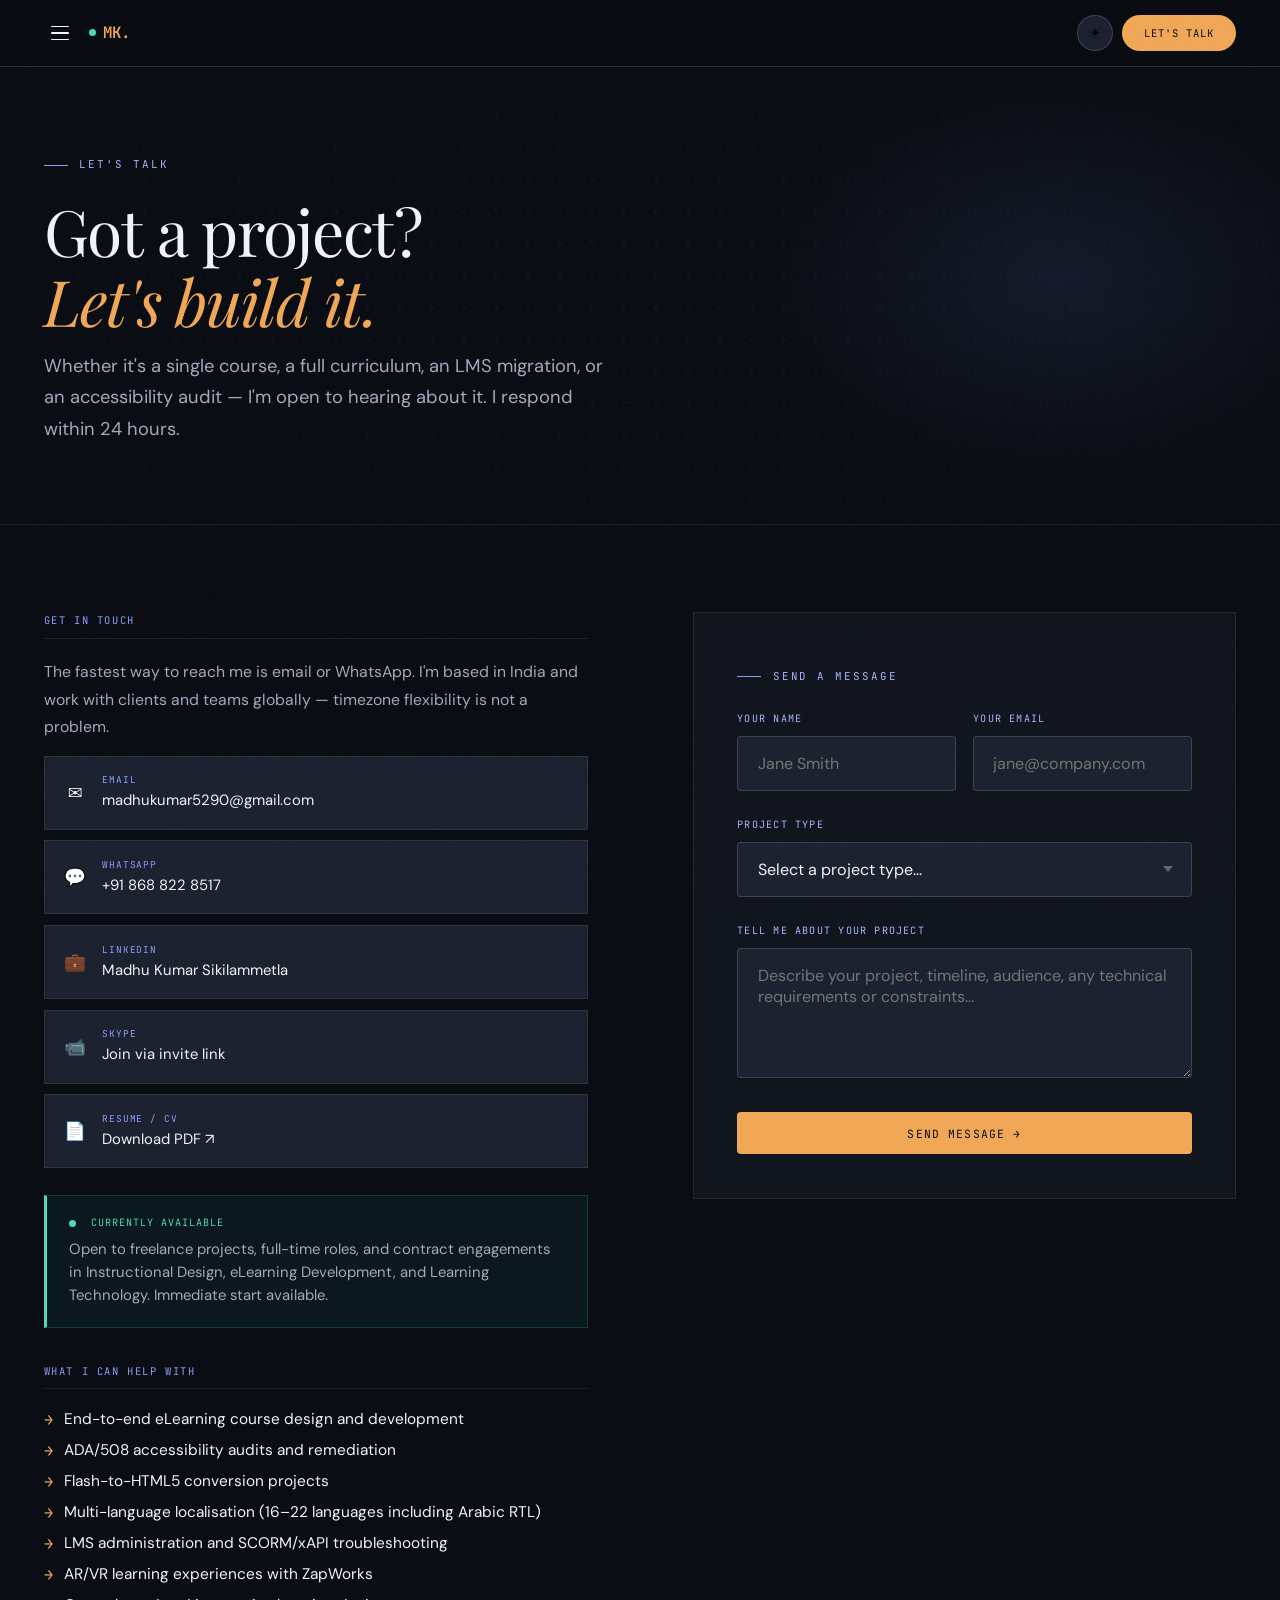
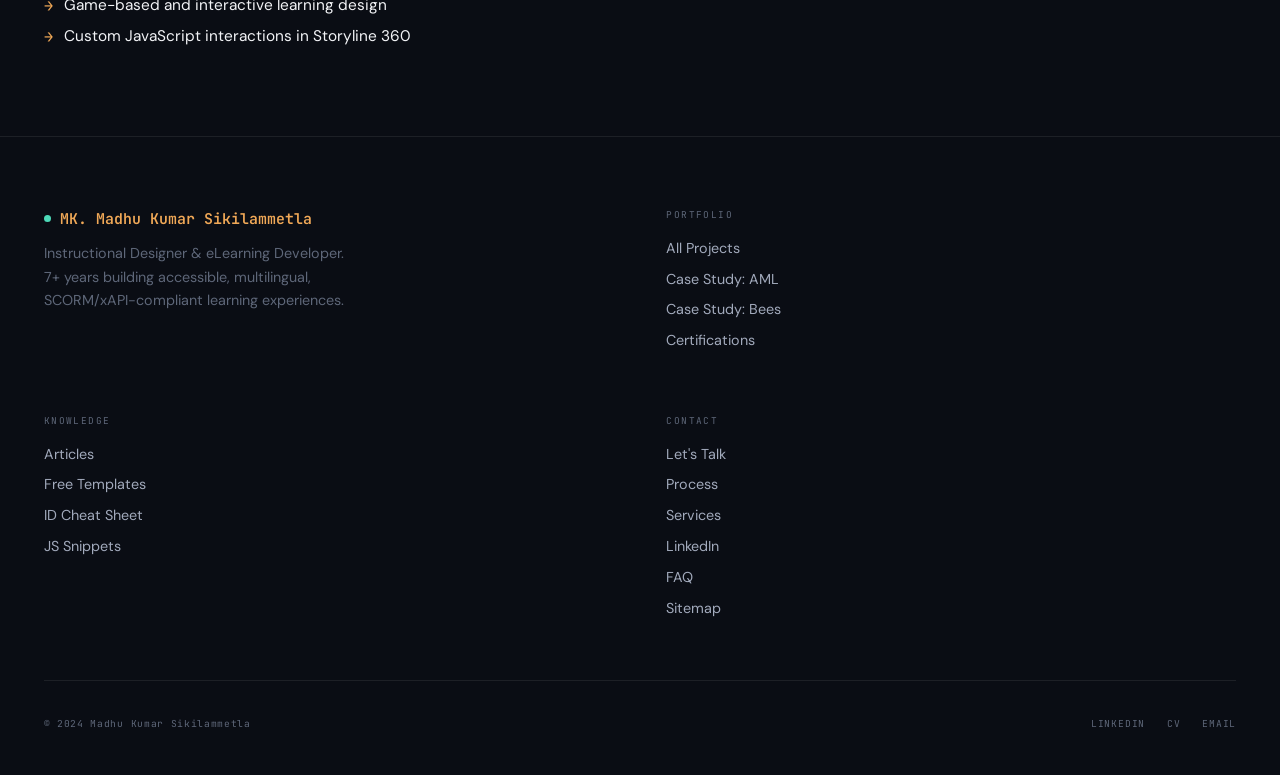
<file: contact.html>
<!DOCTYPE html>
<html lang="en" data-theme="dark">
<head>
<meta charset="UTF-8"><meta name="viewport" content="width=device-width,initial-scale=1">
<title>Let's Talk | Madhu Kumar Sikilammetla</title>
<link rel="stylesheet" href="style.css">
<style>
.contact-grid{display:grid;grid-template-columns:1fr 1fr;gap:6rem;padding:5rem var(--ph);align-items:start}
.contact-info-section{font-family:var(--mono);font-size:.6rem;letter-spacing:.15em;text-transform:uppercase;color:var(--blue);padding-bottom:.5rem;border-bottom:1px solid var(--border);margin-bottom:1.1rem;margin-top:2.5rem}
.contact-info-section:first-child{margin-top:0}
.contact-p{font-family:var(--sans);font-size:.9rem;line-height:1.75;color:var(--text2);margin-bottom:.85rem}
.clinks{display:flex;flex-direction:column;gap:.6rem}
.clink{display:flex;align-items:center;gap:.9rem;padding:.9rem 1.1rem;background:var(--surface);border:1px solid var(--border);text-decoration:none;transition:border-color .2s,background .2s}
.clink:hover{border-color:var(--gold);background:var(--bg3)}
.clink-icon{font-size:1rem;width:22px;text-align:center;flex-shrink:0}
.clink-label{font-family:var(--mono);font-size:.54rem;letter-spacing:.1em;text-transform:uppercase;color:var(--blue);margin-bottom:.1rem}
.clink-val{font-family:var(--sans);font-size:.85rem;color:var(--text)}
.avail-box{background:rgba(47,204,161,.06);border:1px solid rgba(47,204,161,.2);border-left:3px solid var(--teal);padding:1.1rem 1.25rem;margin-top:1.5rem}
.avail-label{font-family:var(--mono);font-size:.58rem;letter-spacing:.1em;text-transform:uppercase;color:var(--teal);display:flex;align-items:center;gap:.45rem;margin-bottom:.4rem}
.avail-text{font-family:var(--sans);font-size:.85rem;color:var(--text2);line-height:1.55}
.services-list{display:flex;flex-direction:column;gap:.45rem}
.service-item{font-family:var(--sans);font-size:.88rem;color:var(--text);display:flex;align-items:flex-start;gap:.65rem;line-height:1.5}
.service-item::before{content:'→';color:var(--gold);flex-shrink:0;font-family:var(--mono)}
.form-wrap{background:var(--bg2);border:1px solid var(--border);padding:2.5rem}
@media(max-width:900px){.contact-grid{grid-template-columns:1fr;padding:3rem var(--ph);gap:3rem}}
</style>
</head>
<body>
<div class="progress-bar"></div>
<button class="btt" aria-label="Back to top">↑</button>
<nav>
  <button class="nav-ham" aria-label="Open menu"><span></span><span></span><span></span></button>
  <a class="nav-logo" href="index.html"><span class="logo-pulse"></span>MK.</a>
  <div class="nav-spacer"></div>
  <ul class="nav-links">
    <li>
      <button>Work <span class="nav-chevron">▾</span></button>
      <div class="nav-dd">
        <a href="work.html"><span class="dd-icon">🗂️</span>All Projects</a>
        <a href="case-study-aml.html"><span class="dd-icon">📋</span>Case Study: AML</a>
        <a href="case-study-bees.html"><span class="dd-icon">🐝</span>Case Study: Bees</a>
      </div>
    </li>
    <li>
      <button>About <span class="nav-chevron">▾</span></button>
      <div class="nav-dd">
        <a href="about.html"><span class="dd-icon">👤</span>About Me</a>
        <a href="buzz.html"><span class="dd-icon">💬</span>Buzz &amp; Testimonials</a>
        <a href="certifications.html"><span class="dd-icon">🎓</span>Certifications</a>
      </div>
    </li>
    <li><a href="process.html">Process</a></li>
    <li><a href="services.html">Services</a></li>
    <li>
      <button>Knowledge <span class="nav-chevron">▾</span></button>
      <div class="nav-dd">
        <a href="articles.html"><span class="dd-icon">✍️</span>Articles</a>
        <a href="id-frameworks.html"><span class="dd-icon">🧭</span>ID Cheat Sheet</a>
        <a href="resources.html"><span class="dd-icon">📦</span>Free Resources</a>
        <a href="glossary.html"><span class="dd-icon">📖</span>Glossary</a>
        <a href="sitemap.html"><span class="dd-icon">🗺️</span>Sitemap</a>
      </div>
    </li>
    <li>
      <button>Tools <span class="nav-chevron">▾</span></button>
      <div class="nav-mega">
        <div class="nav-mega-col">
          <span class="nav-mega-title">AI &amp; Demos</span>
          <a href="ai-analyzer.html"><span class="dd-icon">🤖</span>AI Course Analyzer<span class="dd-new">New</span></a>
          <a href="lms-demo.html"><span class="dd-icon">🎓</span>LMS Demo</a>
          <a href="demo-xapi.html"><span class="dd-icon">📡</span>xAPI Demo</a>
          <a href="demo-storyboard.html"><span class="dd-icon">🗂️</span>Storyboard Gen</a>
          <a href="demo-template.html"><span class="dd-icon">🔧</span>Patterns</a>
        </div>
        <div class="nav-mega-col">
          <span class="nav-mega-title">Reference Tools</span>
          <a href="sl-snippets.html"><span class="dd-icon">⚡</span>JS Snippets</a>
          <a href="accessibility-guide.html"><span class="dd-icon">♿</span>A11y Guide</a>
          <a href="effort-estimator.html"><span class="dd-icon">📊</span>Effort Estimator</a>
          <a href="spot-the-bug.html"><span class="dd-icon">🐛</span>Spot the Bug</a>
          <a href="id-model-selector.html"><span class="dd-icon">🧭</span>ID Selector</a>
        </div>
      </div>
    </li>
  </ul>
  <button class="theme-toggle" onclick="toggleTheme()" aria-label="Toggle theme">☀️</button>
  <a href="contact.html" class="nav-cta">Let's Talk</a>
</nav>
<div class="mobile-menu">
  <span class="mob-section-title">Portfolio</span>
  <a href="index.html"><span class="dd-icon">🏠</span>Home</a>
  <a href="work.html"><span class="dd-icon">🗂️</span>All Projects</a>
  <a href="case-study-aml.html"><span class="dd-icon">📋</span>Case Study: AML</a>
  <a href="case-study-bees.html"><span class="dd-icon">🐝</span>Case Study: Bees</a>
  <span class="mob-section-title">About</span>
  <a href="about.html"><span class="dd-icon">👤</span>About Me</a>
  <a href="buzz.html"><span class="dd-icon">💬</span>Buzz &amp; Testimonials</a>
  <a href="certifications.html"><span class="dd-icon">🎓</span>Certifications</a>
  <span class="mob-section-title">Services</span>
  <a href="process.html"><span class="dd-icon">⚙️</span>Process</a>
  <a href="services.html"><span class="dd-icon">📋</span>Services</a>
  <span class="mob-section-title">Knowledge</span>
  <a href="articles.html"><span class="dd-icon">✍️</span>Articles</a>
  <a href="id-frameworks.html"><span class="dd-icon">🧭</span>ID Cheat Sheet</a>
  <a href="resources.html"><span class="dd-icon">📦</span>Free Resources</a>
  <a href="glossary.html"><span class="dd-icon">📖</span>Glossary</a>
  <span class="mob-section-title">Tools &amp; Demos</span>
  <a href="ai-analyzer.html"><span class="dd-icon">🤖</span>AI Course Analyzer</a>
  <a href="sl-snippets.html"><span class="dd-icon">⚡</span>JS Snippets</a>
  <a href="lms-demo.html"><span class="dd-icon">🎓</span>LMS Demo</a>
  <a href="accessibility-guide.html"><span class="dd-icon">♿</span>A11y Guide</a>
  <a href="effort-estimator.html"><span class="dd-icon">📊</span>Effort Estimator</a>
  <a href="spot-the-bug.html"><span class="dd-icon">🐛</span>Spot the Bug</a>
  <a href="demo-xapi.html"><span class="dd-icon">📡</span>xAPI Demo</a>
  <a href="demo-storyboard.html"><span class="dd-icon">🗂️</span>Storyboard Gen</a>
  <a href="id-model-selector.html"><span class="dd-icon">🧭</span>ID Selector</a>
  <a href="demo-template.html"><span class="dd-icon">🔧</span>Patterns</a>
  <span class="mob-section-title">Contact</span>
  <a href="faq.html"><span class="dd-icon">❓</span>FAQ</a>
  <a href="sitemap.html"><span class="dd-icon">🗺️</span>Sitemap</a>
  <a href="contact.html"><span class="dd-icon">✉️</span>Let's Talk</a>
</div>

<div class="page-hero">
  <div class="hero-bg"></div><div class="hero-grid"></div>
  <div class="eyebrow reveal">Let's Talk</div>
  <h1 class="display reveal d1">Got a project?<br><em>Let's build it.</em></h1>
  <p style="font-family:var(--sans);font-size:1.05rem;color:var(--text2);max-width:560px;margin-top:.85rem;line-height:1.7" class="reveal d2">Whether it's a single course, a full curriculum, an LMS migration, or an accessibility audit — I'm open to hearing about it. I respond within 24 hours.</p>
</div>

<div class="contact-grid">
  <div class="reveal">
    <div class="contact-info-section">Get in Touch</div>
    <p class="contact-p">The fastest way to reach me is email or WhatsApp. I'm based in India and work with clients and teams globally — timezone flexibility is not a problem.</p>
    <div class="clinks">
      <a href="mailto:madhukumar5290@gmail.com" class="clink"><span class="clink-icon">✉️</span><div><div class="clink-label">Email</div><div class="clink-val">madhukumar5290@gmail.com</div></div></a>
      <a href="https://wa.me/918688228517" target="_blank" class="clink"><span class="clink-icon">💬</span><div><div class="clink-label">WhatsApp</div><div class="clink-val">+91 868 822 8517</div></div></a>
      <a href="https://www.linkedin.com/in/madhu-kumar-sikilammetla-22694598" target="_blank" class="clink"><span class="clink-icon">💼</span><div><div class="clink-label">LinkedIn</div><div class="clink-val">Madhu Kumar Sikilammetla</div></div></a>
      <a href="https://join.skype.com/invite/azlPdkwXWSUL" target="_blank" class="clink"><span class="clink-icon">📹</span><div><div class="clink-label">Skype</div><div class="clink-val">Join via invite link</div></div></a>
      <a href="https://drive.google.com/file/d/1wsBtUEBdSjdLwK7CxFID6ttaW6afTxf6/view" target="_blank" class="clink"><span class="clink-icon">📄</span><div><div class="clink-label">Resume / CV</div><div class="clink-val">Download PDF ↗</div></div></a>
    </div>
    <div class="avail-box">
      <div class="avail-label"><span class="dot-avail"></span>Currently Available</div>
      <div class="avail-text">Open to freelance projects, full-time roles, and contract engagements in Instructional Design, eLearning Development, and Learning Technology. Immediate start available.</div>
    </div>
    <div class="contact-info-section" style="margin-top:2rem">What I Can Help With</div>
    <div class="services-list">
      <div class="service-item">End-to-end eLearning course design and development</div>
      <div class="service-item">ADA/508 accessibility audits and remediation</div>
      <div class="service-item">Flash-to-HTML5 conversion projects</div>
      <div class="service-item">Multi-language localisation (16–22 languages including Arabic RTL)</div>
      <div class="service-item">LMS administration and SCORM/xAPI troubleshooting</div>
      <div class="service-item">AR/VR learning experiences with ZapWorks</div>
      <div class="service-item">Game-based and interactive learning design</div>
      <div class="service-item">Custom JavaScript interactions in Storyline 360</div>
    </div>
  </div>

  <div class="reveal d1">
    <div class="form-wrap">
      <div class="eyebrow" style="margin-bottom:1.5rem">Send a Message</div>
      <div id="contact-form">
        <div class="form-row" style="margin-bottom:1.5rem">
          <div><label class="form-label">Your Name</label><input class="form-input" type="text" id="f-name" placeholder="Jane Smith"></div>
          <div><label class="form-label">Your Email</label><input class="form-input" type="email" id="f-email" placeholder="jane@company.com"></div>
        </div>
        <div class="form-group">
          <label class="form-label">Project Type</label>
          <select class="form-select" id="f-type">
            <option value="">Select a project type...</option>
            <option>eLearning Course Design & Development</option>
            <option>Accessibility Audit / ADA Remediation</option>
            <option>Flash-to-HTML5 Conversion</option>
            <option>Localisation Project</option>
            <option>LMS Administration / SCORM Troubleshooting</option>
            <option>AR/VR Learning Experience</option>
            <option>Game-Based / Interactive Learning</option>
            <option>Full-Time or Contract Role</option>
            <option>Something else</option>
          </select>
        </div>
        <div class="form-group">
          <label class="form-label">Tell me about your project</label>
          <textarea class="form-textarea" id="f-msg" placeholder="Describe your project, timeline, audience, any technical requirements or constraints..."></textarea>
        </div>
        <button class="btn btn-primary" style="width:100%;justify-content:center" onclick="submitForm()">Send Message →</button>
      </div>
      <div class="form-success" id="form-success">
        <p>✓ Message received! I'll respond within 24 hours.</p>
        <p style="margin-top:.5rem;opacity:.7">For faster response: WhatsApp +91 868 822 8517 or connect on LinkedIn.</p>
      </div>
    </div>
  </div>
</div>

<footer>
  <div class="footer-grid">
    <div><div class="footer-brand"><span class="logo-pulse"></span>MK. Madhu Kumar Sikilammetla</div><div class="footer-desc">Instructional Designer &amp; eLearning Developer. 7+ years building accessible, multilingual, SCORM/xAPI-compliant learning experiences.</div></div>
    <div class="footer-col"><div class="footer-col-title">Portfolio</div><a href="work.html">All Projects</a><a href="case-study-aml.html">Case Study: AML</a><a href="case-study-bees.html">Case Study: Bees</a><a href="certifications.html">Certifications</a></div>
    <div class="footer-col"><div class="footer-col-title">Knowledge</div><a href="articles.html">Articles</a><a href="resources.html">Free Templates</a><a href="id-frameworks.html">ID Cheat Sheet</a><a href="sl-snippets.html">JS Snippets</a></div>
    <div class="footer-col"><div class="footer-col-title">Contact</div><a href="contact.html">Let's Talk</a><a href="process.html">Process</a><a href="services.html">Services</a><a href="https://www.linkedin.com/in/madhu-kumar-sikilammetla-22694598" target="_blank">LinkedIn</a><a href="faq.html">FAQ</a><a href="sitemap.html">Sitemap</a></div>
  </div>
  <div class="footer-bottom"><div class="footer-copy">© 2024 Madhu Kumar Sikilammetla</div><div class="footer-social"><a href="https://www.linkedin.com/in/madhu-kumar-sikilammetla-22694598" target="_blank">LinkedIn</a><a href="https://drive.google.com/file/d/1wsBtUEBdSjdLwK7CxFID6ttaW6afTxf6/view" target="_blank">CV</a><a href="mailto:madhukumar5290@gmail.com">Email</a></div></div>
</footer>
<script src="main.js"></script>
<script>
/* ============================================================
   EMAIL DELIVERY SETUP — READ THIS
   ============================================================
   Right now this form works via a "mailto" fallback: clicking
   Send opens the visitor's own email app with everything
   pre-filled, addressed to madhukumar5290@gmail.com. No signup
   needed — it works immediately, in every browser.

   OPTIONAL UPGRADE — silent in-page submission (5 minutes):
   1. Go to https://formspree.io and sign up free with your email
      (madhukumar5290@gmail.com)
   2. Create a new form — Formspree gives you an endpoint URL like:
      https://formspree.io/f/abcd1234
   3. Replace FORMSPREE_ENDPOINT below with YOUR real endpoint URL
   4. Done. Once set, submissions go straight to your inbox via
      fetch() without opening the visitor's mail app at all, and
      the mailto fallback above is skipped automatically.
   ============================================================ */
const FORMSPREE_ENDPOINT = 'https://formspree.io/f/YOUR_FORM_ID';
const CONTACT_EMAIL = 'madhukumar5290@gmail.com';

async function submitForm(){
  const n=document.getElementById('f-name').value.trim();
  const e=document.getElementById('f-email').value.trim();
  const t=document.getElementById('f-type').value;
  const m=document.getElementById('f-msg').value.trim();
  if(!n||!e||!m){alert('Please fill in your name, email, and message.');return;}
  if(!/\S+@\S+\.\S+/.test(e)){alert('Please enter a valid email address.');return;}

  const btn = document.querySelector('#contact-form button');
  const originalText = btn.textContent;
  btn.textContent = 'Sending...';
  btn.disabled = true;

  if(FORMSPREE_ENDPOINT.includes('YOUR_FORM_ID')){
    // Formspree isn't configured yet — fall back to a pre-filled
    // mailto link so the message still reaches the inbox directly.
    const subject = encodeURIComponent('Portfolio enquiry: '+(t||'New project')+' — from '+n);
    const bodyLines = ['Name: '+n,'Email: '+e,'Project type: '+(t||'Not specified'),'','Message:',m];
    const body = encodeURIComponent(bodyLines.join('\n'));
    window.location.href = 'mailto:'+CONTACT_EMAIL+'?subject='+subject+'&body='+body;
    btn.textContent = originalText;
    btn.disabled = false;
    document.getElementById('contact-form').style.display='none';
    document.getElementById('form-success').classList.add('show');
    document.getElementById('form-success').querySelector('p').textContent = '✓ Opening your email app with the message ready to send...';
    return;
  }

  try{
    const res = await fetch(FORMSPREE_ENDPOINT, {
      method: 'POST',
      headers: {'Accept':'application/json','Content-Type':'application/json'},
      body: JSON.stringify({name:n, email:e, projectType:t, message:m})
    });
    if(res.ok){
      document.getElementById('contact-form').style.display='none';
      document.getElementById('form-success').classList.add('show');
    } else {
      throw new Error('Submission failed');
    }
  } catch(err){
    btn.textContent = originalText;
    btn.disabled = false;
    alert('Something went wrong sending this. Please try again, or email madhukumar5290@gmail.com directly.');
  }
}
</script>
</body>
</html>
</file>
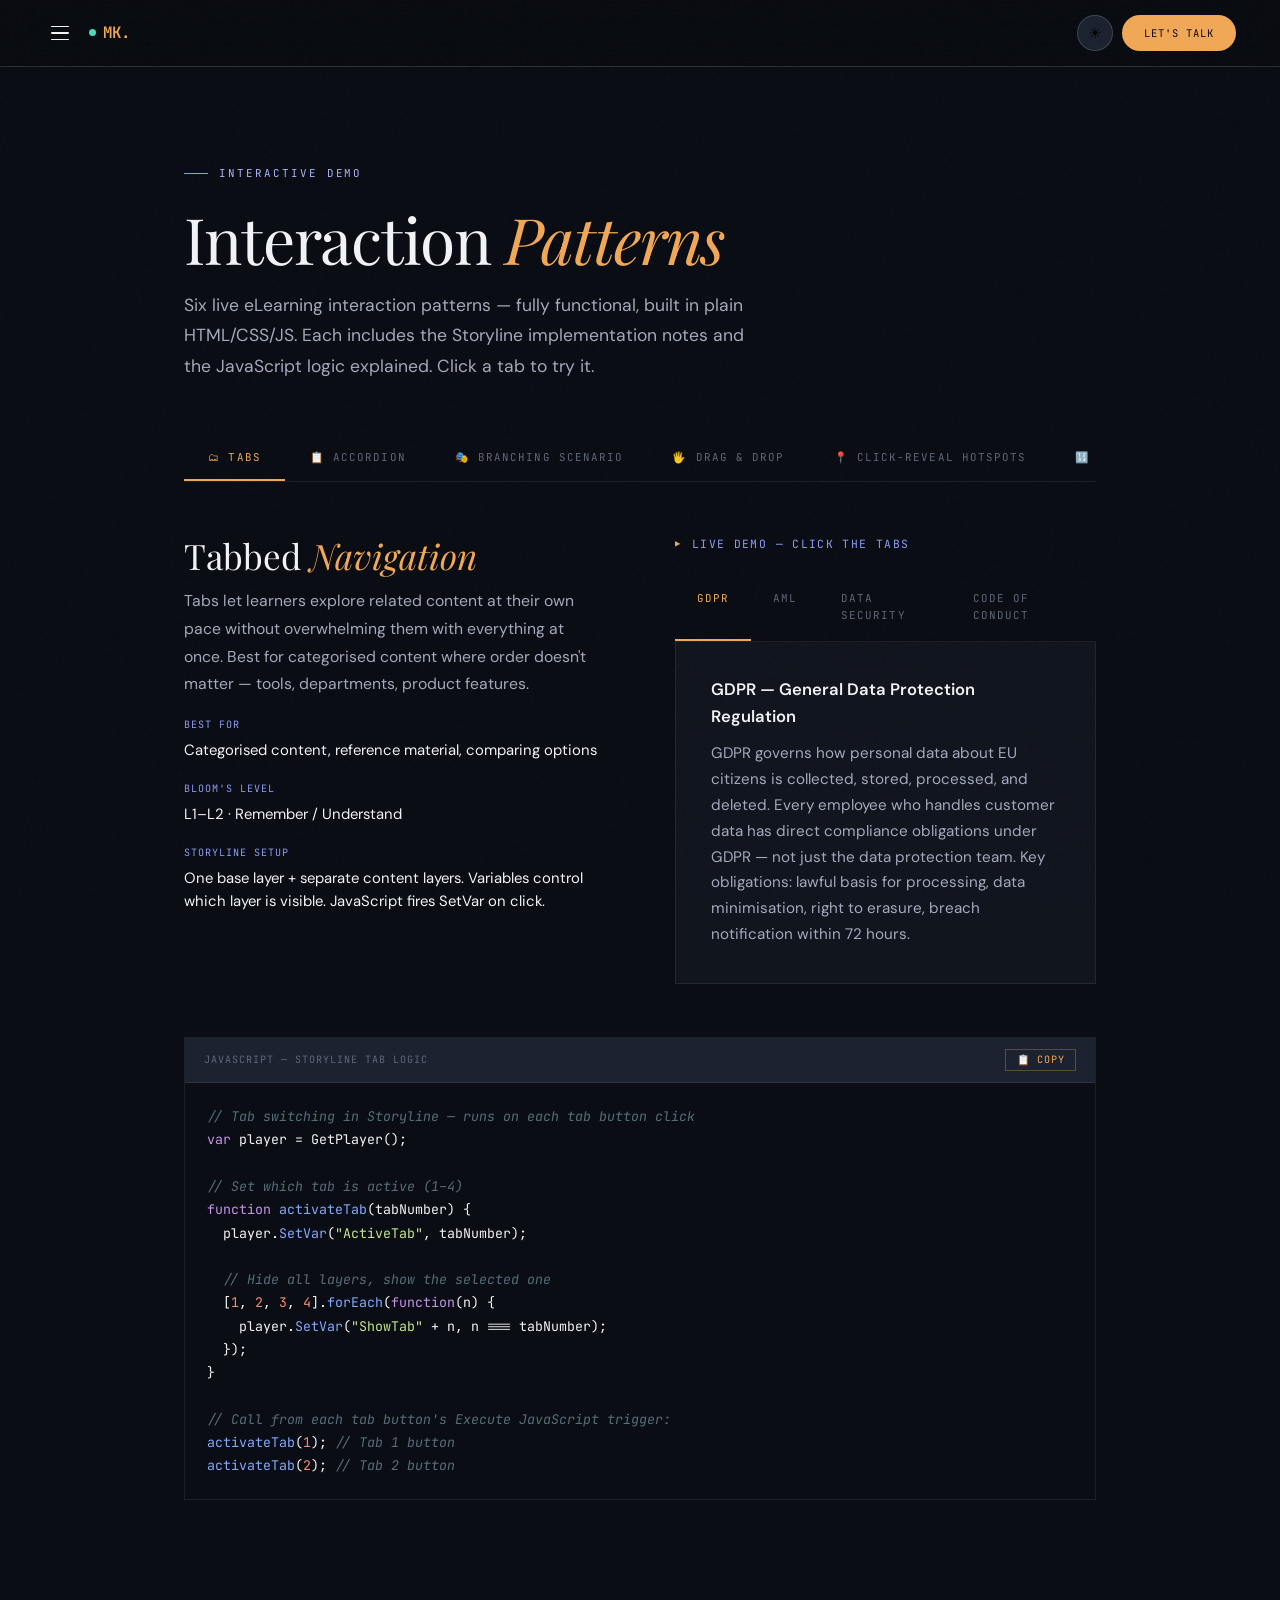
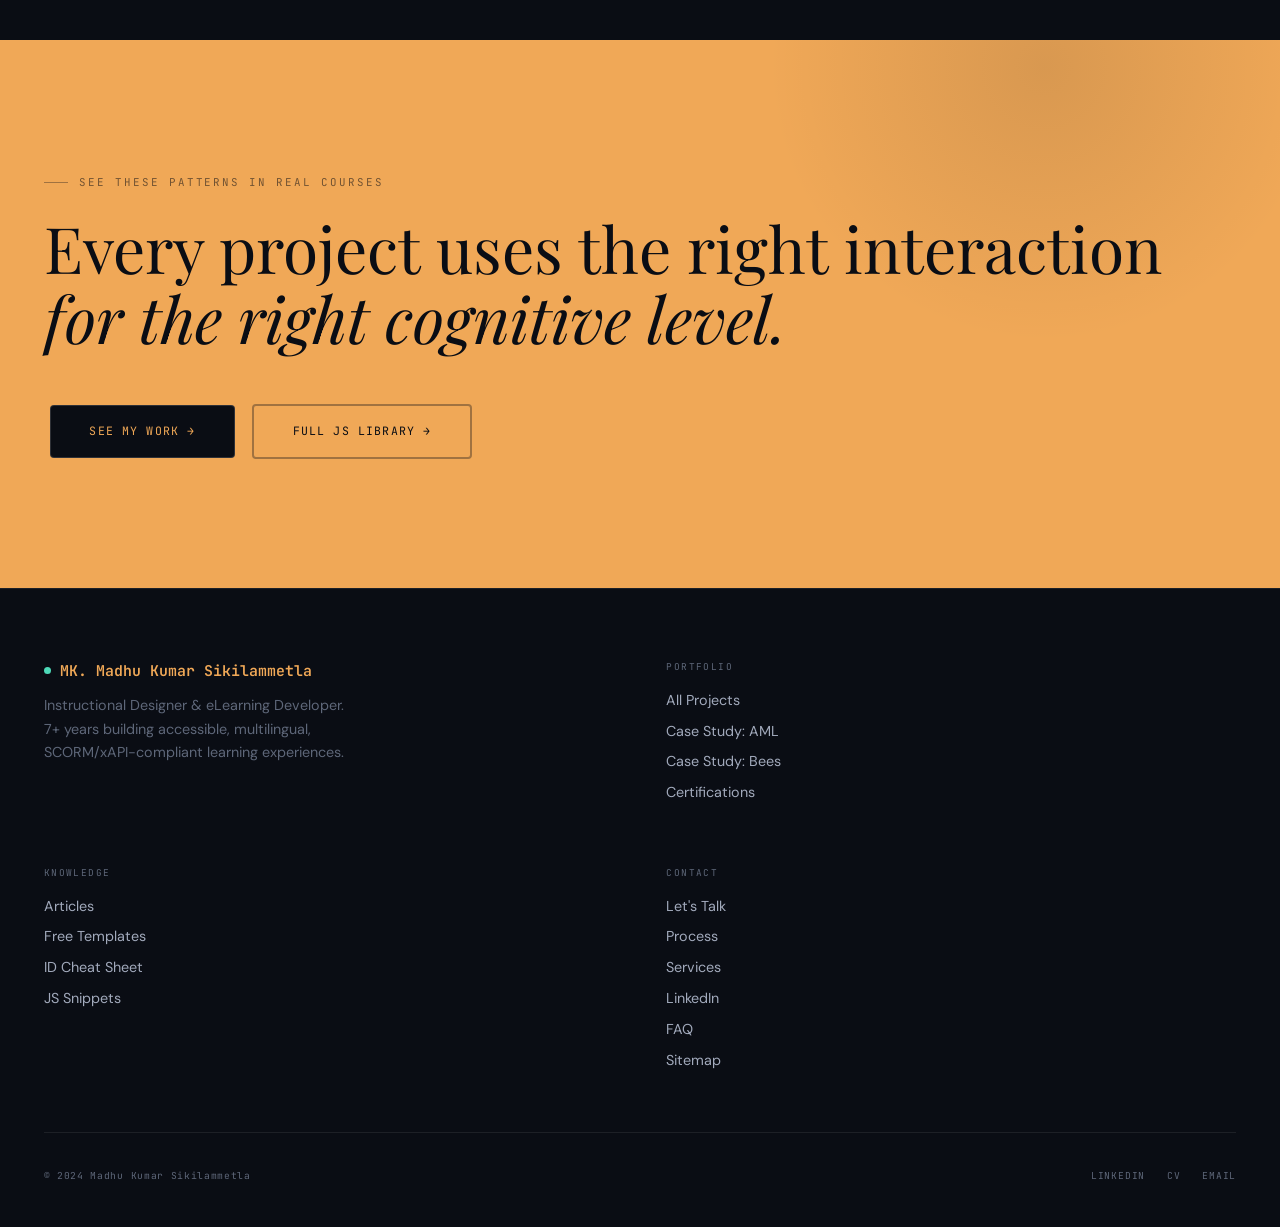
<file: demo-template.html>
<!DOCTYPE html>
<html lang="en" data-theme="dark">
<head>
<meta charset="UTF-8"><meta name="viewport" content="width=device-width,initial-scale=1">
<title>Interaction Patterns | Madhu Kumar Sikilammetla</title>
<link rel="stylesheet" href="style.css">
<style>
.demo-wrap{max-width:1000px;margin:0 auto;padding:5rem var(--ph)}
.pattern-tabs{display:flex;border-bottom:1px solid var(--border);margin-top:3rem;overflow-x:auto}
.pt-btn{font-family:var(--mono);font-size:.62rem;letter-spacing:.1em;text-transform:uppercase;color:var(--muted);background:none;border:none;border-bottom:2px solid transparent;padding:.9rem 1.4rem;cursor:pointer;white-space:nowrap;transition:all .2s;flex-shrink:0}
.pt-btn:hover{color:var(--text)}.pt-btn.on{color:var(--gold);border-bottom-color:var(--gold)}
.pattern-panel{display:none;padding:3rem 0;animation:pfade .3s ease}.pattern-panel.on{display:block}
@keyframes pfade{from{opacity:0;transform:translateY(8px)}to{opacity:1;transform:translateY(0)}}
.p-header{display:grid;grid-template-columns:1fr 1fr;gap:4rem;margin-bottom:3rem;align-items:start}
.p-title{font-family:var(--serif);font-size:2rem;font-weight:400;color:var(--text);line-height:1.2;margin-bottom:.6rem}
.p-title em{font-style:italic;color:var(--gold)}
.p-desc{font-family:var(--sans);font-size:.9rem;line-height:1.75;color:var(--text2)}
.p-meta-label{font-family:var(--mono);font-size:.58rem;letter-spacing:.1em;text-transform:uppercase;color:var(--blue);margin-bottom:.35rem;margin-top:1.1rem}
.p-meta-val{font-family:var(--sans);font-size:.85rem;color:var(--text);line-height:1.5}
.p-demo-label{font-family:var(--mono);font-size:.65rem;letter-spacing:.12em;text-transform:uppercase;color:var(--blue);margin-bottom:1.25rem;display:flex;align-items:center;gap:.6rem}
.p-demo-label::before{content:'▶';color:var(--gold);font-size:.5rem}

/* TABS interaction */
.tabs-bar{display:flex;border-bottom:1px solid var(--border);margin-bottom:0}
.tab-item{font-family:var(--mono);font-size:.62rem;letter-spacing:.1em;text-transform:uppercase;padding:.85rem 1.25rem;cursor:pointer;border-bottom:2px solid transparent;color:var(--muted);transition:all .2s;user-select:none}
.tab-item:hover{color:var(--text)}.tab-item.on{color:var(--gold);border-bottom-color:var(--gold)}
.tab-content-item{display:none;background:var(--bg2);border:1px solid var(--border);border-top:none;padding:2rem;animation:pfade .2s ease}
.tab-content-item.on{display:block}
.tab-title{font-family:var(--sans);font-size:.95rem;font-weight:600;color:var(--text);margin-bottom:.6rem}
.tab-body{font-family:var(--sans);font-size:.87rem;line-height:1.7;color:var(--text2)}

/* ACCORDION interaction */
.accordion-item{border:1px solid var(--border);margin-bottom:2px}
.accordion-header{padding:1.1rem 1.4rem;font-family:var(--sans);font-size:.9rem;color:var(--text);display:flex;justify-content:space-between;align-items:center;cursor:pointer;background:var(--surface);transition:background .2s;user-select:none}
.accordion-header:hover{background:var(--surface2)}
.accordion-icon{color:var(--muted);transition:transform .3s;font-size:.8rem}
.accordion-item.open .accordion-icon{transform:rotate(45deg)}
.accordion-body{padding:0 1.4rem;font-family:var(--sans);font-size:.87rem;color:var(--text2);max-height:0;overflow:hidden;transition:max-height .35s,padding .35s;line-height:1.7}
.accordion-item.open .accordion-body{max-height:200px;padding:.85rem 1.4rem}

/* SCENARIO interaction */
.scenario-card{background:var(--bg2);border:1px solid var(--border);padding:2rem}
.scenario-q{font-family:var(--sans);font-size:.95rem;color:var(--text);margin-bottom:1.25rem;line-height:1.5}
.scenario-opts{display:flex;flex-direction:column;gap:.5rem}
.s-opt{background:var(--surface);border:1px solid var(--border);padding:.9rem 1.25rem;cursor:pointer;display:flex;align-items:flex-start;gap:.85rem;transition:all .2s;font-family:var(--sans);font-size:.85rem;color:var(--text);text-align:left;width:100%}
.s-opt:hover{border-color:var(--border2);background:var(--surface2)}
.s-opt.selected{border-color:var(--blue);background:rgba(91,156,246,.07)}
.s-opt.correct{border-color:var(--teal);background:rgba(47,204,161,.07)}
.s-opt.wrong{border-color:var(--red);background:rgba(240,107,107,.07)}
.s-opt-key{font-family:var(--mono);font-size:.62rem;color:var(--blue);flex-shrink:0;margin-top:.1rem}
.s-fb{padding:.9rem 1.25rem;margin-top:.75rem;font-family:var(--sans);font-size:.85rem;line-height:1.6;display:none}
.s-fb.show{display:block}
.s-fb.ok{background:rgba(47,204,161,.08);border:1px solid rgba(47,204,161,.2);color:var(--teal)}
.s-fb.bad{background:rgba(240,107,107,.08);border:1px solid rgba(240,107,107,.2);color:var(--red)}
.s-retry{font-family:var(--mono);font-size:.6rem;letter-spacing:.1em;text-transform:uppercase;color:var(--gold);background:none;border:1px solid rgba(240,180,41,.3);padding:.4rem .85rem;cursor:pointer;margin-top:.75rem;display:none;transition:all .2s}
.s-retry:hover{background:var(--gold-dim)}
.s-retry.show{display:inline-block}

/* DRAG AND DROP interaction */
.dnd-wrap{display:grid;grid-template-columns:1fr 1fr;gap:1.5rem}
.dnd-source{background:var(--bg2);border:1px solid var(--border);padding:1.25rem;min-height:160px}
.dnd-target{background:var(--bg2);border:2px dashed var(--border);padding:1.25rem;min-height:160px;transition:border-color .2s}
.dnd-target.drag-over{border-color:var(--gold);background:var(--gold-dim)}
.dnd-target.correct{border-color:var(--teal);border-style:solid}
.dnd-target.wrong{border-color:var(--red);border-style:solid}
.dnd-area-label{font-family:var(--mono);font-size:.6rem;letter-spacing:.1em;text-transform:uppercase;color:var(--muted);margin-bottom:.85rem}
.dnd-chip{background:var(--surface);border:1px solid var(--border2);padding:.55rem 1rem;font-family:var(--sans);font-size:.82rem;color:var(--text);cursor:grab;margin-bottom:.5rem;transition:all .2s;user-select:none;display:flex;align-items:center;gap:.5rem}
.dnd-chip:hover{border-color:var(--gold);background:var(--surface2)}
.dnd-chip.dragging{opacity:.5;cursor:grabbing}
.dnd-chip.dropped{cursor:default}
.dnd-chip .dnd-icon{font-size:.85rem;flex-shrink:0}
.dnd-result{font-family:var(--mono);font-size:.62rem;letter-spacing:.08em;color:var(--muted);margin-top:.75rem;text-align:center}
.dnd-check-btn{font-family:var(--mono);font-size:.62rem;letter-spacing:.1em;text-transform:uppercase;color:var(--bg);background:var(--gold);border:none;padding:.65rem 1.25rem;cursor:pointer;margin-top:1rem;display:block;width:100%;transition:opacity .2s}
.dnd-check-btn:hover{opacity:.88}
.dnd-check-btn:disabled{opacity:.4;cursor:not-allowed}

/* CODE PANEL */
.code-panel{background:var(--bg);border:1px solid var(--border);margin-top:2.5rem}
.code-panel-header{background:var(--surface);border-bottom:1px solid var(--border);padding:.65rem 1.1rem;display:flex;align-items:center;justify-content:space-between}
.code-lang{font-family:var(--mono);font-size:.58rem;letter-spacing:.1em;text-transform:uppercase;color:var(--muted)}
.code-copy{font-family:var(--mono);font-size:.58rem;letter-spacing:.08em;text-transform:uppercase;color:var(--gold);background:none;border:1px solid rgba(240,180,41,.3);padding:.2rem .6rem;cursor:pointer;transition:all .2s}
.code-copy:hover{background:var(--gold-dim)}
.code-copy.done{color:var(--teal);border-color:rgba(47,204,161,.3)}
pre.code-block{padding:1.25rem;overflow-x:auto;font-family:var(--mono);font-size:.76rem;line-height:1.75;color:var(--text);margin:0}
.kw{color:#c792ea}.fn{color:#82aaff}.str{color:#c3e88d}.cmm{color:#546e7a;font-style:italic}.num{color:#f78c6c}

.hs-frame{background:var(--surface);border:1px solid var(--border2);overflow:hidden}
.hs-diagram{position:relative;aspect-ratio:16/10;background:linear-gradient(135deg,#171C28,#0f131c);border-bottom:1px solid var(--border2)}
.hs-diagram::before{content:'';position:absolute;inset:12%;border:2px solid rgba(139,157,247,.35);border-radius:10px;pointer-events:none}
.hs-diagram::after{content:'';position:absolute;top:20%;left:20%;right:20%;bottom:55%;background:rgba(77,217,184,.12);border:1px solid rgba(77,217,184,.4);border-radius:4px;pointer-events:none}
.hs-dot{position:absolute;width:26px;height:26px;border-radius:50%;background:var(--gold);border:3px solid rgba(240,180,41,.3);color:#171006;font-family:var(--mono);font-size:.7rem;font-weight:700;cursor:pointer;display:flex;align-items:center;justify-content:center;transform:translate(-50%,-50%);transition:all .2s;animation:hspulse 2s ease infinite;padding:0}
.hs-dot:hover,.hs-dot.seen{animation:none;background:var(--teal);border-color:rgba(77,217,184,.3)}
@keyframes hspulse{0%,100%{box-shadow:0 0 0 0 rgba(240,180,41,.4)}50%{box-shadow:0 0 0 8px rgba(240,180,41,0)}}
.hs-panel{padding:1.25rem;min-height:90px;font-family:var(--sans);font-size:.83rem;line-height:1.6;color:var(--text2)}
.hs-panel-empty{color:var(--muted);font-style:italic}
.hs-panel-title{font-family:var(--sans);font-weight:600;color:var(--gold);margin-bottom:.4rem;display:block}
.hs-progress{font-family:var(--mono);font-size:.55rem;letter-spacing:.06em;text-transform:uppercase;color:var(--muted);margin-top:.75rem;text-align:right}
.sort-list{list-style:none;display:flex;flex-direction:column;gap:.5rem;margin:0 0 0}
.sort-item{display:flex;align-items:center;gap:.75rem;background:var(--surface);border:1px solid var(--border2);padding:.85rem 1rem;cursor:grab;transition:all .2s}
.sort-item.dragging{opacity:.4}
.sort-item.correct{border-color:var(--teal);background:rgba(47,204,161,.08)}
.sort-item.incorrect{border-color:#E0645C;background:rgba(224,100,92,.08)}
.sort-handle{color:var(--muted);font-size:.9rem;flex-shrink:0}
.sort-text{flex:1;font-family:var(--sans);font-size:.85rem;color:var(--text)}
.sort-arrows{display:flex;gap:.3rem;flex-shrink:0}
.sort-arrows button{width:26px;height:26px;border:1px solid var(--border2);background:var(--bg2);color:var(--text2);cursor:pointer;border-radius:4px;font-size:.7rem;font-family:var(--sans)}
.sort-arrows button:hover{border-color:var(--gold);color:var(--gold)}
@media(max-width:700px){.p-header{grid-template-columns:1fr}.dnd-wrap{grid-template-columns:1fr}}
</style>
</head>
<body>
<div class="progress-bar"></div>
<button class="btt" aria-label="Back to top">↑</button>
<nav>
  <button class="nav-ham" aria-label="Open menu"><span></span><span></span><span></span></button>
  <a class="nav-logo" href="index.html"><span class="logo-pulse"></span>MK.</a>
  <div class="nav-spacer"></div>
  <ul class="nav-links">
    <li>
      <button>Work <span class="nav-chevron">▾</span></button>
      <div class="nav-dd">
        <a href="work.html"><span class="dd-icon">🗂️</span>All Projects</a>
        <a href="case-study-aml.html"><span class="dd-icon">📋</span>Case Study: AML</a>
        <a href="case-study-bees.html"><span class="dd-icon">🐝</span>Case Study: Bees</a>
      </div>
    </li>
    <li>
      <button>About <span class="nav-chevron">▾</span></button>
      <div class="nav-dd">
        <a href="about.html"><span class="dd-icon">👤</span>About Me</a>
        <a href="buzz.html"><span class="dd-icon">💬</span>Buzz &amp; Testimonials</a>
        <a href="certifications.html"><span class="dd-icon">🎓</span>Certifications</a>
      </div>
    </li>
    <li><a href="process.html">Process</a></li>
    <li><a href="services.html">Services</a></li>
    <li>
      <button>Knowledge <span class="nav-chevron">▾</span></button>
      <div class="nav-dd">
        <a href="articles.html"><span class="dd-icon">✍️</span>Articles</a>
        <a href="id-frameworks.html"><span class="dd-icon">🧭</span>ID Cheat Sheet</a>
        <a href="resources.html"><span class="dd-icon">📦</span>Free Resources</a>
        <a href="glossary.html"><span class="dd-icon">📖</span>Glossary</a>
        <a href="sitemap.html"><span class="dd-icon">🗺️</span>Sitemap</a>
      </div>
    </li>
    <li>
      <button>Tools <span class="nav-chevron">▾</span></button>
      <div class="nav-mega">
        <div class="nav-mega-col">
          <span class="nav-mega-title">AI &amp; Demos</span>
          <a href="ai-analyzer.html"><span class="dd-icon">🤖</span>AI Course Analyzer<span class="dd-new">New</span></a>
          <a href="lms-demo.html"><span class="dd-icon">🎓</span>LMS Demo</a>
          <a href="demo-xapi.html"><span class="dd-icon">📡</span>xAPI Demo</a>
          <a href="demo-storyboard.html"><span class="dd-icon">🗂️</span>Storyboard Gen</a>
          <a href="demo-template.html"><span class="dd-icon">🔧</span>Patterns</a>
        </div>
        <div class="nav-mega-col">
          <span class="nav-mega-title">Reference Tools</span>
          <a href="sl-snippets.html"><span class="dd-icon">⚡</span>JS Snippets</a>
          <a href="accessibility-guide.html"><span class="dd-icon">♿</span>A11y Guide</a>
          <a href="effort-estimator.html"><span class="dd-icon">📊</span>Effort Estimator</a>
          <a href="spot-the-bug.html"><span class="dd-icon">🐛</span>Spot the Bug</a>
          <a href="id-model-selector.html"><span class="dd-icon">🧭</span>ID Selector</a>
        </div>
      </div>
    </li>
  </ul>
  <button class="theme-toggle" onclick="toggleTheme()" aria-label="Toggle theme">☀️</button>
  <a href="contact.html" class="nav-cta">Let's Talk</a>
</nav>
<div class="mobile-menu">
  <span class="mob-section-title">Portfolio</span>
  <a href="index.html"><span class="dd-icon">🏠</span>Home</a>
  <a href="work.html"><span class="dd-icon">🗂️</span>All Projects</a>
  <a href="case-study-aml.html"><span class="dd-icon">📋</span>Case Study: AML</a>
  <a href="case-study-bees.html"><span class="dd-icon">🐝</span>Case Study: Bees</a>
  <span class="mob-section-title">About</span>
  <a href="about.html"><span class="dd-icon">👤</span>About Me</a>
  <a href="buzz.html"><span class="dd-icon">💬</span>Buzz &amp; Testimonials</a>
  <a href="certifications.html"><span class="dd-icon">🎓</span>Certifications</a>
  <span class="mob-section-title">Services</span>
  <a href="process.html"><span class="dd-icon">⚙️</span>Process</a>
  <a href="services.html"><span class="dd-icon">📋</span>Services</a>
  <span class="mob-section-title">Knowledge</span>
  <a href="articles.html"><span class="dd-icon">✍️</span>Articles</a>
  <a href="id-frameworks.html"><span class="dd-icon">🧭</span>ID Cheat Sheet</a>
  <a href="resources.html"><span class="dd-icon">📦</span>Free Resources</a>
  <a href="glossary.html"><span class="dd-icon">📖</span>Glossary</a>
  <span class="mob-section-title">Tools &amp; Demos</span>
  <a href="ai-analyzer.html"><span class="dd-icon">🤖</span>AI Course Analyzer</a>
  <a href="sl-snippets.html"><span class="dd-icon">⚡</span>JS Snippets</a>
  <a href="lms-demo.html"><span class="dd-icon">🎓</span>LMS Demo</a>
  <a href="accessibility-guide.html"><span class="dd-icon">♿</span>A11y Guide</a>
  <a href="effort-estimator.html"><span class="dd-icon">📊</span>Effort Estimator</a>
  <a href="spot-the-bug.html"><span class="dd-icon">🐛</span>Spot the Bug</a>
  <a href="demo-xapi.html"><span class="dd-icon">📡</span>xAPI Demo</a>
  <a href="demo-storyboard.html"><span class="dd-icon">🗂️</span>Storyboard Gen</a>
  <a href="id-model-selector.html"><span class="dd-icon">🧭</span>ID Selector</a>
  <a href="demo-template.html"><span class="dd-icon">🔧</span>Patterns</a>
  <span class="mob-section-title">Contact</span>
  <a href="faq.html"><span class="dd-icon">❓</span>FAQ</a>
  <a href="sitemap.html"><span class="dd-icon">🗺️</span>Sitemap</a>
  <a href="contact.html"><span class="dd-icon">✉️</span>Let's Talk</a>
</div>

<div class="demo-wrap">
  <div class="eyebrow reveal">Interactive Demo</div>
  <h1 class="display reveal d1">Interaction <em>Patterns</em></h1>
  <p style="font-family:var(--sans);font-size:1rem;color:var(--text2);max-width:580px;margin-top:.85rem;line-height:1.75" class="reveal d2">Six live eLearning interaction patterns — fully functional, built in plain HTML/CSS/JS. Each includes the Storyline implementation notes and the JavaScript logic explained. Click a tab to try it.</p>

  <div class="pattern-tabs reveal">
    <button class="pt-btn on" data-p="tabs" onclick="switchPattern(this)">🗂 Tabs</button>
    <button class="pt-btn" data-p="accordion" onclick="switchPattern(this)">📋 Accordion</button>
    <button class="pt-btn" data-p="scenario" onclick="switchPattern(this)">🎭 Branching Scenario</button>
    <button class="pt-btn" data-p="dnd" onclick="switchPattern(this)">🖐 Drag &amp; Drop</button>
    <button class="pt-btn" data-p="hotspot" onclick="switchPattern(this)">📍 Click-Reveal Hotspots</button>
    <button class="pt-btn" data-p="sort" onclick="switchPattern(this)">🔢 Sequence Sorting</button>
  </div>

  <!-- TABS PATTERN -->
  <div class="pattern-panel on" id="p-tabs">
    <div class="p-header">
      <div>
        <h2 class="p-title">Tabbed <em>Navigation</em></h2>
        <p class="p-desc">Tabs let learners explore related content at their own pace without overwhelming them with everything at once. Best for categorised content where order doesn't matter — tools, departments, product features.</p>
        <div class="p-meta-label">Best for</div><div class="p-meta-val">Categorised content, reference material, comparing options</div>
        <div class="p-meta-label">Bloom's Level</div><div class="p-meta-val">L1–L2 · Remember / Understand</div>
        <div class="p-meta-label">Storyline Setup</div><div class="p-meta-val">One base layer + separate content layers. Variables control which layer is visible. JavaScript fires SetVar on click.</div>
      </div>
      <div>
        <div class="p-demo-label">Live Demo — Click the tabs</div>
        <div class="tabs-bar">
          <div class="tab-item on" onclick="switchTab(this,'t1')">GDPR</div>
          <div class="tab-item" onclick="switchTab(this,'t2')">AML</div>
          <div class="tab-item" onclick="switchTab(this,'t3')">Data Security</div>
          <div class="tab-item" onclick="switchTab(this,'t4')">Code of Conduct</div>
        </div>
        <div class="tab-content-item on" id="t1">
          <div class="tab-title">GDPR — General Data Protection Regulation</div>
          <div class="tab-body">GDPR governs how personal data about EU citizens is collected, stored, processed, and deleted. Every employee who handles customer data has direct compliance obligations under GDPR — not just the data protection team. Key obligations: lawful basis for processing, data minimisation, right to erasure, breach notification within 72 hours.</div>
        </div>
        <div class="tab-content-item" id="t2">
          <div class="tab-title">AML — Anti-Money Laundering</div>
          <div class="tab-body">AML regulations require financial institutions to detect, report, and prevent money laundering. Key requirements include Customer Due Diligence (CDD), Suspicious Activity Reports (SAR) filed within 30 days, and transaction monitoring. Every employee in a client-facing role must understand the red flags and escalation process.</div>
        </div>
        <div class="tab-content-item" id="t3">
          <div class="tab-title">Data Security</div>
          <div class="tab-body">Data security policies govern how digital information is protected against unauthorised access, disclosure, modification, or destruction. For employees, this means: using approved devices, not sharing credentials, encrypting sensitive data in transit, and reporting suspicious activity within 24 hours. The biggest risk is human error — not sophisticated attacks.</div>
        </div>
        <div class="tab-content-item" id="t4">
          <div class="tab-title">Code of Conduct</div>
          <div class="tab-body">The Code of Conduct defines the behavioural and ethical standards expected of every employee. It covers conflicts of interest, gifts and entertainment limits, workplace behaviour, social media use, and whistleblowing. When in doubt: if you wouldn't be comfortable seeing it on the front page of a newspaper, don't do it.</div>
        </div>
      </div>
    </div>
    <div class="code-panel">
      <div class="code-panel-header"><span class="code-lang">JavaScript — Storyline Tab Logic</span><button class="code-copy" onclick="copyCode(this,'tabs-code')">📋 Copy</button></div>
      <pre class="code-block" id="tabs-code"><span class="cmm">// Tab switching in Storyline — runs on each tab button click</span>
<span class="kw">var</span> player = GetPlayer();

<span class="cmm">// Set which tab is active (1–4)</span>
<span class="kw">function</span> <span class="fn">activateTab</span>(tabNumber) {
  player.<span class="fn">SetVar</span>(<span class="str">"ActiveTab"</span>, tabNumber);
  
  <span class="cmm">// Hide all layers, show the selected one</span>
  [<span class="num">1</span>, <span class="num">2</span>, <span class="num">3</span>, <span class="num">4</span>].<span class="fn">forEach</span>(<span class="kw">function</span>(n) {
    player.<span class="fn">SetVar</span>(<span class="str">"ShowTab"</span> + n, n === tabNumber);
  });
}

<span class="cmm">// Call from each tab button's Execute JavaScript trigger:</span>
<span class="fn">activateTab</span>(<span class="num">1</span>); <span class="cmm">// Tab 1 button</span>
<span class="fn">activateTab</span>(<span class="num">2</span>); <span class="cmm">// Tab 2 button</span></pre>
    </div>
  </div>

  <!-- ACCORDION PATTERN -->
  <div class="pattern-panel" id="p-accordion">
    <div class="p-header">
      <div>
        <h2 class="p-title">Expandable <em>Accordion</em></h2>
        <p class="p-desc">Accordions let learners choose what to explore without scrolling through walls of text. Perfect for FAQ sections, step-by-step procedures, or glossaries where not everything needs to be read.</p>
        <div class="p-meta-label">Best for</div><div class="p-meta-val">Procedures, FAQs, reference content, optional detail</div>
        <div class="p-meta-label">Bloom's Level</div><div class="p-meta-val">L1–L3 · Remember to Apply</div>
        <div class="p-meta-label">Accessibility Note</div><div class="p-meta-val">Headers must have role="button", tabIndex=0, and respond to Enter/Space. See Accessibility Guide for full implementation.</div>
      </div>
      <div>
        <div class="p-demo-label">Live Demo — Click to expand</div>
        <div>
          <div class="accordion-item" onclick="toggleAccordion(this)">
            <div class="accordion-header" tabindex="0" role="button" aria-expanded="false">What triggers a Suspicious Activity Report (SAR)?<span class="accordion-icon">+</span></div>
            <div class="accordion-body">A SAR must be filed when you have reasonable grounds to suspect that funds are proceeds of criminal activity or that a transaction may be connected to money laundering or terrorist financing. This includes unusual transaction patterns, inconsistent customer behaviour, or transactions with no apparent business purpose. You must file within 30 days of suspicion arising.</div>
          </div>
          <div class="accordion-item" onclick="toggleAccordion(this)">
            <div class="accordion-header" tabindex="0" role="button" aria-expanded="false">What is the difference between CDD and EDD?<span class="accordion-icon">+</span></div>
            <div class="accordion-body">Customer Due Diligence (CDD) is the standard verification process applied to all customers — identity verification, understanding the business relationship, and ongoing monitoring. Enhanced Due Diligence (EDD) applies additional scrutiny to high-risk customers: Politically Exposed Persons (PEPs), customers in high-risk jurisdictions, or relationships with complex structures. EDD requires more evidence and senior management approval.</div>
          </div>
          <div class="accordion-item" onclick="toggleAccordion(this)">
            <div class="accordion-header" tabindex="0" role="button" aria-expanded="false">Can I tell a customer they are being investigated?<span class="accordion-icon">+</span></div>
            <div class="accordion-body">No. This is known as "tipping off" and is a criminal offence under AML legislation. If you suspect money laundering and have filed or are considering filing a SAR, you must not disclose this to the subject of the investigation or any third party. Continue acting normally with the customer until directed otherwise by your compliance team.</div>
          </div>
          <div class="accordion-item" onclick="toggleAccordion(this)">
            <div class="accordion-header" tabindex="0" role="button" aria-expanded="false">What are the penalties for non-compliance?<span class="accordion-icon">+</span></div>
            <div class="accordion-body">Penalties for AML non-compliance range from regulatory fines (into the billions for major institutions) to criminal prosecution of individual employees. Regulators can also impose business restrictions, licence suspension, or require remediation programmes costing far more than the original fine. Personal liability for compliance officers is increasing year-on-year.</div>
          </div>
        </div>
      </div>
    </div>
    <div class="code-panel">
      <div class="code-panel-header"><span class="code-lang">JavaScript — Accordion Toggle</span><button class="code-copy" onclick="copyCode(this,'acc-code')">📋 Copy</button></div>
      <pre class="code-block" id="acc-code"><span class="cmm">// Accessible accordion toggle for Storyline</span>
<span class="kw">function</span> <span class="fn">toggleAccordion</span>(headerEl) {
  <span class="kw">var</span> player = GetPlayer();
  <span class="kw">var</span> body = headerEl.<span class="var">nextElementSibling</span>;
  <span class="kw">var</span> isOpen = headerEl.<span class="var">classList</span>.<span class="fn">contains</span>(<span class="str">"open"</span>);
  
  <span class="cmm">// Close all, open clicked one</span>
  document.<span class="fn">querySelectorAll</span>(<span class="str">".accordion-header"</span>).<span class="fn">forEach</span>(<span class="kw">function</span>(h) {
    h.<span class="var">classList</span>.<span class="fn">remove</span>(<span class="str">"open"</span>);
    h.<span class="fn">setAttribute</span>(<span class="str">"aria-expanded"</span>, <span class="str">"false"</span>);
    h.<span class="var">nextElementSibling</span>.<span class="var">style</span>.<span class="var">maxHeight</span> = <span class="str">"0"</span>;
  });
  
  <span class="kw">if</span> (!isOpen) {
    headerEl.<span class="var">classList</span>.<span class="fn">add</span>(<span class="str">"open"</span>);
    headerEl.<span class="fn">setAttribute</span>(<span class="str">"aria-expanded"</span>, <span class="str">"true"</span>);
    body.<span class="var">style</span>.<span class="var">maxHeight</span> = body.<span class="var">scrollHeight</span> + <span class="str">"px"</span>;
    player.<span class="fn">SetVar</span>(<span class="str">"OpenSection"</span>, headerEl.<span class="var">textContent</span>);
  }
}

<span class="cmm">// Add keyboard support</span>
document.<span class="fn">querySelectorAll</span>(<span class="str">".accordion-header"</span>).<span class="fn">forEach</span>(<span class="kw">function</span>(h) {
  h.<span class="fn">addEventListener</span>(<span class="str">"keydown"</span>, <span class="kw">function</span>(e) {
    <span class="kw">if</span> (e.<span class="var">key</span> === <span class="str">"Enter"</span> || e.<span class="var">key</span> === <span class="str">" "</span>) {
      e.<span class="fn">preventDefault</span>();
      <span class="fn">toggleAccordion</span>(e.<span class="var">target</span>);
    }
  });
});</pre>
    </div>
  </div>

  <!-- SCENARIO PATTERN -->
  <div class="pattern-panel" id="p-scenario">
    <div class="p-header">
      <div>
        <h2 class="p-title">Branching <em>Scenario</em></h2>
        <p class="p-desc">Branching scenarios are the most effective format for compliance and behaviour-change training. They put learners inside realistic decisions with real consequences — the only format that tests Apply (Bloom's L3) rather than Remember.</p>
        <div class="p-meta-label">Best for</div><div class="p-meta-val">Compliance, sales conversations, difficult situations, behaviour change</div>
        <div class="p-meta-label">Bloom's Level</div><div class="p-meta-val">L3–L4 · Apply / Analyse</div>
        <div class="p-meta-label">ID Model Note</div><div class="p-meta-val">Pair with Action Mapping — every branch represents a real on-the-job decision. Consequences should be realistic, not cartoon.</div>
      </div>
      <div>
        <div class="p-demo-label">Live Demo — Make a decision</div>
        <div class="scenario-card" id="scenario-card">
          <div class="scenario-q" id="s-question">You receive an email from a customer asking you to transfer £45,000 to a new account "urgently" because their usual account has been compromised. The customer's voice sounds different on a follow-up call. What do you do?</div>
          <div class="scenario-opts" id="s-opts">
            <button class="s-opt" onclick="scenarioAnswer(0)"><span class="s-opt-key">A</span>Process the transfer — the customer confirmed it verbally on the call</button>
            <button class="s-opt" onclick="scenarioAnswer(1)"><span class="s-opt-key">B</span>Pause the transfer, contact the customer via their registered number to verify, and escalate to your compliance team</button>
            <button class="s-opt" onclick="scenarioAnswer(2)"><span class="s-opt-key">C</span>Delay the transfer and send an email asking for written confirmation</button>
          </div>
          <div class="s-fb" id="s-fb"></div>
          <button class="s-retry" id="s-retry" onclick="resetScenario()">← Try again</button>
        </div>
      </div>
    </div>
    <div class="code-panel">
      <div class="code-panel-header"><span class="code-lang">JavaScript — Branching Logic</span><button class="code-copy" onclick="copyCode(this,'scen-code')">📋 Copy</button></div>
      <pre class="code-block" id="scen-code"><span class="cmm">// Branching scenario answer handler</span>
<span class="kw">var</span> player = GetPlayer();
<span class="kw">var</span> correctAnswer = <span class="num">1</span>; <span class="cmm">// B is correct</span>

<span class="kw">function</span> <span class="fn">handleAnswer</span>(selectedIndex) {
  <span class="kw">var</span> correct = selectedIndex === correctAnswer;
  
  <span class="cmm">// Record the attempt</span>
  player.<span class="fn">SetVar</span>(<span class="str">"SelectedAnswer"</span>, selectedIndex);
  player.<span class="fn">SetVar</span>(<span class="str">"AnswerCorrect"</span>, correct);
  player.<span class="fn">SetVar</span>(<span class="str">"ShowFeedback"</span>, <span class="kw">true</span>);
  
  <span class="kw">if</span> (correct) {
    player.<span class="fn">SetVar</span>(<span class="str">"Score"</span>, player.<span class="fn">GetVar</span>(<span class="str">"Score"</span>) + <span class="num">1</span>);
    <span class="cmm">// Route to next scenario or success layer</span>
    player.<span class="fn">GotoSlide</span>(<span class="str">"Scenario 2"</span>);
  } <span class="kw">else</span> {
    <span class="cmm">// Show consequence layer, then allow retry or route forward</span>
    player.<span class="fn">SetVar</span>(<span class="str">"ShowConsequence"</span>, <span class="kw">true</span>);
  }
}

<span class="cmm">// Fire xAPI answered statement</span>
<span class="kw">function</span> <span class="fn">fireAnswerStatement</span>(selected, correct) {
  <span class="cmm">// Use xAPI snippet from JS Snippets library</span>
  <span class="cmm">// Actor + "answered" verb + question object + result</span>
}</pre>
    </div>
  </div>

  <!-- DRAG AND DROP PATTERN -->
  <div class="pattern-panel" id="p-dnd">
    <div class="p-header">
      <div>
        <h2 class="p-title">Drag &amp; Drop — <em>Accessible Build</em></h2>
        <p class="p-desc">Drag and drop adds interactivity but is the most accessibility-challenging interaction in eLearning. This implementation includes full keyboard fallback — every action performable with Tab, Enter, and Arrow keys.</p>
        <div class="p-meta-label">Best for</div><div class="p-meta-val">Categorisation, ordering, matching, sorting tasks</div>
        <div class="p-meta-label">Bloom's Level</div><div class="p-meta-val">L2–L3 · Understand / Apply</div>
        <div class="p-meta-label">Accessibility Note</div><div class="p-meta-val">Keyboard mode: Tab to chip, Enter to pick up, Tab to target, Enter to drop. See the JS Snippets library for the full accessible implementation.</div>
      </div>
      <div>
        <div class="p-demo-label">Live Demo — Drag items to the correct category</div>
        <div class="dnd-wrap">
          <div>
            <div class="dnd-area-label">Items to sort</div>
            <div id="dnd-source">
              <div class="dnd-chip" draggable="true" data-cat="aml" ondragstart="dndStart(event)" ondragend="dndEnd(event)"><span class="dnd-icon">💰</span>Unusual transaction pattern</div>
              <div class="dnd-chip" draggable="true" data-cat="gdpr" ondragstart="dndStart(event)" ondragend="dndEnd(event)"><span class="dnd-icon">📄</span>Customer data deletion request</div>
              <div class="dnd-chip" draggable="true" data-cat="aml" ondragstart="dndStart(event)" ondragend="dndEnd(event)"><span class="dnd-icon">🚩</span>No apparent business purpose</div>
              <div class="dnd-chip" draggable="true" data-cat="gdpr" ondragstart="dndStart(event)" ondragend="dndEnd(event)"><span class="dnd-icon">🔒</span>Data breach notification</div>
              <div class="dnd-chip" draggable="true" data-cat="aml" ondragstart="dndStart(event)" ondragend="dndEnd(event)"><span class="dnd-icon">👤</span>PEP identification</div>
              <div class="dnd-chip" draggable="true" data-cat="gdpr" ondragstart="dndStart(event)" ondragend="dndEnd(event)"><span class="dnd-icon">📊</span>Lawful basis for processing</div>
            </div>
          </div>
          <div>
            <div class="dnd-area-label" style="color:var(--blue)">AML Compliance</div>
            <div class="dnd-target" id="drop-aml" ondragover="dndOver(event)" ondragleave="dndLeave(event)" ondrop="dndDrop(event,'aml')"></div>
            <div class="dnd-area-label" style="color:var(--teal);margin-top:1rem">GDPR Compliance</div>
            <div class="dnd-target" id="drop-gdpr" ondragover="dndOver(event)" ondragleave="dndLeave(event)" ondrop="dndDrop(event,'gdpr')"></div>
          </div>
        </div>
        <button class="dnd-check-btn" id="dnd-check" onclick="checkDnd()" disabled>Check Answers →</button>
        <div class="dnd-result" id="dnd-result"></div>
      </div>
    </div>
    <div class="code-panel">
      <div class="code-panel-header"><span class="code-lang">JavaScript — Accessible Drag & Drop</span><button class="code-copy" onclick="copyCode(this,'dnd-code')">📋 Copy</button></div>
      <pre class="code-block" id="dnd-code"><span class="cmm">// Accessible drag and drop with keyboard fallback</span>
<span class="kw">var</span> player = GetPlayer();
<span class="kw">var</span> dragItem = <span class="kw">null</span>;
<span class="kw">var</span> keyboardMode = <span class="kw">false</span>;
<span class="kw">var</span> selectedChip = <span class="kw">null</span>;

<span class="cmm">// Mouse drag events</span>
<span class="kw">function</span> <span class="fn">onDragStart</span>(e) {
  dragItem = e.<span class="var">target</span>;
  e.<span class="var">dataTransfer</span>.<span class="fn">setData</span>(<span class="str">"text/plain"</span>, dragItem.<span class="var">dataset</span>.<span class="var">cat</span>);
}

<span class="kw">function</span> <span class="fn">onDrop</span>(e, targetZone) {
  e.<span class="fn">preventDefault</span>();
  <span class="kw">if</span> (dragItem) {
    targetZone.<span class="fn">appendChild</span>(dragItem);
    player.<span class="fn">SetVar</span>(<span class="str">"ItemPlaced"</span>, dragItem.<span class="var">dataset</span>.<span class="var">id</span>);
    <span class="fn">checkCompletion</span>();
  }
}

<span class="cmm">// Keyboard fallback — Tab to navigate, Enter to pick/drop</span>
document.<span class="fn">querySelectorAll</span>(<span class="str">".dnd-chip"</span>).<span class="fn">forEach</span>(<span class="kw">function</span>(chip) {
  chip.<span class="var">tabIndex</span> = <span class="num">0</span>;
  chip.<span class="fn">addEventListener</span>(<span class="str">"keydown"</span>, <span class="kw">function</span>(e) {
    <span class="kw">if</span> (e.<span class="var">key</span> === <span class="str">"Enter"</span>) {
      keyboardMode = <span class="kw">true</span>;
      selectedChip = chip;
      chip.<span class="fn">setAttribute</span>(<span class="str">"aria-grabbed"</span>, <span class="str">"true"</span>);
      <span class="cmm">// Move focus to drop targets</span>
      document.<span class="fn">querySelector</span>(<span class="str">".dnd-target"</span>).<span class="fn">focus</span>();
    }
  });
});</pre>
    </div>
  </div>
</div>

<!-- HOTSPOT PATTERN -->
<div class="pattern-panel" id="p-hotspot">
  <div class="p-header">
    <div>
      <div class="p-title">Click-Reveal Hotspots</div>
      <p class="p-desc">Learners explore a diagram at their own pace by clicking numbered markers to reveal detail — ideal for equipment walkthroughs, dashboards, or any labelled-diagram content where coverage matters more than sequence.</p>
      <div class="p-meta-label">Best for</div><div class="p-meta-val">Equipment/UI walkthroughs, labelled diagrams, self-paced exploration</div>
      <div class="p-meta-label">Bloom's Level</div><div class="p-meta-val">L1–L2 · Remember / Understand</div>
      <div class="p-meta-label">Accessibility Note</div><div class="p-meta-val">Each hotspot is a real, focusable button with an aria-label — fully operable by keyboard and screen reader, not just mouse hover.</div>
    </div>
    <div>
      <div class="p-demo-label">Live Demo — Click each marker to reveal detail</div>
      <div class="hs-frame">
        <div class="hs-diagram">
          <button class="hs-dot" style="top:24%;left:28%" onclick="hsToggle(this,1)" aria-label="Hotspot 1: Power Switch"><span>1</span></button>
          <button class="hs-dot" style="top:50%;left:64%" onclick="hsToggle(this,2)" aria-label="Hotspot 2: Status Display"><span>2</span></button>
          <button class="hs-dot" style="top:74%;left:36%" onclick="hsToggle(this,3)" aria-label="Hotspot 3: Emergency Stop"><span>3</span></button>
          <button class="hs-dot" style="top:32%;left:82%" onclick="hsToggle(this,4)" aria-label="Hotspot 4: Data Port"><span>4</span></button>
        </div>
        <div class="hs-panel" id="hs-panel"><span class="hs-panel-empty">Click a marker to see details here.</span></div>
      </div>
      <div class="hs-progress" id="hs-progress">0 of 4 hotspots explored</div>
    </div>
  </div>
  <div class="code-panel">
    <div class="code-panel-header"><span class="code-lang">JavaScript — Click-Reveal Hotspots</span><button class="code-copy" onclick="copyCode(this,'hs-code')">📋 Copy</button></div>
    <pre class="code-block" id="hs-code"><span class="cmm">// Click-reveal hotspots with completion tracking</span>
<span class="kw">var</span> player = GetPlayer();
<span class="kw">var</span> seen = <span class="kw">new</span> <span class="fn">Set</span>();
<span class="kw">var</span> TOTAL_HOTSPOTS = <span class="num">4</span>;

<span class="kw">function</span> <span class="fn">onHotspotClick</span>(id, title, body) {
  seen.<span class="fn">add</span>(id);
  document.<span class="fn">getElementById</span>(<span class="str">"detail-panel"</span>).<span class="var">innerHTML</span> =
    <span class="str">"&lt;strong&gt;"</span> + title + <span class="str">"&lt;/strong&gt;&lt;br&gt;"</span> + body;
  player.<span class="fn">SetVar</span>(<span class="str">"HotspotsSeen"</span>, seen.<span class="var">size</span>);
  <span class="kw">if</span> (seen.<span class="var">size</span> === TOTAL_HOTSPOTS) {
    player.<span class="fn">SetVar</span>(<span class="str">"AllHotspotsExplored"</span>, <span class="kw">true</span>);
  }
}</pre>
  </div>
</div>

<!-- SEQUENCE SORTING PATTERN -->
<div class="pattern-panel" id="p-sort">
  <div class="p-header">
    <div>
      <div class="p-title">Sequence Sorting</div>
      <p class="p-desc">Learners arrange steps into the correct order — the standard pattern for teaching procedures or workflows, where the sequence itself is what's being assessed, not just the individual steps.</p>
      <div class="p-meta-label">Best for</div><div class="p-meta-val">Procedures, workflows, step-by-step processes</div>
      <div class="p-meta-label">Bloom's Level</div><div class="p-meta-val">L3 · Apply</div>
      <div class="p-meta-label">Accessibility Note</div><div class="p-meta-val">Up/Down buttons reorder items without requiring a drag gesture — fully keyboard and screen-reader operable, with drag available as a shortcut.</div>
    </div>
    <div>
      <div class="p-demo-label">Live Demo — Put the ADDIE model steps in order</div>
      <ol class="sort-list" id="sort-list">
        <li class="sort-item" draggable="true" data-correct="3" ondragstart="sortDragStart(event)" ondragover="sortDragOver(event)" ondrop="sortDrop(event)"><span class="sort-handle">⠿</span><span class="sort-text">Develop — build the course materials</span><span class="sort-arrows"><button onclick="sortMove(this,-1)" aria-label="Move up">↑</button><button onclick="sortMove(this,1)" aria-label="Move down">↓</button></span></li>
        <li class="sort-item" draggable="true" data-correct="1" ondragstart="sortDragStart(event)" ondragover="sortDragOver(event)" ondrop="sortDrop(event)"><span class="sort-handle">⠿</span><span class="sort-text">Analyze — identify the performance gap</span><span class="sort-arrows"><button onclick="sortMove(this,-1)" aria-label="Move up">↑</button><button onclick="sortMove(this,1)" aria-label="Move down">↓</button></span></li>
        <li class="sort-item" draggable="true" data-correct="5" ondragstart="sortDragStart(event)" ondragover="sortDragOver(event)" ondrop="sortDrop(event)"><span class="sort-handle">⠿</span><span class="sort-text">Evaluate — measure whether it worked</span><span class="sort-arrows"><button onclick="sortMove(this,-1)" aria-label="Move up">↑</button><button onclick="sortMove(this,1)" aria-label="Move down">↓</button></span></li>
        <li class="sort-item" draggable="true" data-correct="4" ondragstart="sortDragStart(event)" ondragover="sortDragOver(event)" ondrop="sortDrop(event)"><span class="sort-handle">⠿</span><span class="sort-text">Implement — roll the training out</span><span class="sort-arrows"><button onclick="sortMove(this,-1)" aria-label="Move up">↑</button><button onclick="sortMove(this,1)" aria-label="Move down">↓</button></span></li>
        <li class="sort-item" draggable="true" data-correct="2" ondragstart="sortDragStart(event)" ondragover="sortDragOver(event)" ondrop="sortDrop(event)"><span class="sort-handle">⠿</span><span class="sort-text">Design — plan the structure and objectives</span><span class="sort-arrows"><button onclick="sortMove(this,-1)" aria-label="Move up">↑</button><button onclick="sortMove(this,1)" aria-label="Move down">↓</button></span></li>
      </ol>
      <button class="dnd-check-btn" onclick="checkSort()">Check Order →</button>
      <div class="dnd-result" id="sort-result"></div>
    </div>
  </div>
  <div class="code-panel">
    <div class="code-panel-header"><span class="code-lang">JavaScript — Sequence Sorting</span><button class="code-copy" onclick="copyCode(this,'sort-code')">📋 Copy</button></div>
    <pre class="code-block" id="sort-code"><span class="cmm">// Validate learner-ordered sequence against the correct order</span>
<span class="kw">var</span> player = GetPlayer();
<span class="kw">function</span> <span class="fn">checkSequence</span>(items) {
  <span class="kw">var</span> allCorrect = <span class="kw">true</span>;
  items.<span class="fn">forEach</span>(<span class="kw">function</span>(item, index) {
    <span class="kw">var</span> isCorrect = <span class="fn">parseInt</span>(item.<span class="var">dataset</span>.<span class="var">correct</span>, <span class="num">10</span>) === (index + <span class="num">1</span>);
    item.<span class="var">classList</span>.<span class="fn">toggle</span>(<span class="str">"correct"</span>, isCorrect);
    item.<span class="var">classList</span>.<span class="fn">toggle</span>(<span class="str">"incorrect"</span>, !isCorrect);
    <span class="kw">if</span> (!isCorrect) allCorrect = <span class="kw">false</span>;
  });
  player.<span class="fn">SetVar</span>(<span class="str">"SequenceCorrect"</span>, allCorrect);
  <span class="kw">return</span> allCorrect;
}</pre>
  </div>
</div>

<div class="cta-band">
  <div class="eyebrow">See these patterns in real courses</div>
  <div class="cta-band-title">Every project uses the right interaction<br><em>for the right cognitive level.</em></div>
  <a href="work.html" class="btn-dark">See My Work →</a>
  <a href="sl-snippets.html" class="btn-dark outline">Full JS Library →</a>
</div>
<footer>
  <div class="footer-grid">
    <div><div class="footer-brand"><span class="logo-pulse"></span>MK. Madhu Kumar Sikilammetla</div><div class="footer-desc">Instructional Designer &amp; eLearning Developer. 7+ years building accessible, multilingual, SCORM/xAPI-compliant learning experiences.</div></div>
    <div class="footer-col"><div class="footer-col-title">Portfolio</div><a href="work.html">All Projects</a><a href="case-study-aml.html">Case Study: AML</a><a href="case-study-bees.html">Case Study: Bees</a><a href="certifications.html">Certifications</a></div>
    <div class="footer-col"><div class="footer-col-title">Knowledge</div><a href="articles.html">Articles</a><a href="resources.html">Free Templates</a><a href="id-frameworks.html">ID Cheat Sheet</a><a href="sl-snippets.html">JS Snippets</a></div>
    <div class="footer-col"><div class="footer-col-title">Contact</div><a href="contact.html">Let's Talk</a><a href="process.html">Process</a><a href="services.html">Services</a><a href="https://www.linkedin.com/in/madhu-kumar-sikilammetla-22694598" target="_blank">LinkedIn</a><a href="faq.html">FAQ</a><a href="sitemap.html">Sitemap</a></div>
  </div>
  <div class="footer-bottom"><div class="footer-copy">© 2024 Madhu Kumar Sikilammetla</div><div class="footer-social"><a href="https://www.linkedin.com/in/madhu-kumar-sikilammetla-22694598" target="_blank">LinkedIn</a><a href="https://drive.google.com/file/d/1wsBtUEBdSjdLwK7CxFID6ttaW6afTxf6/view" target="_blank">CV</a><a href="mailto:madhukumar5290@gmail.com">Email</a></div></div>
</footer>
<script src="main.js"></script>
<script>
function switchPattern(btn){
  document.querySelectorAll('.pt-btn').forEach(b=>b.classList.remove('on'));
  document.querySelectorAll('.pattern-panel').forEach(p=>p.classList.remove('on'));
  btn.classList.add('on');
  document.getElementById('p-'+btn.dataset.p).classList.add('on');
}
function switchTab(el,id){
  document.querySelectorAll('.tab-item').forEach(t=>t.classList.remove('on'));
  document.querySelectorAll('.tab-content-item').forEach(t=>t.classList.remove('on'));
  el.classList.add('on');
  document.getElementById(id).classList.add('on');
}
function toggleAccordion(item){
  const wasOpen=item.classList.contains('open');
  document.querySelectorAll('.accordion-item').forEach(i=>i.classList.remove('open'));
  if(!wasOpen)item.classList.add('open');
}
// Scenario
let sAnswered=false;
const correctAnswerIdx=1;
const feedbacks=[
  {ok:false,text:'✗ Verbal confirmation alone is not sufficient when there are red flags — the voice sounded different, which is a major warning sign. Processing this transfer would likely constitute a fraud enablement, and you would face personal liability. Always verify via the customer\'s registered contact number for any change of account request.'},
  {ok:true,text:'✓ Correct. This is a textbook "Authorised Push Payment" fraud scenario. The correct response is always to pause, call the customer back on their registered number (not the one they\'ve given you), and escalate to compliance. Never process a change-of-account instruction without independent verification.'},
  {ok:false,text:'✗ Written email confirmation from the same compromised channel proves nothing — if the account is hacked, the attacker can respond to emails too. You must call back on the registered number. Email is not a secure verification method for account changes.'}
];
function scenarioAnswer(idx){
  if(sAnswered)return;
  sAnswered=true;
  document.querySelectorAll('.s-opt').forEach((o,i)=>{
    o.disabled=true;
    if(i===idx)o.classList.add(idx===correctAnswerIdx?'correct':'wrong');
    if(i===correctAnswerIdx&&idx!==correctAnswerIdx)o.classList.add('correct');
  });
  const fb=document.getElementById('s-fb');
  fb.className='s-fb show '+(feedbacks[idx].ok?'ok':'bad');
  fb.textContent=feedbacks[idx].text;
  if(!feedbacks[idx].ok)document.getElementById('s-retry').classList.add('show');
}
function resetScenario(){
  sAnswered=false;
  document.querySelectorAll('.s-opt').forEach(o=>{o.disabled=false;o.className='s-opt';});
  document.getElementById('s-fb').className='s-fb';
  document.getElementById('s-retry').classList.remove('show');
}
// DnD
let dragging=null;
function dndStart(e){dragging=e.target;e.target.classList.add('dragging');}
function dndEnd(e){e.target.classList.remove('dragging');}
function dndOver(e){e.preventDefault();e.currentTarget.classList.add('drag-over');}
function dndLeave(e){e.currentTarget.classList.remove('drag-over');}
function dndDrop(e,cat){
  e.preventDefault();
  e.currentTarget.classList.remove('drag-over');
  if(dragging){
    e.currentTarget.appendChild(dragging);
    dragging=null;
    const source=document.getElementById('dnd-source');
    document.getElementById('dnd-check').disabled=source.querySelectorAll('.dnd-chip').length===0;
    if(source.querySelectorAll('.dnd-chip').length===0)document.getElementById('dnd-check').disabled=false;
    else document.getElementById('dnd-check').disabled=true;
    updateDndCheck();
  }
}
function updateDndCheck(){
  const src=document.getElementById('dnd-source').querySelectorAll('.dnd-chip').length;
  document.getElementById('dnd-check').disabled=src>0;
}
function checkDnd(){
  let correct=0,total=0;
  ['aml','gdpr'].forEach(cat=>{
    document.getElementById('drop-'+cat).querySelectorAll('.dnd-chip').forEach(chip=>{
      total++;
      if(chip.dataset.cat===cat){correct++;chip.style.borderColor='var(--teal)';}
      else{chip.style.borderColor='var(--red)';}
    });
  });
  document.getElementById('dnd-result').textContent=correct===total?'✓ Perfect! All items correctly categorised.':'✗ '+correct+'/'+total+' correct — incorrect items highlighted in red.';
  document.getElementById('dnd-result').style.color=correct===total?'var(--teal)':'var(--red)';
}
// Copy code
function copyCode(btn,id){
  const el=document.getElementById(id);
  const tmp=document.createElement('div');
  tmp.innerHTML=el.innerHTML;
  navigator.clipboard.writeText(tmp.textContent||tmp.innerText||'').then(()=>{
    btn.textContent='✓ Copied!';btn.classList.add('done');
    setTimeout(()=>{btn.textContent='📋 Copy';btn.classList.remove('done');},2000);
  });
}

/* Click-Reveal Hotspots */
const hsData={
  1:{title:'Power Switch',body:'Toggles the unit on/off. Always confirm the status light is green before switching off during an active cycle.'},
  2:{title:'Status Display',body:'Shows real-time operating temperature and cycle count. Amber means a sensor needs calibration.'},
  3:{title:'Emergency Stop',body:'Immediately halts all moving parts. Used only in an emergency — resuming requires a supervisor reset.'},
  4:{title:'Data Port',body:'USB-C export for maintenance logs. Compatible with the diagnostic tablet issued to floor supervisors.'}
};
const hsSeen=new Set();
function hsToggle(btn,id){
  btn.classList.add('seen');
  hsSeen.add(id);
  const d=hsData[id];
  document.getElementById('hs-panel').innerHTML='<span class="hs-panel-title">'+d.title+'</span>'+d.body;
  document.getElementById('hs-progress').textContent=hsSeen.size+' of 4 hotspots explored'+(hsSeen.size===4?' — all explored ✓':'');
}

/* Sequence Sorting */
let sortDragEl=null;
function sortDragStart(e){sortDragEl=e.currentTarget;e.currentTarget.classList.add('dragging');e.dataTransfer.setData('text/plain','');}
function sortDragOver(e){
  e.preventDefault();
  if(!sortDragEl||sortDragEl===e.currentTarget)return;
  const list=document.getElementById('sort-list');
  const items=Array.from(list.querySelectorAll('.sort-item'));
  const draggingIdx=items.indexOf(sortDragEl);
  const targetIdx=items.indexOf(e.currentTarget);
  if(draggingIdx<targetIdx) e.currentTarget.after(sortDragEl);
  else e.currentTarget.before(sortDragEl);
}
function sortDrop(e){
  e.preventDefault();
  if(sortDragEl){sortDragEl.classList.remove('dragging');sortDragEl=null;}
}
function sortMove(btn,dir){
  const item=btn.closest('.sort-item');
  const list=item.parentElement;
  if(dir===-1 && item.previousElementSibling) list.insertBefore(item,item.previousElementSibling);
  else if(dir===1 && item.nextElementSibling) list.insertBefore(item.nextElementSibling,item);
}
function checkSort(){
  const items=Array.from(document.querySelectorAll('#sort-list .sort-item'));
  let allCorrect=true;
  items.forEach((item,i)=>{
    const correct=parseInt(item.dataset.correct,10)===(i+1);
    item.classList.remove('correct','incorrect');
    item.classList.add(correct?'correct':'incorrect');
    if(!correct)allCorrect=false;
  });
  const result=document.getElementById('sort-result');
  result.innerHTML=allCorrect
    ? '<span style="color:var(--teal)">✓ Correct! That\'s the ADDIE sequence.</span>'
    : '<span style="color:#E0645C">✗ Not quite — check the highlighted steps and try again.</span>';
}
</script>
</body>
</html>
</file>
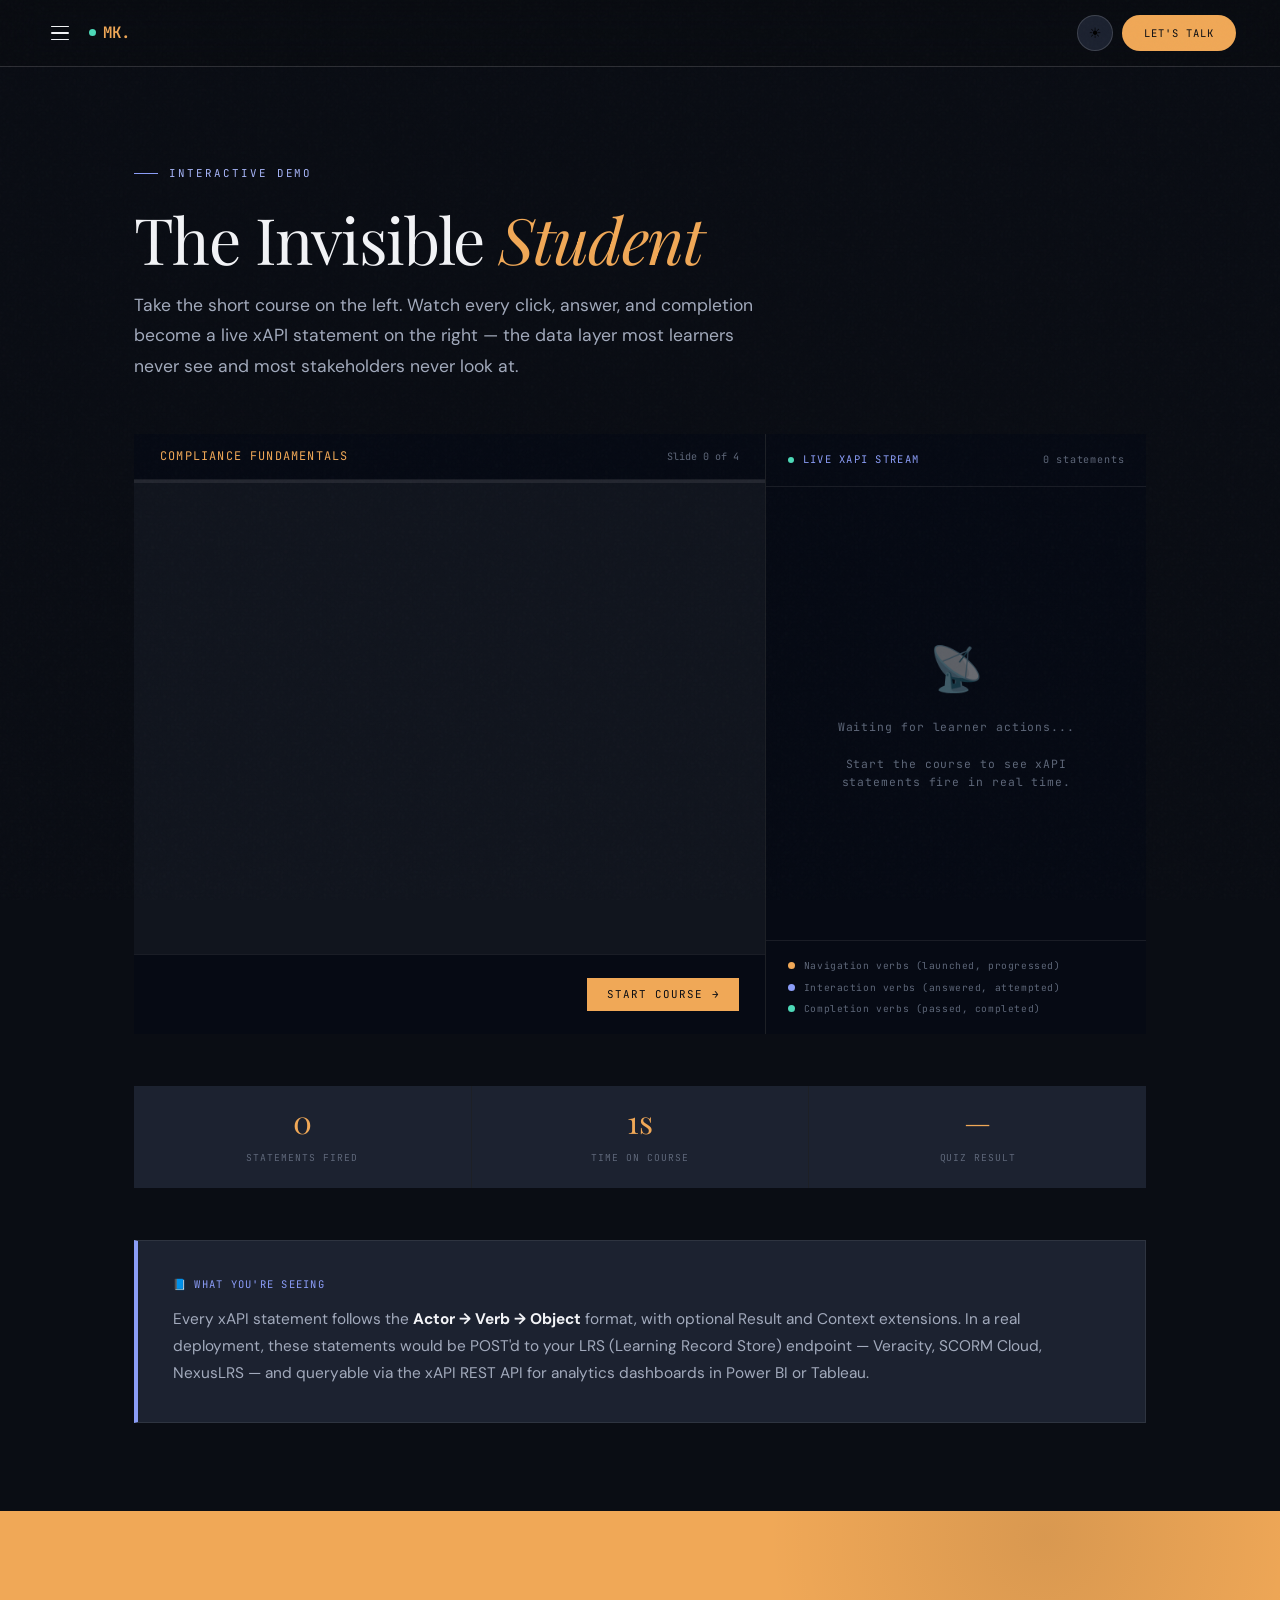
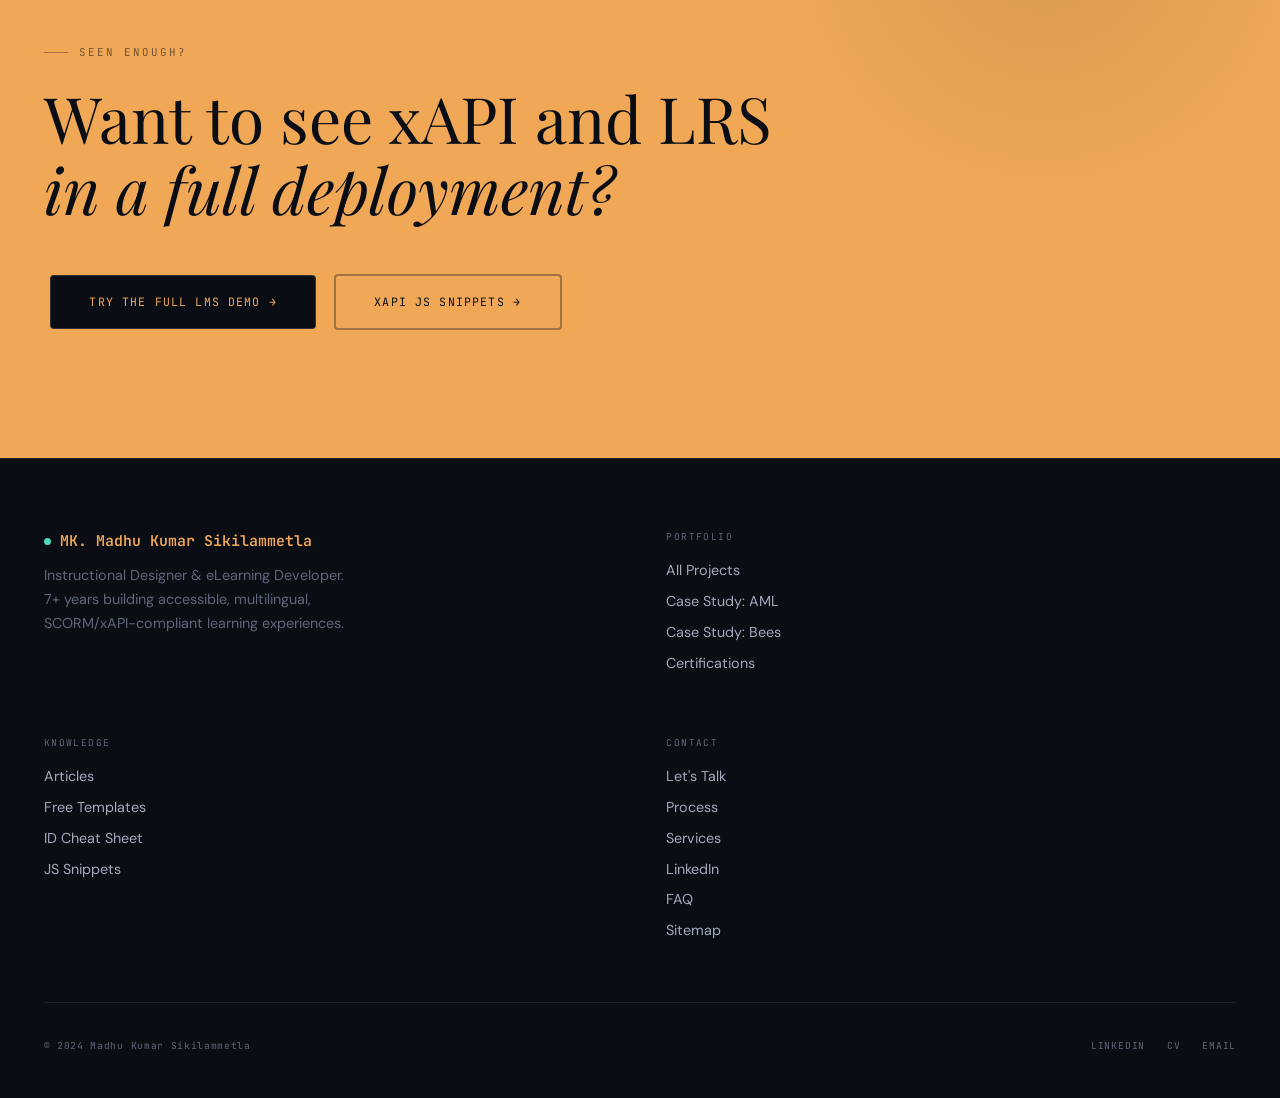
<file: demo-xapi.html>
<!DOCTYPE html>
<html lang="en" data-theme="dark">
<head>
<meta charset="UTF-8"><meta name="viewport" content="width=device-width,initial-scale=1">
<title>The Invisible Student — xAPI Demo | Madhu Kumar Sikilammetla</title>
<link rel="stylesheet" href="style.css">
<style>
.demo-wrap{max-width:1100px;margin:0 auto;padding:5rem var(--ph)}
.xapi-shell{display:grid;grid-template-columns:1fr 380px;gap:1px;background:var(--border);margin-top:3rem;min-height:600px}
.course-panel{background:var(--bg2);display:flex;flex-direction:column}
.course-topbar{background:#060a14;border-bottom:1px solid var(--border);padding:.75rem 1.5rem;display:flex;align-items:center;justify-content:space-between}
.course-brand{font-family:var(--mono);font-size:.68rem;letter-spacing:.1em;color:var(--gold);text-transform:uppercase}
.course-progress-bar{height:3px;background:var(--border);overflow:hidden}
.course-progress-fill{height:100%;background:var(--gold);transition:width .5s ease;width:0%}
.course-content{flex:1;padding:2.5rem;display:flex;flex-direction:column;gap:1.5rem}
.course-screen{display:none}.course-screen.on{display:flex;flex-direction:column;gap:1.25rem;animation:cfade .35s ease}
@keyframes cfade{from{opacity:0;transform:translateY(8px)}to{opacity:1;transform:translateY(0)}}
.cs-slide-num{font-family:var(--mono);font-size:.6rem;letter-spacing:.12em;text-transform:uppercase;color:var(--muted)}
.cs-title{font-family:var(--serif);font-size:1.5rem;font-weight:400;color:var(--text);line-height:1.25}
.cs-body{font-family:var(--sans);font-size:.88rem;line-height:1.7;color:var(--text2)}
.cs-img{width:100%;aspect-ratio:16/9;object-fit:cover;border:1px solid var(--border);background:var(--surface);display:flex;align-items:center;justify-content:center;font-size:2rem}
.cs-quiz-q{font-family:var(--sans);font-size:.95rem;font-weight:600;color:var(--text);margin-bottom:1rem}
.cs-opt{background:var(--surface);border:1px solid var(--border);padding:.85rem 1.1rem;margin-bottom:.5rem;cursor:pointer;display:flex;align-items:center;gap:.85rem;transition:all .2s;font-family:var(--sans);font-size:.85rem;color:var(--text);text-align:left;width:100%}
.cs-opt:hover{border-color:var(--border2);background:var(--surface2)}
.cs-opt.selected{border-color:var(--blue);background:rgba(91,156,246,.08)}
.cs-opt.correct{border-color:var(--teal);background:rgba(47,204,161,.08)}
.cs-opt.wrong{border-color:var(--red);background:rgba(240,107,107,.08)}
.cs-opt-key{font-family:var(--mono);font-size:.6rem;color:var(--blue);flex-shrink:0}
.cs-fb{padding:.85rem 1.1rem;font-family:var(--sans);font-size:.82rem;line-height:1.6;display:none}
.cs-fb.show{display:block}
.cs-fb.ok{background:rgba(47,204,161,.08);border:1px solid rgba(47,204,161,.2);color:var(--teal)}
.cs-fb.bad{background:rgba(240,107,107,.08);border:1px solid rgba(240,107,107,.2);color:var(--red)}
.course-nav{display:flex;justify-content:space-between;align-items:center;padding:1.25rem 1.5rem;border-top:1px solid var(--border);background:#060a14}
.course-nav-btn{font-family:var(--mono);font-size:.62rem;letter-spacing:.1em;text-transform:uppercase;padding:.55rem 1.1rem;border:none;cursor:pointer;transition:all .2s}
.btn-prev-c{background:transparent;color:var(--muted);border:1px solid var(--border)}.btn-prev-c:hover{color:var(--text);border-color:var(--border2)}
.btn-next-c{background:var(--gold);color:var(--bg)}.btn-next-c:hover{opacity:.88}
.btn-next-c:disabled{opacity:.4;cursor:not-allowed}
/* xAPI panel */
.xapi-panel{background:#060a14;display:flex;flex-direction:column}
.xapi-panel-top{padding:1rem 1.25rem;border-bottom:1px solid var(--border);display:flex;align-items:center;justify-content:space-between}
.xapi-panel-title{font-family:var(--mono);font-size:.6rem;letter-spacing:.12em;text-transform:uppercase;color:var(--blue);display:flex;align-items:center;gap:.5rem}
.live-dot{width:6px;height:6px;background:var(--teal);border-radius:50%;animation:dp 1.5s ease-in-out infinite}
.xapi-count{font-family:var(--mono);font-size:.58rem;letter-spacing:.08em;color:var(--muted)}
.xapi-stream{flex:1;overflow-y:auto;padding:1rem}
.xapi-stream::-webkit-scrollbar{width:3px}.xapi-stream::-webkit-scrollbar-thumb{background:var(--blue)}
.xapi-empty{display:flex;flex-direction:column;align-items:center;justify-content:center;height:100%;color:var(--muted);text-align:center;padding:2rem}
.xapi-empty-icon{font-size:2.5rem;margin-bottom:.75rem;opacity:.4}
.xapi-empty p{font-family:var(--mono);font-size:.65rem;letter-spacing:.08em;line-height:1.6}
.xapi-stmt{background:var(--surface);border:1px solid var(--border);padding:1rem 1.1rem;margin-bottom:.6rem;border-radius:2px;animation:stmt-in .3s ease}
@keyframes stmt-in{from{opacity:0;transform:translateX(10px)}to{opacity:1;transform:translateX(0)}}
.stmt-ts{font-family:var(--mono);font-size:.5rem;letter-spacing:.08em;color:var(--muted);margin-bottom:.4rem}
.stmt-actor{font-family:var(--mono);font-size:.6rem;color:var(--text2)}
.stmt-verb{font-family:var(--mono);font-size:.65rem;font-weight:500;color:var(--gold);margin:.2rem 0}
.stmt-object{font-family:var(--mono);font-size:.6rem;color:var(--blue);word-break:break-all}
.stmt-result{font-family:var(--mono);font-size:.56rem;color:var(--teal);margin-top:.35rem}
.stmt-json-btn{font-family:var(--mono);font-size:.5rem;letter-spacing:.08em;text-transform:uppercase;color:var(--muted);background:none;border:1px solid var(--border);padding:.15rem .45rem;cursor:pointer;margin-top:.5rem;transition:all .2s}
.stmt-json-btn:hover{color:var(--text);border-color:var(--border2)}
.stmt-json{display:none;background:var(--bg);border:1px solid var(--border);padding:.65rem;margin-top:.4rem;font-family:var(--mono);font-size:.55rem;color:var(--text2);white-space:pre-wrap;overflow-x:auto;line-height:1.6}
.stmt-json.open{display:block}
.xapi-panel-bottom{padding:1rem 1.25rem;border-top:1px solid var(--border)}
.xapi-legend{display:flex;flex-direction:column;gap:.35rem}
.legend-row{display:flex;align-items:center;gap:.5rem;font-family:var(--mono);font-size:.55rem;letter-spacing:.06em;color:var(--muted)}
.legend-dot{width:7px;height:7px;border-radius:50%;flex-shrink:0}
.stats-mini{display:grid;grid-template-columns:repeat(3,1fr);gap:1px;background:var(--border);margin-top:3rem}
.sm-item{background:var(--surface);padding:1.1rem;text-align:center}
.sm-val{font-family:var(--serif);font-size:1.8rem;font-weight:300;color:var(--gold);line-height:1;display:block;margin-bottom:.2rem}
.sm-lbl{font-family:var(--mono);font-size:.55rem;letter-spacing:.1em;text-transform:uppercase;color:var(--muted)}
@media(max-width:900px){.xapi-shell{grid-template-columns:1fr}.xapi-panel{min-height:300px}}
</style>
</head>
<body>
<div class="progress-bar"></div>
<button class="btt" aria-label="Back to top">↑</button>
<nav>
  <button class="nav-ham" aria-label="Open menu"><span></span><span></span><span></span></button>
  <a class="nav-logo" href="index.html"><span class="logo-pulse"></span>MK.</a>
  <div class="nav-spacer"></div>
  <ul class="nav-links">
    <li>
      <button>Work <span class="nav-chevron">▾</span></button>
      <div class="nav-dd">
        <a href="work.html"><span class="dd-icon">🗂️</span>All Projects</a>
        <a href="case-study-aml.html"><span class="dd-icon">📋</span>Case Study: AML</a>
        <a href="case-study-bees.html"><span class="dd-icon">🐝</span>Case Study: Bees</a>
      </div>
    </li>
    <li>
      <button>About <span class="nav-chevron">▾</span></button>
      <div class="nav-dd">
        <a href="about.html"><span class="dd-icon">👤</span>About Me</a>
        <a href="buzz.html"><span class="dd-icon">💬</span>Buzz &amp; Testimonials</a>
        <a href="certifications.html"><span class="dd-icon">🎓</span>Certifications</a>
      </div>
    </li>
    <li><a href="process.html">Process</a></li>
    <li><a href="services.html">Services</a></li>
    <li>
      <button>Knowledge <span class="nav-chevron">▾</span></button>
      <div class="nav-dd">
        <a href="articles.html"><span class="dd-icon">✍️</span>Articles</a>
        <a href="id-frameworks.html"><span class="dd-icon">🧭</span>ID Cheat Sheet</a>
        <a href="resources.html"><span class="dd-icon">📦</span>Free Resources</a>
        <a href="glossary.html"><span class="dd-icon">📖</span>Glossary</a>
        <a href="sitemap.html"><span class="dd-icon">🗺️</span>Sitemap</a>
      </div>
    </li>
    <li>
      <button>Tools <span class="nav-chevron">▾</span></button>
      <div class="nav-mega">
        <div class="nav-mega-col">
          <span class="nav-mega-title">AI &amp; Demos</span>
          <a href="ai-analyzer.html"><span class="dd-icon">🤖</span>AI Course Analyzer<span class="dd-new">New</span></a>
          <a href="lms-demo.html"><span class="dd-icon">🎓</span>LMS Demo</a>
          <a href="demo-xapi.html"><span class="dd-icon">📡</span>xAPI Demo</a>
          <a href="demo-storyboard.html"><span class="dd-icon">🗂️</span>Storyboard Gen</a>
          <a href="demo-template.html"><span class="dd-icon">🔧</span>Patterns</a>
        </div>
        <div class="nav-mega-col">
          <span class="nav-mega-title">Reference Tools</span>
          <a href="sl-snippets.html"><span class="dd-icon">⚡</span>JS Snippets</a>
          <a href="accessibility-guide.html"><span class="dd-icon">♿</span>A11y Guide</a>
          <a href="effort-estimator.html"><span class="dd-icon">📊</span>Effort Estimator</a>
          <a href="spot-the-bug.html"><span class="dd-icon">🐛</span>Spot the Bug</a>
          <a href="id-model-selector.html"><span class="dd-icon">🧭</span>ID Selector</a>
        </div>
      </div>
    </li>
  </ul>
  <button class="theme-toggle" onclick="toggleTheme()" aria-label="Toggle theme">☀️</button>
  <a href="contact.html" class="nav-cta">Let's Talk</a>
</nav>
<div class="mobile-menu">
  <span class="mob-section-title">Portfolio</span>
  <a href="index.html"><span class="dd-icon">🏠</span>Home</a>
  <a href="work.html"><span class="dd-icon">🗂️</span>All Projects</a>
  <a href="case-study-aml.html"><span class="dd-icon">📋</span>Case Study: AML</a>
  <a href="case-study-bees.html"><span class="dd-icon">🐝</span>Case Study: Bees</a>
  <span class="mob-section-title">About</span>
  <a href="about.html"><span class="dd-icon">👤</span>About Me</a>
  <a href="buzz.html"><span class="dd-icon">💬</span>Buzz &amp; Testimonials</a>
  <a href="certifications.html"><span class="dd-icon">🎓</span>Certifications</a>
  <span class="mob-section-title">Services</span>
  <a href="process.html"><span class="dd-icon">⚙️</span>Process</a>
  <a href="services.html"><span class="dd-icon">📋</span>Services</a>
  <span class="mob-section-title">Knowledge</span>
  <a href="articles.html"><span class="dd-icon">✍️</span>Articles</a>
  <a href="id-frameworks.html"><span class="dd-icon">🧭</span>ID Cheat Sheet</a>
  <a href="resources.html"><span class="dd-icon">📦</span>Free Resources</a>
  <a href="glossary.html"><span class="dd-icon">📖</span>Glossary</a>
  <span class="mob-section-title">Tools &amp; Demos</span>
  <a href="ai-analyzer.html"><span class="dd-icon">🤖</span>AI Course Analyzer</a>
  <a href="sl-snippets.html"><span class="dd-icon">⚡</span>JS Snippets</a>
  <a href="lms-demo.html"><span class="dd-icon">🎓</span>LMS Demo</a>
  <a href="accessibility-guide.html"><span class="dd-icon">♿</span>A11y Guide</a>
  <a href="effort-estimator.html"><span class="dd-icon">📊</span>Effort Estimator</a>
  <a href="spot-the-bug.html"><span class="dd-icon">🐛</span>Spot the Bug</a>
  <a href="demo-xapi.html"><span class="dd-icon">📡</span>xAPI Demo</a>
  <a href="demo-storyboard.html"><span class="dd-icon">🗂️</span>Storyboard Gen</a>
  <a href="id-model-selector.html"><span class="dd-icon">🧭</span>ID Selector</a>
  <a href="demo-template.html"><span class="dd-icon">🔧</span>Patterns</a>
  <span class="mob-section-title">Contact</span>
  <a href="faq.html"><span class="dd-icon">❓</span>FAQ</a>
  <a href="sitemap.html"><span class="dd-icon">🗺️</span>Sitemap</a>
  <a href="contact.html"><span class="dd-icon">✉️</span>Let's Talk</a>
</div>

<div class="demo-wrap">
  <div class="eyebrow reveal">Interactive Demo</div>
  <h1 class="display reveal d1">The Invisible <em>Student</em></h1>
  <p style="font-family:var(--sans);font-size:1rem;color:var(--text2);max-width:620px;margin-top:.85rem;line-height:1.75" class="reveal d2">Take the short course on the left. Watch every click, answer, and completion become a live xAPI statement on the right — the data layer most learners never see and most stakeholders never look at.</p>

  <div class="xapi-shell reveal">
    <div class="course-panel">
      <div class="course-topbar">
        <span class="course-brand">Compliance Fundamentals</span>
        <span style="font-family:var(--mono);font-size:.58rem;color:var(--muted)" id="slide-counter">Slide 0 of 4</span>
      </div>
      <div class="course-progress-bar"><div class="course-progress-fill" id="c-prog"></div></div>
      <div class="course-content">
        <!-- Screen 1: Content -->
        <div class="course-screen" id="cs-1">
          <div class="cs-slide-num">Slide 1 of 5 — Concept</div>
          <div class="cs-title">What is Compliance Training?</div>
          <div class="cs-body">Compliance training ensures employees understand and follow legal, regulatory, and company policies. Unlike skills training, compliance training is often mandatory and tracked for audit purposes.<br><br>The three pillars of compliance training are: <strong style="color:var(--text)">Awareness</strong> (knowing the rules), <strong style="color:var(--text)">Understanding</strong> (knowing why), and <strong style="color:var(--text)">Application</strong> (doing the right thing in practice).</div>
        </div>

        <!-- Screen 2: Content -->
        <div class="course-screen" id="cs-2">
          <div class="cs-slide-num">Slide 2 of 5 — Concept</div>
          <div class="cs-title">Why Compliance Training Fails</div>
          <div class="cs-body">Most compliance courses fail for the same reasons: they test recall, not application. Learners click through slides, pass a multiple-choice quiz about definitions, and forget everything within 48 hours.<br><br>Effective compliance training uses scenarios and branching decisions — placing learners inside realistic situations where they must apply the policy, not recite it.</div>
        </div>

        <!-- Screen 3: Quiz -->
        <div class="course-screen" id="cs-3">
          <div class="cs-slide-num">Slide 3 of 5 — Knowledge Check</div>
          <div class="cs-quiz-q">A colleague asks you to approve a purchase that slightly exceeds your authority limit, saying it's urgent and the manager is unavailable. What should you do?</div>
          <button class="cs-opt" onclick="answerQ(0)" id="opt-0"><span class="cs-opt-key">A</span>Approve it — the urgency justifies the exception</button>
          <button class="cs-opt" onclick="answerQ(1)" id="opt-1"><span class="cs-opt-key">B</span>Escalate to find someone with appropriate authority, even if it takes time</button>
          <button class="cs-opt" onclick="answerQ(2)" id="opt-2"><span class="cs-opt-key">C</span>Approve it and document that the manager was unavailable</button>
          <div class="cs-fb" id="cs-fb"></div>
        </div>

        <!-- Screen 4: Completion -->
        <div class="course-screen" id="cs-4">
          <div class="cs-slide-num">Slide 4 of 5 — Completion</div>
          <div class="cs-title" id="cs-result-title">Module Complete</div>
          <div class="cs-body" id="cs-result-body">You have completed Compliance Fundamentals. Your responses have been recorded and sent to the LRS as xAPI statements. Review the statement log on the right to see exactly what was tracked.</div>
          <div style="background:var(--surface);border:1px solid var(--border);padding:1.25rem;margin-top:.5rem">
            <div style="font-family:var(--mono);font-size:.6rem;letter-spacing:.1em;text-transform:uppercase;color:var(--blue);margin-bottom:.6rem">Your Session Summary</div>
            <div id="cs-summary" style="font-family:var(--sans);font-size:.85rem;color:var(--text2);line-height:1.7"></div>
          </div>
        </div>

      </div>
      <div class="course-nav">
        <button class="course-nav-btn btn-prev-c" id="btn-prev" onclick="prevSlide()" style="visibility:hidden">← Back</button>
        <button class="course-nav-btn btn-next-c" id="btn-next" onclick="nextSlide()">Start Course →</button>
      </div>
    </div>

    <!-- xAPI PANEL -->
    <div class="xapi-panel">
      <div class="xapi-panel-top">
        <div class="xapi-panel-title"><span class="live-dot"></span>Live xAPI Stream</div>
        <span class="xapi-count" id="stmt-count">0 statements</span>
      </div>
      <div class="xapi-stream" id="xapi-stream">
        <div class="xapi-empty" id="xapi-empty">
          <div class="xapi-empty-icon">📡</div>
          <p>Waiting for learner actions...<br><br>Start the course to see xAPI statements fire in real time.</p>
        </div>
      </div>
      <div class="xapi-panel-bottom">
        <div class="xapi-legend">
          <div class="legend-row"><div class="legend-dot" style="background:var(--gold)"></div>Navigation verbs (launched, progressed)</div>
          <div class="legend-row"><div class="legend-dot" style="background:var(--blue)"></div>Interaction verbs (answered, attempted)</div>
          <div class="legend-row"><div class="legend-dot" style="background:var(--teal)"></div>Completion verbs (passed, completed)</div>
        </div>
      </div>
    </div>
  </div><!-- /xapi-shell -->

  <div class="stats-mini reveal">
    <div class="sm-item"><span class="sm-val" id="st-stmts">0</span><span class="sm-lbl">Statements fired</span></div>
    <div class="sm-item"><span class="sm-val" id="st-time">0s</span><span class="sm-lbl">Time on course</span></div>
    <div class="sm-item"><span class="sm-val" id="st-score">—</span><span class="sm-lbl">Quiz result</span></div>
  </div>

  <div style="margin-top:3rem;background:var(--surface);border:1px solid var(--border);padding:2rem;border-left:4px solid var(--blue)" class="reveal">
    <div style="font-family:var(--mono);font-size:.6rem;letter-spacing:.12em;text-transform:uppercase;color:var(--blue);margin-bottom:.75rem">📘 What You're Seeing</div>
    <div style="font-family:var(--sans);font-size:.88rem;color:var(--text2);line-height:1.75">Every xAPI statement follows the <strong style="color:var(--text)">Actor → Verb → Object</strong> format, with optional Result and Context extensions. In a real deployment, these statements would be POST'd to your LRS (Learning Record Store) endpoint — Veracity, SCORM Cloud, NexusLRS — and queryable via the xAPI REST API for analytics dashboards in Power BI or Tableau.</div>
  </div>
</div>

<div class="cta-band">
  <div class="eyebrow">Seen enough?</div>
  <div class="cta-band-title">Want to see xAPI and LRS<br><em>in a full deployment?</em></div>
  <a href="lms-demo.html" class="btn-dark">Try the Full LMS Demo →</a>
  <a href="sl-snippets.html" class="btn-dark outline">xAPI JS Snippets →</a>
</div>
<footer>
  <div class="footer-grid">
    <div><div class="footer-brand"><span class="logo-pulse"></span>MK. Madhu Kumar Sikilammetla</div><div class="footer-desc">Instructional Designer &amp; eLearning Developer. 7+ years building accessible, multilingual, SCORM/xAPI-compliant learning experiences.</div></div>
    <div class="footer-col"><div class="footer-col-title">Portfolio</div><a href="work.html">All Projects</a><a href="case-study-aml.html">Case Study: AML</a><a href="case-study-bees.html">Case Study: Bees</a><a href="certifications.html">Certifications</a></div>
    <div class="footer-col"><div class="footer-col-title">Knowledge</div><a href="articles.html">Articles</a><a href="resources.html">Free Templates</a><a href="id-frameworks.html">ID Cheat Sheet</a><a href="sl-snippets.html">JS Snippets</a></div>
    <div class="footer-col"><div class="footer-col-title">Contact</div><a href="contact.html">Let's Talk</a><a href="process.html">Process</a><a href="services.html">Services</a><a href="https://www.linkedin.com/in/madhu-kumar-sikilammetla-22694598" target="_blank">LinkedIn</a><a href="faq.html">FAQ</a><a href="sitemap.html">Sitemap</a></div>
  </div>
  <div class="footer-bottom"><div class="footer-copy">© 2024 Madhu Kumar Sikilammetla</div><div class="footer-social"><a href="https://www.linkedin.com/in/madhu-kumar-sikilammetla-22694598" target="_blank">LinkedIn</a><a href="https://drive.google.com/file/d/1wsBtUEBdSjdLwK7CxFID6ttaW6afTxf6/view" target="_blank">CV</a><a href="mailto:madhukumar5290@gmail.com">Email</a></div></div>
</footer>
<script src="main.js"></script>
<script>
const statements=[];let currentSlide=0;const totalSlides=5;let startTime=Date.now();let timerInterval;let quizAnswered=false;let quizCorrect=false;let selectedAnswer=-1;

timerInterval=setInterval(()=>{
  const secs=Math.floor((Date.now()-startTime)/1000);
  document.getElementById('st-time').textContent=secs<60?secs+'s':Math.floor(secs/60)+'m '+secs%60+'s';
},1000);

function fireXAPI(verb,obj,verbColor,result){
  const ts=new Date();
  const stmt={
    timestamp:ts.toLocaleTimeString(),
    actor:{name:'Guest Learner',mbox:'mailto:learner@example.com'},
    verb:{id:'http://adlnet.gov/expapi/verbs/'+verb.toLowerCase(),display:verb},
    object:{id:'https://madhukumar.dev/courses/compliance/'+obj.toLowerCase().replace(/\s+/g,'-'),name:obj},
    result:result||null,
    context:{platform:'Portfolio Demo',language:'en-US'},
    verbColor:verbColor||'gold'
  };
  statements.push(stmt);
  renderStatement(stmt);
  document.getElementById('stmt-count').textContent=statements.length+' statement'+(statements.length!==1?'s':'');
  document.getElementById('st-stmts').textContent=statements.length;
  document.getElementById('xapi-empty').style.display='none';
}

function renderStatement(s){
  const stream=document.getElementById('xapi-stream');
  const el=document.createElement('div');
  el.className='xapi-stmt';
  const resultHtml=s.result?`<div class="stmt-result">${Object.entries(s.result).map(([k,v])=>`${k}: ${JSON.stringify(v)}`).join(' · ')}</div>`:'';
  const jsonStr=JSON.stringify({actor:s.actor,verb:{id:s.verb.id,display:{'en-US':s.verb.display}},object:{id:s.object.id,definition:{name:{'en-US':s.object.name}}},result:s.result||undefined,timestamp:new Date().toISOString()},null,2);
  el.innerHTML=`<div class="stmt-ts">${s.timestamp}</div>
    <div class="stmt-actor">👤 ${s.actor.name}</div>
    <div class="stmt-verb" style="color:var(--${s.verbColor})">${s.verb.display}</div>
    <div class="stmt-object">📗 ${s.object.name}</div>
    ${resultHtml}
    <button class="stmt-json-btn" onclick="this.nextElementSibling.classList.toggle('open');this.textContent=this.nextElementSibling.classList.contains('open')?'▲ Hide JSON':'▼ View JSON'">▼ View JSON</button>
    <div class="stmt-json">${jsonStr.replace(/</g,'&lt;')}</div>`;
  stream.insertBefore(el,stream.firstChild);
}

function updateUI(){
  const pct=(currentSlide/totalSlides)*100;
  document.getElementById('c-prog').style.width=pct+'%';
  document.getElementById('slide-counter').textContent='Slide '+(currentSlide===0?'0':currentSlide)+' of '+(totalSlides-1);
  document.getElementById('btn-prev').style.visibility=currentSlide>0?'visible':'hidden';
  const nextBtn=document.getElementById('btn-next');
  if(currentSlide===0)nextBtn.textContent='Start Course →';
  else if(currentSlide===totalSlides-1)nextBtn.style.display='none';
  else nextBtn.textContent='Next →';
  if(currentSlide===3)nextBtn.disabled=true;
}

function showSlide(n){
  document.querySelectorAll('.course-screen').forEach(s=>s.classList.remove('on'));
  document.getElementById('cs-'+n).classList.add('on');
}

function nextSlide(){
  if(currentSlide===0){
    fireXAPI('launched','Compliance Fundamentals','gold');
    currentSlide=1;showSlide(1);updateUI();
    fireXAPI('progressed','Slide 1: What is Compliance Training?','gold');
  } else if(currentSlide<totalSlides-1){
    currentSlide++;showSlide(currentSlide);updateUI();
    if(currentSlide===2)fireXAPI('progressed','Slide 2: Why Compliance Training Fails','gold');
    if(currentSlide===3)fireXAPI('attempted','Knowledge Check: Approval Scenario','blue');
    if(currentSlide===4){
      const score=quizCorrect?100:0;
      fireXAPI(quizCorrect?'passed':'failed','Knowledge Check: Approval Scenario','teal',{score:{raw:score,min:0,max:100,scaled:score/100},success:quizCorrect,completion:true});
      fireXAPI('completed','Compliance Fundamentals','teal',{completion:true,duration:'PT'+Math.floor((Date.now()-startTime)/1000)+'S'});
      clearInterval(timerInterval);
      document.getElementById('st-score').textContent=quizCorrect?'Pass ✓':'Fail ✗';
      document.getElementById('cs-result-title').textContent=quizCorrect?'🎉 Module Complete — Passed!':'Module Complete — Review Recommended';
      document.getElementById('cs-result-body').textContent=quizCorrect?'Excellent. You correctly identified that compliance authority limits must be respected even under time pressure — one of the most common real-world scenarios that leads to violations.':'You selected an option that bypasses the compliance authority limit. In practice, this leads to audit failures. Review the module content and discuss with your manager.';
      document.getElementById('cs-summary').innerHTML='Statements sent: <strong style="color:var(--gold)">'+statements.length+'</strong><br>Time on module: <strong style="color:var(--gold)">'+document.getElementById('st-time').textContent+'</strong><br>Quiz result: <strong style="color:'+(quizCorrect?'var(--teal)':'var(--red)')+'">'+( quizCorrect?'Correct answer selected':'Incorrect answer selected')+'</strong>';
    }
  }
}

function prevSlide(){
  if(currentSlide>1){currentSlide--;showSlide(currentSlide);updateUI();}
}

function answerQ(idx){
  if(quizAnswered)return;
  quizAnswered=true;selectedAnswer=idx;
  const correctIdx=1;
  quizCorrect=(idx===correctIdx);
  const opts=document.querySelectorAll('.cs-opt');
  opts.forEach(o=>o.disabled=true);
  opts[idx].classList.add(quizCorrect?'correct':'wrong');
  if(!quizCorrect)opts[correctIdx].classList.add('correct');
  const fb=document.getElementById('cs-fb');
  fb.className='cs-fb show '+(quizCorrect?'ok':'bad');
  fb.textContent=quizCorrect?'✓ Correct. Compliance authority limits exist precisely to prevent well-intentioned exceptions that create audit trails. The process exists for a reason — even when it\'s inconvenient.':'✗ Incorrect. Approving a purchase that exceeds your authority limit — even with documentation — is a compliance violation. The correct action is to find someone with appropriate authority, regardless of urgency.';
  fireXAPI(quizCorrect?'answered':'answered','Knowledge Check Q1: Approval Scenario','blue',{response:String.fromCharCode(65+idx),success:quizCorrect,score:{raw:quizCorrect?100:0,min:0,max:100}});
  document.getElementById('btn-next').disabled=false;
  document.getElementById('btn-next').textContent='See Result →';
}
updateUI();
</script>
</body>
</html>
</file>
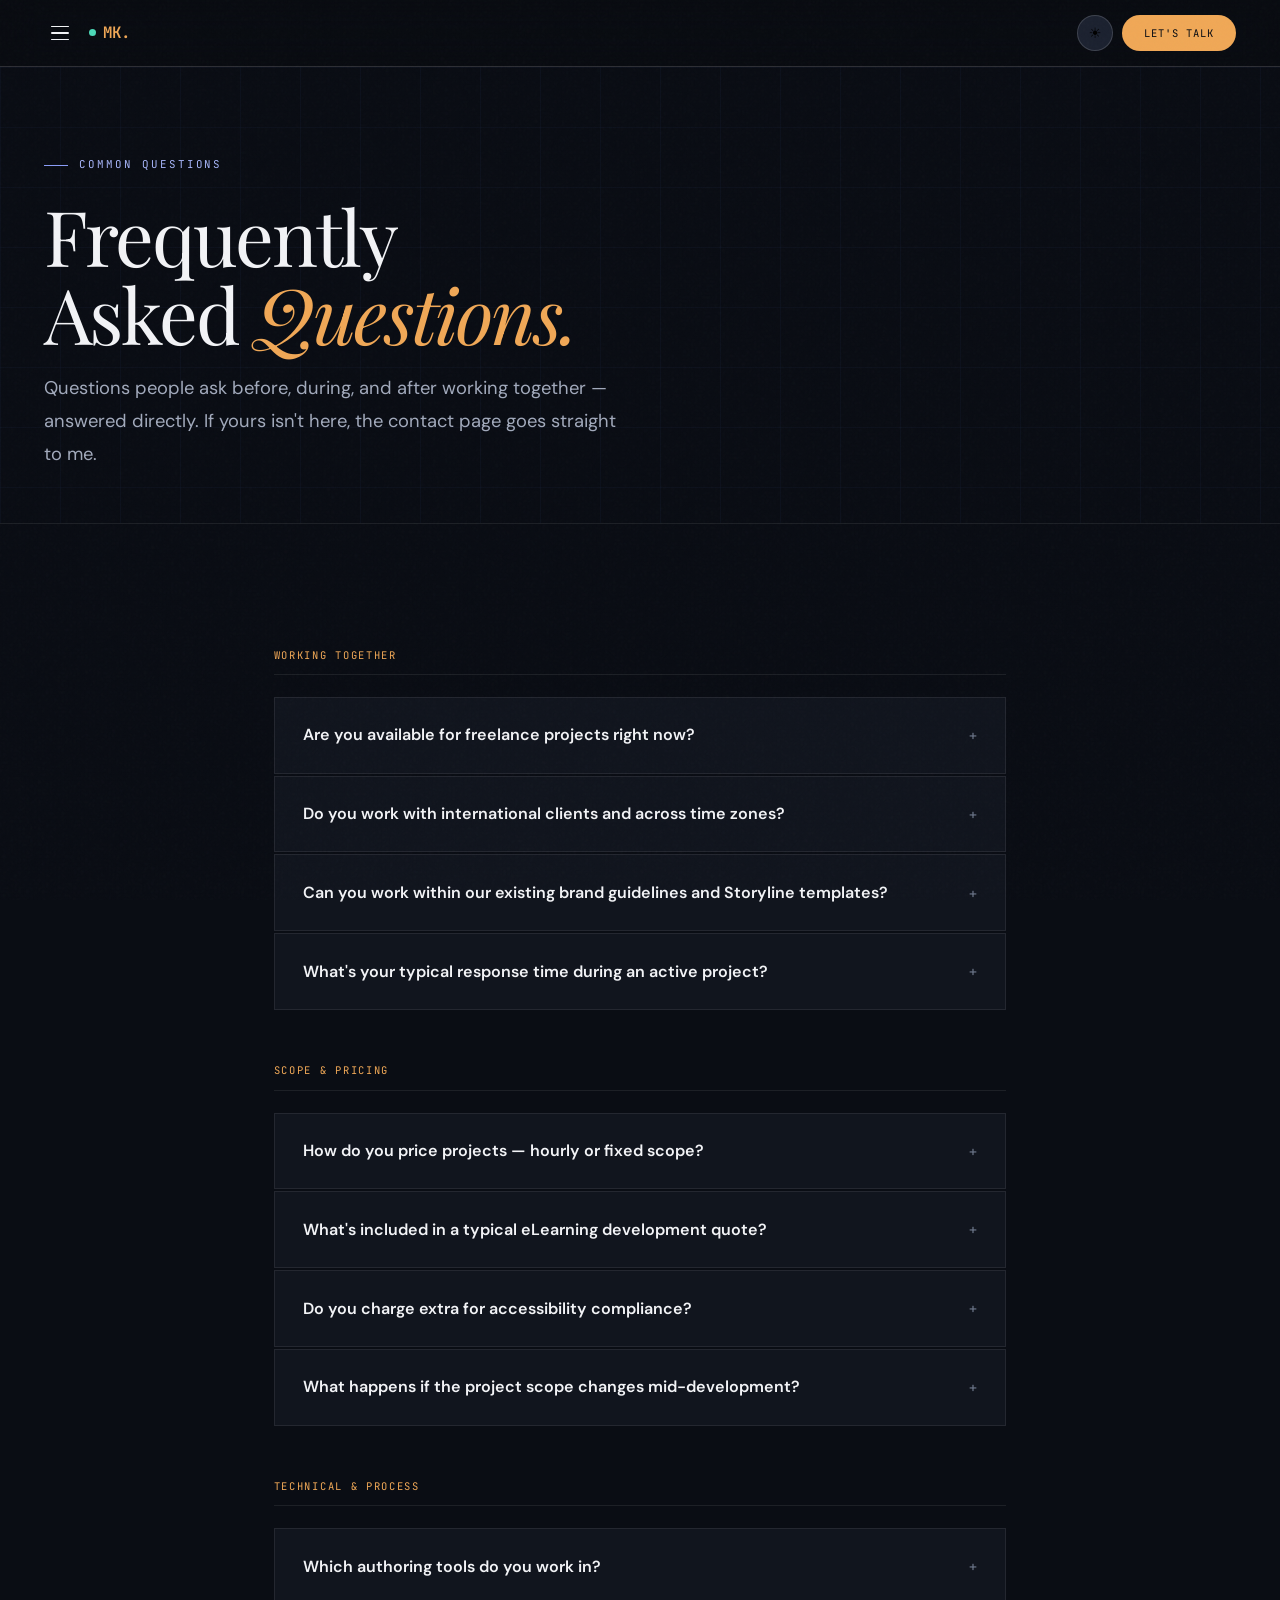
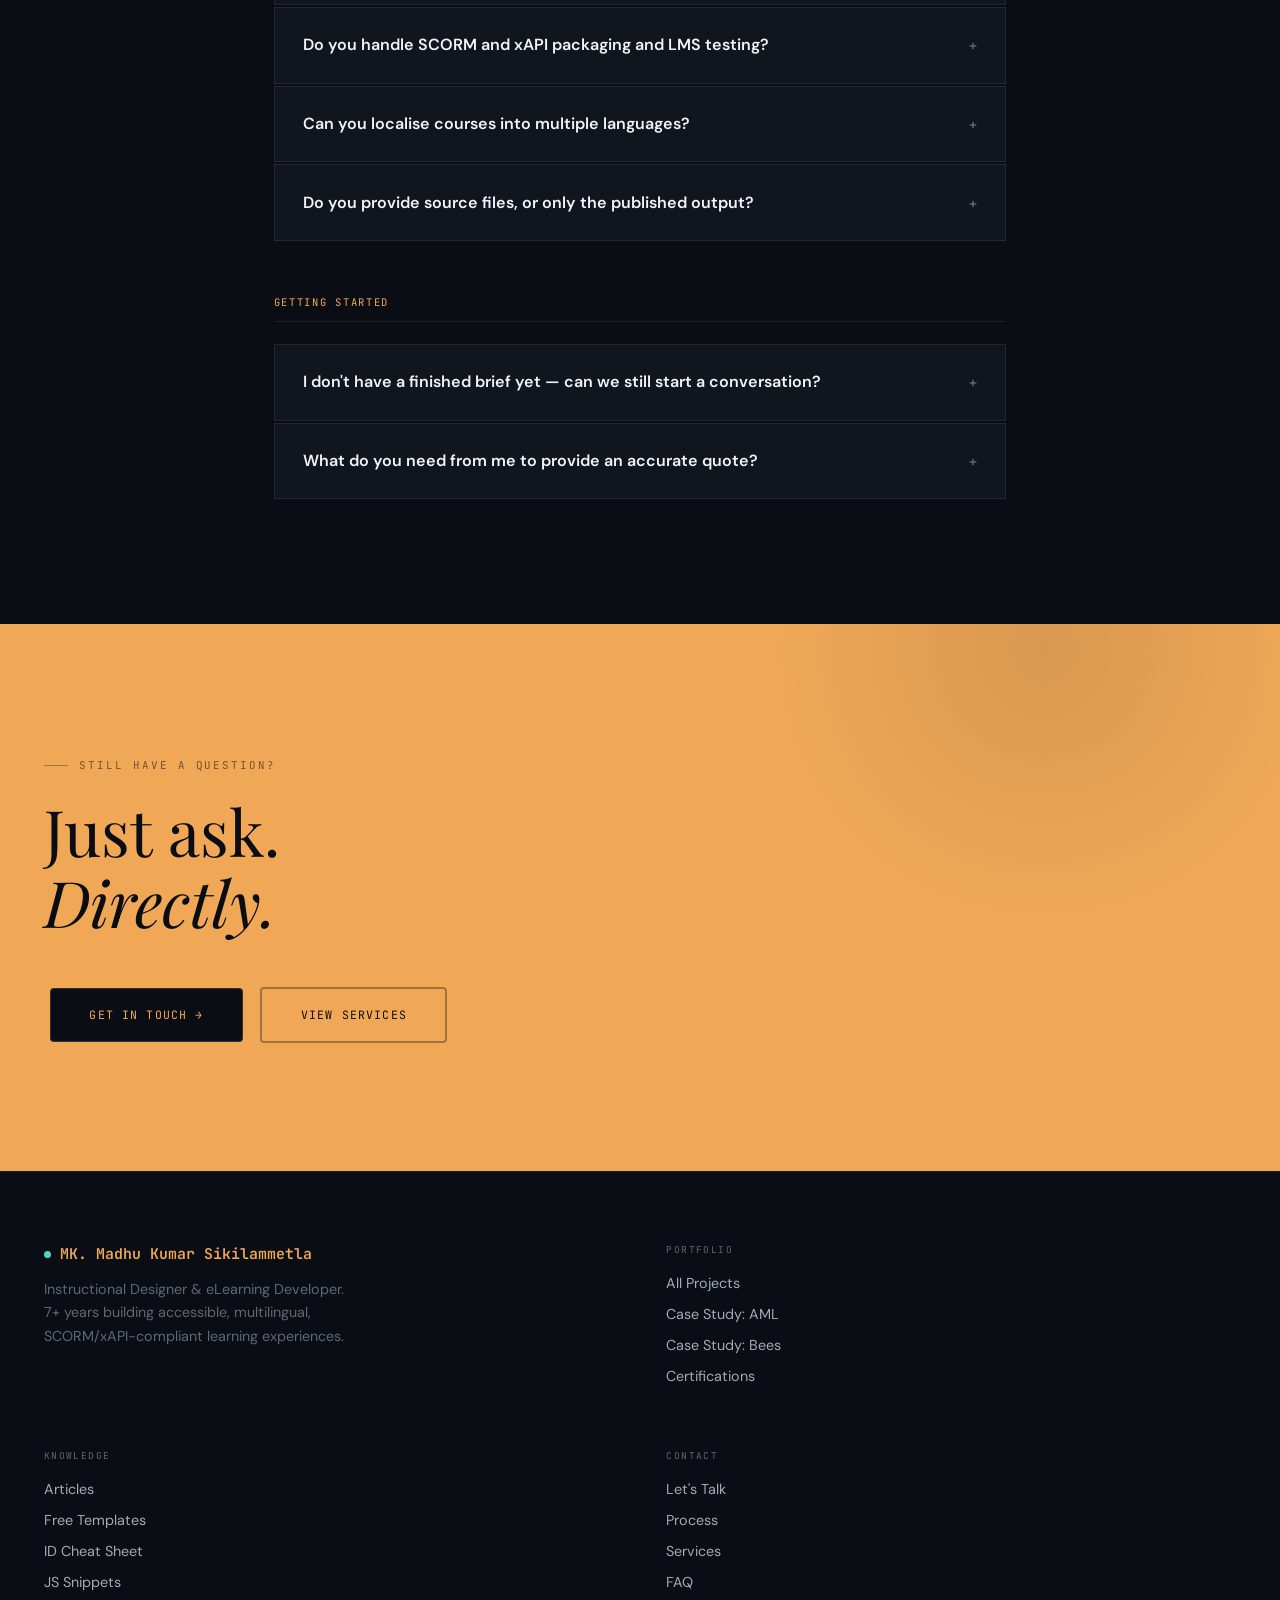
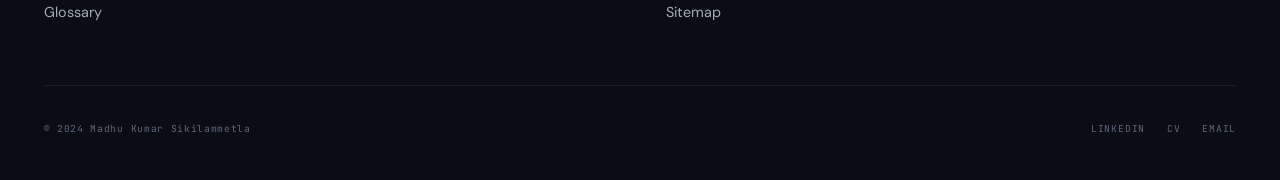
<file: faq.html>
<!DOCTYPE html>
<html lang="en" data-theme="dark">
<head>
<meta charset="UTF-8"><meta name="viewport" content="width=device-width,initial-scale=1">
<title>FAQ | Madhu Kumar Sikilammetla</title>
<link rel="stylesheet" href="style.css">
<style>
.faq-wrap{max-width:820px;margin:0 auto;padding:0 var(--ph)}
.faq-cat-title{font-family:var(--mono);font-size:.6rem;letter-spacing:.16em;text-transform:uppercase;color:var(--gold);margin:3rem 0 1.25rem;padding-bottom:.6rem;border-bottom:1px solid var(--border)}
.faq-cat-title:first-child{margin-top:0}
.faq-item{background:var(--bg2);border:1px solid var(--border);margin-bottom:2px}
.faq-q{padding:1.4rem 1.6rem;font-family:var(--sans);font-size:.92rem;font-weight:600;color:var(--text);display:flex;justify-content:space-between;align-items:center;cursor:pointer;transition:background .2s;gap:1rem}
.faq-q:hover{background:var(--bg3)}
.faq-icon{color:var(--muted);font-size:.8rem;transition:transform .3s;flex-shrink:0}
.faq-item.open .faq-icon{transform:rotate(45deg)}
.faq-a{font-family:var(--sans);font-size:.88rem;line-height:1.8;color:var(--text2);padding:0 1.6rem;max-height:0;overflow:hidden;transition:max-height .4s,padding .4s}
.faq-item.open .faq-a{max-height:500px;padding:0 1.6rem 1.5rem}
.faq-a strong{color:var(--text)}
@media(max-width:600px){.faq-q{padding:1.1rem 1.25rem;font-size:.85rem}.faq-a{padding:0 1.25rem}.faq-item.open .faq-a{padding:0 1.25rem 1.25rem}.faq-cat-title{margin:2.25rem 0 1rem}}
</style>
</head>
<body>
<div class="progress-bar"></div>
<button class="btt" aria-label="Back to top">↑</button>
<nav>
  <button class="nav-ham" aria-label="Open menu"><span></span><span></span><span></span></button>
  <a class="nav-logo" href="index.html"><span class="logo-pulse"></span>MK.</a>
  <div class="nav-spacer"></div>
  <ul class="nav-links">
    <li>
      <button>Work <span class="nav-chevron">▾</span></button>
      <div class="nav-dd">
        <a href="work.html"><span class="dd-icon">🗂️</span>All Projects</a>
        <a href="case-study-aml.html"><span class="dd-icon">📋</span>Case Study: AML</a>
        <a href="case-study-bees.html"><span class="dd-icon">🐝</span>Case Study: Bees</a>
      </div>
    </li>
    <li>
      <button>About <span class="nav-chevron">▾</span></button>
      <div class="nav-dd">
        <a href="about.html"><span class="dd-icon">👤</span>About Me</a>
        <a href="buzz.html"><span class="dd-icon">💬</span>Buzz &amp; Testimonials</a>
        <a href="certifications.html"><span class="dd-icon">🎓</span>Certifications</a>
      </div>
    </li>
    <li><a href="process.html">Process</a></li>
    <li><a href="services.html">Services</a></li>
    <li>
      <button>Knowledge <span class="nav-chevron">▾</span></button>
      <div class="nav-dd">
        <a href="articles.html"><span class="dd-icon">✍️</span>Articles</a>
        <a href="id-frameworks.html"><span class="dd-icon">🧭</span>ID Cheat Sheet</a>
        <a href="resources.html"><span class="dd-icon">📦</span>Free Resources</a>
        <a href="glossary.html"><span class="dd-icon">📖</span>Glossary</a>
        <a href="sitemap.html"><span class="dd-icon">🗺️</span>Sitemap</a>
      </div>
    </li>
    <li>
      <button>Tools <span class="nav-chevron">▾</span></button>
      <div class="nav-mega">
        <div class="nav-mega-col">
          <span class="nav-mega-title">AI &amp; Demos</span>
          <a href="ai-analyzer.html"><span class="dd-icon">🤖</span>AI Course Analyzer<span class="dd-new">New</span></a>
          <a href="lms-demo.html"><span class="dd-icon">🎓</span>LMS Demo</a>
          <a href="demo-xapi.html"><span class="dd-icon">📡</span>xAPI Demo</a>
          <a href="demo-storyboard.html"><span class="dd-icon">🗂️</span>Storyboard Gen</a>
          <a href="demo-template.html"><span class="dd-icon">🔧</span>Patterns</a>
        </div>
        <div class="nav-mega-col">
          <span class="nav-mega-title">Reference Tools</span>
          <a href="sl-snippets.html"><span class="dd-icon">⚡</span>JS Snippets</a>
          <a href="accessibility-guide.html"><span class="dd-icon">♿</span>A11y Guide</a>
          <a href="effort-estimator.html"><span class="dd-icon">📊</span>Effort Estimator</a>
          <a href="spot-the-bug.html"><span class="dd-icon">🐛</span>Spot the Bug</a>
          <a href="id-model-selector.html"><span class="dd-icon">🧭</span>ID Selector</a>
        </div>
      </div>
    </li>
  </ul>
  <button class="theme-toggle" onclick="toggleTheme()" aria-label="Toggle theme">☀️</button>
  <a href="contact.html" class="nav-cta">Let's Talk</a>
</nav>
<div class="mobile-menu">
  <span class="mob-section-title">Portfolio</span>
  <a href="index.html"><span class="dd-icon">🏠</span>Home</a>
  <a href="work.html"><span class="dd-icon">🗂️</span>All Projects</a>
  <a href="case-study-aml.html"><span class="dd-icon">📋</span>Case Study: AML</a>
  <a href="case-study-bees.html"><span class="dd-icon">🐝</span>Case Study: Bees</a>
  <span class="mob-section-title">About</span>
  <a href="about.html"><span class="dd-icon">👤</span>About Me</a>
  <a href="buzz.html"><span class="dd-icon">💬</span>Buzz &amp; Testimonials</a>
  <a href="certifications.html"><span class="dd-icon">🎓</span>Certifications</a>
  <span class="mob-section-title">Services</span>
  <a href="process.html"><span class="dd-icon">⚙️</span>Process</a>
  <a href="services.html"><span class="dd-icon">📋</span>Services</a>
  <span class="mob-section-title">Knowledge</span>
  <a href="articles.html"><span class="dd-icon">✍️</span>Articles</a>
  <a href="id-frameworks.html"><span class="dd-icon">🧭</span>ID Cheat Sheet</a>
  <a href="resources.html"><span class="dd-icon">📦</span>Free Resources</a>
  <a href="glossary.html"><span class="dd-icon">📖</span>Glossary</a>
  <span class="mob-section-title">Tools &amp; Demos</span>
  <a href="ai-analyzer.html"><span class="dd-icon">🤖</span>AI Course Analyzer</a>
  <a href="sl-snippets.html"><span class="dd-icon">⚡</span>JS Snippets</a>
  <a href="lms-demo.html"><span class="dd-icon">🎓</span>LMS Demo</a>
  <a href="accessibility-guide.html"><span class="dd-icon">♿</span>A11y Guide</a>
  <a href="effort-estimator.html"><span class="dd-icon">📊</span>Effort Estimator</a>
  <a href="spot-the-bug.html"><span class="dd-icon">🐛</span>Spot the Bug</a>
  <a href="demo-xapi.html"><span class="dd-icon">📡</span>xAPI Demo</a>
  <a href="demo-storyboard.html"><span class="dd-icon">🗂️</span>Storyboard Gen</a>
  <a href="id-model-selector.html"><span class="dd-icon">🧭</span>ID Selector</a>
  <a href="demo-template.html"><span class="dd-icon">🔧</span>Patterns</a>
  <span class="mob-section-title">Contact</span>
  <a href="faq.html" class="active"><span class="dd-icon">❓</span>FAQ</a>
  <a href="sitemap.html"><span class="dd-icon">🗺️</span>Sitemap</a>
  <a href="contact.html"><span class="dd-icon">✉️</span>Let's Talk</a>
</div>

<div class="page-hero" style="padding-bottom:3rem">
  <div class="hero-bg-grid"></div>
  <div class="eyebrow reveal">Common Questions</div>
  <h1 class="display-xl reveal d1">Frequently<br>Asked <em>Questions.</em></h1>
  <p style="font-family:var(--sans);font-size:1.05rem;color:var(--text2);max-width:580px;margin-top:1.1rem;line-height:1.8" class="reveal d2">Questions people ask before, during, and after working together — answered directly. If yours isn't here, the contact page goes straight to me.</p>
</div>

<section class="section">
  <div class="faq-wrap">
    <div class="faq-cat-title reveal">Working Together</div>
    <div class="faq-item reveal"><div class="faq-q" onclick="toggleFaq(this)">Are you available for freelance projects right now?<span class="faq-icon">+</span></div><div class="faq-a">Yes. I'm currently open to freelance, contract, and full-time opportunities with immediate availability. The fastest way to start a conversation is the <a href="contact.html" style="color:var(--gold)">contact page</a> — I typically respond within 1 business day.</div></div>
    <div class="faq-item reveal"><div class="faq-q" onclick="toggleFaq(this)">Do you work with international clients and across time zones?<span class="faq-q-icon faq-icon">+</span></div><div class="faq-a">Yes, I work with clients globally and am comfortable coordinating across time zones using async communication (written updates, recorded walkthroughs) supplemented by overlapping-hours calls when needed.</div></div>
    <div class="faq-item reveal"><div class="faq-q" onclick="toggleFaq(this)">Can you work within our existing brand guidelines and Storyline templates?<span class="faq-icon">+</span></div><div class="faq-a">Yes — this is the most common working arrangement. I'll build within your existing templates and brand guidelines. If I identify accessibility issues with the existing template, I'll flag them with recommended fixes, but the decision to address them remains yours.</div></div>
    <div class="faq-item reveal"><div class="faq-q" onclick="toggleFaq(this)">What's your typical response time during an active project?<span class="faq-icon">+</span></div><div class="faq-a">Same business day for questions, within 24 hours for review feedback implementation status. I provide a weekly written status update on every active project regardless of whether there's a scheduled call.</div></div>

    <div class="faq-cat-title">Scope &amp; Pricing</div>
    <div class="faq-item"><div class="faq-q" onclick="toggleFaq(this)">How do you price projects — hourly or fixed scope?<span class="faq-icon">+</span></div><div class="faq-a">Fixed-scope pricing for well-defined projects, based on a detailed brief and the <a href="effort-estimator.html" style="color:var(--gold)">Effort Estimator</a> calculation. For projects with evolving requirements, I'll recommend an hourly or milestone-based arrangement instead — I'll always tell you honestly which pricing model fits your situation.</div></div>
    <div class="faq-item"><div class="faq-q" onclick="toggleFaq(this)">What's included in a typical eLearning development quote?<span class="faq-icon">+</span></div><div class="faq-a">Needs analysis, storyboarding, full development, accessibility compliance (WCAG 2.1 AA), SCORM/xAPI packaging, up to 2 review cycles, and 30 days of post-launch support. Add-ons like localisation, custom animation, or AR/VR are quoted separately based on scope. See <a href="services.html" style="color:var(--gold)">Services</a> for the full breakdown.</div></div>
    <div class="faq-item"><div class="faq-q" onclick="toggleFaq(this)">Do you charge extra for accessibility compliance?<span class="faq-icon">+</span></div><div class="faq-a">No — WCAG 2.1 AA compliance is included as standard in every Full Development engagement, not an add-on. Retrofitting accessibility into an already-built course costs significantly more than building it in from the start, so it's priced into the base estimate.</div></div>
    <div class="faq-item"><div class="faq-q" onclick="toggleFaq(this)">What happens if the project scope changes mid-development?<span class="faq-icon">+</span></div><div class="faq-a">Scope changes happen on real projects. I document the original scope in the project brief, and any addition beyond it is quoted as a change order before work begins — so there's never a surprise invoice. Minor adjustments within the spirit of the original brief are absorbed without additional charge.</div></div>

    <div class="faq-cat-title">Technical &amp; Process</div>
    <div class="faq-item"><div class="faq-q" onclick="toggleFaq(this)">Which authoring tools do you work in?<span class="faq-icon">+</span></div><div class="faq-a">Primarily Articulate Storyline 360 and Rise 360. Also experienced in Adobe Captivate, Lectora, iSpring, DominKnow, and Elucidat. For projects requiring capabilities beyond any authoring tool's native features, I build custom JavaScript interactions, AR/VR with ZapWorks, or 3D animation with Blender.</div></div>
    <div class="faq-item"><div class="faq-q" onclick="toggleFaq(this)">Do you handle SCORM and xAPI packaging and LMS testing?<span class="faq-icon">+</span></div><div class="faq-a">Yes. Every project includes packaging for the correct SCORM version, testing in SCORM Cloud, and verification in your actual target LMS before delivery — not just preview testing. See the <a href="lms-demo.html" style="color:var(--gold)">LMS Demo</a> and <a href="demo-xapi.html" style="color:var(--gold)">xAPI Demo</a> for working examples.</div></div>
    <div class="faq-item"><div class="faq-q" onclick="toggleFaq(this)">Can you localise courses into multiple languages?<span class="faq-icon">+</span></div><div class="faq-a">Yes, including Arabic RTL. I manage the full localisation workflow — translation package preparation, audio recording coordination, RTL layout adaptation, and multi-language LMS packaging — across 16–22 languages depending on project scope.</div></div>
    <div class="faq-item"><div class="faq-q" onclick="toggleFaq(this)">Do you provide source files, or only the published output?<span class="faq-icon">+</span></div><div class="faq-a">Full source files (.story, raw media assets, documentation) are delivered at project close as standard — not held back. You own what you paid for.</div></div>

    <div class="faq-cat-title">Getting Started</div>
    <div class="faq-item"><div class="faq-q" onclick="toggleFaq(this)">I don't have a finished brief yet — can we still start a conversation?<span class="faq-icon">+</span></div><div class="faq-a">Yes — most projects start exactly this way. A discovery call helps clarify the actual training need before any brief is finalised. Reach out via the <a href="contact.html" style="color:var(--gold)">contact page</a> with whatever you have, even if it's just "we have a problem and think training might help."</div></div>
    <div class="faq-item"><div class="faq-q" onclick="toggleFaq(this)">What do you need from me to provide an accurate quote?<span class="faq-icon">+</span></div><div class="faq-a">Ideally: the training topic, target audience, desired course duration, any existing content or materials, accessibility requirements, target LMS, and number of languages needed. Missing any of these is fine — we'll work through it together on a discovery call.</div></div>
  </div>
</section>

<div class="cta-band">
  <div class="eyebrow">Still have a question?</div>
  <div class="cta-band-title">Just ask.<br><em>Directly.</em></div>
  <a href="contact.html" class="btn-cta-dark">Get in Touch →</a>
  <a href="services.html" class="btn-cta-outline">View Services</a>
</div>
<footer>
  <div class="footer-grid">
    <div><div class="footer-brand"><span class="logo-pulse"></span>MK. Madhu Kumar Sikilammetla</div><div class="footer-desc">Instructional Designer &amp; eLearning Developer. 7+ years building accessible, multilingual, SCORM/xAPI-compliant learning experiences.</div></div>
    <div class="footer-col"><div class="footer-col-title">Portfolio</div><a href="work.html">All Projects</a><a href="case-study-aml.html">Case Study: AML</a><a href="case-study-bees.html">Case Study: Bees</a><a href="certifications.html">Certifications</a></div>
    <div class="footer-col"><div class="footer-col-title">Knowledge</div><a href="articles.html">Articles</a><a href="resources.html">Free Templates</a><a href="id-frameworks.html">ID Cheat Sheet</a><a href="sl-snippets.html">JS Snippets</a><a href="glossary.html">Glossary</a></div>
    <div class="footer-col"><div class="footer-col-title">Contact</div><a href="contact.html">Let's Talk</a><a href="process.html">Process</a><a href="services.html">Services</a><a href="faq.html">FAQ</a><a href="sitemap.html">Sitemap</a></div>
  </div>
  <div class="footer-bottom"><div class="footer-copy">© 2024 Madhu Kumar Sikilammetla</div><div class="footer-social"><a href="https://www.linkedin.com/in/madhu-kumar-sikilammetla-22694598" target="_blank">LinkedIn</a><a href="https://drive.google.com/file/d/1wsBtUEBdSjdLwK7CxFID6ttaW6afTxf6/view" target="_blank">CV</a><a href="mailto:madhukumar5290@gmail.com">Email</a></div></div>
</footer>
<script src="main.js"></script>
<script>
function toggleFaq(q){
  const item = q.parentElement;
  const wasOpen = item.classList.contains('open');
  document.querySelectorAll('.faq-item').forEach(i=>i.classList.remove('open'));
  if(!wasOpen) item.classList.add('open');
}
</script>
</body>
</html>
</file>
<file: style.css>
@import url('https://fonts.googleapis.com/css2?family=Playfair+Display:ital,wght@0,400;0,500;0,700;1,400;1,600&family=DM+Sans:ital,opsz,wght@0,9..40,300;0,9..40,400;0,9..40,500;0,9..40,600;1,9..40,400&family=JetBrains+Mono:wght@400;500;600&display=swap');

/* ══════════════════════════════════════════════
   TOKENS — Refined dual-accent palette
══════════════════════════════════════════════ */
:root {
  --bg:        #0A0D14;
  --bg2:       #11151E;
  --bg3:       #171C28;
  --surface:   #1C2230;
  --surface2:  #232A3A;
  --surface3:  #2B3344;
  --border:    rgba(255,255,255,.08);
  --border2:   rgba(255,255,255,.15);
  --border3:   rgba(255,255,255,.24);
  --text:      #F2F3F6;
  --text2:     #A2AABC;
  --muted:     #5E6779;
  --gold:      #F0A857;
  --gold2:     #D88A35;
  --gold-dim:  rgba(240,168,87,.1);
  --blue:      #8B9DF7;
  --blue2:     #A8B6FA;
  --blue-dim:  rgba(139,157,247,.1);
  --teal:      #4DD9B8;
  --teal-dim:  rgba(77,217,184,.1);
  --red:       #F0786E;
  --purple:    #B49AFA;
  --on-accent: #0A0D14;
  --on-accent-50: rgba(10,13,20,.55);
  --on-accent-30: rgba(10,13,20,.35);
  --on-accent-08: rgba(10,13,20,.1);
  --serif: 'Playfair Display',Georgia,serif;
  --sans:  'DM Sans',system-ui,sans-serif;
  --mono:  'JetBrains Mono','Fira Code',monospace;
  --nav-h:   68px;
  --ph:      3.5rem;
  --sv:      7rem;
  --shadow-sm: 0 2px 12px rgba(0,0,0,.3);
  --shadow:    0 8px 32px rgba(0,0,0,.4);
  --shadow-lg: 0 20px 60px rgba(0,0,0,.5);
  --blur: blur(20px) saturate(180%);
  --glow-gold: 0 0 40px rgba(240,168,87,.2);
  --glow-blue: 0 0 40px rgba(139,157,247,.18);
}
[data-theme="light"] {
  --bg:#FAF9F6; --bg2:#F1EFE9; --bg3:#E8E4DB;
  --surface:#FFFFFF; --surface2:#F5F3ED; --surface3:#ECE8DF;
  --border:rgba(20,15,5,.08); --border2:rgba(20,15,5,.15); --border3:rgba(20,15,5,.24);
  --text:#171410; --text2:#5C5648; --muted:#8C8470;
  --gold:#B8651A; --gold2:#945012; --gold-dim:rgba(184,101,26,.08);
  --blue:#3D4ED8; --blue2:#2C3BB8; --blue-dim:rgba(61,78,216,.07);
  --teal:#0E8C6E; --teal-dim:rgba(14,140,110,.07);
  --red:#C8453D; --purple:#6D4FD6;
  --on-accent: #FFFFFF;
  --on-accent-50: rgba(255,255,255,.6);
  --on-accent-30: rgba(255,255,255,.4);
  --on-accent-08: rgba(255,255,255,.14);
  --shadow-sm:0 2px 12px rgba(0,0,0,.07); --shadow:0 8px 32px rgba(0,0,0,.1); --shadow-lg:0 20px 60px rgba(0,0,0,.14);
}


/* ══════════════════════════════════════════════ RESET */
*,*::before,*::after{box-sizing:border-box;margin:0;padding:0}
html{scroll-behavior:smooth;-webkit-tap-highlight-color:transparent;font-size:16px}
@media(min-width:1024px){html{font-size:16.5px}}
@media(min-width:1280px){html{font-size:17.5px}}
@media(min-width:1600px){html{font-size:18.5px}}
@media(min-width:1920px){html{font-size:19.5px}}
body{background:var(--bg);color:var(--text);font-family:var(--sans);line-height:1.6;overflow-x:hidden;-webkit-font-smoothing:antialiased;transition:background .3s,color .3s}
body::before{content:'';position:fixed;inset:0;z-index:9999;pointer-events:none;background-image:url("data:image/svg+xml,%3Csvg viewBox='0 0 256 256' xmlns='http://www.w3.org/2000/svg'%3E%3Cfilter id='n'%3E%3CfeTurbulence baseFrequency='.9' numOctaves='4' stitchTiles='stitch'/%3E%3C/filter%3E%3Crect width='100%25' height='100%25' filter='url(%23n)'/%3E%3C/svg%3E");opacity:.025}
[data-theme="light"] body::before{opacity:.015}
a{color:inherit;text-decoration:none}
img{max-width:100%;display:block}
button{cursor:pointer;font-family:inherit;border:none;background:none}
::selection{background:rgba(245,200,66,.25)}
::-webkit-scrollbar{width:4px}
::-webkit-scrollbar-track{background:var(--bg)}
::-webkit-scrollbar-thumb{background:var(--gold);border-radius:4px}

/* ══════════════════════════════════════════════
   NAVIGATION — floating pill + dropdowns
══════════════════════════════════════════════ */
nav{
  position:sticky;top:0;
  z-index:900;display:flex;align-items:center;gap:.5rem;
  padding:.85rem var(--ph);
  background:rgba(10,13,18,.92);backdrop-filter:var(--blur);-webkit-backdrop-filter:var(--blur);
  border-bottom:1px solid var(--border2);
  transition:background .3s,box-shadow .3s;width:100%;
}
[data-theme="light"] nav{background:rgba(250,248,244,.94)}
nav.scrolled{box-shadow:0 4px 24px rgba(0,0,0,.35);background:rgba(10,13,18,.97)}
[data-theme="light"] nav.scrolled{background:rgba(250,248,244,.98);box-shadow:0 4px 24px rgba(0,0,0,.08)}

.nav-ham{display:none;flex-direction:column;justify-content:center;gap:5px;width:36px;height:36px;padding:7px;cursor:pointer;flex-shrink:0;order:-1}
.nav-ham span{width:18px;height:1.5px;background:var(--text);display:block;transition:all .3s;border-radius:1px}
.nav-ham.open span:nth-child(1){transform:rotate(45deg) translate(4px,4px)}
.nav-ham.open span:nth-child(2){opacity:0}
.nav-ham.open span:nth-child(3){transform:rotate(-45deg) translate(4px,-4px)}

.nav-logo{font-family:var(--mono);font-size:.9rem;font-weight:600;color:var(--gold);flex-shrink:0;display:flex;align-items:center;gap:.45rem;text-decoration:none}
.logo-pulse{width:7px;height:7px;background:var(--teal);border-radius:50%;animation:pulse 2.5s ease infinite;flex-shrink:0}
@keyframes pulse{0%,100%{box-shadow:0 0 0 0 rgba(48,213,168,.5)}50%{box-shadow:0 0 0 6px rgba(48,213,168,0)}}
.nav-spacer{flex:1;min-width:.5rem}

.nav-links{display:flex;align-items:center;list-style:none;position:relative}
.nav-links>li{position:relative}
.nav-links>li>a,.nav-links>li>button{
  font-family:var(--mono);font-size:.58rem;letter-spacing:.1em;text-transform:uppercase;
  color:var(--muted);padding:.5rem .8rem;transition:color .2s;white-space:nowrap;
  display:flex;align-items:center;gap:.3rem;background:none;border:none;cursor:pointer;
}
.nav-links>li>a:hover,.nav-links>li>button:hover{color:var(--text)}
.nav-links>li>a.active{color:var(--gold)}
.nav-chevron{font-size:.5rem;transition:transform .2s}
.nav-links>li:hover .nav-chevron{transform:rotate(180deg)}

/* Dropdown panel — sits flush against the trigger (no gap) so the cursor
   never crosses a dead zone while moving from the nav button into the menu.
   The old .85rem gap let the panel close before reaching lower items like
   Sitemap; a small top margin on the *first link* keeps the same breathing
   room visually without reintroducing a real gap between hoverable boxes. */
.nav-dd{
  position:absolute;top:100%;left:50%;transform:translateX(-50%) translateY(-6px);
  background:var(--bg3);border:1px solid var(--border2);border-radius:10px;
  min-width:230px;box-shadow:var(--shadow-lg);
  opacity:0;visibility:hidden;transition:opacity .18s ease,transform .18s ease,visibility .18s;z-index:50;overflow:hidden;
}
.nav-links>li:hover .nav-dd{opacity:1;visibility:visible;transform:translateX(-50%) translateY(0)}
.nav-links>li{padding-bottom:.5rem;margin-bottom:-.5rem}
.nav-dd a{display:flex;align-items:center;gap:.65rem;font-family:var(--sans);font-size:.8rem;color:var(--text2);padding:.75rem 1.1rem;border-bottom:1px solid var(--border);transition:all .2s}
.nav-dd a:last-child{border-bottom:none}
.nav-dd a:hover{color:var(--gold);background:var(--gold-dim);padding-left:1.35rem}
.nav-dd .dd-icon{width:18px;text-align:center;flex-shrink:0;font-size:.85rem}
.nav-dd .dd-new{font-family:var(--mono);font-size:.46rem;letter-spacing:.08em;text-transform:uppercase;background:var(--blue);color:#fff;padding:.1rem .4rem;border-radius:2px;margin-left:auto}

/* Mega dropdown (Tools) — same flush-positioning fix as .nav-dd above */
.nav-mega{
  position:absolute;top:100%;left:50%;transform:translateX(-50%) translateY(-6px);
  background:var(--bg3);border:1px solid var(--border2);border-radius:10px;
  width:460px;box-shadow:var(--shadow-lg);display:grid;grid-template-columns:1fr 1fr;
  opacity:0;visibility:hidden;transition:opacity .18s ease,transform .18s ease,visibility .18s;z-index:50;overflow:hidden;
}
.nav-links>li:hover .nav-mega{opacity:1;visibility:visible;transform:translateX(-50%) translateY(0)}
.nav-mega-col{padding:.5rem 0}
.nav-mega-col:first-child{border-right:1px solid var(--border)}
.nav-mega-title{font-family:var(--mono);font-size:.5rem;letter-spacing:.12em;text-transform:uppercase;color:var(--muted);padding:.6rem 1.1rem .35rem;display:block}
.nav-mega a{display:flex;align-items:center;gap:.55rem;font-family:var(--sans);font-size:.78rem;color:var(--text2);padding:.6rem 1.1rem;transition:all .2s}
.nav-mega a:hover{color:var(--gold);background:var(--gold-dim);padding-left:1.35rem}
.nav-mega .dd-icon{width:16px;text-align:center;flex-shrink:0;font-size:.8rem}

.theme-toggle{width:36px;height:36px;border-radius:50%;background:var(--surface);border:1px solid var(--border2);display:flex;align-items:center;justify-content:center;font-size:.82rem;cursor:pointer;flex-shrink:0;transition:all .25s}
.theme-toggle:hover{border-color:var(--gold);background:var(--gold-dim);transform:rotate(20deg)}
.nav-cta{font-family:var(--mono);font-size:.6rem;letter-spacing:.1em;text-transform:uppercase;color:var(--bg);background:var(--gold);padding:.55rem 1.25rem;border:none;border-radius:60px;transition:all .25s;white-space:nowrap;flex-shrink:0;text-decoration:none}
.nav-cta:hover{background:var(--gold2);transform:scale(1.04)}

/* Mobile */
.mobile-menu{display:none;position:fixed;top:var(--nav-h);left:0;right:0;bottom:0;background:rgba(5,8,17,.98);backdrop-filter:var(--blur);padding:1.5rem var(--ph) 3rem;z-index:899;flex-direction:column;overflow-y:auto}
[data-theme="light"] .mobile-menu{background:rgba(244,246,252,.98)}
.mobile-menu.open{display:flex;animation:mopen .3s ease}
@keyframes mopen{from{opacity:0;transform:translateY(-10px)}to{opacity:1;transform:translateY(0)}}
.mob-section-title{font-family:var(--mono);font-size:.52rem;letter-spacing:.15em;text-transform:uppercase;color:var(--muted);margin:1rem 0 .35rem;padding-top:1rem;border-top:1px solid var(--border)}
.mob-section-title:first-child{border-top:none;margin-top:0;padding-top:0}
.mobile-menu a{font-family:var(--sans);font-size:.85rem;color:var(--text2);padding:.7rem 0;display:flex;align-items:center;gap:.65rem;border-bottom:1px solid var(--border);transition:color .2s}
.mobile-menu a:hover,.mobile-menu a.active{color:var(--gold)}
.mobile-menu a .dd-icon{width:22px;text-align:center;flex-shrink:0}

/* ══════════════════════════════════════════════ PROGRESS + BTT */
.progress-bar{position:fixed;top:0;left:0;z-index:1000;height:2px;background:linear-gradient(90deg,var(--gold),var(--teal));width:0;transition:width .1s;pointer-events:none}
.btt{position:fixed;bottom:2rem;right:2rem;z-index:400;width:42px;height:42px;background:var(--surface);border:1px solid var(--border2);color:var(--text2);display:none;align-items:center;justify-content:center;cursor:pointer;font-size:.85rem;transition:all .25s;border-radius:8px;box-shadow:var(--shadow)}
.btt.show{display:flex}.btt:hover{color:var(--gold);border-color:var(--gold);transform:translateY(-3px)}

/* ══════════════════════════════════════════════ TYPOGRAPHY */
.display{font-family:var(--serif);font-size:clamp(2rem,5vw,4.2rem);font-weight:400;line-height:1.1;letter-spacing:-.02em;color:var(--text)}
.display-xl{font-family:var(--serif);font-size:clamp(2.4rem,6vw,6.5rem);font-weight:400;line-height:1.02;letter-spacing:-.03em;color:var(--text)}
.display em,.display-xl em{font-style:italic;color:var(--gold)}
.display .hl{background:linear-gradient(135deg,#F5C842,#E8A020);-webkit-background-clip:text;background-clip:text;-webkit-text-fill-color:transparent}
.eyebrow{display:inline-flex;align-items:center;gap:.65rem;font-family:var(--mono);font-size:.62rem;letter-spacing:.18em;text-transform:uppercase;color:var(--blue2);margin-bottom:1.25rem}
.eyebrow::before{content:'';width:24px;height:1px;background:var(--blue);flex-shrink:0}
.eyebrow.g{color:var(--gold)}.eyebrow.g::before{background:var(--gold)}
.eyebrow.t{color:var(--teal)}.eyebrow.t::before{background:var(--teal)}
.tag{display:inline-block;font-family:var(--mono);font-size:.54rem;letter-spacing:.08em;text-transform:uppercase;color:var(--text2);border:1px solid var(--border2);padding:.2rem .55rem;background:var(--surface)}
.tag-b{color:var(--blue2);border-color:rgba(79,142,247,.3);background:var(--blue-dim)}
.tag-g{color:var(--gold);border-color:rgba(245,200,66,.3);background:var(--gold-dim)}
.tag-t{color:var(--teal);border-color:rgba(48,213,168,.3);background:var(--teal-dim)}
.tags{display:flex;flex-wrap:wrap;gap:.4rem}

/* ══════════════════════════════════════════════ BUTTONS */
.btn{display:inline-flex;align-items:center;gap:.5rem;font-family:var(--mono);font-size:.65rem;letter-spacing:.1em;text-transform:uppercase;padding:.88rem 1.8rem;border:none;cursor:pointer;transition:all .25s;text-decoration:none;line-height:1;border-radius:4px;position:relative;overflow:hidden}
.btn::before{content:'';position:absolute;inset:0;background:rgba(255,255,255,.1);transform:translateX(-100%);transition:transform .3s}
.btn:hover::before{transform:translateX(0)}
.btn-gold{background:var(--gold);color:var(--on-accent)}.btn-gold:hover{box-shadow:var(--glow-gold)}
.btn-blue{background:var(--blue);color:#fff}.btn-blue:hover{box-shadow:var(--glow-blue)}
.btn-outline{background:transparent;color:var(--text);border:1px solid var(--border3)}.btn-outline:hover{border-color:var(--gold);color:var(--gold)}
.btn-ghost{background:var(--surface);color:var(--text2);border:1px solid var(--border)}.btn-ghost:hover{color:var(--text);border-color:var(--border2)}
.btn-sm{padding:.55rem 1.1rem;font-size:.58rem}
.btn-lg{padding:1.05rem 2.4rem;font-size:.72rem}
.btn-xl{padding:1.2rem 3rem;font-size:.78rem}
/* Legacy/alternate button class names used across pages - mapped to current design system */
.btn-primary{display:inline-flex;align-items:center;gap:.5rem;font-family:var(--mono);font-size:.65rem;letter-spacing:.1em;text-transform:uppercase;padding:.88rem 1.8rem;border:none;cursor:pointer;transition:all .25s;text-decoration:none;line-height:1;border-radius:4px;background:var(--gold);color:#0A0D12}
.btn-primary:hover{box-shadow:var(--glow-gold)}
.btn-dark{font-family:var(--mono);font-size:.66rem;letter-spacing:.1em;text-transform:uppercase;padding:.95rem 2.2rem;background:var(--bg);color:var(--gold);border:1px solid rgba(255,255,255,.15);cursor:pointer;transition:all .25s;text-decoration:none;display:inline-flex;align-items:center;gap:.5rem;margin:.35rem;border-radius:4px}
.btn-dark:hover{background:var(--bg3)}
.btn-dark.outline{background:transparent;color:var(--on-accent);border:2px solid var(--on-accent-30)}
.btn-dark.outline:hover{background:var(--on-accent-08)}
.btn-band{font-family:var(--mono);font-size:.66rem;letter-spacing:.1em;text-transform:uppercase;padding:.95rem 2.2rem;cursor:pointer;transition:all .25s;text-decoration:none;display:inline-flex;align-items:center;gap:.5rem;margin:.35rem;border-radius:4px}
.btn-band-primary{background:var(--bg);color:var(--gold);border:1px solid rgba(255,255,255,.15)}
.btn-band-primary:hover{background:var(--bg3)}
.btn-band-outline{background:transparent;color:var(--on-accent);border:2px solid var(--on-accent-30)}
.btn-band-outline:hover{background:var(--on-accent-08)}
/* Modal ID-model callout box + actions row (used across all project/case-study modals) */
.modal-id-box{background:rgba(212,149,74,.07);border:1px solid rgba(212,149,74,.2);padding:1rem 1.25rem;margin:1.25rem 0}
.modal-id-lbl{font-family:var(--mono);font-size:.54rem;letter-spacing:.1em;text-transform:uppercase;color:var(--gold);margin-bottom:.35rem}
.modal-id-txt{font-family:var(--sans);font-size:.87rem;color:var(--text);line-height:1.6}
.modal-actions{display:flex;gap:.75rem;flex-wrap:wrap;margin-top:2rem;padding-top:1.5rem;border-top:1px solid var(--border)}
/* Form success message (shown after contact form submit) */
.form-success{background:rgba(79,184,168,.07);border:1px solid rgba(79,184,168,.25);padding:2rem;text-align:center;display:none;border-radius:4px}
.form-success.show{display:block;animation:mfade .3s ease}
.form-success p{font-family:var(--sans);font-size:.9rem;color:var(--teal);margin:0}
/* Animated counter - tabular numerals so digits don't shift width during count-up */
.counter{font-variant-numeric:tabular-nums}
/* Decorative page-hero backgrounds - multiple naming variants used across pages, all map to the same effect */
.hero-bg,.hero-bg-glow1{position:absolute;top:-30%;right:-10%;width:min(700px,100vw);height:min(700px,100vw);background:radial-gradient(ellipse 60% 40% at 50% 50%,rgba(108,142,239,.1) 0%,transparent 70%);pointer-events:none}
.hero-grid,.hero-bg-dots{position:absolute;inset:0;pointer-events:none;background-image:radial-gradient(rgba(108,142,239,.12) 1px,transparent 1px);background-size:32px 32px;mask-image:radial-gradient(ellipse 85% 85% at 50% 50%,black 20%,transparent 100%)}
.hero-glow,.hero-bg-glow2{position:absolute;bottom:-20%;left:-10%;width:min(600px,90vw);height:min(600px,90vw);background:radial-gradient(ellipse 60% 40% at 50% 50%,rgba(212,149,74,.1) 0%,transparent 70%);pointer-events:none}
.announce-bar{background:linear-gradient(90deg,var(--bg3) 0%,var(--surface2) 50%,var(--bg3) 100%);border-bottom:1px solid var(--border2);padding:.65rem var(--ph);display:flex;align-items:center;justify-content:center;gap:1rem;position:relative;z-index:850;flex-wrap:wrap}
.announce-bar span{font-family:var(--mono);font-size:.6rem;letter-spacing:.06em;color:var(--text2);text-align:center}
.announce-bar a{color:var(--gold);text-underline-offset:3px}
.ab-close{color:var(--muted);font-size:1rem;cursor:pointer;position:absolute;right:.85rem;top:50%;transform:translateY(-50%);padding:.25rem .4rem;background:none;border:none}
.ab-close:hover{color:var(--text)}

/* ══════════════════════════════════════════════ SECTIONS */
.section{padding:var(--sv) var(--ph)}
.section-alt{background:var(--bg2)}
.section-dark{background:var(--bg3)}
.page-hero{padding:4.5rem var(--ph) 4.5rem;position:relative;overflow:hidden;border-bottom:1px solid var(--border)}
.hero-bg-grid{position:absolute;inset:0;pointer-events:none;background-image:linear-gradient(rgba(79,142,247,.04) 1px,transparent 1px),linear-gradient(90deg,rgba(79,142,247,.04) 1px,transparent 1px);background-size:60px 60px}
.hero-bg-glow1{position:absolute;top:-30%;right:-10%;width:min(700px,100vw);height:min(700px,100vw);background:radial-gradient(ellipse 60% 40% at 50% 50%,rgba(79,142,247,.1) 0%,transparent 70%);pointer-events:none}
.hero-bg-glow2{position:absolute;bottom:-20%;left:-10%;width:min(600px,90vw);height:min(600px,90vw);background:radial-gradient(ellipse 60% 40% at 50% 50%,rgba(245,200,66,.1) 0%,transparent 70%);pointer-events:none}

/* ══════════════════════════════════════════════ TICKER */
.ticker-wrap{overflow:hidden;background:var(--bg3);border-top:1px solid var(--border);border-bottom:1px solid var(--border);padding:.85rem 0}
.ticker-inner{display:flex;width:max-content;animation:tick 45s linear infinite}
.ticker-inner:hover{animation-play-state:paused}
@keyframes tick{from{transform:translateX(0)}to{transform:translateX(-50%)}}
.ticker-item{font-family:var(--mono);font-size:.6rem;letter-spacing:.1em;text-transform:uppercase;color:var(--muted);padding:0 2rem;white-space:nowrap}
.ticker-sep{color:var(--blue);font-size:.35rem;margin:0 .2rem}

/* ══════════════════════════════════════════════ AVAILABILITY */
.dot-avail{display:inline-block;width:7px;height:7px;background:var(--teal);border-radius:50%;margin-right:.4rem;vertical-align:middle;animation:pulse 2.5s ease infinite;flex-shrink:0}
.avail-pill{display:inline-flex;align-items:center;gap:.6rem;font-family:var(--mono);font-size:.6rem;letter-spacing:.12em;text-transform:uppercase;color:var(--teal);background:var(--teal-dim);border:1px solid rgba(48,213,168,.2);padding:.4rem .9rem;border-radius:60px;margin-bottom:1.5rem}

/* ══════════════════════════════════════════════ REVEAL */
.reveal{opacity:1;transform:none;transition:opacity .75s ease,transform .75s ease}
.js-loaded .reveal{opacity:0;transform:translateY(28px)}
.js-loaded .reveal.in{opacity:1;transform:translateY(0)}
.d1{transition-delay:.1s}.d2{transition-delay:.2s}.d3{transition-delay:.3s}.d4{transition-delay:.4s}

/* ══════════════════════════════════════════════ PROJECT CARDS */
.proj-card{background:var(--bg2);overflow:hidden;position:relative;display:flex;flex-direction:column;transition:background .3s,transform .3s;border-bottom:1px solid var(--border)}
.proj-card:hover{background:var(--bg3);transform:translateY(-2px)}
.proj-card::before{content:'';position:absolute;top:0;left:0;width:0;height:2px;background:linear-gradient(90deg,var(--gold),var(--gold2));transition:width .4s;z-index:2}
.proj-card:hover::before{width:100%}
.proj-thumb{position:relative;width:100%;aspect-ratio:16/9;overflow:hidden;background:var(--surface)}
.proj-thumb-fallback{position:relative;width:100%;aspect-ratio:16/9;background:linear-gradient(135deg,var(--surface) 0%,var(--bg3) 100%);display:flex;align-items:center;justify-content:center}
.proj-thumb-fallback span{font-size:2.5rem;opacity:.85}
.proj-thumb img,.proj-thumb svg{width:100%;height:100%;object-fit:cover;display:block;transition:transform .6s}
.proj-card:hover .proj-thumb img,.proj-card:hover .proj-thumb svg{transform:scale(1.06)}
.modal-img svg{width:100%;height:100%;display:block;object-fit:cover}
.proj-overlay{position:absolute;inset:0;background:linear-gradient(to bottom,transparent 40%,rgba(5,8,17,.9) 100%);display:flex;align-items:flex-end;padding:1.25rem;opacity:0;transition:opacity .3s}
.proj-card:hover .proj-overlay{opacity:1}
.proj-body{padding:1.75rem;flex:1;display:flex;flex-direction:column}
.proj-num{font-family:var(--mono);font-size:.54rem;letter-spacing:.14em;color:var(--muted);margin-bottom:.3rem}
.proj-cat{font-family:var(--mono);font-size:.56rem;letter-spacing:.1em;text-transform:uppercase;color:var(--blue2);margin-bottom:.5rem}
.proj-title{font-family:var(--serif);font-size:1.2rem;font-weight:500;color:var(--text);line-height:1.25;margin-bottom:.6rem}
.proj-desc{font-family:var(--sans);font-size:.84rem;line-height:1.65;color:var(--text2);flex:1;margin-bottom:.9rem}
.proj-id{background:rgba(245,200,66,.06);border:1px solid rgba(245,200,66,.15);padding:.5rem .85rem;margin-bottom:.8rem}
.proj-id-lbl{font-family:var(--mono);font-size:.52rem;letter-spacing:.1em;text-transform:uppercase;color:var(--gold)}
.proj-id-val{font-family:var(--sans);font-size:.78rem;color:var(--text2);margin-top:.12rem}
.proj-footer{display:flex;align-items:center;justify-content:space-between;padding-top:.9rem;border-top:1px solid var(--border);flex-wrap:wrap;gap:.4rem}
.proj-arrow{font-family:var(--mono);font-size:.58rem;letter-spacing:.08em;color:var(--gold);display:flex;align-items:center;gap:.35rem;transition:gap .2s}
.proj-card:hover .proj-arrow{gap:.65rem}
.case-study-tag{position:absolute;top:.85rem;right:.85rem;z-index:3;font-family:var(--mono);font-size:.5rem;letter-spacing:.1em;text-transform:uppercase;background:var(--gold);color:var(--bg);padding:.22rem .65rem;border-radius:2px}

/* ══════════════════════════════════════════════ MODAL */
.modal-bg{position:fixed;inset:0;z-index:1000;background:rgba(5,8,17,.94);backdrop-filter:var(--blur);display:none;align-items:center;justify-content:center;padding:1.5rem;overflow-y:auto}
.modal-bg.open{display:flex;animation:mfade .25s ease}
@keyframes mfade{from{opacity:0}to{opacity:1}}
.modal{background:var(--bg3);border:1px solid var(--border3);width:100%;max-width:860px;position:relative;max-height:90vh;overflow-y:auto;box-shadow:var(--shadow-lg);margin:auto}
.modal-x{position:sticky;top:1rem;float:right;margin:1rem 1rem 0 0;background:var(--surface2);border:1px solid var(--border2);color:var(--text2);width:34px;height:34px;display:flex;align-items:center;justify-content:center;cursor:pointer;z-index:2;transition:all .2s;flex-shrink:0;border-radius:6px}
.modal-x:hover{color:var(--gold);border-color:var(--gold)}
.modal-body{padding:2.25rem;clear:both}
.modal-img{width:100%;aspect-ratio:16/9;object-fit:cover;display:block;background:var(--bg3)}
.modal-section{font-family:var(--mono);font-size:.58rem;letter-spacing:.14em;text-transform:uppercase;color:var(--blue2);padding-bottom:.45rem;border-bottom:1px solid var(--border);margin-bottom:.85rem;margin-top:2rem}
.modal-section:first-of-type{margin-top:0}
.modal-text{font-family:var(--sans);font-size:.9rem;line-height:1.8;color:var(--text2);margin-bottom:.9rem}

/* ══════════════════════════════════════════════ TIMELINE */
.tl{position:relative}
.tl::before{content:'';position:absolute;left:110px;top:0;bottom:0;width:1px;background:var(--border2)}
.tl-item{display:grid;grid-template-columns:110px 1fr;gap:2.5rem;padding:2.25rem 0;border-bottom:1px solid var(--border)}
.tl-year{font-family:var(--mono);font-size:.6rem;letter-spacing:.1em;color:var(--blue2);text-align:right;padding-right:2rem;padding-top:.2rem;position:relative}
.tl-year::after{content:'';position:absolute;right:-5px;top:.4rem;width:9px;height:9px;background:var(--blue);border-radius:50%;border:2px solid var(--bg)}
.tl-role{font-family:var(--sans);font-size:1rem;font-weight:600;color:var(--text);margin-bottom:.2rem}
.tl-org{font-family:var(--mono);font-size:.58rem;letter-spacing:.08em;color:var(--gold);margin-bottom:.55rem}
.tl-desc{font-family:var(--sans);font-size:.86rem;line-height:1.7;color:var(--text2)}

/* ══════════════════════════════════════════════ HORIZONTAL TIMELINE */
.htl-wrap{overflow-x:auto;scrollbar-width:thin;scrollbar-color:var(--gold) transparent;padding-bottom:1rem;cursor:grab}
.htl-wrap:active{cursor:grabbing}
.htl-wrap::-webkit-scrollbar{height:3px}
.htl-wrap::-webkit-scrollbar-thumb{background:var(--gold);border-radius:2px}
.htl-track{display:flex;position:relative;min-width:max-content;padding:0 1rem}
.htl-track::before{content:'';position:absolute;top:18px;left:0;right:0;height:1px;background:var(--border2)}
.htl-node{display:flex;flex-direction:column;align-items:center;width:185px;flex-shrink:0;padding:0 1.1rem;cursor:pointer}
.htl-dot{width:12px;height:12px;background:var(--bg3);border:2px solid var(--border2);border-radius:50%;margin-bottom:.85rem;transition:all .3s;flex-shrink:0}
.htl-node.active .htl-dot,.htl-node:hover .htl-dot{background:var(--gold);border-color:var(--gold);box-shadow:0 0 0 5px rgba(245,200,66,.12)}
.htl-year{font-family:var(--mono);font-size:.56rem;letter-spacing:.1em;color:var(--blue2);margin-bottom:.2rem}
.htl-role{font-family:var(--sans);font-size:.8rem;font-weight:600;color:var(--text);margin-bottom:.12rem;text-align:center;line-height:1.3}
.htl-org{font-family:var(--mono);font-size:.52rem;letter-spacing:.06em;color:var(--muted);text-align:center}
.htl-detail{background:var(--bg2);border:1px solid var(--border2);border-left:3px solid var(--gold);padding:1.75rem;margin-top:1.5rem;display:none}
.htl-detail.active{display:block;animation:tlfd .3s ease}
@keyframes tlfd{from{opacity:0;transform:translateY(8px)}to{opacity:1;transform:translateY(0)}}
.htl-dt-year{font-family:var(--mono);font-size:.56rem;letter-spacing:.12em;color:var(--blue2);margin-bottom:.2rem}
.htl-dt-title{font-family:var(--serif);font-size:1.2rem;font-weight:400;color:var(--text);margin-bottom:.2rem}
.htl-dt-org{font-family:var(--mono);font-size:.58rem;letter-spacing:.07em;color:var(--gold);margin-bottom:.6rem}
.htl-dt-body{font-family:var(--sans);font-size:.84rem;line-height:1.75;color:var(--text2)}

/* ══════════════════════════════════════════════ SKILL BARS */
.sbar{margin-bottom:1.1rem}
.sbar-hd{display:flex;justify-content:space-between;margin-bottom:.4rem}
.sbar-name{font-family:var(--sans);font-size:.85rem;color:var(--text)}
.sbar-pct{font-family:var(--mono);font-size:.58rem;letter-spacing:.06em;color:var(--blue2)}
.sbar-track{height:2px;background:var(--border2);overflow:hidden;border-radius:2px}
.sbar-fill{height:100%;background:linear-gradient(90deg,var(--blue),var(--teal));width:0;transition:width 1.4s ease;border-radius:2px}
.sbar.in .sbar-fill{width:var(--w)}

/* ══════════════════════════════════════════════ FORMS */
.form-label{font-family:var(--mono);font-size:.58rem;letter-spacing:.12em;text-transform:uppercase;color:var(--blue2);display:block;margin-bottom:.5rem}
.form-input,.form-textarea,.form-select{width:100%;font-family:var(--sans);font-size:.92rem;background:var(--surface);border:1px solid var(--border2);color:var(--text);padding:.9rem 1.1rem;outline:none;transition:all .25s;appearance:none;border-radius:4px}
.form-input:focus,.form-textarea:focus,.form-select:focus{border-color:var(--blue);background:var(--surface2);box-shadow:0 0 0 3px rgba(79,142,247,.1)}
.form-textarea{resize:vertical;min-height:130px}
.form-select{cursor:pointer;background-image:url("data:image/svg+xml,%3Csvg xmlns='http://www.w3.org/2000/svg' width='10' height='6'%3E%3Cpath d='M0 0l5 6 5-6z' fill='%235A6680'/%3E%3C/svg%3E");background-repeat:no-repeat;background-position:right 1rem center}
.form-group{margin-bottom:1.5rem}
.form-row{display:grid;grid-template-columns:1fr 1fr;gap:1rem}

/* ══════════════════════════════════════════════ CTA BAND */
.cta-band{background:var(--gold);padding:7rem var(--ph);position:relative;overflow:hidden}
.cta-band::before{content:'';position:absolute;top:-50%;right:-5%;width:600px;height:600px;background:radial-gradient(circle,var(--on-accent-08) 0%,transparent 65%);pointer-events:none}
.cta-band .eyebrow{color:var(--on-accent-50)}.cta-band .eyebrow::before{background:var(--on-accent-30)}
.cta-band-title{font-family:var(--serif);font-size:clamp(2rem,5vw,4rem);font-weight:400;color:var(--on-accent);line-height:1.1;margin-bottom:2.5rem}
.cta-band-title em{font-style:italic}
.btn-cta-dark{font-family:var(--mono);font-size:.66rem;letter-spacing:.1em;text-transform:uppercase;padding:.95rem 2.2rem;background:var(--bg);color:var(--gold);border:1px solid var(--border2);cursor:pointer;transition:all .25s;text-decoration:none;display:inline-flex;align-items:center;gap:.5rem;margin:.35rem;border-radius:4px}
.btn-cta-dark:hover{background:var(--bg3)}
.btn-cta-outline{font-family:var(--mono);font-size:.66rem;letter-spacing:.1em;text-transform:uppercase;padding:.95rem 2.2rem;background:transparent;color:var(--on-accent);border:2px solid var(--on-accent-30);cursor:pointer;transition:all .25s;text-decoration:none;display:inline-flex;align-items:center;gap:.5rem;margin:.35rem;border-radius:4px}
.btn-cta-outline:hover{background:var(--on-accent-08)}

/* ══════════════════════════════════════════════ FOOTER */
footer{background:var(--bg);border-top:1px solid var(--border);padding:4rem var(--ph) 2.5rem}
.footer-grid{display:grid;grid-template-columns:1.6fr 1fr 1fr 1fr;gap:3rem;margin-bottom:3rem}
.footer-brand{font-family:var(--mono);font-size:.85rem;font-weight:600;color:var(--gold);margin-bottom:.65rem;display:flex;align-items:center;gap:.5rem}
.footer-desc{font-family:var(--sans);font-size:.82rem;color:var(--muted);line-height:1.65;max-width:300px}
.footer-col-title{font-family:var(--mono);font-size:.54rem;letter-spacing:.15em;text-transform:uppercase;color:var(--muted);margin-bottom:.85rem}
.footer-col a{display:block;font-family:var(--sans);font-size:.82rem;color:var(--text2);margin-bottom:.45rem;transition:color .2s}
.footer-col a:hover{color:var(--gold)}
.footer-bottom{display:flex;justify-content:space-between;align-items:center;padding-top:2rem;border-top:1px solid var(--border);flex-wrap:wrap;gap:.75rem}
.footer-copy{font-family:var(--mono);font-size:.55rem;letter-spacing:.07em;color:var(--muted)}
.footer-social{display:flex;gap:1.25rem}
.footer-social a{font-family:var(--mono);font-size:.55rem;letter-spacing:.08em;text-transform:uppercase;color:var(--muted);transition:color .2s}
.footer-social a:hover{color:var(--gold)}

/* ══════════════════════════════════════════════ WCAG */
.wcag-badge{position:fixed;bottom:2rem;left:2rem;z-index:400;background:var(--surface);border:1px solid var(--border2);cursor:pointer;transition:all .25s;border-radius:8px;box-shadow:var(--shadow)}
.wcag-badge:hover{transform:translateY(-3px)}
.wcag-badge-inner{display:flex;align-items:center;gap:.55rem;padding:.55rem .9rem}
.wcag-label{font-family:var(--mono);font-size:.5rem;letter-spacing:.1em;text-transform:uppercase;color:var(--blue2)}
.wcag-status{font-family:var(--mono);font-size:.5rem;color:var(--teal)}
.wcag-panel{position:fixed;bottom:5.5rem;left:2rem;z-index:401;background:var(--bg3);border:1px solid var(--border3);padding:1.5rem;width:230px;box-shadow:var(--shadow-lg);display:none;border-radius:8px}
.wcag-panel.open{display:block;animation:wfade .2s ease}
@keyframes wfade{from{opacity:0;transform:translateY(8px)}to{opacity:1;transform:translateY(0)}}
.wcag-panel-title{font-family:var(--mono);font-size:.55rem;letter-spacing:.14em;text-transform:uppercase;color:var(--blue2);margin-bottom:.85rem;padding-bottom:.4rem;border-bottom:1px solid var(--border)}
.wcag-row{display:flex;justify-content:space-between;padding:.32rem 0;border-bottom:1px solid var(--border)}
.wcag-row:last-of-type{border-bottom:none}
.wcag-row-label{font-family:var(--mono);font-size:.55rem;color:var(--muted)}
.wcag-row-val{font-family:var(--mono);font-size:.55rem;color:var(--teal)}
.wcag-close-btn{font-family:var(--mono);font-size:.55rem;color:var(--muted);background:none;border:none;cursor:pointer;margin-top:.85rem;padding:0;transition:color .2s}
.wcag-close-btn:hover{color:var(--text)}

/* ══════════════════════════════════════════════ TOOLS BENTO */
.tools-bento{display:grid;grid-template-columns:repeat(4,1fr);gap:1px;background:var(--border)}
.tb{background:var(--bg2);padding:1.85rem;transition:background .25s;text-decoration:none;color:inherit;display:block;position:relative;overflow:hidden}
.tb::after{content:'';position:absolute;bottom:0;left:0;right:0;height:1px;background:linear-gradient(90deg,transparent,var(--gold),transparent);transform:scaleX(0);transition:transform .4s}
.tb:hover{background:var(--bg3)}.tb:hover::after{transform:scaleX(1)}
.tb-badge{font-family:var(--mono);font-size:.48rem;letter-spacing:.1em;text-transform:uppercase;padding:.16rem .5rem;display:inline-block;margin-bottom:.6rem;border-radius:2px}
.bn{background:rgba(79,142,247,.1);color:var(--blue2);border:1px solid rgba(79,142,247,.25)}
.bt{background:rgba(245,200,66,.07);color:var(--gold);border:1px solid rgba(245,200,66,.22)}
.bd{background:rgba(48,213,168,.07);color:var(--teal);border:1px solid rgba(48,213,168,.22)}
.bg{background:rgba(167,139,250,.08);color:var(--purple);border:1px solid rgba(167,139,250,.25)}
.tb-icon{font-size:1.7rem;margin-bottom:.65rem;display:block}
.tb-title{font-family:var(--serif);font-size:1.05rem;font-weight:500;color:var(--text);margin-bottom:.35rem;line-height:1.2}
.tb-body{font-family:var(--sans);font-size:.78rem;color:var(--text2);line-height:1.55;margin-bottom:.65rem}
.tb-arrow{font-family:var(--mono);font-size:.56rem;color:var(--gold);display:flex;align-items:center;gap:.35rem;transition:gap .2s}
.tb:hover .tb-arrow{gap:.6rem}
.tb-wide{grid-column:span 2}

/* ══════════════════════════════════════════════ TESTIMONIALS */
.testi-card{background:var(--bg2);border:1px solid var(--border);padding:2.25rem;position:relative;overflow:hidden;transition:all .3s}
.testi-card:hover{transform:translateY(-4px);box-shadow:var(--shadow)}
.testi-card::before{content:'\201C';font-family:var(--serif);font-size:6rem;color:var(--gold);position:absolute;top:.25rem;left:1.25rem;line-height:1;opacity:.1}
.testi-q{font-family:var(--sans);font-size:.87rem;line-height:1.75;color:var(--text2);margin-bottom:1.5rem;padding-top:1rem;font-style:italic}
.testi-author{font-family:var(--sans);font-size:.87rem;font-weight:600;color:var(--text);margin-bottom:.15rem}
.testi-role{font-family:var(--mono);font-size:.54rem;letter-spacing:.07em;color:var(--gold)}
.testi-n{position:absolute;bottom:1.5rem;right:1.75rem;font-family:var(--serif);font-size:3rem;font-weight:300;color:var(--border);line-height:1}

/* ══════════════════════════════════════════════ CASE STUDY */
.cs-hero{min-height:70vh;display:flex;flex-direction:column;justify-content:flex-end;padding:3rem var(--ph) 4rem;position:relative;overflow:hidden}
.cs-hero-bg{position:absolute;inset:0;object-fit:cover;width:100%;height:100%;opacity:.2}
.cs-hero-overlay{position:absolute;inset:0;background:linear-gradient(to bottom,rgba(5,8,17,.3) 0%,rgba(5,8,17,.95) 100%)}
.cs-hero-content{position:relative;z-index:1;max-width:800px}
.cs-category{font-family:var(--mono);font-size:.6rem;letter-spacing:.18em;text-transform:uppercase;color:var(--gold);margin-bottom:.75rem}
.cs-title{font-family:var(--serif);font-size:clamp(2.5rem,6vw,5.5rem);font-weight:400;color:var(--text);line-height:1.05;letter-spacing:-.025em;margin-bottom:1.25rem}
.cs-subtitle{font-family:var(--sans);font-size:1.05rem;color:var(--text2);line-height:1.7;max-width:600px}
.cs-meta-bar{display:flex;gap:0;margin-top:2.5rem;border-top:1px solid rgba(255,255,255,.15);border-left:1px solid rgba(255,255,255,.15);flex-wrap:wrap}
.cs-meta-item{padding:1.1rem 1.75rem;border-right:1px solid rgba(255,255,255,.15);border-bottom:1px solid rgba(255,255,255,.15)}
.cs-meta-label{font-family:var(--mono);font-size:.52rem;letter-spacing:.12em;text-transform:uppercase;color:rgba(255,255,255,.4);margin-bottom:.3rem}
.cs-meta-val{font-family:var(--sans);font-size:.88rem;font-weight:600;color:var(--text)}
.cs-section{padding:5rem var(--ph);max-width:900px;margin:0 auto}
.cs-section-title{font-family:var(--serif);font-size:clamp(1.5rem,3vw,2.2rem);font-weight:400;color:var(--text);margin-bottom:1.5rem;line-height:1.2}
.cs-body{font-family:var(--sans);font-size:.92rem;line-height:1.85;color:var(--text2)}
.cs-body p{margin-bottom:1.25rem}
.cs-body h3{font-family:var(--sans);font-weight:600;color:var(--text);margin-top:2rem;margin-bottom:.75rem;font-size:1rem}
.cs-body ul{padding-left:1.5rem;margin-bottom:1.1rem}
.cs-body li{margin-bottom:.4rem}
.cs-highlight{background:rgba(245,200,66,.06);border-left:3px solid var(--gold);padding:1.25rem 1.75rem;margin:2rem 0;font-style:italic;color:var(--text)}
.cs-highlight strong{color:var(--gold);font-style:normal}
.cs-results{display:grid;grid-template-columns:repeat(3,1fr);gap:1px;background:var(--border);margin:3rem 0}
.cs-result{background:var(--bg2);padding:2rem;text-align:center}
.cs-result-n{font-family:var(--serif);font-size:2.8rem;font-weight:300;color:var(--gold);line-height:1;display:block;margin-bottom:.3rem}
.cs-result-l{font-family:var(--mono);font-size:.56rem;letter-spacing:.1em;text-transform:uppercase;color:var(--muted)}
.cs-nav{display:flex;justify-content:space-between;align-items:center;padding:3rem var(--ph);border-top:1px solid var(--border);flex-wrap:wrap;gap:1rem}
.cs-nav-link{font-family:var(--mono);font-size:.6rem;letter-spacing:.1em;text-transform:uppercase;color:var(--muted);display:flex;align-items:center;gap:.5rem;transition:color .2s}
.cs-nav-link:hover{color:var(--gold)}

/* ══════════════════════════════════════════════ RESPONSIVE */
@media(max-width:1280px){
  :root{--ph:2.5rem}
  .nav-links{display:none}.nav-ham{display:flex}
  .tools-bento{grid-template-columns:1fr 1fr}.tb-wide{grid-column:span 2}
  .footer-grid{grid-template-columns:1fr 1fr}
}
@media(max-width:1024px){.footer-grid{grid-template-columns:1fr}}
@media(max-width:768px){
  :root{--sv:4.5rem;--ph:1.5rem}
  .tools-bento{grid-template-columns:1fr}.tb-wide{grid-column:span 1}
  .cta-band{padding:4.5rem var(--ph)}
  .form-row{grid-template-columns:1fr}
  .tl::before{left:80px}.tl-item{grid-template-columns:80px 1fr;gap:1.5rem}
  .wcag-badge,.btt{bottom:1rem}.wcag-badge{left:1rem}.btt{right:1rem}
  .wcag-panel{left:1rem;bottom:4.5rem;width:210px}
  .cs-results{grid-template-columns:1fr}
  .cs-meta-bar{flex-direction:column}.cs-meta-item{border-right:none}
}
@media(max-width:480px){
  :root{--ph:1rem;--nav-h:58px}
  .nav-logo{font-size:.82rem}
  .nav-cta{padding:.48rem .95rem;font-size:.58rem}
  .theme-toggle{width:32px;height:32px;font-size:.75rem}
  .btn-lg{padding:.9rem 1.6rem;font-size:.65rem}
  .cta-band{padding:3rem var(--ph)}
}
</file>
